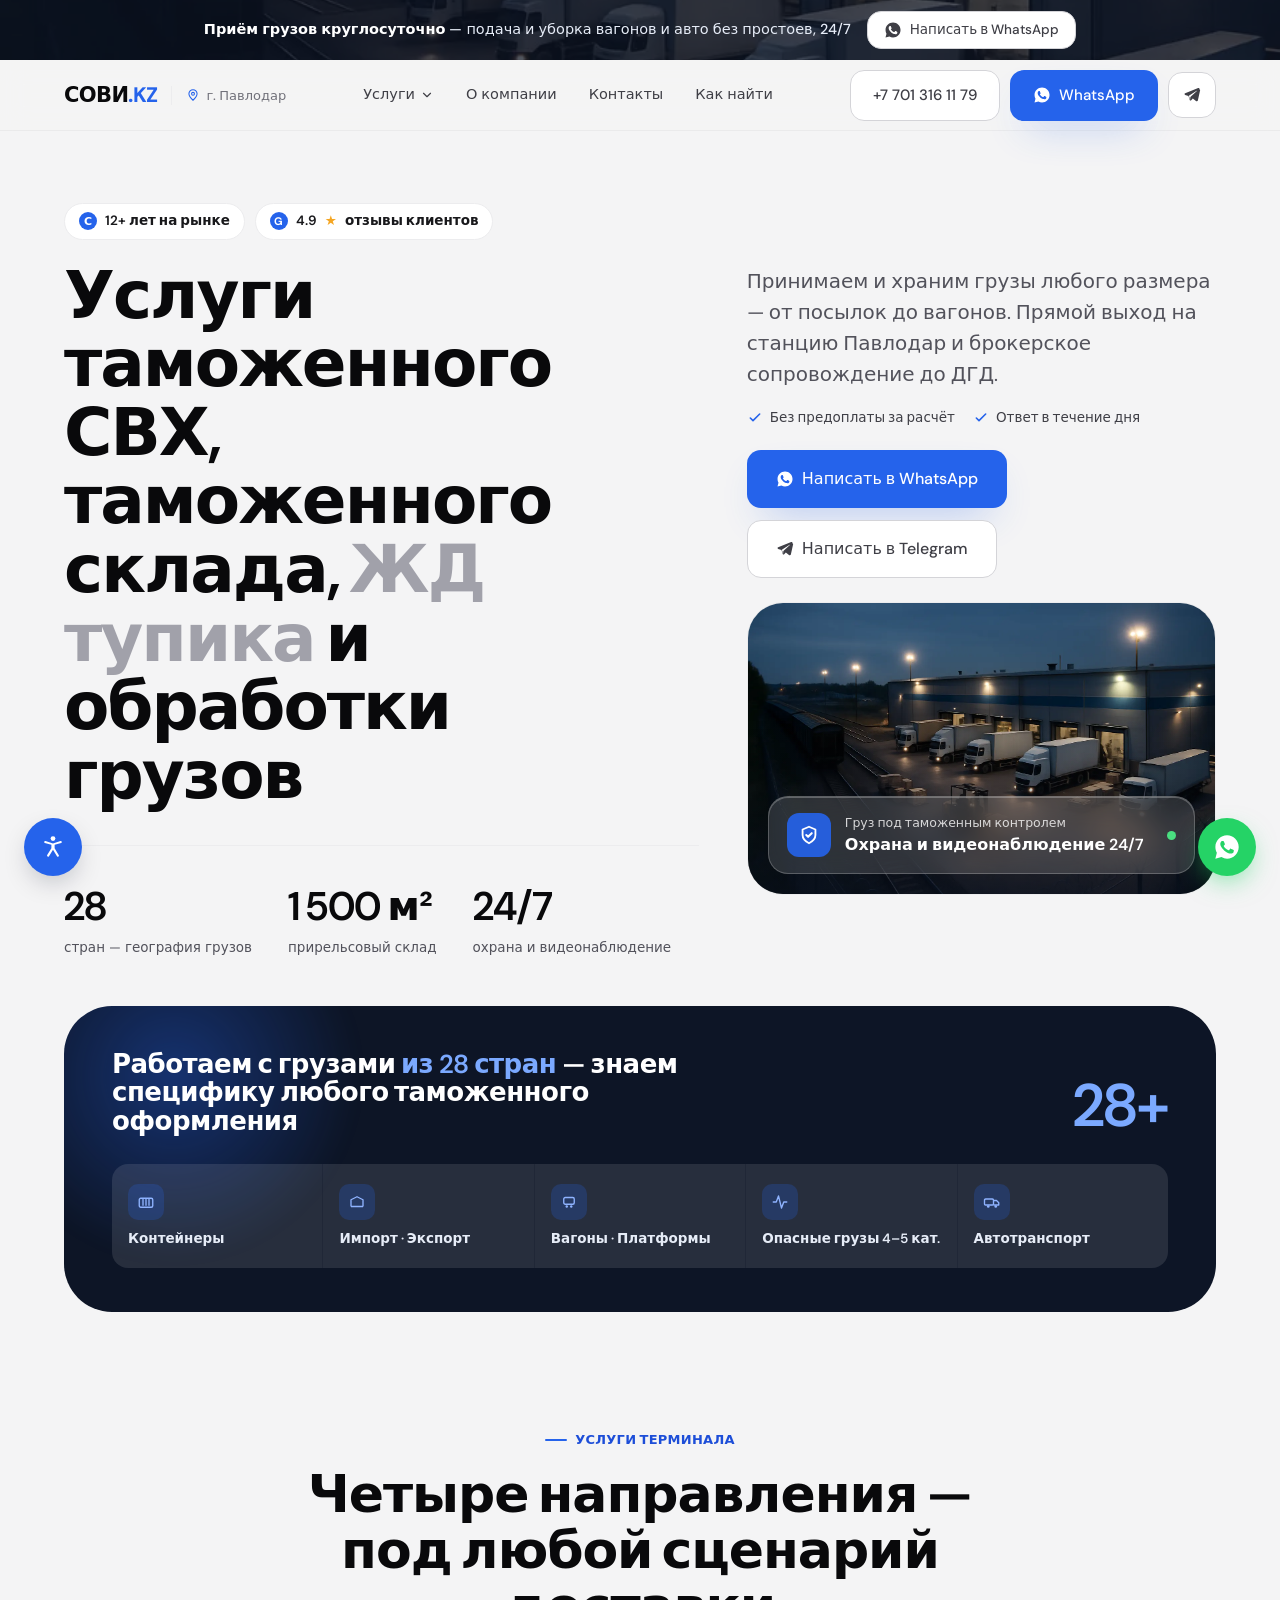
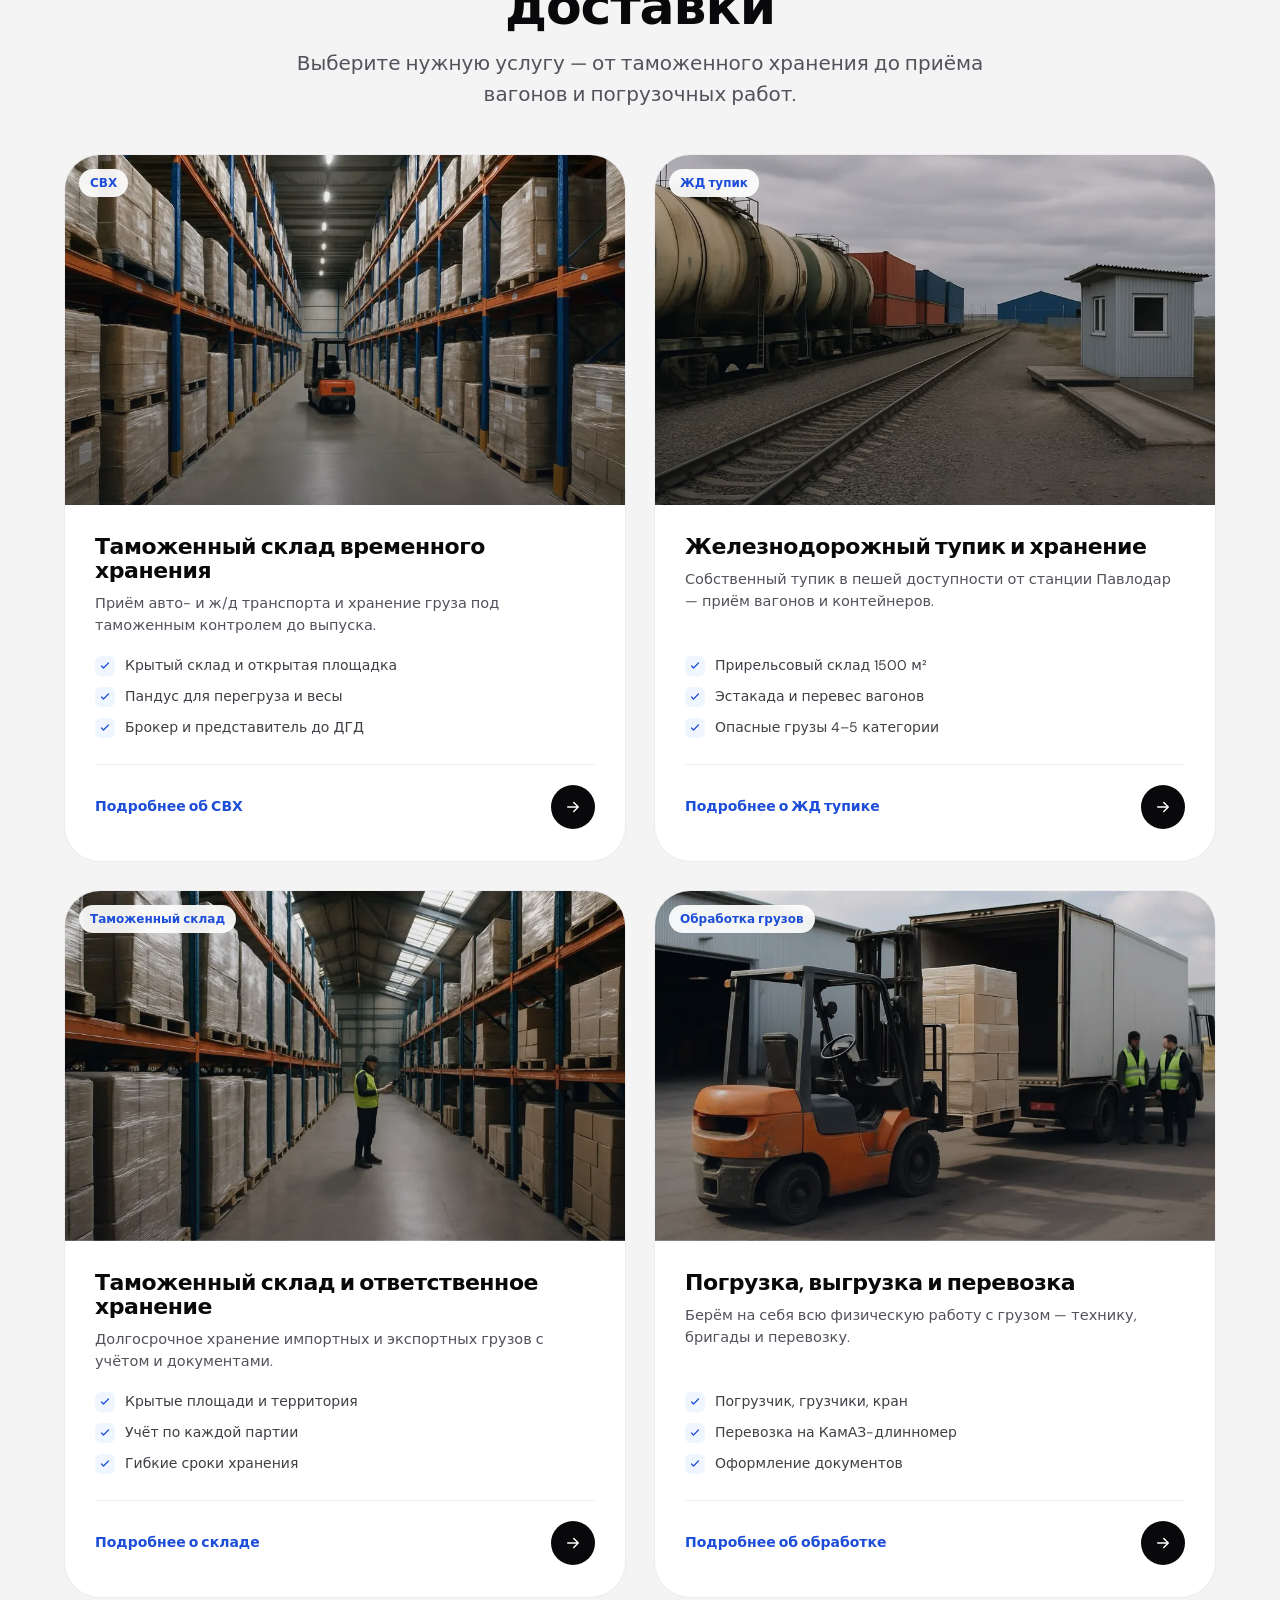
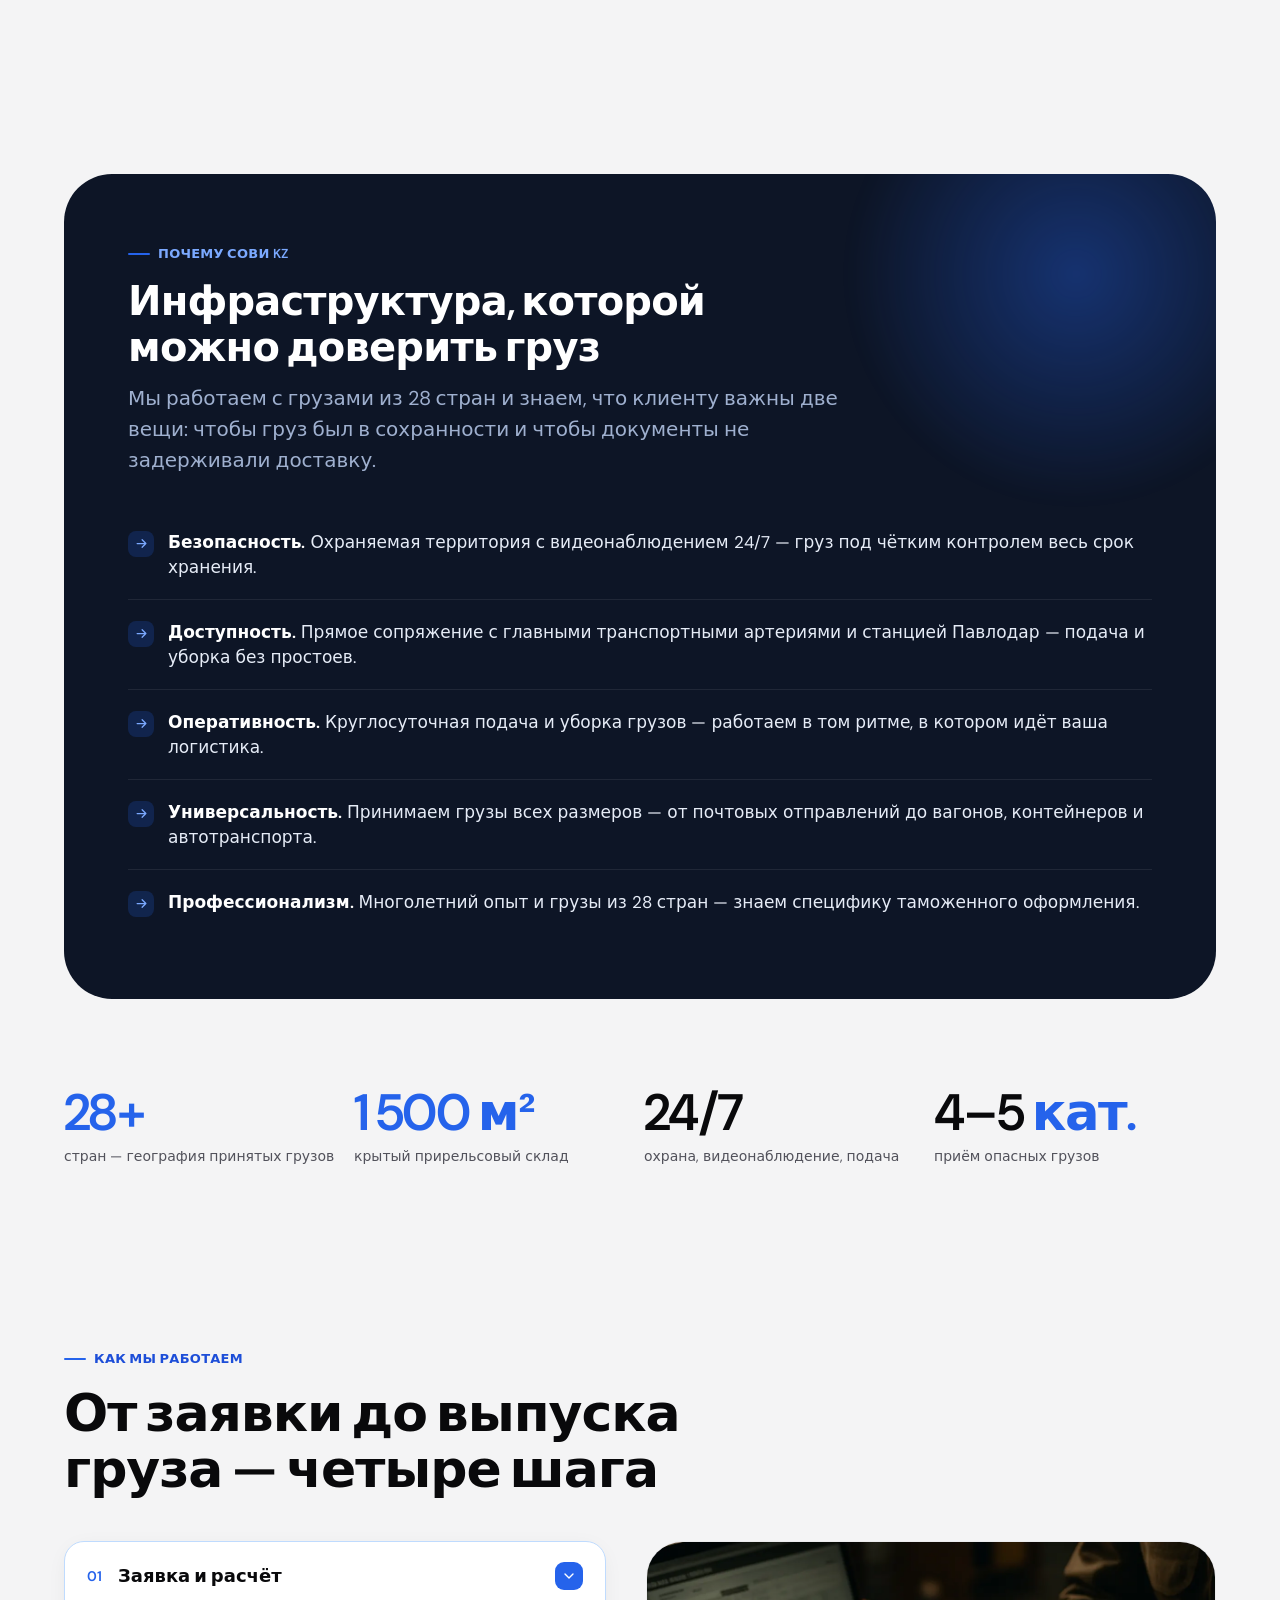
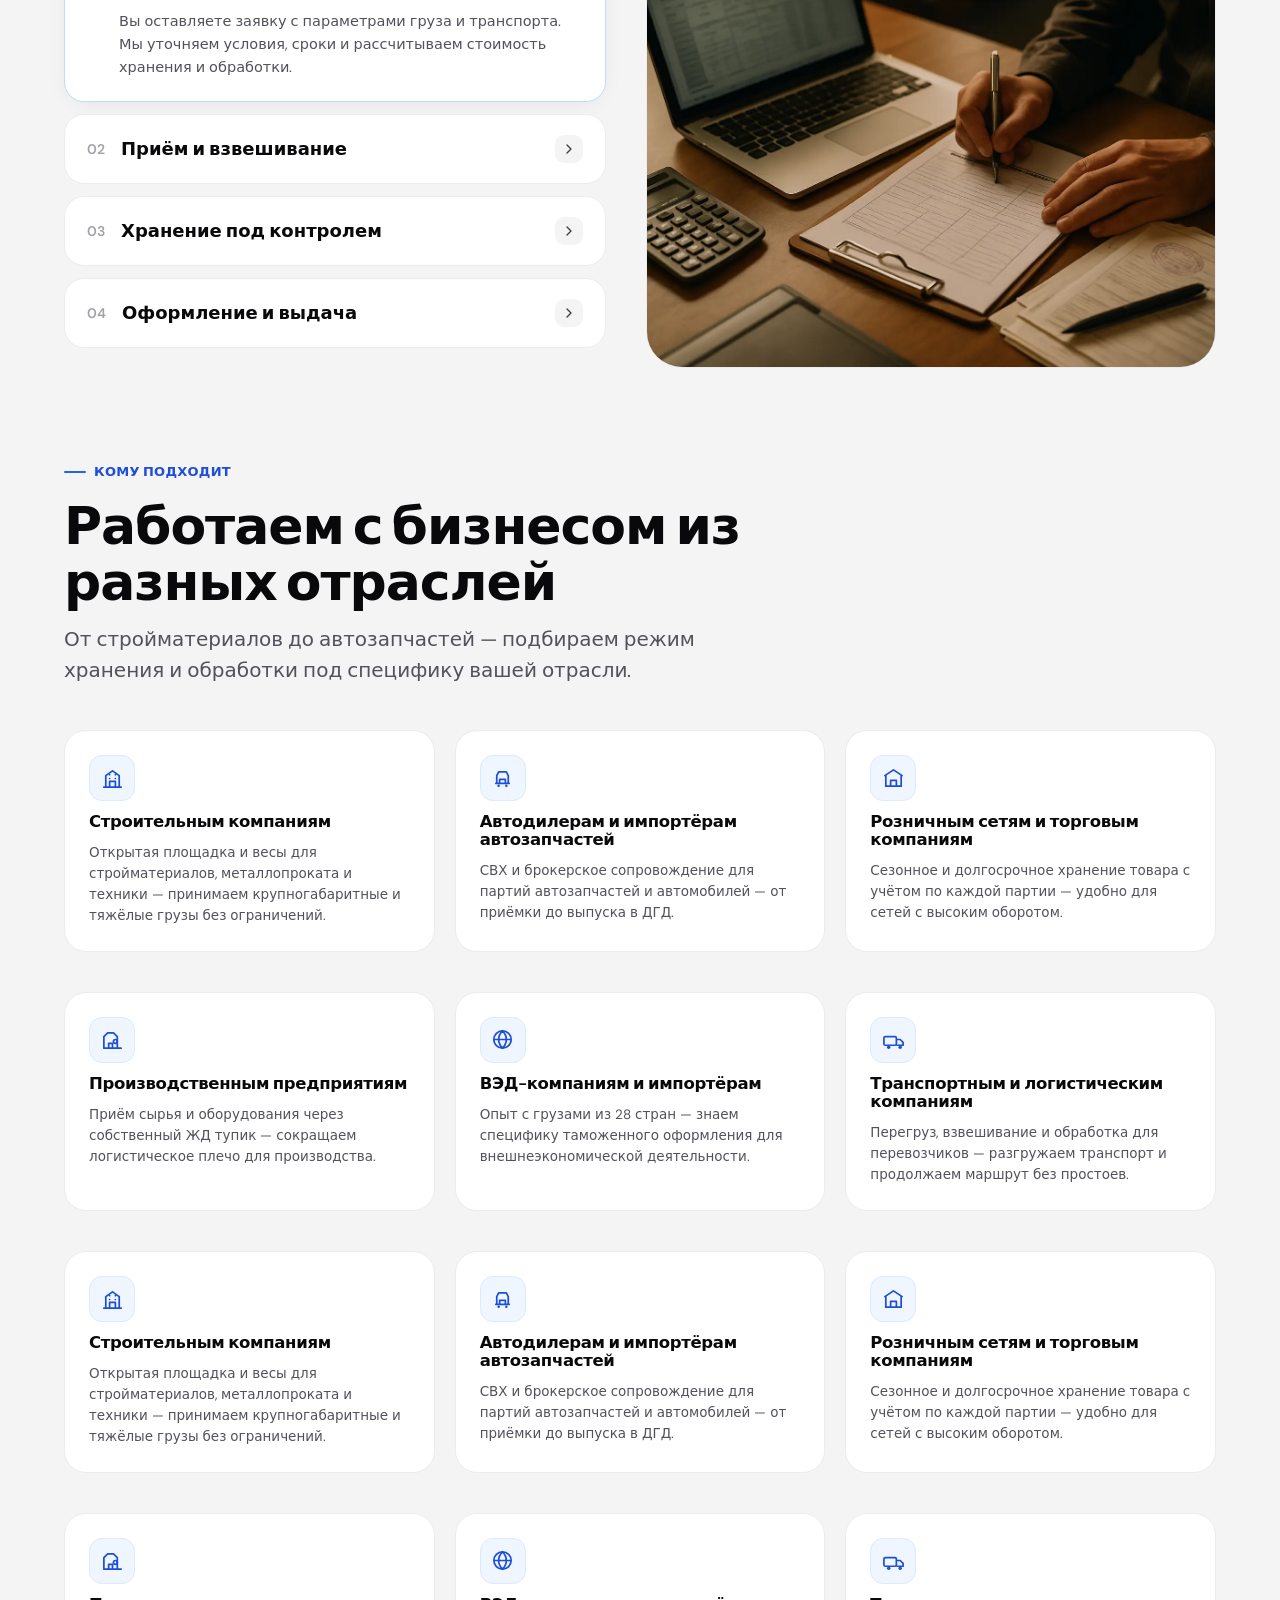
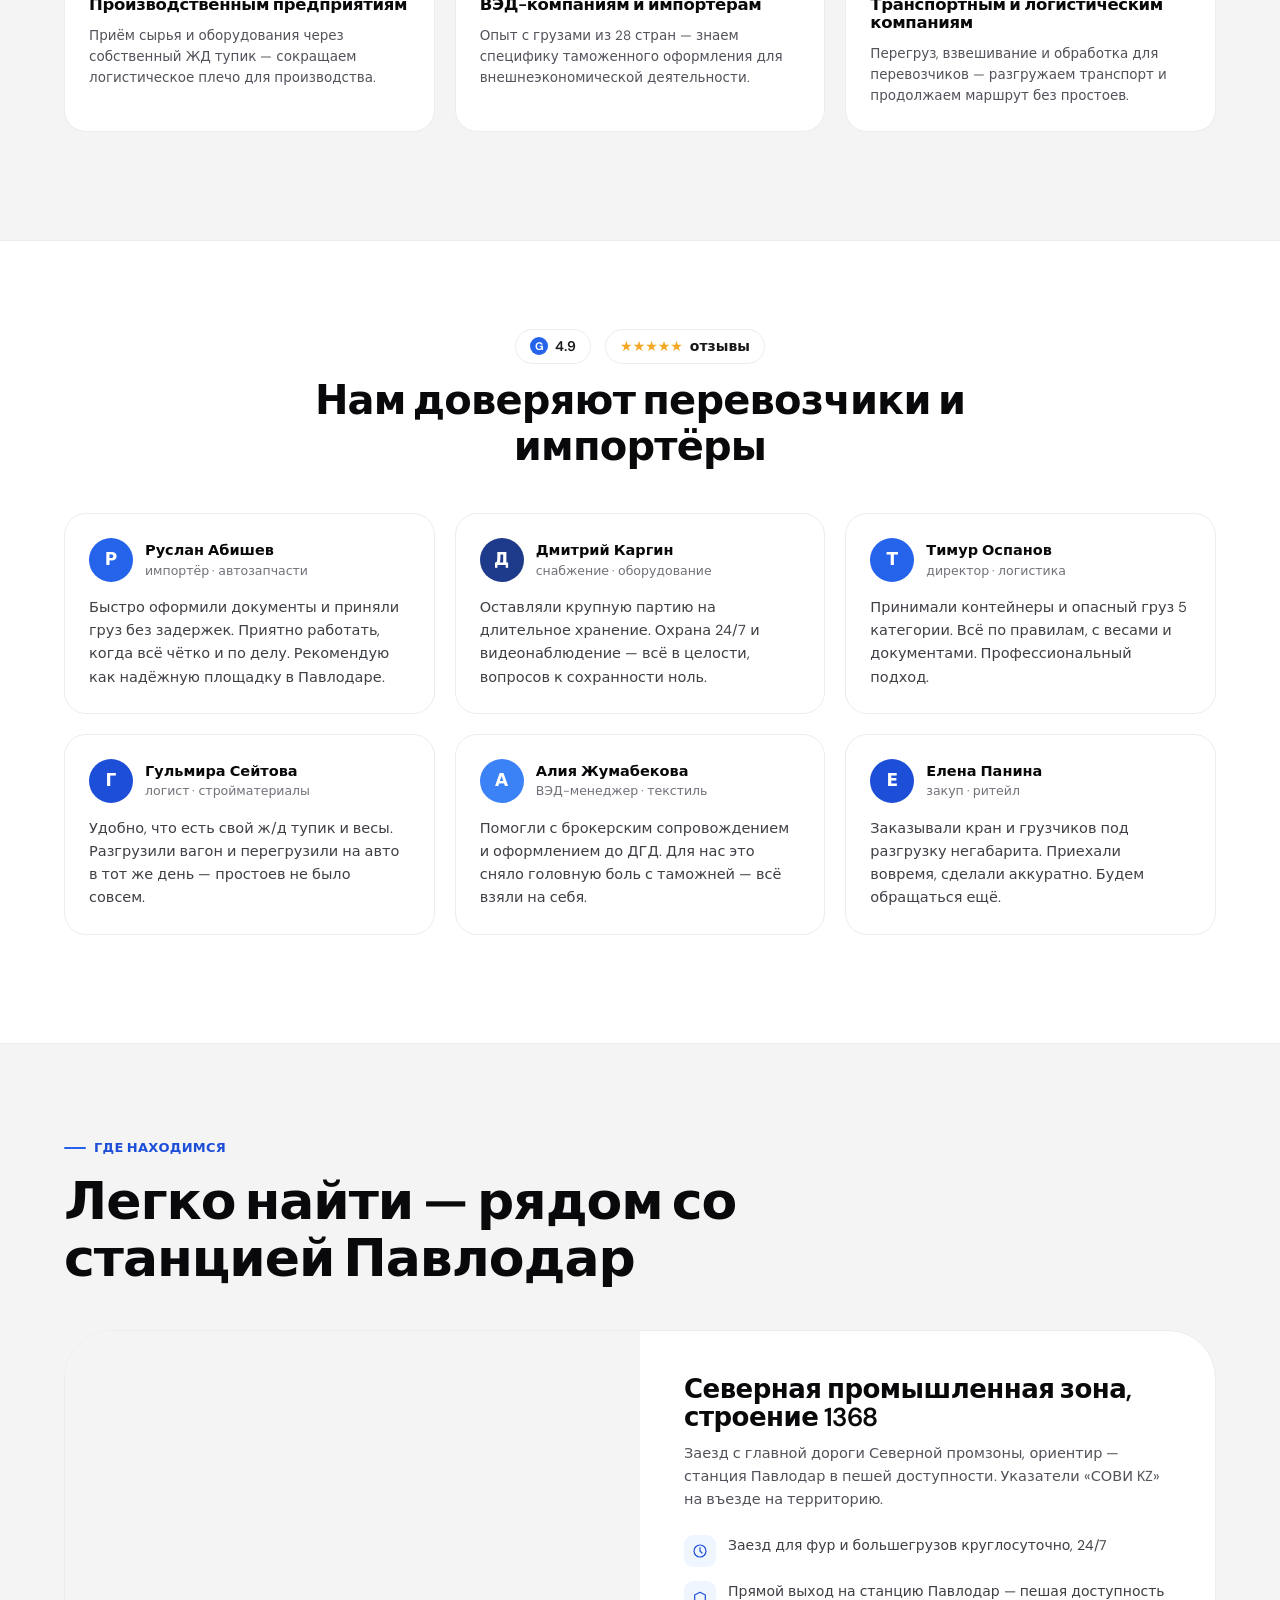
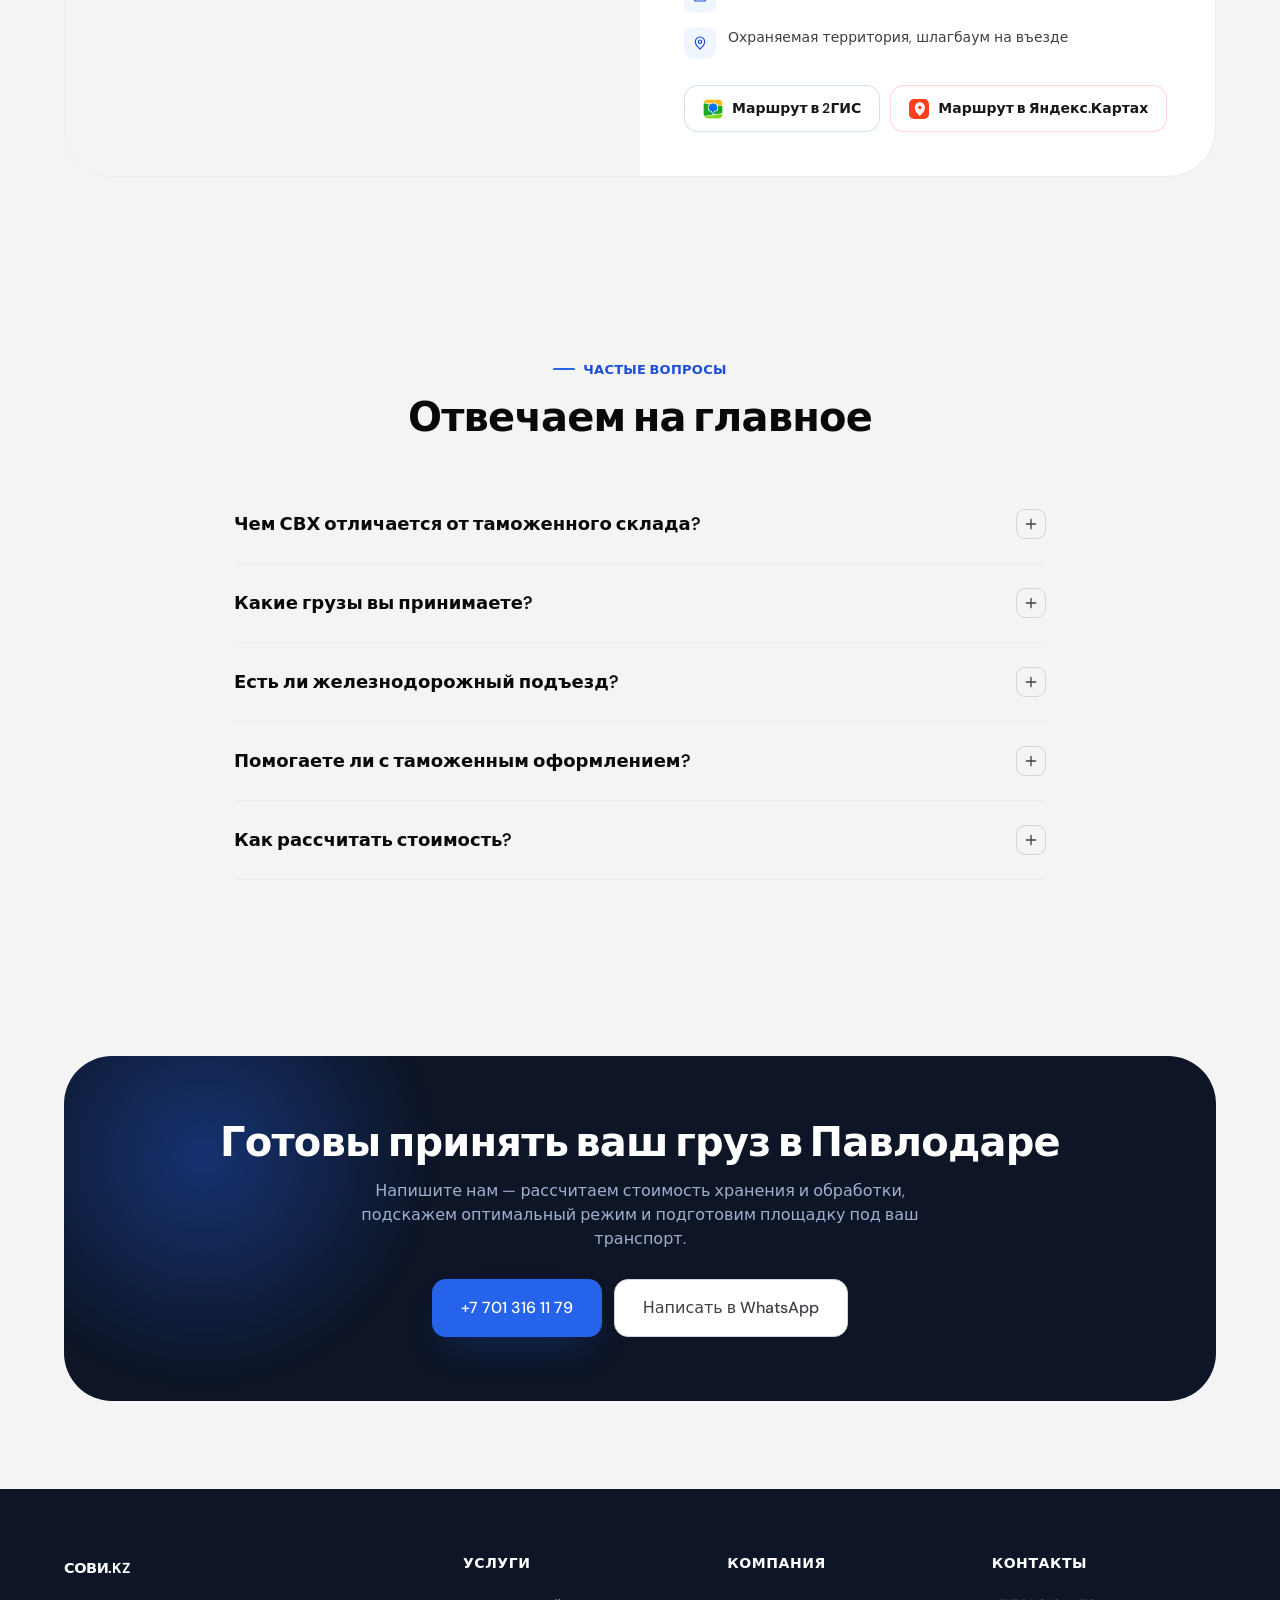
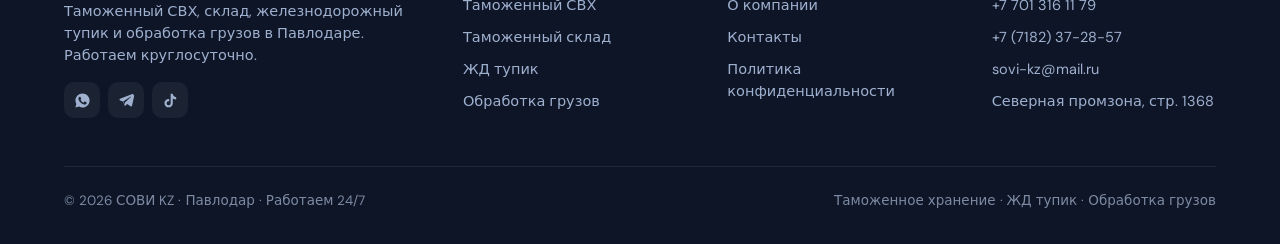
<file: index.html>
<!doctype html>
<html lang="ru">
<head>
<meta charset="utf-8">
<meta name="viewport" content="width=device-width,initial-scale=1">
<title>СОВИ KZ — таможенный СВХ, склад, ЖД тупик и обработка грузов в Павлодаре</title>
<meta name="description" content="СОВИ KZ — таможенный склад временного хранения (СВХ), таможенный склад, железнодорожный тупик и обработка грузов в Павлодаре. Охраняемая территория 24/7, прямой выход на станцию Павлодар, весы, перегруз, брокерское сопровождение.">
<link rel="canonical" href="https://xn--b1amql.kz/">
<meta property="og:title" content="СОВИ KZ — СВХ, таможенный склад, ЖД тупик, обработка грузов">
<meta property="og:description" content="Таможенный СВХ, склад, железнодорожный тупик и обработка грузов в Павлодаре. Работаем 24/7.">
<meta property="og:type" content="website">
<meta property="og:locale" content="ru_KZ">
<meta property="og:url" content="https://xn--b1amql.kz/">
<meta property="og:image" content="https://xn--b1amql.kz/assets/img/og-share.jpg">
<meta property="og:image:width" content="1200">
<meta property="og:image:height" content="630">
<meta name="twitter:card" content="summary_large_image">
<link rel="preconnect" href="https://fonts.googleapis.com">
<link rel="preconnect" href="https://fonts.gstatic.com" crossorigin><link href="https://fonts.googleapis.com/css2?family=DM+Sans:opsz,wght@9..40,400;9..40,500;9..40,600;9..40,700&display=swap" rel="stylesheet">
<link rel="stylesheet" href="assets/styles.css">
<link rel="icon" href="data:image/svg+xml,%3Csvg xmlns='http://www.w3.org/2000/svg' viewBox='0 0 32 32'%3E%3Crect width='32' height='32' rx='8' fill='%2309090b'/%3E%3Ctext x='11' y='23' font-family='Arial,Helvetica,sans-serif' font-size='19' font-weight='800' fill='%23ffffff'%3EC%3C/text%3E%3Crect x='19' y='18' width='10' height='10' rx='3' fill='%232563eb'/%3E%3C/svg%3E">
<script type="application/ld+json">
{"@context":"https://schema.org","@type":"LocalBusiness","name":"СОВИ KZ","description":"Таможенный склад временного хранения (СВХ), таможенный склад, железнодорожный тупик и обработка грузов в Павлодаре.","telephone":"+77013161179","email":"sovi-kz@mail.ru","url":"https://xn--b1amql.kz/","address":{"@type":"PostalAddress","streetAddress":"Северная промышленная зона, строение 1368","addressLocality":"Павлодар","addressCountry":"KZ"},"openingHours":"Mo-Su 00:00-24:00","areaServed":"Павлодар"}
</script>
<!-- Yandex.Metrika counter -->
<script type="text/javascript">
    (function(m,e,t,r,i,k,a){
        m[i]=m[i]||function(){(m[i].a=m[i].a||[]).push(arguments)};
        m[i].l=1*new Date();
        for (var j = 0; j < document.scripts.length; j++) {if (document.scripts[j].src === r) { return; }}
        k=e.createElement(t),a=e.getElementsByTagName(t)[0],k.async=1,k.src=r,a.parentNode.insertBefore(k,a)
    })(window, document,'script','https://mc.yandex.ru/metrika/tag.js?id=111553682', 'ym');

    ym(111553682, 'init', {ssr:true, webvisor:true, clickmap:true, ecommerce:"dataLayer", referrer: document.referrer, url: location.href, accurateTrackBounce:true, trackLinks:true});
</script>
<noscript><div><img src="https://mc.yandex.ru/watch/111553682" style="position:absolute; left:-9999px;" alt="" /></div></noscript>
<!-- /Yandex.Metrika counter -->
</head>
<body>

<!-- PROMO BAR -->
<div class="promo">
  <img class="promo-img" src="assets/img/hero-targeted-sm.webp" alt="" aria-hidden="true">
  <div class="wrap promo-in">
    <span><b>Приём грузов круглосуточно</b> <span class="promo-hide">— подача и уборка вагонов и авто без простоев, 24/7</span></span>
    <a href="https://wa.me/77013161179" class="btn btn-ghost" target="_blank" rel="noopener"><svg viewBox="0 0 24 24" fill="currentColor" width="18" height="18"><path d="M12.04 2c-5.52 0-10 4.48-10 10 0 1.77.46 3.45 1.27 4.9L2 22l5.25-1.38A9.96 9.96 0 0012.04 22c5.52 0 10-4.48 10-10s-4.48-10-10-10zm5.72 14.2c-.24.68-1.4 1.32-1.94 1.4-.5.08-1.12.11-1.8-.11-.42-.13-.96-.31-1.65-.6-2.9-1.25-4.8-4.16-4.94-4.36-.14-.2-1.18-1.57-1.18-3 0-1.42.75-2.12 1.02-2.41.27-.29.58-.36.78-.36h.55c.18 0 .42-.03.65.5.24.55.8 1.9.87 2.04.07.14.12.3.02.49-.1.19-.15.3-.29.46-.14.16-.3.36-.43.48-.14.14-.29.29-.13.57.17.28.75 1.24 1.62 2.01 1.11.99 2.05 1.3 2.33 1.44.28.14.44.12.6-.07.17-.19.71-.83.9-1.12.19-.28.38-.24.63-.14.26.1 1.63.77 1.91.91.28.14.47.21.53.33.07.12.07.68-.17 1.36z"/></svg>Написать в WhatsApp</a>
  </div>
</div>

<header class="nav">
  <div class="wrap nav-in">
    <div class="logo-group"><a href="index.html" class="logo">
      <span class="logo-mark"><svg viewBox="0 0 24 24" fill="none"><text x="12" y="16.7" text-anchor="middle" font-family="DM Sans, sans-serif" font-size="11.5" font-weight="800" letter-spacing="-0.6">SK</text></svg></span>
      СОВИ<span style="color:var(--blue-600)">.KZ</span>
    </a><span class="nav-city"><svg viewBox="0 0 24 24" fill="none"><path d="M12 21s7-6.3 7-11a7 7 0 10-14 0c0 4.7 7 11 7 11z" stroke="currentColor" stroke-width="1.8" stroke-linejoin="round"/><circle cx="12" cy="10" r="2.5" stroke="currentColor" stroke-width="1.8"/></svg><span>г. Павлодар</span></span></div>
    <nav class="nav-links" id="nav">
      <div class="has-drop">
        <button class="drop-trigger" type="button" style="background:none;border:0;font:inherit;color:var(--iron);cursor:pointer;padding:9px 14px;border-radius:10px;font-size:14.5px;font-weight:500" aria-haspopup="true">
          Услуги <svg class="dchev" viewBox="0 0 24 24" fill="none"><path d="M6 9l6 6 6-6" stroke="currentColor" stroke-width="2" stroke-linecap="round" stroke-linejoin="round"/></svg>
        </button>
        <div class="drop-panel">
          <div class="drop-grid">
            <a href="svh.html" class="drop-item"><span class="di"><svg viewBox="0 0 24 24" fill="none"><path d="M12 3l7 3v6c0 4-3 7-7 9-4-2-7-5-7-9V6z" stroke="currentColor" stroke-width="1.8" stroke-linejoin="round"/><path d="M9 12l2 2 4-4" stroke="currentColor" stroke-width="1.8" stroke-linecap="round" stroke-linejoin="round"/></svg></span><span><span class="dt">Таможенный СВХ</span><span class="dd">Приём и хранение под контролем</span></span></a>
            <a href="tamozhennyy-sklad.html" class="drop-item"><span class="di"><svg viewBox="0 0 24 24" fill="none"><rect x="4" y="3" width="16" height="18" rx="2" stroke="currentColor" stroke-width="1.8"/><path d="M8 8h8M8 12h8M8 16h5" stroke="currentColor" stroke-width="1.8" stroke-linecap="round"/></svg></span><span><span class="dt">Таможенный склад</span><span class="dd">Долгосрочное ответственное хранение</span></span></a>
            <a href="zhd-tupik.html" class="drop-item"><span class="di"><svg viewBox="0 0 24 24" fill="none"><rect x="5" y="6" width="14" height="9" rx="2" stroke="currentColor" stroke-width="1.8"/><circle cx="9" cy="18" r="1.6" fill="currentColor"/><circle cx="15" cy="18" r="1.6" fill="currentColor"/></svg></span><span><span class="dt">ЖД тупик</span><span class="dd">Прирельсовый склад, приём вагонов</span></span></a>
            <a href="obrabotka-gruzov.html" class="drop-item"><span class="di"><svg viewBox="0 0 24 24" fill="none"><rect x="2" y="8" width="12" height="8" rx="1.5" stroke="currentColor" stroke-width="1.8"/><path d="M14 10h4l3 3v3h-7" stroke="currentColor" stroke-width="1.8" stroke-linejoin="round"/><circle cx="7" cy="18" r="1.8" fill="currentColor"/><circle cx="17" cy="18" r="1.8" fill="currentColor"/></svg></span><span><span class="dt">Обработка грузов</span><span class="dd">Погрузчик, кран, перевозка</span></span></a>
          </div>
        </div>
      </div>
      <a href="o-kompanii.html">О компании</a>
      <a href="kontakty.html">Контакты</a>
      <a href="index.html#karta">Как найти</a>
    <div class="nav-mobile-extra"><span class="nme-city"><svg viewBox="0 0 24 24" fill="none"><path d="M12 21s7-6.3 7-11a7 7 0 10-14 0c0 4.7 7 11 7 11z" stroke="currentColor" stroke-width="1.8" stroke-linejoin="round"/><circle cx="12" cy="10" r="2.5" stroke="currentColor" stroke-width="1.8"/></svg><span>г. Павлодар</span></span><a href="tel:+77013161179" class="nme-phone"><svg viewBox="0 0 24 24" fill="none"><path d="M5 4h4l2 5-3 2a12 12 0 005 5l2-3 5 2v4a2 2 0 01-2 2A16 16 0 013 6a2 2 0 012-2z" stroke="currentColor" stroke-width="1.8" stroke-linejoin="round"/></svg><span>+7 701 316 11 79</span></a><a href="https://wa.me/77013161179" class="btn btn-primary" target="_blank" rel="noopener"><svg viewBox="0 0 24 24" fill="currentColor" width="18" height="18"><path d="M12.04 2c-5.52 0-10 4.48-10 10 0 1.77.46 3.45 1.27 4.9L2 22l5.25-1.38A9.96 9.96 0 0012.04 22c5.52 0 10-4.48 10-10s-4.48-10-10-10zm5.72 14.2c-.24.68-1.4 1.32-1.94 1.4-.5.08-1.12.11-1.8-.11-.42-.13-.96-.31-1.65-.6-2.9-1.25-4.8-4.16-4.94-4.36-.14-.2-1.18-1.57-1.18-3 0-1.42.75-2.12 1.02-2.41.27-.29.58-.36.78-.36h.55c.18 0 .42-.03.65.5.24.55.8 1.9.87 2.04.07.14.12.3.02.49-.1.19-.15.3-.29.46-.14.16-.3.36-.43.48-.14.14-.29.29-.13.57.17.28.75 1.24 1.62 2.01 1.11.99 2.05 1.3 2.33 1.44.28.14.44.12.6-.07.17-.19.71-.83.9-1.12.19-.28.38-.24.63-.14.26.1 1.63.77 1.91.91.28.14.47.21.53.33.07.12.07.68-.17 1.36z"/></svg>Написать в WhatsApp</a><a href="https://t.me/sovi_kz_pvl" class="btn btn-ghost" target="_blank" rel="noopener"><svg viewBox="0 0 24 24" fill="currentColor" width="18" height="18"><path d="M21.9 4.3c.3-1.1-.7-1.9-1.7-1.5L2.9 9.7c-1.1.4-1.1 1.9 0 2.3l4.4 1.4 1.7 5.4c.2.7 1.1.9 1.6.4l2.5-2.4 4.6 3.4c.8.6 1.9.2 2.1-.8l3.1-14.1zM7.8 12.9l10.4-6.5c.3-.2.6.1.3.4l-8.7 8-.3 3.4-1.7-5.3z"/></svg>Написать в Telegram</a></div></nav>
    <div class="nav-right"><div class="nav-cta">
      <a href="tel:+77013161179" class="btn btn-ghost nav-phone">+7 701 316 11 79</a>
      <a href="https://wa.me/77013161179" class="btn btn-primary" target="_blank" rel="noopener"><svg viewBox="0 0 24 24" fill="currentColor" width="18" height="18"><path d="M12.04 2c-5.52 0-10 4.48-10 10 0 1.77.46 3.45 1.27 4.9L2 22l5.25-1.38A9.96 9.96 0 0012.04 22c5.52 0 10-4.48 10-10s-4.48-10-10-10zm5.72 14.2c-.24.68-1.4 1.32-1.94 1.4-.5.08-1.12.11-1.8-.11-.42-.13-.96-.31-1.65-.6-2.9-1.25-4.8-4.16-4.94-4.36-.14-.2-1.18-1.57-1.18-3 0-1.42.75-2.12 1.02-2.41.27-.29.58-.36.78-.36h.55c.18 0 .42-.03.65.5.24.55.8 1.9.87 2.04.07.14.12.3.02.49-.1.19-.15.3-.29.46-.14.16-.3.36-.43.48-.14.14-.29.29-.13.57.17.28.75 1.24 1.62 2.01 1.11.99 2.05 1.3 2.33 1.44.28.14.44.12.6-.07.17-.19.71-.83.9-1.12.19-.28.38-.24.63-.14.26.1 1.63.77 1.91.91.28.14.47.21.53.33.07.12.07.68-.17 1.36z"/></svg>WhatsApp</a>
      <a href="https://t.me/sovi_kz_pvl" class="btn btn-ghost nav-tg" aria-label="Написать в Telegram" title="Telegram" target="_blank" rel="noopener"><svg viewBox="0 0 24 24" fill="currentColor" width="18" height="18"><path d="M21.9 4.3c.3-1.1-.7-1.9-1.7-1.5L2.9 9.7c-1.1.4-1.1 1.9 0 2.3l4.4 1.4 1.7 5.4c.2.7 1.1.9 1.6.4l2.5-2.4 4.6 3.4c.8.6 1.9.2 2.1-.8l3.1-14.1zM7.8 12.9l10.4-6.5c.3-.2.6.1.3.4l-8.7 8-.3 3.4-1.7-5.3z"/></svg></a>
    </div>
    </div><button class="burger" aria-label="Меню" type="button"><span></span><span></span><span></span></button>
  </div>
</header>

<main>
<!-- HERO -->
<section class="hero">
  <div class="wrap hero-grid">
    <div class="reveal in">
      <div class="hero-badges">
        <span class="tb"><span class="g">С</span>12+ лет на рынке</span>
        <span class="tb"><span class="g">G</span>4.9 <span class="star">★</span> отзывы клиентов</span>
      </div>
      <h1 class="display">Услуги таможенного СВХ, таможенного склада, <span class="grey-word">ЖД тупика</span> и обработки грузов</h1>
      <div class="hero-stats reveal-group">
        <div class="stat"><div class="num" data-count="28" data-suffix="">28</div><div class="lbl">стран&nbsp;— география грузов</div></div>
        <div class="stat"><div class="num" data-count="1500" data-suffix=" м²">1500 м²</div><div class="lbl">прирельсовый склад</div></div>
        <div class="stat"><div class="num">24/7</div><div class="lbl">охрана и видеонаблюдение</div></div>
      </div>
    </div>
    <div class="reveal in">
      <p class="lead" style="margin-bottom:18px;max-width:46ch">Принимаем и храним грузы любого размера — от посылок до вагонов. Прямой выход на станцию Павлодар и брокерское сопровождение до ДГД.</p>
      <div style="display:flex;gap:18px;flex-wrap:wrap;margin-bottom:22px">
        <span style="display:flex;align-items:center;gap:7px;font-size:13.5px;color:var(--iron);font-weight:500"><svg viewBox="0 0 24 24" fill="none" width="16" height="16" style="color:var(--blue-600)"><path d="M5 12l4 4 10-10" stroke="currentColor" stroke-width="2.4" stroke-linecap="round" stroke-linejoin="round"/></svg>Без предоплаты за расчёт</span>
        <span style="display:flex;align-items:center;gap:7px;font-size:13.5px;color:var(--iron);font-weight:500"><svg viewBox="0 0 24 24" fill="none" width="16" height="16" style="color:var(--blue-600)"><path d="M5 12l4 4 10-10" stroke="currentColor" stroke-width="2.4" stroke-linecap="round" stroke-linejoin="round"/></svg>Ответ в течение дня</span>
      </div>
      <div class="capture-label">Напишите нам — рассчитаем стоимость</div>
      <div class="hero-contact"><a href="https://wa.me/77013161179" class="btn btn-primary btn-lg" target="_blank" rel="noopener"><svg viewBox="0 0 24 24" fill="currentColor" width="18" height="18"><path d="M12.04 2c-5.52 0-10 4.48-10 10 0 1.77.46 3.45 1.27 4.9L2 22l5.25-1.38A9.96 9.96 0 0012.04 22c5.52 0 10-4.48 10-10s-4.48-10-10-10zm5.72 14.2c-.24.68-1.4 1.32-1.94 1.4-.5.08-1.12.11-1.8-.11-.42-.13-.96-.31-1.65-.6-2.9-1.25-4.8-4.16-4.94-4.36-.14-.2-1.18-1.57-1.18-3 0-1.42.75-2.12 1.02-2.41.27-.29.58-.36.78-.36h.55c.18 0 .42-.03.65.5.24.55.8 1.9.87 2.04.07.14.12.3.02.49-.1.19-.15.3-.29.46-.14.16-.3.36-.43.48-.14.14-.29.29-.13.57.17.28.75 1.24 1.62 2.01 1.11.99 2.05 1.3 2.33 1.44.28.14.44.12.6-.07.17-.19.71-.83.9-1.12.19-.28.38-.24.63-.14.26.1 1.63.77 1.91.91.28.14.47.21.53.33.07.12.07.68-.17 1.36z"/></svg>Написать в WhatsApp</a><a href="https://t.me/sovi_kz_pvl" class="btn btn-ghost btn-lg" target="_blank" rel="noopener"><svg viewBox="0 0 24 24" fill="currentColor" width="18" height="18"><path d="M21.9 4.3c.3-1.1-.7-1.9-1.7-1.5L2.9 9.7c-1.1.4-1.1 1.9 0 2.3l4.4 1.4 1.7 5.4c.2.7 1.1.9 1.6.4l2.5-2.4 4.6 3.4c.8.6 1.9.2 2.1-.8l3.1-14.1zM7.8 12.9l10.4-6.5c.3-.2.6.1.3.4l-8.7 8-.3 3.4-1.7-5.3z"/></svg>Написать в Telegram</a></div>
      <div class="hero-photo img-reveal" style="margin-top:24px;aspect-ratio:16/10">
        <img src="assets/img/hero-targeted.webp" alt="Терминал СОВИ KZ с высоты: приём фур, погрузка и железнодорожный состав" loading="eager">
        <div class="glass-card">
          <div class="gi"><svg viewBox="0 0 24 24" fill="none"><path d="M9 12l2 2 4-4" stroke="currentColor" stroke-width="2.2" stroke-linecap="round" stroke-linejoin="round"/><path d="M12 3l7 3v6c0 4-3 7-7 9-4-2-7-5-7-9V6z" stroke="currentColor" stroke-width="2" stroke-linejoin="round"/></svg></div>
          <div style="flex:1"><div class="gk">Груз под таможенным контролем</div><div class="gv">Охрана и видеонаблюдение 24/7</div></div>
          <span class="pulse-dot" title="онлайн"></span>
        </div>
      </div>
    </div>
  </div>
</section>

<!-- TRUST BLOCK: 28 countries as a competitive-advantage feature -->
<section style="padding:8px 0 24px">
  <div class="wrap">
    <div class="trust-block reveal">
      <div class="dark-glow"></div>
      <div class="trust-head">
        <h3>Работаем с грузами <span style="color:#7ba9ff">из 28 стран</span> — знаем специфику любого таможенного оформления</h3>
        <div class="th-num"><span data-count="28" data-suffix="">28</span><span>+</span></div>
      </div>
      <div class="trust-grid">
        <div class="trust-cell"><span class="tc-i"><svg viewBox="0 0 24 24" fill="none"><rect x="3" y="7" width="18" height="12" rx="2" stroke="currentColor" stroke-width="1.8"/><path d="M8 7v10M12 7v10M16 7v10" stroke="currentColor" stroke-width="1.8"/></svg></span><span class="tc-t">Контейнеры</span></div>
        <div class="trust-cell"><span class="tc-i"><svg viewBox="0 0 24 24" fill="none"><path d="M4 18V9l8-4 8 4v9M4 18h16" stroke="currentColor" stroke-width="1.8" stroke-linejoin="round"/></svg></span><span class="tc-t">Импорт · Экспорт</span></div>
        <div class="trust-cell"><span class="tc-i"><svg viewBox="0 0 24 24" fill="none"><rect x="5" y="6" width="14" height="9" rx="2" stroke="currentColor" stroke-width="1.8"/><circle cx="9" cy="18" r="1.6" fill="currentColor"/><circle cx="15" cy="18" r="1.6" fill="currentColor"/></svg></span><span class="tc-t">Вагоны · Платформы</span></div>
        <div class="trust-cell"><span class="tc-i"><svg viewBox="0 0 24 24" fill="none"><path d="M3 12h4l3-8 4 16 3-8h4" stroke="currentColor" stroke-width="1.8" stroke-linecap="round" stroke-linejoin="round"/></svg></span><span class="tc-t">Опасные грузы 4–5 кат.</span></div>
        <div class="trust-cell"><span class="tc-i"><svg viewBox="0 0 24 24" fill="none"><rect x="2" y="8" width="12" height="8" rx="1.5" stroke="currentColor" stroke-width="1.8"/><path d="M14 10h4l3 3v3h-7" stroke="currentColor" stroke-width="1.8" stroke-linejoin="round"/><circle cx="7" cy="18" r="1.8" fill="currentColor"/><circle cx="17" cy="18" r="1.8" fill="currentColor"/></svg></span><span class="tc-t">Автотранспорт</span></div>
      </div>
    </div>
  </div>
</section>

<!-- SERVICES (image-top cards) -->
<section id="uslugi">
  <div class="wrap">
    <div class="sec-head reveal" style="text-align:center;margin-left:auto;margin-right:auto">
      <span class="eyebrow" style="justify-content:center">Услуги терминала</span>
      <h2 class="h-lg">Четыре направления —<br>под любой сценарий доставки</h2>
      <p class="lead" style="margin-left:auto;margin-right:auto">Выберите нужную услугу — от таможенного хранения до приёма вагонов и погрузочных работ.</p>
    </div>
    <div class="grid g-2 reveal-group" style="gap:28px">
      <a href="svh.html" class="svc">
        <div class="svc-media photo img-reveal in"><span class="m-badge">СВХ</span><img src="assets/img/svh-cover-sm.webp" alt="Крытый склад временного хранения со стеллажами и грузами" loading="lazy"></div>
        <div class="svc-body">
          <h3>Таможенный склад временного хранения</h3>
          <p>Приём авто- и ж/д транспорта и хранение груза под таможенным контролем до выпуска.</p>
          <ul class="svc-feats">
            <li><span class="fk"><svg viewBox="0 0 24 24" fill="none"><path d="M5 12l4 4 10-10" stroke="currentColor" stroke-width="2.4" stroke-linecap="round" stroke-linejoin="round"/></svg></span>Крытый склад и открытая площадка</li>
            <li><span class="fk"><svg viewBox="0 0 24 24" fill="none"><path d="M5 12l4 4 10-10" stroke="currentColor" stroke-width="2.4" stroke-linecap="round" stroke-linejoin="round"/></svg></span>Пандус для перегруза и весы</li>
            <li><span class="fk"><svg viewBox="0 0 24 24" fill="none"><path d="M5 12l4 4 10-10" stroke="currentColor" stroke-width="2.4" stroke-linecap="round" stroke-linejoin="round"/></svg></span>Брокер и представитель до ДГД</li>
          </ul>
          <div class="svc-foot"><span class="card-link">Подробнее об СВХ</span><span class="svc-go"><svg viewBox="0 0 24 24" fill="none"><path d="M5 12h14M13 6l6 6-6 6" stroke="currentColor" stroke-width="2" stroke-linecap="round" stroke-linejoin="round"/></svg></span></div>
        </div>
      </a>
      <a href="zhd-tupik.html" class="svc">
        <div class="svc-media photo img-reveal in"><span class="m-badge">ЖД тупик</span><img src="assets/img/zhd-cover-sm.webp" alt="Грузовой железнодорожный состав на подъездном пути" loading="lazy"></div>
        <div class="svc-body">
          <h3>Железнодорожный тупик и хранение</h3>
          <p>Собственный тупик в пешей доступности от станции Павлодар — приём вагонов и контейнеров.</p>
          <ul class="svc-feats">
            <li><span class="fk"><svg viewBox="0 0 24 24" fill="none"><path d="M5 12l4 4 10-10" stroke="currentColor" stroke-width="2.4" stroke-linecap="round" stroke-linejoin="round"/></svg></span>Прирельсовый склад 1500 м²</li>
            <li><span class="fk"><svg viewBox="0 0 24 24" fill="none"><path d="M5 12l4 4 10-10" stroke="currentColor" stroke-width="2.4" stroke-linecap="round" stroke-linejoin="round"/></svg></span>Эстакада и перевес вагонов</li>
            <li><span class="fk"><svg viewBox="0 0 24 24" fill="none"><path d="M5 12l4 4 10-10" stroke="currentColor" stroke-width="2.4" stroke-linecap="round" stroke-linejoin="round"/></svg></span>Опасные грузы 4–5 категории</li>
          </ul>
          <div class="svc-foot"><span class="card-link">Подробнее о ЖД тупике</span><span class="svc-go"><svg viewBox="0 0 24 24" fill="none"><path d="M5 12h14M13 6l6 6-6 6" stroke="currentColor" stroke-width="2" stroke-linecap="round" stroke-linejoin="round"/></svg></span></div>
        </div>
      </a>
      <a href="tamozhennyy-sklad.html" class="svc">
        <div class="svc-media photo img-reveal in"><span class="m-badge">Таможенный склад</span><img src="assets/img/sklad-cover-sm.webp" alt="Складские стеллажи с товарами в длинном проходе" loading="lazy"></div>
        <div class="svc-body">
          <h3>Таможенный склад и ответственное хранение</h3>
          <p>Долгосрочное хранение импортных и экспортных грузов с учётом и документами.</p>
          <ul class="svc-feats">
            <li><span class="fk"><svg viewBox="0 0 24 24" fill="none"><path d="M5 12l4 4 10-10" stroke="currentColor" stroke-width="2.4" stroke-linecap="round" stroke-linejoin="round"/></svg></span>Крытые площади и территория</li>
            <li><span class="fk"><svg viewBox="0 0 24 24" fill="none"><path d="M5 12l4 4 10-10" stroke="currentColor" stroke-width="2.4" stroke-linecap="round" stroke-linejoin="round"/></svg></span>Учёт по каждой партии</li>
            <li><span class="fk"><svg viewBox="0 0 24 24" fill="none"><path d="M5 12l4 4 10-10" stroke="currentColor" stroke-width="2.4" stroke-linecap="round" stroke-linejoin="round"/></svg></span>Гибкие сроки хранения</li>
          </ul>
          <div class="svc-foot"><span class="card-link">Подробнее о складе</span><span class="svc-go"><svg viewBox="0 0 24 24" fill="none"><path d="M5 12h14M13 6l6 6-6 6" stroke="currentColor" stroke-width="2" stroke-linecap="round" stroke-linejoin="round"/></svg></span></div>
        </div>
      </a>
      <a href="obrabotka-gruzov.html" class="svc">
        <div class="svc-media photo img-reveal in"><span class="m-badge">Обработка грузов</span><img src="assets/img/obr-cover-sm.webp" alt="Магистральный тягач с полуприцепом на трассе" loading="lazy"></div>
        <div class="svc-body">
          <h3>Погрузка, выгрузка и перевозка</h3>
          <p>Берём на себя всю физическую работу с грузом — технику, бригады и перевозку.</p>
          <ul class="svc-feats">
            <li><span class="fk"><svg viewBox="0 0 24 24" fill="none"><path d="M5 12l4 4 10-10" stroke="currentColor" stroke-width="2.4" stroke-linecap="round" stroke-linejoin="round"/></svg></span>Погрузчик, грузчики, кран</li>
            <li><span class="fk"><svg viewBox="0 0 24 24" fill="none"><path d="M5 12l4 4 10-10" stroke="currentColor" stroke-width="2.4" stroke-linecap="round" stroke-linejoin="round"/></svg></span>Перевозка на КамАЗ-длинномер</li>
            <li><span class="fk"><svg viewBox="0 0 24 24" fill="none"><path d="M5 12l4 4 10-10" stroke="currentColor" stroke-width="2.4" stroke-linecap="round" stroke-linejoin="round"/></svg></span>Оформление документов</li>
          </ul>
          <div class="svc-foot"><span class="card-link">Подробнее об обработке</span><span class="svc-go"><svg viewBox="0 0 24 24" fill="none"><path d="M5 12h14M13 6l6 6-6 6" stroke="currentColor" stroke-width="2" stroke-linecap="round" stroke-linejoin="round"/></svg></span></div>
        </div>
      </a>
    </div>
  </div>
</section>

<!-- ADVANTAGES (dark) -->
<section>
  <div class="wrap">
    <div class="dark reveal">
      <div class="dark-glow"></div>
      <div style="position:relative;max-width:720px">
        <span class="eyebrow" style="color:#7ba9ff">Почему СОВИ KZ</span>
        <h2 class="h-md" style="margin:16px 0 12px">Инфраструктура, которой можно доверить груз</h2>
        <p class="lead">Мы работаем с грузами из 28 стран и знаем, что клиенту важны две вещи: чтобы груз был в сохранности и чтобы документы не задерживали доставку.</p>
      </div>
      <ul class="arrow-list" style="position:relative;margin-top:36px">
        <li><span class="ai"><svg viewBox="0 0 24 24" fill="none"><path d="M5 12h14M13 6l6 6-6 6" stroke="currentColor" stroke-width="2" stroke-linecap="round" stroke-linejoin="round"/></svg></span><span><strong>Безопасность.</strong> Охраняемая территория с видеонаблюдением 24/7 — груз под чётким контролем весь срок хранения.</span></li>
        <li><span class="ai"><svg viewBox="0 0 24 24" fill="none"><path d="M5 12h14M13 6l6 6-6 6" stroke="currentColor" stroke-width="2" stroke-linecap="round" stroke-linejoin="round"/></svg></span><span><strong>Доступность.</strong> Прямое сопряжение с главными транспортными артериями и станцией Павлодар — подача и уборка без простоев.</span></li>
        <li><span class="ai"><svg viewBox="0 0 24 24" fill="none"><path d="M5 12h14M13 6l6 6-6 6" stroke="currentColor" stroke-width="2" stroke-linecap="round" stroke-linejoin="round"/></svg></span><span><strong>Оперативность.</strong> Круглосуточная подача и уборка грузов — работаем в том ритме, в котором идёт ваша логистика.</span></li>
        <li><span class="ai"><svg viewBox="0 0 24 24" fill="none"><path d="M5 12h14M13 6l6 6-6 6" stroke="currentColor" stroke-width="2" stroke-linecap="round" stroke-linejoin="round"/></svg></span><span><strong>Универсальность.</strong> Принимаем грузы всех размеров — от почтовых отправлений до вагонов, контейнеров и автотранспорта.</span></li>
        <li><span class="ai"><svg viewBox="0 0 24 24" fill="none"><path d="M5 12h14M13 6l6 6-6 6" stroke="currentColor" stroke-width="2" stroke-linecap="round" stroke-linejoin="round"/></svg></span><span><strong>Профессионализм.</strong> Многолетний опыт и грузы из 28 стран — знаем специфику таможенного оформления.</span></li>
      </ul>
    </div>
  </div>
</section>

<!-- STATS -->
<section style="padding-top:0">
  <div class="wrap">
    <div class="stats-band reveal-group">
      <div class="s"><div class="n"><span data-count="28" data-suffix="+">28+</span></div><div class="t">стран — география принятых грузов</div></div>
      <div class="s"><div class="n"><span data-count="1500" data-suffix=" м²">1500 м²</span></div><div class="t">крытый прирельсовый склад</div></div>
      <div class="s"><div class="n">24/7</div><div class="t">охрана, видеонаблюдение, подача</div></div>
      <div class="s"><div class="n">4–5 <span>кат.</span></div><div class="t">приём опасных грузов</div></div>
    </div>
  </div>
</section>

<!-- PROCESS with visual -->
<section>
  <div class="wrap">
    <div class="sec-head reveal">
      <span class="eyebrow">Как мы работаем</span>
      <h2 class="h-lg">От заявки до выпуска груза — четыре шага</h2>
    </div>
    <div class="proc-grid">
      <div class="acc reveal">
        <div class="acc-item" data-image="assets/img/step1-application.webp" data-image-alt="Оформление заявки на хранение груза: расчёт стоимости"><button class="acc-head"><span class="acc-n">01</span><span class="acc-t">Заявка и расчёт</span><span class="acc-chev"><svg viewBox="0 0 24 24" fill="none" width="16" height="16"><path d="M9 6l6 6-6 6" stroke="currentColor" stroke-width="2" stroke-linecap="round" stroke-linejoin="round"/></svg></span></button><div class="acc-card-img"><img src="assets/img/step1-application-sm.webp" alt="Оформление заявки на хранение груза: расчёт стоимости" loading="lazy"></div><div class="acc-body"><p>Вы оставляете заявку с параметрами груза и транспорта. Мы уточняем условия, сроки и рассчитываем стоимость хранения и обработки.</p></div></div>
        <div class="acc-item" data-image="assets/img/step2-weighing.webp" data-image-alt="Взвешивание фуры на весовой платформе терминала"><button class="acc-head"><span class="acc-n">02</span><span class="acc-t">Приём и взвешивание</span><span class="acc-chev"><svg viewBox="0 0 24 24" fill="none" width="16" height="16"><path d="M9 6l6 6-6 6" stroke="currentColor" stroke-width="2" stroke-linecap="round" stroke-linejoin="round"/></svg></span></button><div class="acc-card-img"><img src="assets/img/step2-weighing-sm.webp" alt="Взвешивание фуры на весовой платформе терминала" loading="lazy"></div><div class="acc-body"><p>Принимаем авто- или ж/д транспорт, взвешиваем на весах для вагонов и автомобилей, размещаем на крытом складе или открытой площадке.</p></div></div>
        <div class="acc-item" data-image="assets/img/sklad-cover.webp" data-image-alt="Хранение груза на складе под охраной"><button class="acc-head"><span class="acc-n">03</span><span class="acc-t">Хранение под контролем</span><span class="acc-chev"><svg viewBox="0 0 24 24" fill="none" width="16" height="16"><path d="M9 6l6 6-6 6" stroke="currentColor" stroke-width="2" stroke-linecap="round" stroke-linejoin="round"/></svg></span></button><div class="acc-card-img"><img src="assets/img/sklad-cover-sm.webp" alt="Хранение груза на складе под охраной" loading="lazy"></div><div class="acc-body"><p>Груз хранится на охраняемой территории с видеонаблюдением 24/7. При необходимости — перегруз, перевес, погрузочно-разгрузочные работы.</p></div></div>
        <div class="acc-item" data-image="assets/img/step4-handover.webp" data-image-alt="Передача и подписание документов при выдаче груза"><button class="acc-head"><span class="acc-n">04</span><span class="acc-t">Оформление и выдача</span><span class="acc-chev"><svg viewBox="0 0 24 24" fill="none" width="16" height="16"><path d="M9 6l6 6-6 6" stroke="currentColor" stroke-width="2" stroke-linecap="round" stroke-linejoin="round"/></svg></span></button><div class="acc-card-img"><img src="assets/img/step4-handover-sm.webp" alt="Передача и подписание документов при выдаче груза" loading="lazy"></div><div class="acc-body"><p>Представитель и брокер сопровождают оформление документов до завершения доставки в ДГД. Отгружаем груз выбранным транспортом.</p></div></div>
      </div>
      <div class="proc-visual reveal">
        <img src="assets/img/step1-application.webp" alt="Оформление заявки на хранение груза: расчёт стоимости" loading="lazy">
      </div>
    </div>
  </div>
</section>

<!-- INDUSTRIES SERVED -->
<section style="padding-top:0">
  <div class="wrap">
    <div class="sec-head reveal">
      <span class="eyebrow">Кому подходит</span>
      <h2 class="h-lg">Работаем с бизнесом из разных отраслей</h2>
      <p class="lead">От стройматериалов до автозапчастей — подбираем режим хранения и обработки под специфику вашей отрасли.</p>
    </div>
    <div class="mini-tgrid reveal-group" style="grid-template-columns:repeat(3,1fr)">
      <a href="tamozhennyy-sklad.html" class="tcard acard">
        <span class="ac-i"><svg viewBox="0 0 24 24" fill="none"><path d="M3 21h18M5 21V9l7-5 7 5v12M9 21v-6h6v6M9 12h.01M15 12h.01M9 8h.01M15 8h.01" stroke="currentColor" stroke-width="1.8" stroke-linecap="round" stroke-linejoin="round"/></svg></span>
        <h3>Строительным компаниям</h3>
        <p>Открытая площадка и весы для стройматериалов, металлопроката и техники — принимаем крупногабаритные и тяжёлые грузы без ограничений.</p>
      </a>
      <a href="svh.html" class="tcard acard">
        <span class="ac-i"><svg viewBox="0 0 24 24" fill="none"><path d="M5 17h14M6 17V9l2-4h8l2 4v8M9 17v-4h6v4" stroke="currentColor" stroke-width="1.8" stroke-linecap="round" stroke-linejoin="round"/><circle cx="8" cy="19.5" r="1.3" fill="currentColor"/><circle cx="16" cy="19.5" r="1.3" fill="currentColor"/></svg></span>
        <h3>Автодилерам и импортёрам автозапчастей</h3>
        <p>СВХ и брокерское сопровождение для партий автозапчастей и автомобилей — от приёмки до выпуска в ДГД.</p>
      </a>
      <a href="tamozhennyy-sklad.html" class="tcard acard">
        <span class="ac-i"><svg viewBox="0 0 24 24" fill="none"><path d="M3 9l9-6 9 6M4 9v11h16V9M9 20v-6h6v6" stroke="currentColor" stroke-width="1.8" stroke-linecap="round" stroke-linejoin="round"/></svg></span>
        <h3>Розничным сетям и торговым компаниям</h3>
        <p>Сезонное и долгосрочное хранение товара с учётом по каждой партии — удобно для сетей с высоким оборотом.</p>
      </a>
      <a href="zhd-tupik.html" class="tcard acard">
        <span class="ac-i"><svg viewBox="0 0 24 24" fill="none"><path d="M3 21V9l4-4h6l4 4v12M3 21h18M8 21v-5h4v5" stroke="currentColor" stroke-width="1.8" stroke-linecap="round" stroke-linejoin="round"/><circle cx="15" cy="14" r="2" stroke="currentColor" stroke-width="1.8"/></svg></span>
        <h3>Производственным предприятиям</h3>
        <p>Приём сырья и оборудования через собственный ЖД тупик — сокращаем логистическое плечо для производства.</p>
      </a>
      <a href="svh.html" class="tcard acard">
        <span class="ac-i"><svg viewBox="0 0 24 24" fill="none"><circle cx="12" cy="12" r="9" stroke="currentColor" stroke-width="1.8"/><path d="M3 12h18M12 3c2.5 2.5 4 5.7 4 9s-1.5 6.5-4 9c-2.5-2.5-4-5.7-4-9s1.5-6.5 4-9z" stroke="currentColor" stroke-width="1.8"/></svg></span>
        <h3>ВЭД-компаниям и импортёрам</h3>
        <p>Опыт с грузами из 28 стран — знаем специфику таможенного оформления для внешнеэкономической деятельности.</p>
      </a>
      <a href="obrabotka-gruzov.html" class="tcard acard">
        <span class="ac-i"><svg viewBox="0 0 24 24" fill="none"><rect x="2" y="9" width="13" height="9" rx="1.5" stroke="currentColor" stroke-width="1.8"/><path d="M15 12h4l3 3v3h-7" stroke="currentColor" stroke-width="1.8" stroke-linejoin="round"/><circle cx="7" cy="20" r="1.8" fill="currentColor"/><circle cx="19" cy="20" r="1.8" fill="currentColor"/></svg></span>
        <h3>Транспортным и логистическим компаниям</h3>
        <p>Перегруз, взвешивание и обработка для перевозчиков — разгружаем транспорт и продолжаем маршрут без простоев.</p>
      </a>
    </div>
  </div>
</section>

<!-- TESTIMONIALS -->
<section style="background:var(--snow);border-top:1px solid var(--cloud);border-bottom:1px solid var(--cloud)">
  <div class="wrap">
    <div class="sec-head center reveal">
      <div class="rating-head"><span class="rp"><span class="g" style="width:18px;height:18px;border-radius:50%;background:var(--blue-600);color:#fff;display:grid;place-items:center;font-size:11px;font-weight:700">G</span>4.9</span><span class="rp"><span class="stars">★★★★★</span> отзывы</span></div>
      <h2 class="h-md">Нам доверяют перевозчики и импортёры</h2>
    </div>
    <div class="tgrid reveal-group">
      <div class="tcard"><div class="tcard-h"><span class="tavatar" style="background:var(--blue-600)">Р</span><div><div class="nm">Руслан Абишев</div><div class="rl">импортёр · автозапчасти</div></div></div><p>Быстро оформили документы и приняли груз без задержек. Приятно работать, когда всё чётко и по делу. Рекомендую как надёжную площадку в Павлодаре.</p></div>
      <div class="tcard"><div class="tcard-h"><span class="tavatar" style="background:var(--blue-700)">Г</span><div><div class="nm">Гульмира Сейтова</div><div class="rl">логист · стройматериалы</div></div></div><p>Удобно, что есть свой ж/д тупик и весы. Разгрузили вагон и перегрузили на авто в тот же день — простоев не было совсем.</p></div>
      <div class="tcard"><div class="tcard-h"><span class="tavatar" style="background:var(--blue-900)">Д</span><div><div class="nm">Дмитрий Каргин</div><div class="rl">снабжение · оборудование</div></div></div><p>Оставляли крупную партию на длительное хранение. Охрана 24/7 и видеонаблюдение — всё в целости, вопросов к сохранности ноль.</p></div>
      <div class="tcard"><div class="tcard-h"><span class="tavatar" style="background:var(--blue-500)">А</span><div><div class="nm">Алия Жумабекова</div><div class="rl">ВЭД-менеджер · текстиль</div></div></div><p>Помогли с брокерским сопровождением и оформлением до ДГД. Для нас это сняло головную боль с таможней — всё взяли на себя.</p></div>
      <div class="tcard"><div class="tcard-h"><span class="tavatar" style="background:var(--blue-600)">Т</span><div><div class="nm">Тимур Оспанов</div><div class="rl">директор · логистика</div></div></div><p>Принимали контейнеры и опасный груз 5 категории. Всё по правилам, с весами и документами. Профессиональный подход.</p></div>
      <div class="tcard"><div class="tcard-h"><span class="tavatar" style="background:var(--blue-700)">Е</span><div><div class="nm">Елена Панина</div><div class="rl">закуп · ритейл</div></div></div><p>Заказывали кран и грузчиков под разгрузку негабарита. Приехали вовремя, сделали аккуратно. Будем обращаться ещё.</p></div>
    </div>
  </div>
</section>

<!-- WHERE WE ARE -->
<section id="karta">
  <div class="wrap">
    <div class="sec-head reveal">
      <span class="eyebrow">Где находимся</span>
      <h2 class="h-lg">Легко найти — рядом со станцией Павлодар</h2>
    </div>
    <div class="locate-grid reveal">
      <div class="locate-map">
        <iframe src="https://yandex.ru/map-widget/v1/?ll=77.003394%2C52.308442&z=16&pt=77.003394,52.308442,pm2rdm" title="СОВИ KZ на карте — Северная промзона, стр. 1368, Павлодар" loading="lazy" allowfullscreen></iframe>
      </div>
      <div class="locate-info">
        <h3>Северная промышленная зона, строение 1368</h3>
        <p>Заезд с главной дороги Северной промзоны, ориентир — станция Павлодар в пешей доступности. Указатели «СОВИ KZ» на въезде на территорию.</p>
        <div class="locate-facts">
          <div class="lf"><span class="li"><svg viewBox="0 0 24 24" fill="none"><circle cx="12" cy="12" r="9" stroke="currentColor" stroke-width="1.8"/><path d="M12 7v5l3 3" stroke="currentColor" stroke-width="1.8" stroke-linecap="round"/></svg></span>Заезд для фур и большегрузов круглосуточно, 24/7</div>
          <div class="lf"><span class="li"><svg viewBox="0 0 24 24" fill="none"><path d="M4 18V9l8-4 8 4v9M4 18h16" stroke="currentColor" stroke-width="1.8" stroke-linejoin="round"/></svg></span>Прямой выход на станцию Павлодар — пешая доступность</div>
          <div class="lf"><span class="li"><svg viewBox="0 0 24 24" fill="none"><path d="M12 21s7-6.3 7-11a7 7 0 10-14 0c0 4.7 7 11 7 11z" stroke="currentColor" stroke-width="1.8" stroke-linejoin="round"/><circle cx="12" cy="10" r="2.5" stroke="currentColor" stroke-width="1.8"/></svg></span>Охраняемая территория, шлагбаум на въезде</div>
        </div>
        <div class="route-btns">
          <a href="https://2gis.kz/pavlodar/firm/70000001025297836" target="_blank" rel="noopener" class="route-btn rb-2gis"><img src="assets/img/2gis-icon.webp" alt="" width="20" height="20" style="border-radius:5px">Маршрут в 2ГИС</a>
          <a href="https://yandex.ru/maps/?rtext=~52.308442,77.003394&rtt=auto" target="_blank" rel="noopener" class="route-btn rb-yandex"><span style="width:20px;height:20px;border-radius:5px;background:#fc3f1d;display:grid;place-items:center;flex:none"><svg viewBox="0 0 24 24" width="13" height="13" fill="none"><path d="M13 4c-3.3 0-6 2.6-6 6.4 0 3 1.8 5.3 3.9 7.6L13 20.5l2.1-2.5c2.1-2.3 3.9-4.6 3.9-7.6C19 6.6 16.3 4 13 4z" fill="#fff"/><circle cx="13" cy="10.3" r="2.1" fill="#fc3f1d"/></svg></span>Маршрут в Яндекс.Картах</a>
        </div>
      </div>
    </div>
  </div>
</section>

<!-- FAQ -->
<section>
  <div class="wrap" style="max-width:860px">
    <div class="sec-head center reveal">
      <span class="eyebrow" style="justify-content:center">Частые вопросы</span>
      <h2 class="h-md">Отвечаем на главное</h2>
    </div>
    <div class="reveal faq-list">
      <div class="faq-item"><button class="faq-q">Чем СВХ отличается от таможенного склада?<span class="pm"><svg viewBox="0 0 24 24" fill="none" width="16" height="16"><path d="M12 5v14M5 12h14" stroke="currentColor" stroke-width="2" stroke-linecap="round"/></svg></span></button><div class="faq-a"><p>СВХ (склад временного хранения) — это площадка для краткосрочного хранения груза до момента таможенного оформления. Таможенный склад позволяет хранить товары дольше, в том числе без немедленного выпуска. Мы предоставляем обе услуги и поможем выбрать подходящий режим.</p></div></div>
      <div class="faq-item"><button class="faq-q">Какие грузы вы принимаете?<span class="pm"><svg viewBox="0 0 24 24" fill="none" width="16" height="16"><path d="M12 5v14M5 12h14" stroke="currentColor" stroke-width="2" stroke-linecap="round"/></svg></span></button><div class="faq-a"><p>Принимаем грузы всех размеров: почтовые отправления, паллеты, контейнеры, вагоны, грузовые и легковые автомобили. Работаем в том числе с опасными грузами 4 и 5 категории.</p></div></div>
      <div class="faq-item"><button class="faq-q">Есть ли железнодорожный подъезд?<span class="pm"><svg viewBox="0 0 24 24" fill="none" width="16" height="16"><path d="M12 5v14M5 12h14" stroke="currentColor" stroke-width="2" stroke-linecap="round"/></svg></span></button><div class="faq-a"><p>Да. У нас собственный железнодорожный тупик и прирельсовый склад 1500 м² в пешей доступности от станции Павлодар, эстакада с пандусом и весы для перевеса вагонов и платформ.</p></div></div>
      <div class="faq-item"><button class="faq-q">Помогаете ли с таможенным оформлением?<span class="pm"><svg viewBox="0 0 24 24" fill="none" width="16" height="16"><path d="M12 5v14M5 12h14" stroke="currentColor" stroke-width="2" stroke-linecap="round"/></svg></span></button><div class="faq-a"><p>Да. Услуги брокера и представителя по оформлению документов входят в наши сопутствующие услуги — сопровождаем груз до завершения доставки в ДГД.</p></div></div>
      <div class="faq-item"><button class="faq-q">Как рассчитать стоимость?<span class="pm"><svg viewBox="0 0 24 24" fill="none" width="16" height="16"><path d="M12 5v14M5 12h14" stroke="currentColor" stroke-width="2" stroke-linecap="round"/></svg></span></button><div class="faq-a"><p>Стоимость зависит от типа груза, объёма, срока хранения и нужных работ (перегруз, перевес, погрузка). Оставьте заявку или позвоните — рассчитаем и пришлём условия.</p></div></div>
    </div>
  </div>
</section>

<!-- CTA -->
<section>
  <div class="wrap">
    <div class="cta-band reveal">
      <div class="dark-glow" style="left:-120px;top:-160px;right:auto"></div>
      <div style="position:relative">
        <h2 class="h-md">Готовы принять ваш груз в Павлодаре</h2>
        <p>Напишите нам — рассчитаем стоимость хранения и обработки, подскажем оптимальный режим и подготовим площадку под ваш транспорт.</p>
        <div class="cta-actions">
          <a href="tel:+77013161179" class="btn btn-primary btn-lg">+7 701 316 11 79</a>
          <a href="https://wa.me/77013161179" target="_blank" rel="noopener" class="btn btn-ghost btn-lg">Написать в WhatsApp</a>
        </div>
      </div>
    </div>
  </div>
</section>
</main>

<footer class="footer">
  <div class="wrap">
    <div class="footer-grid">
      <div>
        <a href="index.html" class="logo" style="margin-bottom:16px"><span class="logo-mark"><svg viewBox="0 0 24 24" fill="none"><text x="12" y="16.7" text-anchor="middle" font-family="DM Sans, sans-serif" font-size="11.5" font-weight="800" letter-spacing="-0.6">SK</text></svg></span>СОВИ.KZ</a>
        <p style="color:#9fb0cf;font-size:14.5px;max-width:34ch">Таможенный СВХ, склад, железнодорожный тупик и обработка грузов в Павлодаре. Работаем круглосуточно.</p>
        <div style="display:flex;gap:8px;margin-top:16px">
          <a href="https://wa.me/77013161179" target="_blank" rel="noopener" aria-label="WhatsApp" style="width:36px;height:36px;border-radius:10px;background:rgba(255,255,255,.06);display:grid;place-items:center;color:#9fb0cf"><svg viewBox="0 0 24 24" fill="currentColor" width="17" height="17"><path d="M12.04 2c-5.52 0-10 4.48-10 10 0 1.77.46 3.45 1.27 4.9L2 22l5.25-1.38A9.96 9.96 0 0012.04 22c5.52 0 10-4.48 10-10s-4.48-10-10-10zm5.72 14.2c-.24.68-1.4 1.32-1.94 1.4-.5.08-1.12.11-1.8-.11-.42-.13-.96-.31-1.65-.6-2.9-1.25-4.8-4.16-4.94-4.36-.14-.2-1.18-1.57-1.18-3 0-1.42.75-2.12 1.02-2.41.27-.29.58-.36.78-.36h.55c.18 0 .42-.03.65.5.24.55.8 1.9.87 2.04.07.14.12.3.02.49-.1.19-.15.3-.29.46-.14.16-.3.36-.43.48-.14.14-.29.29-.13.57.17.28.75 1.24 1.62 2.01 1.11.99 2.05 1.3 2.33 1.44.28.14.44.12.6-.07.17-.19.71-.83.9-1.12.19-.28.38-.24.63-.14.26.1 1.63.77 1.91.91.28.14.47.21.53.33.07.12.07.68-.17 1.36z"/></svg></a>
          <a href="https://t.me/sovi_kz_pvl" target="_blank" rel="noopener" aria-label="Telegram" style="width:36px;height:36px;border-radius:10px;background:rgba(255,255,255,.06);display:grid;place-items:center;color:#9fb0cf"><svg viewBox="0 0 24 24" fill="currentColor" width="17" height="17"><path d="M21.9 4.3c.3-1.1-.7-1.9-1.7-1.5L2.9 9.7c-1.1.4-1.1 1.9 0 2.3l4.4 1.4 1.7 5.4c.2.7 1.1.9 1.6.4l2.5-2.4 4.6 3.4c.8.6 1.9.2 2.1-.8l3.1-14.1zM7.8 12.9l10.4-6.5c.3-.2.6.1.3.4l-8.7 8-.3 3.4-1.7-5.3z"/></svg></a>
          <a href="https://www.tiktok.com/@sovi_kz_pvl" target="_blank" rel="noopener" aria-label="TikTok" style="width:36px;height:36px;border-radius:10px;background:rgba(255,255,255,.06);display:grid;place-items:center;color:#9fb0cf"><svg viewBox="0 0 24 24" fill="currentColor" width="17" height="17"><path d="M16.6 5.82c-.86-.85-1.34-2-1.34-3.2h-3.02v13.35c0 1.6-1.3 2.9-2.9 2.9a2.9 2.9 0 01-2.9-2.9 2.9 2.9 0 012.9-2.9c.3 0 .58.05.85.13V9.9a6.02 6.02 0 00-.85-.06 5.92 5.92 0 100 11.84 5.92 5.92 0 005.92-5.92V9.01a8.2 8.2 0 004.75 1.52V7.51a4.85 4.85 0 01-3.41-1.69z"/></svg></a>
        </div>
      </div>
      <div><h4>Услуги</h4><a href="svh.html">Таможенный СВХ</a><a href="tamozhennyy-sklad.html">Таможенный склад</a><a href="zhd-tupik.html">ЖД тупик</a><a href="obrabotka-gruzov.html">Обработка грузов</a></div>
      <div><h4>Компания</h4><a href="o-kompanii.html">О компании</a><a href="kontakty.html">Контакты</a><a href="politika-konfidentsialnosti.html">Политика конфиденциальности</a></div>
      <div><h4>Контакты</h4><a href="tel:+77013161179">+7 701 316 11 79</a><a href="tel:+77182372857">+7 (7182) 37-28-57</a><a href="mailto:sovi-kz@mail.ru">sovi-kz@mail.ru</a><a href="kontakty.html">Северная промзона, стр. 1368</a></div>
    </div>
    <div class="footer-bottom">
      <span>© 2026 СОВИ KZ · Павлодар · Работаем 24/7</span>
      <span>Таможенное хранение · ЖД тупик · Обработка грузов</span>
    </div>
  </div>
</footer>

<!-- FLOATING ACTIONS -->
<a href="https://wa.me/77013161179" target="_blank" rel="noopener" class="fab fab-wa" aria-label="Написать в WhatsApp">
  <span class="fab-ico"><svg viewBox="0 0 24 24" fill="currentColor"><path d="M12.04 2c-5.52 0-10 4.48-10 10 0 1.77.46 3.45 1.27 4.9L2 22l5.25-1.38A9.96 9.96 0 0012.04 22c5.52 0 10-4.48 10-10s-4.48-10-10-10zm5.72 14.2c-.24.68-1.4 1.32-1.94 1.4-.5.08-1.12.11-1.8-.11-.42-.13-.96-.31-1.65-.6-2.9-1.25-4.8-4.16-4.94-4.36-.14-.2-1.18-1.57-1.18-3 0-1.42.75-2.12 1.02-2.41.27-.29.58-.36.78-.36h.55c.18 0 .42-.03.65.5.24.55.8 1.9.87 2.04.07.14.12.3.02.49-.1.19-.15.3-.29.46-.14.16-.3.36-.43.48-.14.14-.29.29-.13.57.17.28.75 1.24 1.62 2.01 1.11.99 2.05 1.3 2.33 1.44.28.14.44.12.6-.07.17-.19.71-.83.9-1.12.19-.28.38-.24.63-.14.26.1 1.63.77 1.91.91.28.14.47.21.53.33.07.12.07.68-.17 1.36z"/></svg></span>
  <span class="fab-label">WhatsApp</span>
</a>

<button type="button" class="fab fab-a11y" id="a11yToggle" aria-label="Специальные возможности" aria-expanded="false">
  <svg viewBox="0 0 24 24" fill="currentColor"><circle cx="12" cy="4.2" r="2.2"/><path d="M4.5 8.3c-.5-.16-.78-.7-.62-1.2.16-.5.7-.78 1.2-.62L12 8.7l6.92-2.22c.5-.16 1.04.12 1.2.62.16.5-.12 1.04-.62 1.2L13.5 10v3.1l3.86 6.4c.28.46.13 1.06-.33 1.34-.46.28-1.06.13-1.34-.33L12 14.6l-3.69 5.9c-.28.46-.88.61-1.34.33-.46-.28-.6-.88-.33-1.34l3.86-6.4V10L4.5 8.3z"/></svg>
</button>

<div class="a11y-panel" id="a11yPanel" hidden>
  <div class="a11y-head">
    <h3>Специальные возможности</h3>
    <button type="button" class="a11y-close" id="a11yClose" aria-label="Закрыть">&times;</button>
  </div>
  <p class="a11y-desc">Настройте отображение сайта под себя. Выбор сохраняется на этом устройстве.</p>

  <div class="a11y-group">
    <div class="a11y-label">Размер текста</div>
    <div class="a11y-row" data-group="size">
      <button type="button" data-size="0" style="font-size:14px">A</button>
      <button type="button" data-size="1" style="font-size:16px">A</button>
      <button type="button" data-size="2" style="font-size:18px">A</button>
      <button type="button" data-size="3" style="font-size:20px">A</button>
    </div>
  </div>

  <div class="a11y-group">
    <div class="a11y-label">Контраст</div>
    <div class="a11y-row" data-group="contrast">
      <button type="button" data-contrast="default">Обычный</button>
      <button type="button" data-contrast="high">Высокий</button>
      <button type="button" data-contrast="bw">Ч/Б</button>
    </div>
  </div>

  <div class="a11y-group">
    <div class="a11y-label">Помощь при чтении</div>
    <button type="button" class="a11y-switch" data-toggle="font">Читаемый шрифт<span class="a11y-state">Выкл</span></button>
    <button type="button" class="a11y-switch" data-toggle="links">Выделить ссылки<span class="a11y-state">Выкл</span></button>
    <button type="button" class="a11y-switch" data-toggle="cursor">Крупный курсор<span class="a11y-state">Выкл</span></button>
    <button type="button" class="a11y-switch" data-toggle="motion">Без анимации<span class="a11y-state">Выкл</span></button>
  </div>

  <button type="button" class="a11y-reset" id="a11yReset">Сбросить всё</button>
</div>

<script src="assets/app.js"></script>
</body>
</html>
</file>
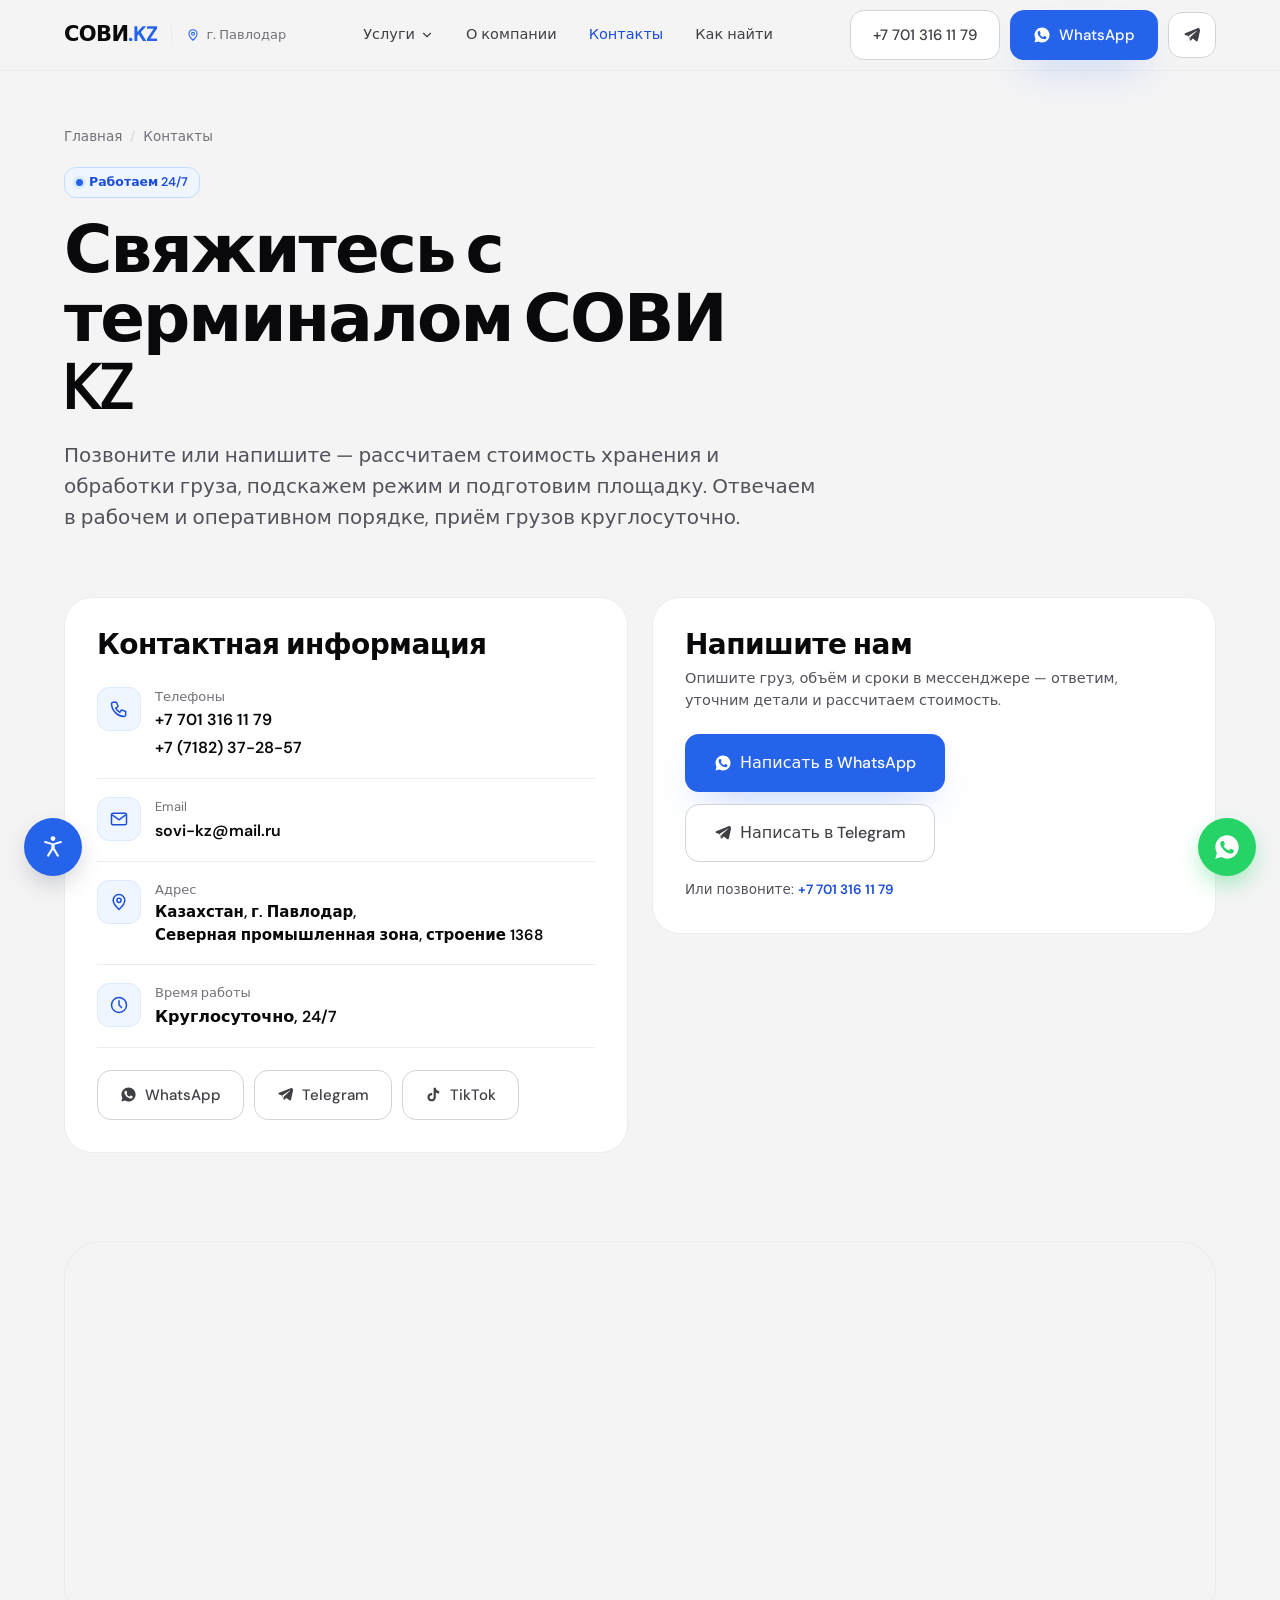
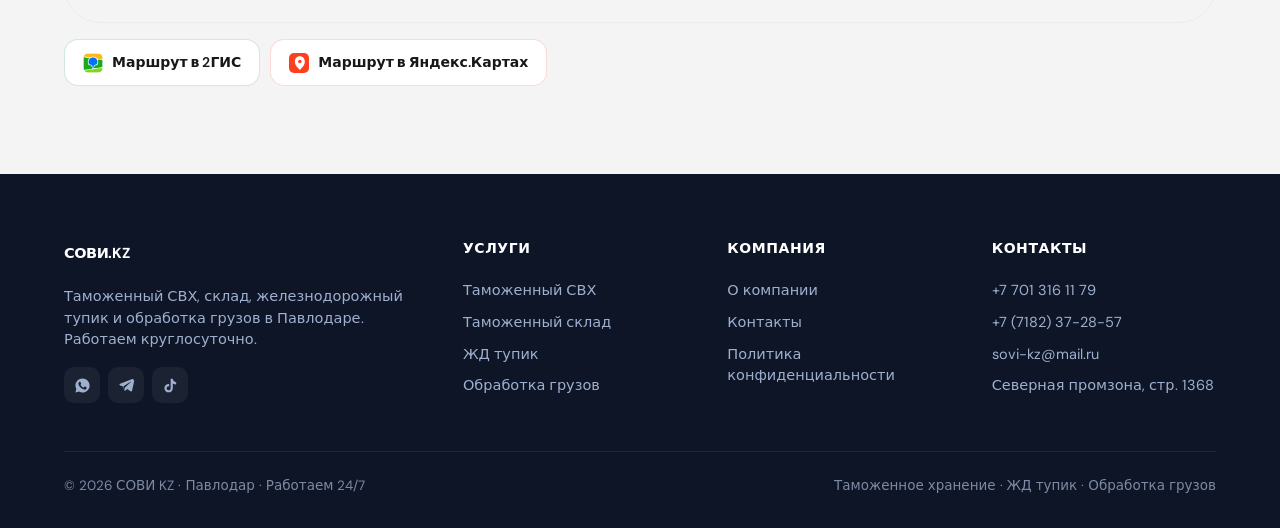
<file: kontakty.html>
<!doctype html>
<html lang="ru">
<head>
<meta charset="utf-8">
<meta name="viewport" content="width=device-width,initial-scale=1">
<title>Контакты СОВИ KZ — таможенный терминал в Павлодаре</title>
<meta name="description" content="Контакты СОВИ KZ: +7 701 316 11 79, +7 (7182) 37-28-57, sovi-kz@mail.ru. Адрес: Павлодар, Северная промышленная зона, строение 1368. Работаем 24/7. Напишите нам в WhatsApp или Telegram — рассчитаем стоимость СВХ, хранения или обработки груза.">
<link rel="canonical" href="https://xn--b1amql.kz/kontakty">
<meta property="og:title" content="Контакты СОВИ KZ — таможенный терминал в Павлодаре">
<meta property="og:description" content="Контакты СОВИ KZ: +7 701 316 11 79, +7 (7182) 37-28-57, sovi-kz@mail.ru. Адрес: Павлодар, Северная промышленная зона, строение 1368. Работаем 24/7. Напишите нам в WhatsApp или Telegram — рассчитаем стоимость СВХ, хранения или обработки груза.">
<meta property="og:type" content="website">
<meta property="og:locale" content="ru_KZ">
<meta property="og:url" content="https://xn--b1amql.kz/kontakty">
<meta property="og:image" content="https://xn--b1amql.kz/assets/img/og-share.jpg">
<meta property="og:image:width" content="1200">
<meta property="og:image:height" content="630">
<meta name="twitter:card" content="summary_large_image">
<link rel="preconnect" href="https://fonts.googleapis.com"><link rel="preconnect" href="https://fonts.gstatic.com" crossorigin>
<link href="https://fonts.googleapis.com/css2?family=DM+Sans:opsz,wght@9..40,400;9..40,500;9..40,600;9..40,700&display=swap" rel="stylesheet">
<link rel="stylesheet" href="assets/styles.css">
<link rel="icon" href="data:image/svg+xml,%3Csvg xmlns='http://www.w3.org/2000/svg' viewBox='0 0 32 32'%3E%3Crect width='32' height='32' rx='8' fill='%2309090b'/%3E%3Ctext x='11' y='23' font-family='Arial,Helvetica,sans-serif' font-size='19' font-weight='800' fill='%23ffffff'%3EC%3C/text%3E%3Crect x='19' y='18' width='10' height='10' rx='3' fill='%232563eb'/%3E%3C/svg%3E">
<!-- Yandex.Metrika counter -->
<script type="text/javascript">
    (function(m,e,t,r,i,k,a){
        m[i]=m[i]||function(){(m[i].a=m[i].a||[]).push(arguments)};
        m[i].l=1*new Date();
        for (var j = 0; j < document.scripts.length; j++) {if (document.scripts[j].src === r) { return; }}
        k=e.createElement(t),a=e.getElementsByTagName(t)[0],k.async=1,k.src=r,a.parentNode.insertBefore(k,a)
    })(window, document,'script','https://mc.yandex.ru/metrika/tag.js?id=111553682', 'ym');

    ym(111553682, 'init', {ssr:true, webvisor:true, clickmap:true, ecommerce:"dataLayer", referrer: document.referrer, url: location.href, accurateTrackBounce:true, trackLinks:true});
</script>
<noscript><div><img src="https://mc.yandex.ru/watch/111553682" style="position:absolute; left:-9999px;" alt="" /></div></noscript>
<!-- /Yandex.Metrika counter -->
<script type="application/ld+json">{"@context": "https://schema.org", "@type": "BreadcrumbList", "itemListElement": [{"@type": "ListItem", "position": 1, "name": "Главная", "item": "https://xn--b1amql.kz/"}, {"@type": "ListItem", "position": 2, "name": "Контакты", "item": "https://xn--b1amql.kz/kontakty"}]}</script>
</head>
<body>
<header class="nav">
  <div class="wrap nav-in">
    <div class="logo-group"><a href="index.html" class="logo">
      <span class="logo-mark"><svg viewBox="0 0 24 24" fill="none"><text x="12" y="16.7" text-anchor="middle" font-family="DM Sans, sans-serif" font-size="11.5" font-weight="800" letter-spacing="-0.6">SK</text></svg></span>
      СОВИ<span style="color:var(--blue-600)">.KZ</span>
    </a><span class="nav-city"><svg viewBox="0 0 24 24" fill="none"><path d="M12 21s7-6.3 7-11a7 7 0 10-14 0c0 4.7 7 11 7 11z" stroke="currentColor" stroke-width="1.8" stroke-linejoin="round"/><circle cx="12" cy="10" r="2.5" stroke="currentColor" stroke-width="1.8"/></svg><span>г. Павлодар</span></span></div>
    <nav class="nav-links" id="nav">
      <div class="has-drop">
        <button class="drop-trigger" type="button" style="background:none;border:0;font:inherit;color:var(--iron);cursor:pointer;padding:9px 14px;border-radius:10px;font-size:14.5px;font-weight:500" aria-haspopup="true">
          Услуги <svg class="dchev" viewBox="0 0 24 24" fill="none"><path d="M6 9l6 6 6-6" stroke="currentColor" stroke-width="2" stroke-linecap="round" stroke-linejoin="round"/></svg>
        </button>
        <div class="drop-panel">
          <div class="drop-grid">
            <a href="svh.html" class="drop-item"><span class="di"><svg viewBox="0 0 24 24" fill="none"><path d="M12 3l7 3v6c0 4-3 7-7 9-4-2-7-5-7-9V6z" stroke="currentColor" stroke-width="1.8" stroke-linejoin="round"/><path d="M9 12l2 2 4-4" stroke="currentColor" stroke-width="1.8" stroke-linecap="round" stroke-linejoin="round"/></svg></span><span><span class="dt">Таможенный СВХ</span><span class="dd">Приём и хранение под контролем</span></span></a>
            <a href="tamozhennyy-sklad.html" class="drop-item"><span class="di"><svg viewBox="0 0 24 24" fill="none"><rect x="4" y="3" width="16" height="18" rx="2" stroke="currentColor" stroke-width="1.8"/><path d="M8 8h8M8 12h8M8 16h5" stroke="currentColor" stroke-width="1.8" stroke-linecap="round"/></svg></span><span><span class="dt">Таможенный склад</span><span class="dd">Долгосрочное ответственное хранение</span></span></a>
            <a href="zhd-tupik.html" class="drop-item"><span class="di"><svg viewBox="0 0 24 24" fill="none"><rect x="5" y="6" width="14" height="9" rx="2" stroke="currentColor" stroke-width="1.8"/><circle cx="9" cy="18" r="1.6" fill="currentColor"/><circle cx="15" cy="18" r="1.6" fill="currentColor"/></svg></span><span><span class="dt">ЖД тупик</span><span class="dd">Прирельсовый склад, приём вагонов</span></span></a>
            <a href="obrabotka-gruzov.html" class="drop-item"><span class="di"><svg viewBox="0 0 24 24" fill="none"><rect x="2" y="8" width="12" height="8" rx="1.5" stroke="currentColor" stroke-width="1.8"/><path d="M14 10h4l3 3v3h-7" stroke="currentColor" stroke-width="1.8" stroke-linejoin="round"/><circle cx="7" cy="18" r="1.8" fill="currentColor"/><circle cx="17" cy="18" r="1.8" fill="currentColor"/></svg></span><span><span class="dt">Обработка грузов</span><span class="dd">Погрузчик, кран, перевозка</span></span></a>
          </div>
        </div>
      </div>
      <a href="o-kompanii.html">О компании</a>
      <a href="kontakty.html" class="active">Контакты</a>
      <a href="index.html#karta">Как найти</a>
    <div class="nav-mobile-extra"><span class="nme-city"><svg viewBox="0 0 24 24" fill="none"><path d="M12 21s7-6.3 7-11a7 7 0 10-14 0c0 4.7 7 11 7 11z" stroke="currentColor" stroke-width="1.8" stroke-linejoin="round"/><circle cx="12" cy="10" r="2.5" stroke="currentColor" stroke-width="1.8"/></svg><span>г. Павлодар</span></span><a href="tel:+77013161179" class="nme-phone"><svg viewBox="0 0 24 24" fill="none"><path d="M5 4h4l2 5-3 2a12 12 0 005 5l2-3 5 2v4a2 2 0 01-2 2A16 16 0 013 6a2 2 0 012-2z" stroke="currentColor" stroke-width="1.8" stroke-linejoin="round"/></svg><span>+7 701 316 11 79</span></a><a href="https://wa.me/77013161179" class="btn btn-primary" target="_blank" rel="noopener"><svg viewBox="0 0 24 24" fill="currentColor" width="18" height="18"><path d="M12.04 2c-5.52 0-10 4.48-10 10 0 1.77.46 3.45 1.27 4.9L2 22l5.25-1.38A9.96 9.96 0 0012.04 22c5.52 0 10-4.48 10-10s-4.48-10-10-10zm5.72 14.2c-.24.68-1.4 1.32-1.94 1.4-.5.08-1.12.11-1.8-.11-.42-.13-.96-.31-1.65-.6-2.9-1.25-4.8-4.16-4.94-4.36-.14-.2-1.18-1.57-1.18-3 0-1.42.75-2.12 1.02-2.41.27-.29.58-.36.78-.36h.55c.18 0 .42-.03.65.5.24.55.8 1.9.87 2.04.07.14.12.3.02.49-.1.19-.15.3-.29.46-.14.16-.3.36-.43.48-.14.14-.29.29-.13.57.17.28.75 1.24 1.62 2.01 1.11.99 2.05 1.3 2.33 1.44.28.14.44.12.6-.07.17-.19.71-.83.9-1.12.19-.28.38-.24.63-.14.26.1 1.63.77 1.91.91.28.14.47.21.53.33.07.12.07.68-.17 1.36z"/></svg>Написать в WhatsApp</a><a href="https://t.me/sovi_kz_pvl" class="btn btn-ghost" target="_blank" rel="noopener"><svg viewBox="0 0 24 24" fill="currentColor" width="18" height="18"><path d="M21.9 4.3c.3-1.1-.7-1.9-1.7-1.5L2.9 9.7c-1.1.4-1.1 1.9 0 2.3l4.4 1.4 1.7 5.4c.2.7 1.1.9 1.6.4l2.5-2.4 4.6 3.4c.8.6 1.9.2 2.1-.8l3.1-14.1zM7.8 12.9l10.4-6.5c.3-.2.6.1.3.4l-8.7 8-.3 3.4-1.7-5.3z"/></svg>Написать в Telegram</a></div></nav>
    <div class="nav-right"><div class="nav-cta">
      <a href="tel:+77013161179" class="btn btn-ghost nav-phone">+7 701 316 11 79</a>
      <a href="https://wa.me/77013161179" class="btn btn-primary" target="_blank" rel="noopener"><svg viewBox="0 0 24 24" fill="currentColor" width="18" height="18"><path d="M12.04 2c-5.52 0-10 4.48-10 10 0 1.77.46 3.45 1.27 4.9L2 22l5.25-1.38A9.96 9.96 0 0012.04 22c5.52 0 10-4.48 10-10s-4.48-10-10-10zm5.72 14.2c-.24.68-1.4 1.32-1.94 1.4-.5.08-1.12.11-1.8-.11-.42-.13-.96-.31-1.65-.6-2.9-1.25-4.8-4.16-4.94-4.36-.14-.2-1.18-1.57-1.18-3 0-1.42.75-2.12 1.02-2.41.27-.29.58-.36.78-.36h.55c.18 0 .42-.03.65.5.24.55.8 1.9.87 2.04.07.14.12.3.02.49-.1.19-.15.3-.29.46-.14.16-.3.36-.43.48-.14.14-.29.29-.13.57.17.28.75 1.24 1.62 2.01 1.11.99 2.05 1.3 2.33 1.44.28.14.44.12.6-.07.17-.19.71-.83.9-1.12.19-.28.38-.24.63-.14.26.1 1.63.77 1.91.91.28.14.47.21.53.33.07.12.07.68-.17 1.36z"/></svg>WhatsApp</a>
      <a href="https://t.me/sovi_kz_pvl" class="btn btn-ghost nav-tg" aria-label="Написать в Telegram" title="Telegram" target="_blank" rel="noopener"><svg viewBox="0 0 24 24" fill="currentColor" width="18" height="18"><path d="M21.9 4.3c.3-1.1-.7-1.9-1.7-1.5L2.9 9.7c-1.1.4-1.1 1.9 0 2.3l4.4 1.4 1.7 5.4c.2.7 1.1.9 1.6.4l2.5-2.4 4.6 3.4c.8.6 1.9.2 2.1-.8l3.1-14.1zM7.8 12.9l10.4-6.5c.3-.2.6.1.3.4l-8.7 8-.3 3.4-1.7-5.3z"/></svg></a>
    </div>
    </div><button class="burger" aria-label="Меню" type="button"><span></span><span></span><span></span></button>
  </div>
</header>

<main>
<section class="pg-hero">
  <div class="wrap">
    <div class="crumb reveal in"><a href="index.html">Главная</a><span>/</span>Контакты</div>
    <div style="max-width:760px" class="reveal in">
      <span class="badge badge-blue badge-dot" style="margin-bottom:18px">Работаем 24/7</span>
      <h1 class="display">Свяжитесь с терминалом СОВИ KZ</h1>
      <p class="lead" style="margin-top:18px">Позвоните или напишите — рассчитаем стоимость хранения и обработки груза, подскажем режим и подготовим площадку. Отвечаем в рабочем и оперативном порядке, приём грузов круглосуточно.</p>
    </div>
  </div>
</section>

<section style="padding-top:24px">
  <div class="wrap">
    <div class="contact-grid">
      <div class="reveal">
        <div class="card" style="padding:32px">
          <h2 class="h-sm" style="margin-bottom:8px">Контактная информация</h2>
          <div class="contact-item"><span class="ci"><svg viewBox="0 0 24 24" fill="none"><path d="M5 4h4l2 5-3 2a12 12 0 005 5l2-3 5 2v4a2 2 0 01-2 2A16 16 0 013 6a2 2 0 012-2z" stroke="currentColor" stroke-width="1.8" stroke-linejoin="round"/></svg></span><div><div class="k">Телефоны</div><div class="v"><a href="tel:+77013161179">+7 701 316 11 79</a></div><div class="v" style="margin-top:4px"><a href="tel:+77182372857">+7 (7182) 37-28-57</a></div></div></div>
          <div class="contact-item"><span class="ci"><svg viewBox="0 0 24 24" fill="none"><rect x="3" y="5" width="18" height="14" rx="2" stroke="currentColor" stroke-width="1.8"/><path d="M4 7l8 6 8-6" stroke="currentColor" stroke-width="1.8"/></svg></span><div><div class="k">Email</div><div class="v"><a href="mailto:sovi-kz@mail.ru">sovi-kz@mail.ru</a></div></div></div>
          <div class="contact-item"><span class="ci"><svg viewBox="0 0 24 24" fill="none"><path d="M12 21s7-6.3 7-11a7 7 0 10-14 0c0 4.7 7 11 7 11z" stroke="currentColor" stroke-width="1.8" stroke-linejoin="round"/><circle cx="12" cy="10" r="2.5" stroke="currentColor" stroke-width="1.8"/></svg></span><div><div class="k">Адрес</div><div class="v" style="font-size:15px">Казахстан, г. Павлодар,<br>Северная промышленная зона, строение 1368</div></div></div>
          <div class="contact-item"><span class="ci"><svg viewBox="0 0 24 24" fill="none"><circle cx="12" cy="12" r="9" stroke="currentColor" stroke-width="1.8"/><path d="M12 7v5l3 3" stroke="currentColor" stroke-width="1.8" stroke-linecap="round"/></svg></span><div><div class="k">Время работы</div><div class="v">Круглосуточно, 24/7</div></div></div>
          <div style="display:flex;gap:10px;margin-top:22px;flex-wrap:wrap">
            <a href="https://wa.me/77013161179" class="btn btn-ghost" target="_blank" rel="noopener"><svg viewBox="0 0 24 24" fill="currentColor" width="17" height="17"><path d="M12.04 2c-5.52 0-10 4.48-10 10 0 1.77.46 3.45 1.27 4.9L2 22l5.25-1.38A9.96 9.96 0 0012.04 22c5.52 0 10-4.48 10-10s-4.48-10-10-10zm5.72 14.2c-.24.68-1.4 1.32-1.94 1.4-.5.08-1.12.11-1.8-.11-.42-.13-.96-.31-1.65-.6-2.9-1.25-4.8-4.16-4.94-4.36-.14-.2-1.18-1.57-1.18-3 0-1.42.75-2.12 1.02-2.41.27-.29.58-.36.78-.36h.55c.18 0 .42-.03.65.5.24.55.8 1.9.87 2.04.07.14.12.3.02.49-.1.19-.15.3-.29.46-.14.16-.3.36-.43.48-.14.14-.29.29-.13.57.17.28.75 1.24 1.62 2.01 1.11.99 2.05 1.3 2.33 1.44.28.14.44.12.6-.07.17-.19.71-.83.9-1.12.19-.28.38-.24.63-.14.26.1 1.63.77 1.91.91.28.14.47.21.53.33.07.12.07.68-.17 1.36z"/></svg>WhatsApp</a>
            <a href="https://t.me/sovi_kz_pvl" class="btn btn-ghost" target="_blank" rel="noopener"><svg viewBox="0 0 24 24" fill="currentColor" width="17" height="17"><path d="M21.9 4.3c.3-1.1-.7-1.9-1.7-1.5L2.9 9.7c-1.1.4-1.1 1.9 0 2.3l4.4 1.4 1.7 5.4c.2.7 1.1.9 1.6.4l2.5-2.4 4.6 3.4c.8.6 1.9.2 2.1-.8l3.1-14.1zM7.8 12.9l10.4-6.5c.3-.2.6.1.3.4l-8.7 8-.3 3.4-1.7-5.3z"/></svg>Telegram</a>
            <a href="https://www.tiktok.com/@sovi_kz_pvl" class="btn btn-ghost" target="_blank" rel="noopener"><svg viewBox="0 0 24 24" fill="currentColor" width="17" height="17"><path d="M16.6 5.82c-.86-.85-1.34-2-1.34-3.2h-3.02v13.35c0 1.6-1.3 2.9-2.9 2.9a2.9 2.9 0 01-2.9-2.9 2.9 2.9 0 012.9-2.9c.3 0 .58.05.85.13V9.9a6.02 6.02 0 00-.85-.06 5.92 5.92 0 100 11.84 5.92 5.92 0 005.92-5.92V9.01a8.2 8.2 0 004.75 1.52V7.51a4.85 4.85 0 01-3.41-1.69z"/></svg>TikTok</a>
          </div>
        </div>
      </div>

      <div class="reveal" id="form">
        <div class="card" style="padding:32px">
          <h2 class="h-sm" style="margin-bottom:6px">Напишите нам</h2>
          <p class="muted" style="font-size:14.5px;margin-bottom:22px">Опишите груз, объём и сроки в мессенджере — ответим, уточним детали и рассчитаем стоимость.</p>
          <div class="btn-row" style="display:flex;gap:12px;flex-wrap:wrap"><a href="https://wa.me/77013161179" class="btn btn-primary btn-lg" target="_blank" rel="noopener"><svg viewBox="0 0 24 24" fill="currentColor" width="18" height="18"><path d="M12.04 2c-5.52 0-10 4.48-10 10 0 1.77.46 3.45 1.27 4.9L2 22l5.25-1.38A9.96 9.96 0 0012.04 22c5.52 0 10-4.48 10-10s-4.48-10-10-10zm5.72 14.2c-.24.68-1.4 1.32-1.94 1.4-.5.08-1.12.11-1.8-.11-.42-.13-.96-.31-1.65-.6-2.9-1.25-4.8-4.16-4.94-4.36-.14-.2-1.18-1.57-1.18-3 0-1.42.75-2.12 1.02-2.41.27-.29.58-.36.78-.36h.55c.18 0 .42-.03.65.5.24.55.8 1.9.87 2.04.07.14.12.3.02.49-.1.19-.15.3-.29.46-.14.16-.3.36-.43.48-.14.14-.29.29-.13.57.17.28.75 1.24 1.62 2.01 1.11.99 2.05 1.3 2.33 1.44.28.14.44.12.6-.07.17-.19.71-.83.9-1.12.19-.28.38-.24.63-.14.26.1 1.63.77 1.91.91.28.14.47.21.53.33.07.12.07.68-.17 1.36z"/></svg>Написать в WhatsApp</a><a href="https://t.me/sovi_kz_pvl" class="btn btn-ghost btn-lg" target="_blank" rel="noopener"><svg viewBox="0 0 24 24" fill="currentColor" width="18" height="18"><path d="M21.9 4.3c.3-1.1-.7-1.9-1.7-1.5L2.9 9.7c-1.1.4-1.1 1.9 0 2.3l4.4 1.4 1.7 5.4c.2.7 1.1.9 1.6.4l2.5-2.4 4.6 3.4c.8.6 1.9.2 2.1-.8l3.1-14.1zM7.8 12.9l10.4-6.5c.3-.2.6.1.3.4l-8.7 8-.3 3.4-1.7-5.3z"/></svg>Написать в Telegram</a></div>
          <p class="muted" style="font-size:13.5px;margin-top:18px">Или позвоните: <a href="tel:+77013161179" style="color:var(--blue-700);font-weight:600">+7 701 316 11 79</a></p>
        </div>
      </div>
    </div>
  </div>
</section>

<section style="padding-top:0">
  <div class="wrap"><div class="reveal">
    <div style="border-radius:var(--r-lg);overflow:hidden;border:var(--border)">
      <iframe title="СОВИ KZ на карте — Северная промзона, стр. 1368, Павлодар" src="https://yandex.ru/map-widget/v1/?ll=77.003394%2C52.308442&z=16&pt=77.003394,52.308442,pm2rdm" width="100%" height="380" style="border:0;display:block" loading="lazy"></iframe>
    </div>
    <div class="route-btns" style="margin-top:16px">
      <a href="https://2gis.kz/pavlodar/firm/70000001025297836" target="_blank" rel="noopener" class="route-btn rb-2gis"><img src="assets/img/2gis-icon.webp" alt="" width="20" height="20" style="border-radius:5px">Маршрут в 2ГИС</a>
      <a href="https://yandex.ru/maps/?rtext=~52.308442,77.003394&rtt=auto" target="_blank" rel="noopener" class="route-btn rb-yandex"><span style="width:20px;height:20px;border-radius:5px;background:#fc3f1d;display:grid;place-items:center;flex:none"><svg viewBox="0 0 24 24" width="13" height="13" fill="none"><path d="M13 4c-3.3 0-6 2.6-6 6.4 0 3 1.8 5.3 3.9 7.6L13 20.5l2.1-2.5c2.1-2.3 3.9-4.6 3.9-7.6C19 6.6 16.3 4 13 4z" fill="#fff"/><circle cx="13" cy="10.3" r="2.1" fill="#fc3f1d"/></svg></span>Маршрут в Яндекс.Картах</a>
    </div>
  </div></div>
</section>
</main>

<footer class="footer">
  <div class="wrap">
    <div class="footer-grid">
      <div>
        <a href="index.html" class="logo" style="margin-bottom:16px"><span class="logo-mark"><svg viewBox="0 0 24 24" fill="none"><text x="12" y="16.7" text-anchor="middle" font-family="DM Sans, sans-serif" font-size="11.5" font-weight="800" letter-spacing="-0.6">SK</text></svg></span>СОВИ.KZ</a>
        <p style="color:#9fb0cf;font-size:14.5px;max-width:34ch">Таможенный СВХ, склад, железнодорожный тупик и обработка грузов в Павлодаре. Работаем круглосуточно.</p>
        <div style="display:flex;gap:8px;margin-top:16px">
          <a href="https://wa.me/77013161179" target="_blank" rel="noopener" aria-label="WhatsApp" style="width:36px;height:36px;border-radius:10px;background:rgba(255,255,255,.06);display:grid;place-items:center;color:#9fb0cf"><svg viewBox="0 0 24 24" fill="currentColor" width="17" height="17"><path d="M12.04 2c-5.52 0-10 4.48-10 10 0 1.77.46 3.45 1.27 4.9L2 22l5.25-1.38A9.96 9.96 0 0012.04 22c5.52 0 10-4.48 10-10s-4.48-10-10-10zm5.72 14.2c-.24.68-1.4 1.32-1.94 1.4-.5.08-1.12.11-1.8-.11-.42-.13-.96-.31-1.65-.6-2.9-1.25-4.8-4.16-4.94-4.36-.14-.2-1.18-1.57-1.18-3 0-1.42.75-2.12 1.02-2.41.27-.29.58-.36.78-.36h.55c.18 0 .42-.03.65.5.24.55.8 1.9.87 2.04.07.14.12.3.02.49-.1.19-.15.3-.29.46-.14.16-.3.36-.43.48-.14.14-.29.29-.13.57.17.28.75 1.24 1.62 2.01 1.11.99 2.05 1.3 2.33 1.44.28.14.44.12.6-.07.17-.19.71-.83.9-1.12.19-.28.38-.24.63-.14.26.1 1.63.77 1.91.91.28.14.47.21.53.33.07.12.07.68-.17 1.36z"/></svg></a>
          <a href="https://t.me/sovi_kz_pvl" target="_blank" rel="noopener" aria-label="Telegram" style="width:36px;height:36px;border-radius:10px;background:rgba(255,255,255,.06);display:grid;place-items:center;color:#9fb0cf"><svg viewBox="0 0 24 24" fill="currentColor" width="17" height="17"><path d="M21.9 4.3c.3-1.1-.7-1.9-1.7-1.5L2.9 9.7c-1.1.4-1.1 1.9 0 2.3l4.4 1.4 1.7 5.4c.2.7 1.1.9 1.6.4l2.5-2.4 4.6 3.4c.8.6 1.9.2 2.1-.8l3.1-14.1zM7.8 12.9l10.4-6.5c.3-.2.6.1.3.4l-8.7 8-.3 3.4-1.7-5.3z"/></svg></a>
          <a href="https://www.tiktok.com/@sovi_kz_pvl" target="_blank" rel="noopener" aria-label="TikTok" style="width:36px;height:36px;border-radius:10px;background:rgba(255,255,255,.06);display:grid;place-items:center;color:#9fb0cf"><svg viewBox="0 0 24 24" fill="currentColor" width="17" height="17"><path d="M16.6 5.82c-.86-.85-1.34-2-1.34-3.2h-3.02v13.35c0 1.6-1.3 2.9-2.9 2.9a2.9 2.9 0 01-2.9-2.9 2.9 2.9 0 012.9-2.9c.3 0 .58.05.85.13V9.9a6.02 6.02 0 00-.85-.06 5.92 5.92 0 100 11.84 5.92 5.92 0 005.92-5.92V9.01a8.2 8.2 0 004.75 1.52V7.51a4.85 4.85 0 01-3.41-1.69z"/></svg></a>
        </div>
      </div>
      <div><h4>Услуги</h4><a href="svh.html">Таможенный СВХ</a><a href="tamozhennyy-sklad.html">Таможенный склад</a><a href="zhd-tupik.html">ЖД тупик</a><a href="obrabotka-gruzov.html">Обработка грузов</a></div>
      <div><h4>Компания</h4><a href="o-kompanii.html">О компании</a><a href="kontakty.html">Контакты</a><a href="politika-konfidentsialnosti.html">Политика конфиденциальности</a></div>
      <div><h4>Контакты</h4><a href="tel:+77013161179">+7 701 316 11 79</a><a href="tel:+77182372857">+7 (7182) 37-28-57</a><a href="mailto:sovi-kz@mail.ru">sovi-kz@mail.ru</a><a href="kontakty.html">Северная промзона, стр. 1368</a></div>
    </div>
    <div class="footer-bottom">
      <span>© 2026 СОВИ KZ · Павлодар · Работаем 24/7</span>
      <span>Таможенное хранение · ЖД тупик · Обработка грузов</span>
    </div>
  </div>
</footer>
<!-- FLOATING ACTIONS -->
<a href="https://wa.me/77013161179" target="_blank" rel="noopener" class="fab fab-wa" aria-label="Написать в WhatsApp">
  <span class="fab-ico"><svg viewBox="0 0 24 24" fill="currentColor"><path d="M12.04 2c-5.52 0-10 4.48-10 10 0 1.77.46 3.45 1.27 4.9L2 22l5.25-1.38A9.96 9.96 0 0012.04 22c5.52 0 10-4.48 10-10s-4.48-10-10-10zm5.72 14.2c-.24.68-1.4 1.32-1.94 1.4-.5.08-1.12.11-1.8-.11-.42-.13-.96-.31-1.65-.6-2.9-1.25-4.8-4.16-4.94-4.36-.14-.2-1.18-1.57-1.18-3 0-1.42.75-2.12 1.02-2.41.27-.29.58-.36.78-.36h.55c.18 0 .42-.03.65.5.24.55.8 1.9.87 2.04.07.14.12.3.02.49-.1.19-.15.3-.29.46-.14.16-.3.36-.43.48-.14.14-.29.29-.13.57.17.28.75 1.24 1.62 2.01 1.11.99 2.05 1.3 2.33 1.44.28.14.44.12.6-.07.17-.19.71-.83.9-1.12.19-.28.38-.24.63-.14.26.1 1.63.77 1.91.91.28.14.47.21.53.33.07.12.07.68-.17 1.36z"/></svg></span>
  <span class="fab-label">WhatsApp</span>
</a>

<button type="button" class="fab fab-a11y" id="a11yToggle" aria-label="Специальные возможности" aria-expanded="false">
  <svg viewBox="0 0 24 24" fill="currentColor"><circle cx="12" cy="4.2" r="2.2"/><path d="M4.5 8.3c-.5-.16-.78-.7-.62-1.2.16-.5.7-.78 1.2-.62L12 8.7l6.92-2.22c.5-.16 1.04.12 1.2.62.16.5-.12 1.04-.62 1.2L13.5 10v3.1l3.86 6.4c.28.46.13 1.06-.33 1.34-.46.28-1.06.13-1.34-.33L12 14.6l-3.69 5.9c-.28.46-.88.61-1.34.33-.46-.28-.6-.88-.33-1.34l3.86-6.4V10L4.5 8.3z"/></svg>
</button>

<div class="a11y-panel" id="a11yPanel" hidden>
  <div class="a11y-head">
    <h3>Специальные возможности</h3>
    <button type="button" class="a11y-close" id="a11yClose" aria-label="Закрыть">&times;</button>
  </div>
  <p class="a11y-desc">Настройте отображение сайта под себя. Выбор сохраняется на этом устройстве.</p>

  <div class="a11y-group">
    <div class="a11y-label">Размер текста</div>
    <div class="a11y-row" data-group="size">
      <button type="button" data-size="0" style="font-size:14px">A</button>
      <button type="button" data-size="1" style="font-size:16px">A</button>
      <button type="button" data-size="2" style="font-size:18px">A</button>
      <button type="button" data-size="3" style="font-size:20px">A</button>
    </div>
  </div>

  <div class="a11y-group">
    <div class="a11y-label">Контраст</div>
    <div class="a11y-row" data-group="contrast">
      <button type="button" data-contrast="default">Обычный</button>
      <button type="button" data-contrast="high">Высокий</button>
      <button type="button" data-contrast="bw">Ч/Б</button>
    </div>
  </div>

  <div class="a11y-group">
    <div class="a11y-label">Помощь при чтении</div>
    <button type="button" class="a11y-switch" data-toggle="font">Читаемый шрифт<span class="a11y-state">Выкл</span></button>
    <button type="button" class="a11y-switch" data-toggle="links">Выделить ссылки<span class="a11y-state">Выкл</span></button>
    <button type="button" class="a11y-switch" data-toggle="cursor">Крупный курсор<span class="a11y-state">Выкл</span></button>
    <button type="button" class="a11y-switch" data-toggle="motion">Без анимации<span class="a11y-state">Выкл</span></button>
  </div>

  <button type="button" class="a11y-reset" id="a11yReset">Сбросить всё</button>
</div>

<script src="assets/app.js"></script>
</body>
</html>
</file>
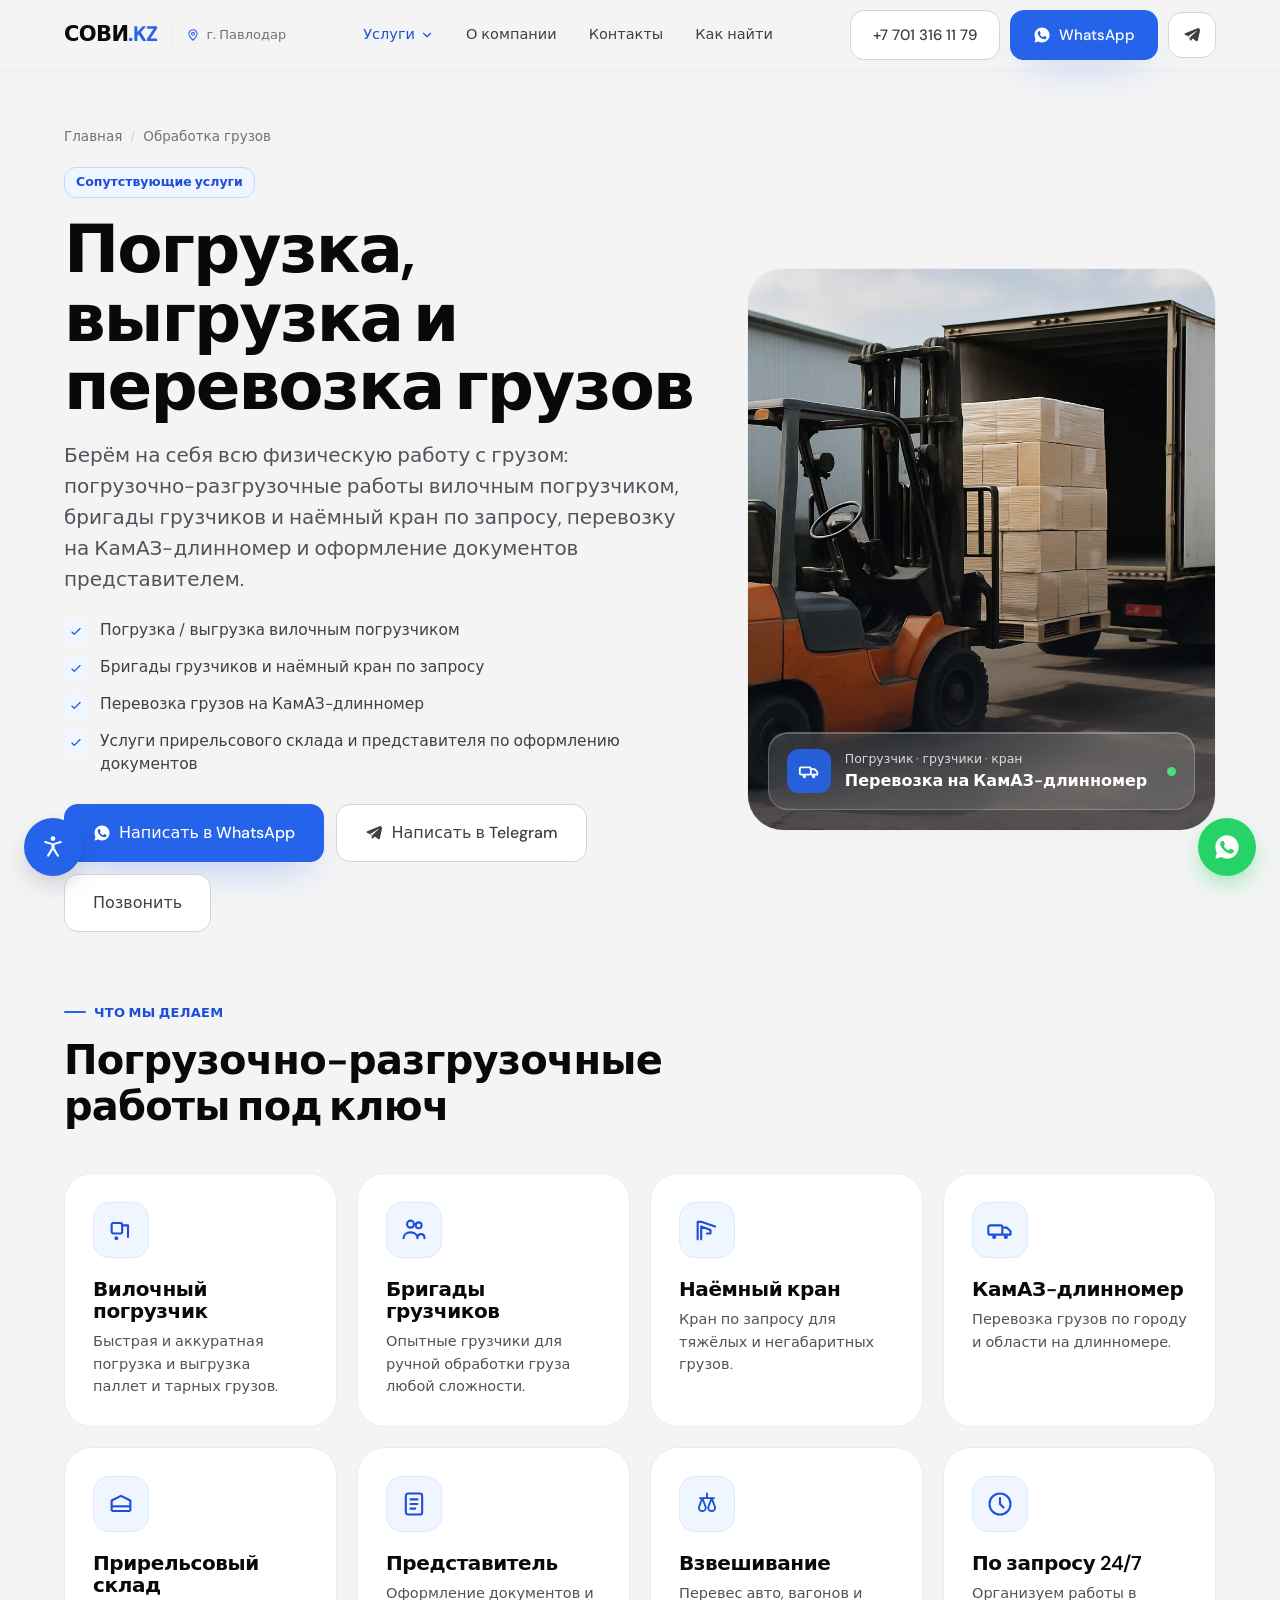
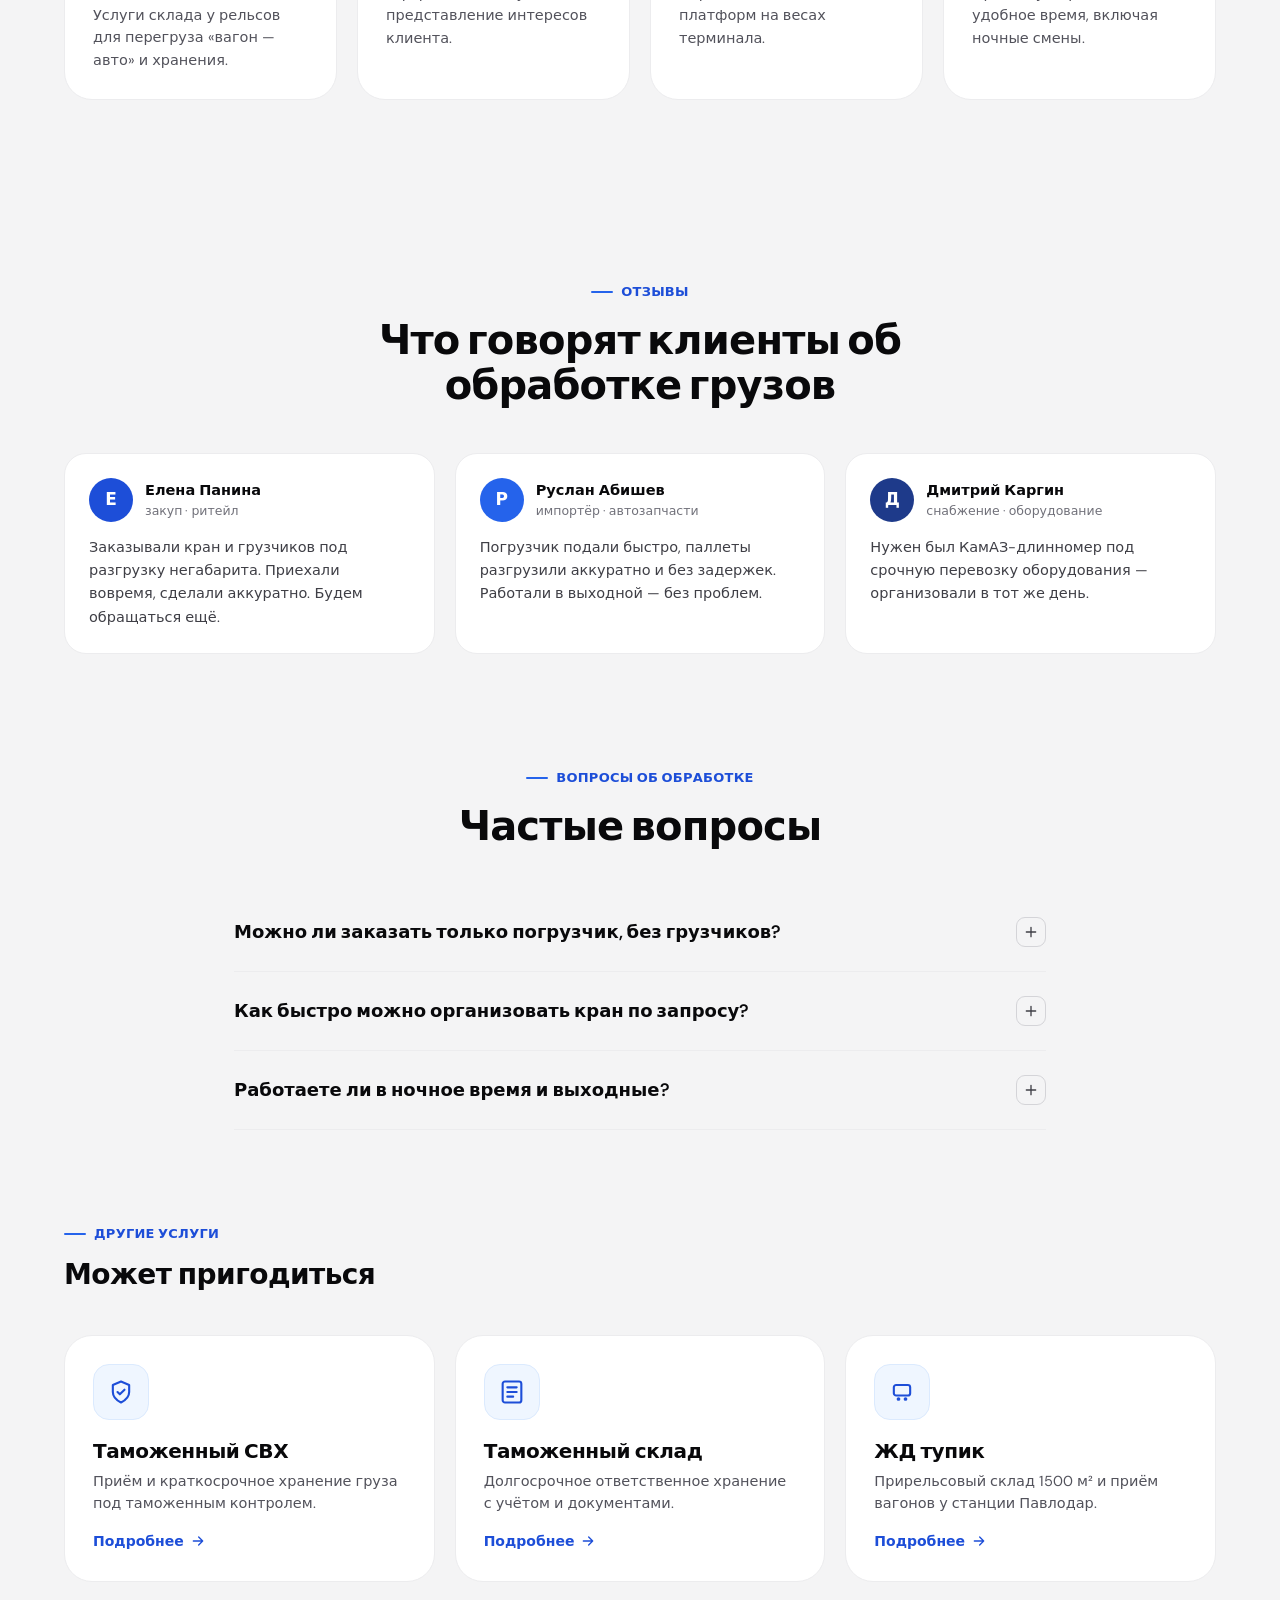
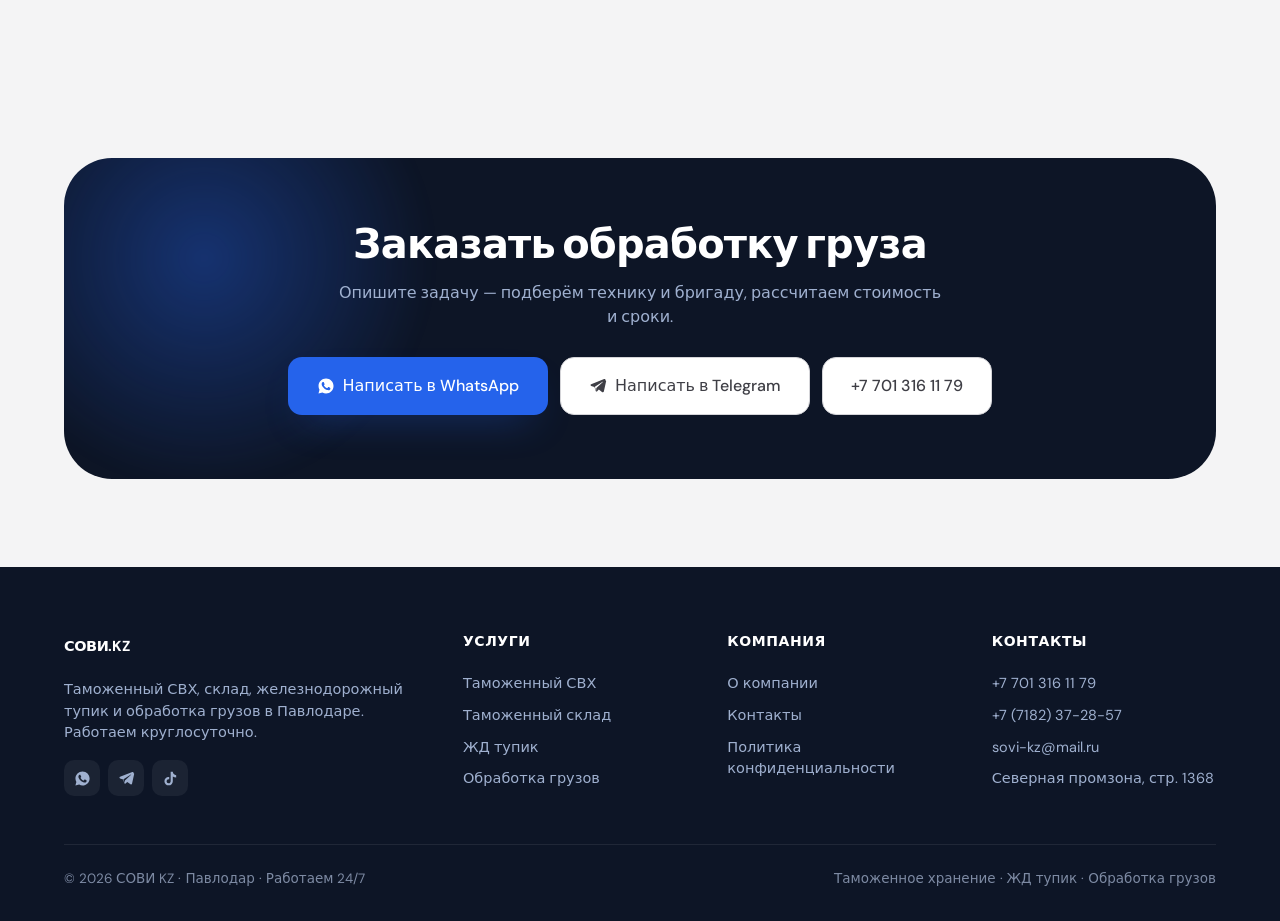
<file: obrabotka-gruzov.html>
<!doctype html>
<html lang="ru">
<head>
<meta charset="utf-8">
<meta name="viewport" content="width=device-width,initial-scale=1">
<title>Обработка грузов: погрузка, выгрузка, перевозка в Павлодаре — СОВИ KZ</title>
<meta name="description" content="Обработка грузов в Павлодаре: погрузочно-разгрузочные работы вилочным погрузчиком, бригады грузчиков и наёмный кран по запросу, перевозка на КамАЗ-длинномер, услуги прирельсового склада и оформление документов представителем.">
<link rel="canonical" href="https://xn--b1amql.kz/obrabotka-gruzov">
<meta property="og:title" content="Обработка грузов: погрузка, выгрузка, перевозка в Павлодаре — СОВИ KZ">
<meta property="og:description" content="Обработка грузов в Павлодаре: погрузочно-разгрузочные работы вилочным погрузчиком, бригады грузчиков и наёмный кран по запросу, перевозка на КамАЗ-длинномер, услуги прирельсового склада и оформление документов представителем.">
<meta property="og:type" content="website">
<meta property="og:locale" content="ru_KZ">
<meta property="og:url" content="https://xn--b1amql.kz/obrabotka-gruzov">
<meta property="og:image" content="https://xn--b1amql.kz/assets/img/og-share.jpg">
<meta property="og:image:width" content="1200">
<meta property="og:image:height" content="630">
<meta name="twitter:card" content="summary_large_image">
<link rel="preconnect" href="https://fonts.googleapis.com"><link rel="preconnect" href="https://fonts.gstatic.com" crossorigin>
<link href="https://fonts.googleapis.com/css2?family=DM+Sans:opsz,wght@9..40,400;9..40,500;9..40,600;9..40,700&display=swap" rel="stylesheet">
<link rel="stylesheet" href="assets/styles.css">
<link rel="icon" href="data:image/svg+xml,%3Csvg xmlns='http://www.w3.org/2000/svg' viewBox='0 0 32 32'%3E%3Crect width='32' height='32' rx='8' fill='%2309090b'/%3E%3Ctext x='11' y='23' font-family='Arial,Helvetica,sans-serif' font-size='19' font-weight='800' fill='%23ffffff'%3EC%3C/text%3E%3Crect x='19' y='18' width='10' height='10' rx='3' fill='%232563eb'/%3E%3C/svg%3E">
<!-- Yandex.Metrika counter -->
<script type="text/javascript">
    (function(m,e,t,r,i,k,a){
        m[i]=m[i]||function(){(m[i].a=m[i].a||[]).push(arguments)};
        m[i].l=1*new Date();
        for (var j = 0; j < document.scripts.length; j++) {if (document.scripts[j].src === r) { return; }}
        k=e.createElement(t),a=e.getElementsByTagName(t)[0],k.async=1,k.src=r,a.parentNode.insertBefore(k,a)
    })(window, document,'script','https://mc.yandex.ru/metrika/tag.js?id=111553682', 'ym');

    ym(111553682, 'init', {ssr:true, webvisor:true, clickmap:true, ecommerce:"dataLayer", referrer: document.referrer, url: location.href, accurateTrackBounce:true, trackLinks:true});
</script>
<noscript><div><img src="https://mc.yandex.ru/watch/111553682" style="position:absolute; left:-9999px;" alt="" /></div></noscript>
<!-- /Yandex.Metrika counter -->
<script type="application/ld+json">{"@context": "https://schema.org", "@type": "BreadcrumbList", "itemListElement": [{"@type": "ListItem", "position": 1, "name": "Главная", "item": "https://xn--b1amql.kz/"}, {"@type": "ListItem", "position": 2, "name": "Обработка грузов", "item": "https://xn--b1amql.kz/obrabotka-gruzov"}]}</script>
<script type="application/ld+json">{"@context": "https://schema.org", "@type": "Service", "serviceType": "Погрузка, выгрузка и перевозка грузов", "provider": {"@type": "LocalBusiness", "name": "СОВИ KZ", "telephone": "+77013161179", "email": "sovi-kz@mail.ru", "address": {"@type": "PostalAddress", "streetAddress": "Северная промышленная зона, строение 1368", "addressLocality": "Павлодар", "addressCountry": "KZ"}}, "areaServed": "Павлодар", "url": "https://xn--b1amql.kz/obrabotka-gruzov"}</script>
</head>
<body>
<header class="nav">
  <div class="wrap nav-in">
    <div class="logo-group"><a href="index.html" class="logo">
      <span class="logo-mark"><svg viewBox="0 0 24 24" fill="none"><text x="12" y="16.7" text-anchor="middle" font-family="DM Sans, sans-serif" font-size="11.5" font-weight="800" letter-spacing="-0.6">SK</text></svg></span>
      СОВИ<span style="color:var(--blue-600)">.KZ</span>
    </a><span class="nav-city"><svg viewBox="0 0 24 24" fill="none"><path d="M12 21s7-6.3 7-11a7 7 0 10-14 0c0 4.7 7 11 7 11z" stroke="currentColor" stroke-width="1.8" stroke-linejoin="round"/><circle cx="12" cy="10" r="2.5" stroke="currentColor" stroke-width="1.8"/></svg><span>г. Павлодар</span></span></div>
    <nav class="nav-links" id="nav">
      <div class="has-drop">
        <button class="drop-trigger" type="button" style="background:none;border:0;font:inherit;color:var(--blue-700);cursor:pointer;padding:9px 14px;border-radius:10px;font-size:14.5px;font-weight:500" aria-haspopup="true">
          Услуги <svg class="dchev" viewBox="0 0 24 24" fill="none"><path d="M6 9l6 6 6-6" stroke="currentColor" stroke-width="2" stroke-linecap="round" stroke-linejoin="round"/></svg>
        </button>
        <div class="drop-panel">
          <div class="drop-grid">
            <a href="svh.html" class="drop-item"><span class="di"><svg viewBox="0 0 24 24" fill="none"><path d="M12 3l7 3v6c0 4-3 7-7 9-4-2-7-5-7-9V6z" stroke="currentColor" stroke-width="1.8" stroke-linejoin="round"/><path d="M9 12l2 2 4-4" stroke="currentColor" stroke-width="1.8" stroke-linecap="round" stroke-linejoin="round"/></svg></span><span><span class="dt">Таможенный СВХ</span><span class="dd">Приём и хранение под контролем</span></span></a>
            <a href="tamozhennyy-sklad.html" class="drop-item"><span class="di"><svg viewBox="0 0 24 24" fill="none"><rect x="4" y="3" width="16" height="18" rx="2" stroke="currentColor" stroke-width="1.8"/><path d="M8 8h8M8 12h8M8 16h5" stroke="currentColor" stroke-width="1.8" stroke-linecap="round"/></svg></span><span><span class="dt">Таможенный склад</span><span class="dd">Долгосрочное ответственное хранение</span></span></a>
            <a href="zhd-tupik.html" class="drop-item"><span class="di"><svg viewBox="0 0 24 24" fill="none"><rect x="5" y="6" width="14" height="9" rx="2" stroke="currentColor" stroke-width="1.8"/><circle cx="9" cy="18" r="1.6" fill="currentColor"/><circle cx="15" cy="18" r="1.6" fill="currentColor"/></svg></span><span><span class="dt">ЖД тупик</span><span class="dd">Прирельсовый склад, приём вагонов</span></span></a>
            <a href="obrabotka-gruzov.html" class="drop-item"><span class="di"><svg viewBox="0 0 24 24" fill="none"><rect x="2" y="8" width="12" height="8" rx="1.5" stroke="currentColor" stroke-width="1.8"/><path d="M14 10h4l3 3v3h-7" stroke="currentColor" stroke-width="1.8" stroke-linejoin="round"/><circle cx="7" cy="18" r="1.8" fill="currentColor"/><circle cx="17" cy="18" r="1.8" fill="currentColor"/></svg></span><span><span class="dt">Обработка грузов</span><span class="dd">Погрузчик, кран, перевозка</span></span></a>
          </div>
        </div>
      </div>
      <a href="o-kompanii.html">О компании</a>
      <a href="kontakty.html">Контакты</a>
      <a href="index.html#karta">Как найти</a>
    <div class="nav-mobile-extra"><span class="nme-city"><svg viewBox="0 0 24 24" fill="none"><path d="M12 21s7-6.3 7-11a7 7 0 10-14 0c0 4.7 7 11 7 11z" stroke="currentColor" stroke-width="1.8" stroke-linejoin="round"/><circle cx="12" cy="10" r="2.5" stroke="currentColor" stroke-width="1.8"/></svg><span>г. Павлодар</span></span><a href="tel:+77013161179" class="nme-phone"><svg viewBox="0 0 24 24" fill="none"><path d="M5 4h4l2 5-3 2a12 12 0 005 5l2-3 5 2v4a2 2 0 01-2 2A16 16 0 013 6a2 2 0 012-2z" stroke="currentColor" stroke-width="1.8" stroke-linejoin="round"/></svg><span>+7 701 316 11 79</span></a><a href="https://wa.me/77013161179" class="btn btn-primary" target="_blank" rel="noopener"><svg viewBox="0 0 24 24" fill="currentColor" width="18" height="18"><path d="M12.04 2c-5.52 0-10 4.48-10 10 0 1.77.46 3.45 1.27 4.9L2 22l5.25-1.38A9.96 9.96 0 0012.04 22c5.52 0 10-4.48 10-10s-4.48-10-10-10zm5.72 14.2c-.24.68-1.4 1.32-1.94 1.4-.5.08-1.12.11-1.8-.11-.42-.13-.96-.31-1.65-.6-2.9-1.25-4.8-4.16-4.94-4.36-.14-.2-1.18-1.57-1.18-3 0-1.42.75-2.12 1.02-2.41.27-.29.58-.36.78-.36h.55c.18 0 .42-.03.65.5.24.55.8 1.9.87 2.04.07.14.12.3.02.49-.1.19-.15.3-.29.46-.14.16-.3.36-.43.48-.14.14-.29.29-.13.57.17.28.75 1.24 1.62 2.01 1.11.99 2.05 1.3 2.33 1.44.28.14.44.12.6-.07.17-.19.71-.83.9-1.12.19-.28.38-.24.63-.14.26.1 1.63.77 1.91.91.28.14.47.21.53.33.07.12.07.68-.17 1.36z"/></svg>Написать в WhatsApp</a><a href="https://t.me/sovi_kz_pvl" class="btn btn-ghost" target="_blank" rel="noopener"><svg viewBox="0 0 24 24" fill="currentColor" width="18" height="18"><path d="M21.9 4.3c.3-1.1-.7-1.9-1.7-1.5L2.9 9.7c-1.1.4-1.1 1.9 0 2.3l4.4 1.4 1.7 5.4c.2.7 1.1.9 1.6.4l2.5-2.4 4.6 3.4c.8.6 1.9.2 2.1-.8l3.1-14.1zM7.8 12.9l10.4-6.5c.3-.2.6.1.3.4l-8.7 8-.3 3.4-1.7-5.3z"/></svg>Написать в Telegram</a></div></nav>
    <div class="nav-right"><div class="nav-cta">
      <a href="tel:+77013161179" class="btn btn-ghost nav-phone">+7 701 316 11 79</a>
      <a href="https://wa.me/77013161179" class="btn btn-primary" target="_blank" rel="noopener"><svg viewBox="0 0 24 24" fill="currentColor" width="18" height="18"><path d="M12.04 2c-5.52 0-10 4.48-10 10 0 1.77.46 3.45 1.27 4.9L2 22l5.25-1.38A9.96 9.96 0 0012.04 22c5.52 0 10-4.48 10-10s-4.48-10-10-10zm5.72 14.2c-.24.68-1.4 1.32-1.94 1.4-.5.08-1.12.11-1.8-.11-.42-.13-.96-.31-1.65-.6-2.9-1.25-4.8-4.16-4.94-4.36-.14-.2-1.18-1.57-1.18-3 0-1.42.75-2.12 1.02-2.41.27-.29.58-.36.78-.36h.55c.18 0 .42-.03.65.5.24.55.8 1.9.87 2.04.07.14.12.3.02.49-.1.19-.15.3-.29.46-.14.16-.3.36-.43.48-.14.14-.29.29-.13.57.17.28.75 1.24 1.62 2.01 1.11.99 2.05 1.3 2.33 1.44.28.14.44.12.6-.07.17-.19.71-.83.9-1.12.19-.28.38-.24.63-.14.26.1 1.63.77 1.91.91.28.14.47.21.53.33.07.12.07.68-.17 1.36z"/></svg>WhatsApp</a>
      <a href="https://t.me/sovi_kz_pvl" class="btn btn-ghost nav-tg" aria-label="Написать в Telegram" title="Telegram" target="_blank" rel="noopener"><svg viewBox="0 0 24 24" fill="currentColor" width="18" height="18"><path d="M21.9 4.3c.3-1.1-.7-1.9-1.7-1.5L2.9 9.7c-1.1.4-1.1 1.9 0 2.3l4.4 1.4 1.7 5.4c.2.7 1.1.9 1.6.4l2.5-2.4 4.6 3.4c.8.6 1.9.2 2.1-.8l3.1-14.1zM7.8 12.9l10.4-6.5c.3-.2.6.1.3.4l-8.7 8-.3 3.4-1.7-5.3z"/></svg></a>
    </div>
    </div><button class="burger" aria-label="Меню" type="button"><span></span><span></span><span></span></button>
  </div>
</header>

<main>
<section class="pg-hero">
  <div class="wrap">
    <div class="crumb reveal in"><a href="index.html">Главная</a><span>/</span>Обработка грузов</div>
    <div class="hero-grid">
      <div class="reveal in">
        <span class="badge badge-blue" style="margin-bottom:18px">Сопутствующие услуги</span>
        <h1 class="display">Погрузка, выгрузка и перевозка грузов</h1>
        <p class="lead" style="margin-top:18px">Берём на себя всю физическую работу с грузом: погрузочно-разгрузочные работы вилочным погрузчиком, бригады грузчиков и наёмный кран по запросу, перевозку на КамАЗ-длинномер и оформление документов представителем.</p>
        <ul class="checklist">
          <li><span class="ck"><svg viewBox="0 0 24 24" fill="none"><path d="M5 12l4 4 10-10" stroke="currentColor" stroke-width="2" stroke-linecap="round" stroke-linejoin="round"/></svg></span>Погрузка / выгрузка вилочным погрузчиком</li>
          <li><span class="ck"><svg viewBox="0 0 24 24" fill="none"><path d="M5 12l4 4 10-10" stroke="currentColor" stroke-width="2" stroke-linecap="round" stroke-linejoin="round"/></svg></span>Бригады грузчиков и наёмный кран по запросу</li>
          <li><span class="ck"><svg viewBox="0 0 24 24" fill="none"><path d="M5 12l4 4 10-10" stroke="currentColor" stroke-width="2" stroke-linecap="round" stroke-linejoin="round"/></svg></span>Перевозка грузов на КамАЗ-длинномер</li>
          <li><span class="ck"><svg viewBox="0 0 24 24" fill="none"><path d="M5 12l4 4 10-10" stroke="currentColor" stroke-width="2" stroke-linecap="round" stroke-linejoin="round"/></svg></span>Услуги прирельсового склада и представителя по оформлению документов</li>
        </ul>
        <div class="btn-row" style="display:flex;gap:12px;flex-wrap:wrap;margin-top:28px">
          <a href="https://wa.me/77013161179?text=%D0%97%D0%B4%D1%80%D0%B0%D0%B2%D1%81%D1%82%D0%B2%D1%83%D0%B9%D1%82%D0%B5%21%20%D0%A5%D0%BE%D1%87%D1%83%20%D0%B7%D0%B0%D0%BA%D0%B0%D0%B7%D0%B0%D1%82%D1%8C%20%D0%BF%D0%BE%D0%B3%D1%80%D1%83%D0%B7%D0%BA%D1%83%20/%20%D0%BE%D0%B1%D1%80%D0%B0%D0%B1%D0%BE%D1%82%D0%BA%D1%83%20%D0%B3%D1%80%D1%83%D0%B7%D0%B0." class="btn btn-primary btn-lg" target="_blank" rel="noopener"><svg viewBox="0 0 24 24" fill="currentColor" width="18" height="18"><path d="M12.04 2c-5.52 0-10 4.48-10 10 0 1.77.46 3.45 1.27 4.9L2 22l5.25-1.38A9.96 9.96 0 0012.04 22c5.52 0 10-4.48 10-10s-4.48-10-10-10zm5.72 14.2c-.24.68-1.4 1.32-1.94 1.4-.5.08-1.12.11-1.8-.11-.42-.13-.96-.31-1.65-.6-2.9-1.25-4.8-4.16-4.94-4.36-.14-.2-1.18-1.57-1.18-3 0-1.42.75-2.12 1.02-2.41.27-.29.58-.36.78-.36h.55c.18 0 .42-.03.65.5.24.55.8 1.9.87 2.04.07.14.12.3.02.49-.1.19-.15.3-.29.46-.14.16-.3.36-.43.48-.14.14-.29.29-.13.57.17.28.75 1.24 1.62 2.01 1.11.99 2.05 1.3 2.33 1.44.28.14.44.12.6-.07.17-.19.71-.83.9-1.12.19-.28.38-.24.63-.14.26.1 1.63.77 1.91.91.28.14.47.21.53.33.07.12.07.68-.17 1.36z"/></svg>Написать в WhatsApp</a><a href="https://t.me/sovi_kz_pvl" class="btn btn-ghost btn-lg" target="_blank" rel="noopener"><svg viewBox="0 0 24 24" fill="currentColor" width="18" height="18"><path d="M21.9 4.3c.3-1.1-.7-1.9-1.7-1.5L2.9 9.7c-1.1.4-1.1 1.9 0 2.3l4.4 1.4 1.7 5.4c.2.7 1.1.9 1.6.4l2.5-2.4 4.6 3.4c.8.6 1.9.2 2.1-.8l3.1-14.1zM7.8 12.9l10.4-6.5c.3-.2.6.1.3.4l-8.7 8-.3 3.4-1.7-5.3z"/></svg>Написать в Telegram</a>
          <a href="tel:+77013161179" class="btn btn-ghost btn-lg">Позвонить</a>
        </div>
      </div>
      <div class="reveal in">
        <div class="hero-photo">
          <img src="assets/img/obr-cover.webp" alt="Магистральный тягач с полуприцепом для перевозки груза" loading="eager">
          <div class="glass-card">
            <div class="gi"><svg viewBox="0 0 24 24" fill="none"><rect x="2" y="8" width="12" height="8" rx="1.5" stroke="currentColor" stroke-width="2"/><path d="M14 10h4l3 3v3h-7" stroke="currentColor" stroke-width="2" stroke-linejoin="round"/><circle cx="7" cy="18" r="1.8" fill="currentColor"/><circle cx="17" cy="18" r="1.8" fill="currentColor"/></svg></div>
            <div style="flex:1"><div class="gk">Погрузчик · грузчики · кран</div><div class="gv">Перевозка на КамАЗ-длинномер</div></div>
            <span class="pulse-dot"></span>
          </div>
        </div>
      </div>
    </div>
  </div>
</section>

<section style="padding-top:24px">
  <div class="wrap">
    <div class="sec-head reveal"><span class="eyebrow">Что мы делаем</span><h2 class="h-md">Погрузочно-разгрузочные работы под ключ</h2></div>
    <div class="grid g-4">
      <div class="card reveal"><div class="card-ico"><svg viewBox="0 0 24 24" fill="none"><rect x="4" y="6" width="9" height="9" rx="1.5" stroke="currentColor" stroke-width="1.8"/><path d="M18 8v10M18 8h-5" stroke="currentColor" stroke-width="1.8" stroke-linecap="round"/><circle cx="8" cy="19" r="1.6" fill="currentColor"/></svg></div><h3>Вилочный погрузчик</h3><p>Быстрая и аккуратная погрузка и выгрузка паллет и тарных грузов.</p></div>
      <div class="card reveal"><div class="card-ico"><svg viewBox="0 0 24 24" fill="none"><circle cx="9" cy="7" r="3" stroke="currentColor" stroke-width="1.8"/><circle cx="16" cy="8" r="2.5" stroke="currentColor" stroke-width="1.8"/><path d="M3 19c0-3 2.5-5 6-5s6 2 6 5M15 19c0-2 1-3.5 3-3.5S21 17 21 19" stroke="currentColor" stroke-width="1.8" stroke-linecap="round"/></svg></div><h3>Бригады грузчиков</h3><p>Опытные грузчики для ручной обработки груза любой сложности.</p></div>
      <div class="card reveal"><div class="card-ico"><svg viewBox="0 0 24 24" fill="none"><path d="M4 20V5h3l12 4M7 9v11M7 9l8 3M15 12v3M15 15h-3" stroke="currentColor" stroke-width="1.8" stroke-linecap="round" stroke-linejoin="round"/></svg></div><h3>Наёмный кран</h3><p>Кран по запросу для тяжёлых и негабаритных грузов.</p></div>
      <div class="card reveal"><div class="card-ico"><svg viewBox="0 0 24 24" fill="none"><rect x="2" y="8" width="12" height="8" rx="1.5" stroke="currentColor" stroke-width="1.8"/><path d="M14 10h4l3 3v3h-7" stroke="currentColor" stroke-width="1.8" stroke-linejoin="round"/><circle cx="7" cy="18" r="1.8" fill="currentColor"/><circle cx="17" cy="18" r="1.8" fill="currentColor"/></svg></div><h3>КамАЗ-длинномер</h3><p>Перевозка грузов по городу и области на длинномере.</p></div>
      <div class="card reveal"><div class="card-ico"><svg viewBox="0 0 24 24" fill="none"><path d="M4 18V9l8-4 8 4v9M4 18h16" stroke="currentColor" stroke-width="1.8" stroke-linejoin="round"/><line x1="4" y1="14" x2="20" y2="14" stroke="currentColor" stroke-width="1.8"/></svg></div><h3>Прирельсовый склад</h3><p>Услуги склада у рельсов для перегруза «вагон — авто» и хранения.</p></div>
      <div class="card reveal"><div class="card-ico"><svg viewBox="0 0 24 24" fill="none"><rect x="5" y="3" width="14" height="18" rx="2" stroke="currentColor" stroke-width="1.8"/><path d="M9 8h6M9 12h6M9 16h4" stroke="currentColor" stroke-width="1.8" stroke-linecap="round"/></svg></div><h3>Представитель</h3><p>Оформление документов и представление интересов клиента.</p></div>
      <div class="card reveal"><div class="card-ico"><svg viewBox="0 0 24 24" fill="none"><path d="M12 3v4M6 7h12M8 7l-3 8a3 3 0 006 0zM16 7l3 8a3 3 0 01-6 0z" stroke="currentColor" stroke-width="1.6" stroke-linecap="round" stroke-linejoin="round"/></svg></div><h3>Взвешивание</h3><p>Перевес авто, вагонов и платформ на весах терминала.</p></div>
      <div class="card reveal"><div class="card-ico"><svg viewBox="0 0 24 24" fill="none"><circle cx="12" cy="12" r="9" stroke="currentColor" stroke-width="1.8"/><path d="M12 7v5l3 3" stroke="currentColor" stroke-width="1.8" stroke-linecap="round"/></svg></div><h3>По запросу 24/7</h3><p>Организуем работы в удобное время, включая ночные смены.</p></div>
    </div>
  </div>
</section>

<!-- TESTIMONIALS -->
<section>
  <div class="wrap">
    <div class="sec-head center reveal"><span class="eyebrow" style="justify-content:center">Отзывы</span><h2 class="h-md">Что говорят клиенты об обработке грузов</h2></div>
    <div class="mini-tgrid reveal-group">
      <div class="tcard"><div class="tcard-h"><span class="tavatar" style="background:var(--blue-700)">Е</span><div><div class="nm">Елена Панина</div><div class="rl">закуп · ритейл</div></div></div><p>Заказывали кран и грузчиков под разгрузку негабарита. Приехали вовремя, сделали аккуратно. Будем обращаться ещё.</p></div>
      <div class="tcard"><div class="tcard-h"><span class="tavatar" style="background:var(--blue-600)">Р</span><div><div class="nm">Руслан Абишев</div><div class="rl">импортёр · автозапчасти</div></div></div><p>Погрузчик подали быстро, паллеты разгрузили аккуратно и без задержек. Работали в выходной — без проблем.</p></div>
      <div class="tcard"><div class="tcard-h"><span class="tavatar" style="background:var(--blue-900)">Д</span><div><div class="nm">Дмитрий Каргин</div><div class="rl">снабжение · оборудование</div></div></div><p>Нужен был КамАЗ-длинномер под срочную перевозку оборудования — организовали в тот же день.</p></div>
    </div>
  </div>
</section>

<!-- FAQ -->
<section style="padding-top:0">
  <div class="wrap" style="max-width:860px">
    <div class="sec-head center reveal"><span class="eyebrow" style="justify-content:center">Вопросы об обработке</span><h2 class="h-md">Частые вопросы</h2></div>
    <div class="reveal faq-list">
      <div class="faq-item"><button class="faq-q">Можно ли заказать только погрузчик, без грузчиков?<span class="pm"><svg viewBox="0 0 24 24" fill="none" width="16" height="16"><path d="M12 5v14M5 12h14" stroke="currentColor" stroke-width="2" stroke-linecap="round"/></svg></span></button><div class="faq-a"><p>Да, услуги предоставляются отдельно — можно заказать только технику, только бригаду или всё вместе, в зависимости от задачи.</p></div></div>
      <div class="faq-item"><button class="faq-q">Как быстро можно организовать кран по запросу?<span class="pm"><svg viewBox="0 0 24 24" fill="none" width="16" height="16"><path d="M12 5v14M5 12h14" stroke="currentColor" stroke-width="2" stroke-linecap="round"/></svg></span></button><div class="faq-a"><p>Обычно в течение дня — зависит от загрузки и параметров груза. Оставьте заявку с деталями, и мы уточним сроки.</p></div></div>
      <div class="faq-item"><button class="faq-q">Работаете ли в ночное время и выходные?<span class="pm"><svg viewBox="0 0 24 24" fill="none" width="16" height="16"><path d="M12 5v14M5 12h14" stroke="currentColor" stroke-width="2" stroke-linecap="round"/></svg></span></button><div class="faq-a"><p>Да, работаем по запросу 24/7, включая ночные смены и выходные — организуем работы в удобное для вас время.</p></div></div>
    </div>
  </div>
</section>

<!-- RELATED SERVICES -->
<section style="padding-top:0">
  <div class="wrap">
    <div class="sec-head reveal"><span class="eyebrow">Другие услуги</span><h2 class="h-sm">Может пригодиться</h2></div>
    <div class="grid g-3 reveal-group">
      <a href="svh.html" class="card"><div class="card-ico"><svg viewBox="0 0 24 24" fill="none"><path d="M12 3l7 3v6c0 4-3 7-7 9-4-2-7-5-7-9V6z" stroke="currentColor" stroke-width="1.8" stroke-linejoin="round"/><path d="M9 12l2 2 4-4" stroke="currentColor" stroke-width="1.8" stroke-linecap="round" stroke-linejoin="round"/></svg></div><h3>Таможенный СВХ</h3><p>Приём и краткосрочное хранение груза под таможенным контролем.</p><span class="card-link">Подробнее<svg viewBox="0 0 24 24" fill="none"><path d="M5 12h14M13 6l6 6-6 6" stroke="currentColor" stroke-width="2" stroke-linecap="round" stroke-linejoin="round"/></svg></span></a>
      <a href="tamozhennyy-sklad.html" class="card"><div class="card-ico"><svg viewBox="0 0 24 24" fill="none"><rect x="4" y="3" width="16" height="18" rx="2" stroke="currentColor" stroke-width="1.8"/><path d="M8 8h8M8 12h8M8 16h5" stroke="currentColor" stroke-width="1.8" stroke-linecap="round"/></svg></div><h3>Таможенный склад</h3><p>Долгосрочное ответственное хранение с учётом и документами.</p><span class="card-link">Подробнее<svg viewBox="0 0 24 24" fill="none"><path d="M5 12h14M13 6l6 6-6 6" stroke="currentColor" stroke-width="2" stroke-linecap="round" stroke-linejoin="round"/></svg></span></a>
      <a href="zhd-tupik.html" class="card"><div class="card-ico"><svg viewBox="0 0 24 24" fill="none"><rect x="5" y="6" width="14" height="9" rx="2" stroke="currentColor" stroke-width="1.8"/><circle cx="9" cy="18" r="1.6" fill="currentColor"/><circle cx="15" cy="18" r="1.6" fill="currentColor"/></svg></div><h3>ЖД тупик</h3><p>Прирельсовый склад 1500 м² и приём вагонов у станции Павлодар.</p><span class="card-link">Подробнее<svg viewBox="0 0 24 24" fill="none"><path d="M5 12h14M13 6l6 6-6 6" stroke="currentColor" stroke-width="2" stroke-linecap="round" stroke-linejoin="round"/></svg></span></a>
    </div>
  </div>
</section>

<section>
  <div class="wrap"><div class="cta-band reveal"><div class="dark-glow" style="left:-120px;top:-160px;right:auto"></div>
    <div style="position:relative"><h2 class="h-md">Заказать обработку груза</h2><p>Опишите задачу — подберём технику и бригаду, рассчитаем стоимость и сроки.</p>
    <div class="cta-actions"><a href="https://wa.me/77013161179?text=%D0%97%D0%B4%D1%80%D0%B0%D0%B2%D1%81%D1%82%D0%B2%D1%83%D0%B9%D1%82%D0%B5%21%20%D0%A5%D0%BE%D1%87%D1%83%20%D1%83%D0%B7%D0%BD%D0%B0%D1%82%D1%8C%20%D1%83%D1%81%D0%BB%D0%BE%D0%B2%D0%B8%D1%8F%20%D0%B8%20%D1%81%D1%82%D0%BE%D0%B8%D0%BC%D0%BE%D1%81%D1%82%D1%8C." class="btn btn-primary btn-lg" target="_blank" rel="noopener"><svg viewBox="0 0 24 24" fill="currentColor" width="18" height="18"><path d="M12.04 2c-5.52 0-10 4.48-10 10 0 1.77.46 3.45 1.27 4.9L2 22l5.25-1.38A9.96 9.96 0 0012.04 22c5.52 0 10-4.48 10-10s-4.48-10-10-10zm5.72 14.2c-.24.68-1.4 1.32-1.94 1.4-.5.08-1.12.11-1.8-.11-.42-.13-.96-.31-1.65-.6-2.9-1.25-4.8-4.16-4.94-4.36-.14-.2-1.18-1.57-1.18-3 0-1.42.75-2.12 1.02-2.41.27-.29.58-.36.78-.36h.55c.18 0 .42-.03.65.5.24.55.8 1.9.87 2.04.07.14.12.3.02.49-.1.19-.15.3-.29.46-.14.16-.3.36-.43.48-.14.14-.29.29-.13.57.17.28.75 1.24 1.62 2.01 1.11.99 2.05 1.3 2.33 1.44.28.14.44.12.6-.07.17-.19.71-.83.9-1.12.19-.28.38-.24.63-.14.26.1 1.63.77 1.91.91.28.14.47.21.53.33.07.12.07.68-.17 1.36z"/></svg>Написать в WhatsApp</a><a href="https://t.me/sovi_kz_pvl" class="btn btn-ghost btn-lg" target="_blank" rel="noopener"><svg viewBox="0 0 24 24" fill="currentColor" width="18" height="18"><path d="M21.9 4.3c.3-1.1-.7-1.9-1.7-1.5L2.9 9.7c-1.1.4-1.1 1.9 0 2.3l4.4 1.4 1.7 5.4c.2.7 1.1.9 1.6.4l2.5-2.4 4.6 3.4c.8.6 1.9.2 2.1-.8l3.1-14.1zM7.8 12.9l10.4-6.5c.3-.2.6.1.3.4l-8.7 8-.3 3.4-1.7-5.3z"/></svg>Написать в Telegram</a><a href="tel:+77013161179" class="btn btn-ghost btn-lg">+7 701 316 11 79</a></div></div>
  </div></div>
</section>
</main>

<footer class="footer">
  <div class="wrap">
    <div class="footer-grid">
      <div>
        <a href="index.html" class="logo" style="margin-bottom:16px"><span class="logo-mark"><svg viewBox="0 0 24 24" fill="none"><text x="12" y="16.7" text-anchor="middle" font-family="DM Sans, sans-serif" font-size="11.5" font-weight="800" letter-spacing="-0.6">SK</text></svg></span>СОВИ.KZ</a>
        <p style="color:#9fb0cf;font-size:14.5px;max-width:34ch">Таможенный СВХ, склад, железнодорожный тупик и обработка грузов в Павлодаре. Работаем круглосуточно.</p>
        <div style="display:flex;gap:8px;margin-top:16px">
          <a href="https://wa.me/77013161179" target="_blank" rel="noopener" aria-label="WhatsApp" style="width:36px;height:36px;border-radius:10px;background:rgba(255,255,255,.06);display:grid;place-items:center;color:#9fb0cf"><svg viewBox="0 0 24 24" fill="currentColor" width="17" height="17"><path d="M12.04 2c-5.52 0-10 4.48-10 10 0 1.77.46 3.45 1.27 4.9L2 22l5.25-1.38A9.96 9.96 0 0012.04 22c5.52 0 10-4.48 10-10s-4.48-10-10-10zm5.72 14.2c-.24.68-1.4 1.32-1.94 1.4-.5.08-1.12.11-1.8-.11-.42-.13-.96-.31-1.65-.6-2.9-1.25-4.8-4.16-4.94-4.36-.14-.2-1.18-1.57-1.18-3 0-1.42.75-2.12 1.02-2.41.27-.29.58-.36.78-.36h.55c.18 0 .42-.03.65.5.24.55.8 1.9.87 2.04.07.14.12.3.02.49-.1.19-.15.3-.29.46-.14.16-.3.36-.43.48-.14.14-.29.29-.13.57.17.28.75 1.24 1.62 2.01 1.11.99 2.05 1.3 2.33 1.44.28.14.44.12.6-.07.17-.19.71-.83.9-1.12.19-.28.38-.24.63-.14.26.1 1.63.77 1.91.91.28.14.47.21.53.33.07.12.07.68-.17 1.36z"/></svg></a>
          <a href="https://t.me/sovi_kz_pvl" target="_blank" rel="noopener" aria-label="Telegram" style="width:36px;height:36px;border-radius:10px;background:rgba(255,255,255,.06);display:grid;place-items:center;color:#9fb0cf"><svg viewBox="0 0 24 24" fill="currentColor" width="17" height="17"><path d="M21.9 4.3c.3-1.1-.7-1.9-1.7-1.5L2.9 9.7c-1.1.4-1.1 1.9 0 2.3l4.4 1.4 1.7 5.4c.2.7 1.1.9 1.6.4l2.5-2.4 4.6 3.4c.8.6 1.9.2 2.1-.8l3.1-14.1zM7.8 12.9l10.4-6.5c.3-.2.6.1.3.4l-8.7 8-.3 3.4-1.7-5.3z"/></svg></a>
          <a href="https://www.tiktok.com/@sovi_kz_pvl" target="_blank" rel="noopener" aria-label="TikTok" style="width:36px;height:36px;border-radius:10px;background:rgba(255,255,255,.06);display:grid;place-items:center;color:#9fb0cf"><svg viewBox="0 0 24 24" fill="currentColor" width="17" height="17"><path d="M16.6 5.82c-.86-.85-1.34-2-1.34-3.2h-3.02v13.35c0 1.6-1.3 2.9-2.9 2.9a2.9 2.9 0 01-2.9-2.9 2.9 2.9 0 012.9-2.9c.3 0 .58.05.85.13V9.9a6.02 6.02 0 00-.85-.06 5.92 5.92 0 100 11.84 5.92 5.92 0 005.92-5.92V9.01a8.2 8.2 0 004.75 1.52V7.51a4.85 4.85 0 01-3.41-1.69z"/></svg></a>
        </div>
      </div>
      <div><h4>Услуги</h4><a href="svh.html">Таможенный СВХ</a><a href="tamozhennyy-sklad.html">Таможенный склад</a><a href="zhd-tupik.html">ЖД тупик</a><a href="obrabotka-gruzov.html">Обработка грузов</a></div>
      <div><h4>Компания</h4><a href="o-kompanii.html">О компании</a><a href="kontakty.html">Контакты</a><a href="politika-konfidentsialnosti.html">Политика конфиденциальности</a></div>
      <div><h4>Контакты</h4><a href="tel:+77013161179">+7 701 316 11 79</a><a href="tel:+77182372857">+7 (7182) 37-28-57</a><a href="mailto:sovi-kz@mail.ru">sovi-kz@mail.ru</a><a href="kontakty.html">Северная промзона, стр. 1368</a></div>
    </div>
    <div class="footer-bottom">
      <span>© 2026 СОВИ KZ · Павлодар · Работаем 24/7</span>
      <span>Таможенное хранение · ЖД тупик · Обработка грузов</span>
    </div>
  </div>
</footer>
<!-- FLOATING ACTIONS -->
<a href="https://wa.me/77013161179" target="_blank" rel="noopener" class="fab fab-wa" aria-label="Написать в WhatsApp">
  <span class="fab-ico"><svg viewBox="0 0 24 24" fill="currentColor"><path d="M12.04 2c-5.52 0-10 4.48-10 10 0 1.77.46 3.45 1.27 4.9L2 22l5.25-1.38A9.96 9.96 0 0012.04 22c5.52 0 10-4.48 10-10s-4.48-10-10-10zm5.72 14.2c-.24.68-1.4 1.32-1.94 1.4-.5.08-1.12.11-1.8-.11-.42-.13-.96-.31-1.65-.6-2.9-1.25-4.8-4.16-4.94-4.36-.14-.2-1.18-1.57-1.18-3 0-1.42.75-2.12 1.02-2.41.27-.29.58-.36.78-.36h.55c.18 0 .42-.03.65.5.24.55.8 1.9.87 2.04.07.14.12.3.02.49-.1.19-.15.3-.29.46-.14.16-.3.36-.43.48-.14.14-.29.29-.13.57.17.28.75 1.24 1.62 2.01 1.11.99 2.05 1.3 2.33 1.44.28.14.44.12.6-.07.17-.19.71-.83.9-1.12.19-.28.38-.24.63-.14.26.1 1.63.77 1.91.91.28.14.47.21.53.33.07.12.07.68-.17 1.36z"/></svg></span>
  <span class="fab-label">WhatsApp</span>
</a>

<button type="button" class="fab fab-a11y" id="a11yToggle" aria-label="Специальные возможности" aria-expanded="false">
  <svg viewBox="0 0 24 24" fill="currentColor"><circle cx="12" cy="4.2" r="2.2"/><path d="M4.5 8.3c-.5-.16-.78-.7-.62-1.2.16-.5.7-.78 1.2-.62L12 8.7l6.92-2.22c.5-.16 1.04.12 1.2.62.16.5-.12 1.04-.62 1.2L13.5 10v3.1l3.86 6.4c.28.46.13 1.06-.33 1.34-.46.28-1.06.13-1.34-.33L12 14.6l-3.69 5.9c-.28.46-.88.61-1.34.33-.46-.28-.6-.88-.33-1.34l3.86-6.4V10L4.5 8.3z"/></svg>
</button>

<div class="a11y-panel" id="a11yPanel" hidden>
  <div class="a11y-head">
    <h3>Специальные возможности</h3>
    <button type="button" class="a11y-close" id="a11yClose" aria-label="Закрыть">&times;</button>
  </div>
  <p class="a11y-desc">Настройте отображение сайта под себя. Выбор сохраняется на этом устройстве.</p>

  <div class="a11y-group">
    <div class="a11y-label">Размер текста</div>
    <div class="a11y-row" data-group="size">
      <button type="button" data-size="0" style="font-size:14px">A</button>
      <button type="button" data-size="1" style="font-size:16px">A</button>
      <button type="button" data-size="2" style="font-size:18px">A</button>
      <button type="button" data-size="3" style="font-size:20px">A</button>
    </div>
  </div>

  <div class="a11y-group">
    <div class="a11y-label">Контраст</div>
    <div class="a11y-row" data-group="contrast">
      <button type="button" data-contrast="default">Обычный</button>
      <button type="button" data-contrast="high">Высокий</button>
      <button type="button" data-contrast="bw">Ч/Б</button>
    </div>
  </div>

  <div class="a11y-group">
    <div class="a11y-label">Помощь при чтении</div>
    <button type="button" class="a11y-switch" data-toggle="font">Читаемый шрифт<span class="a11y-state">Выкл</span></button>
    <button type="button" class="a11y-switch" data-toggle="links">Выделить ссылки<span class="a11y-state">Выкл</span></button>
    <button type="button" class="a11y-switch" data-toggle="cursor">Крупный курсор<span class="a11y-state">Выкл</span></button>
    <button type="button" class="a11y-switch" data-toggle="motion">Без анимации<span class="a11y-state">Выкл</span></button>
  </div>

  <button type="button" class="a11y-reset" id="a11yReset">Сбросить всё</button>
</div>

<script src="assets/app.js"></script>
</body>
</html>
</file>
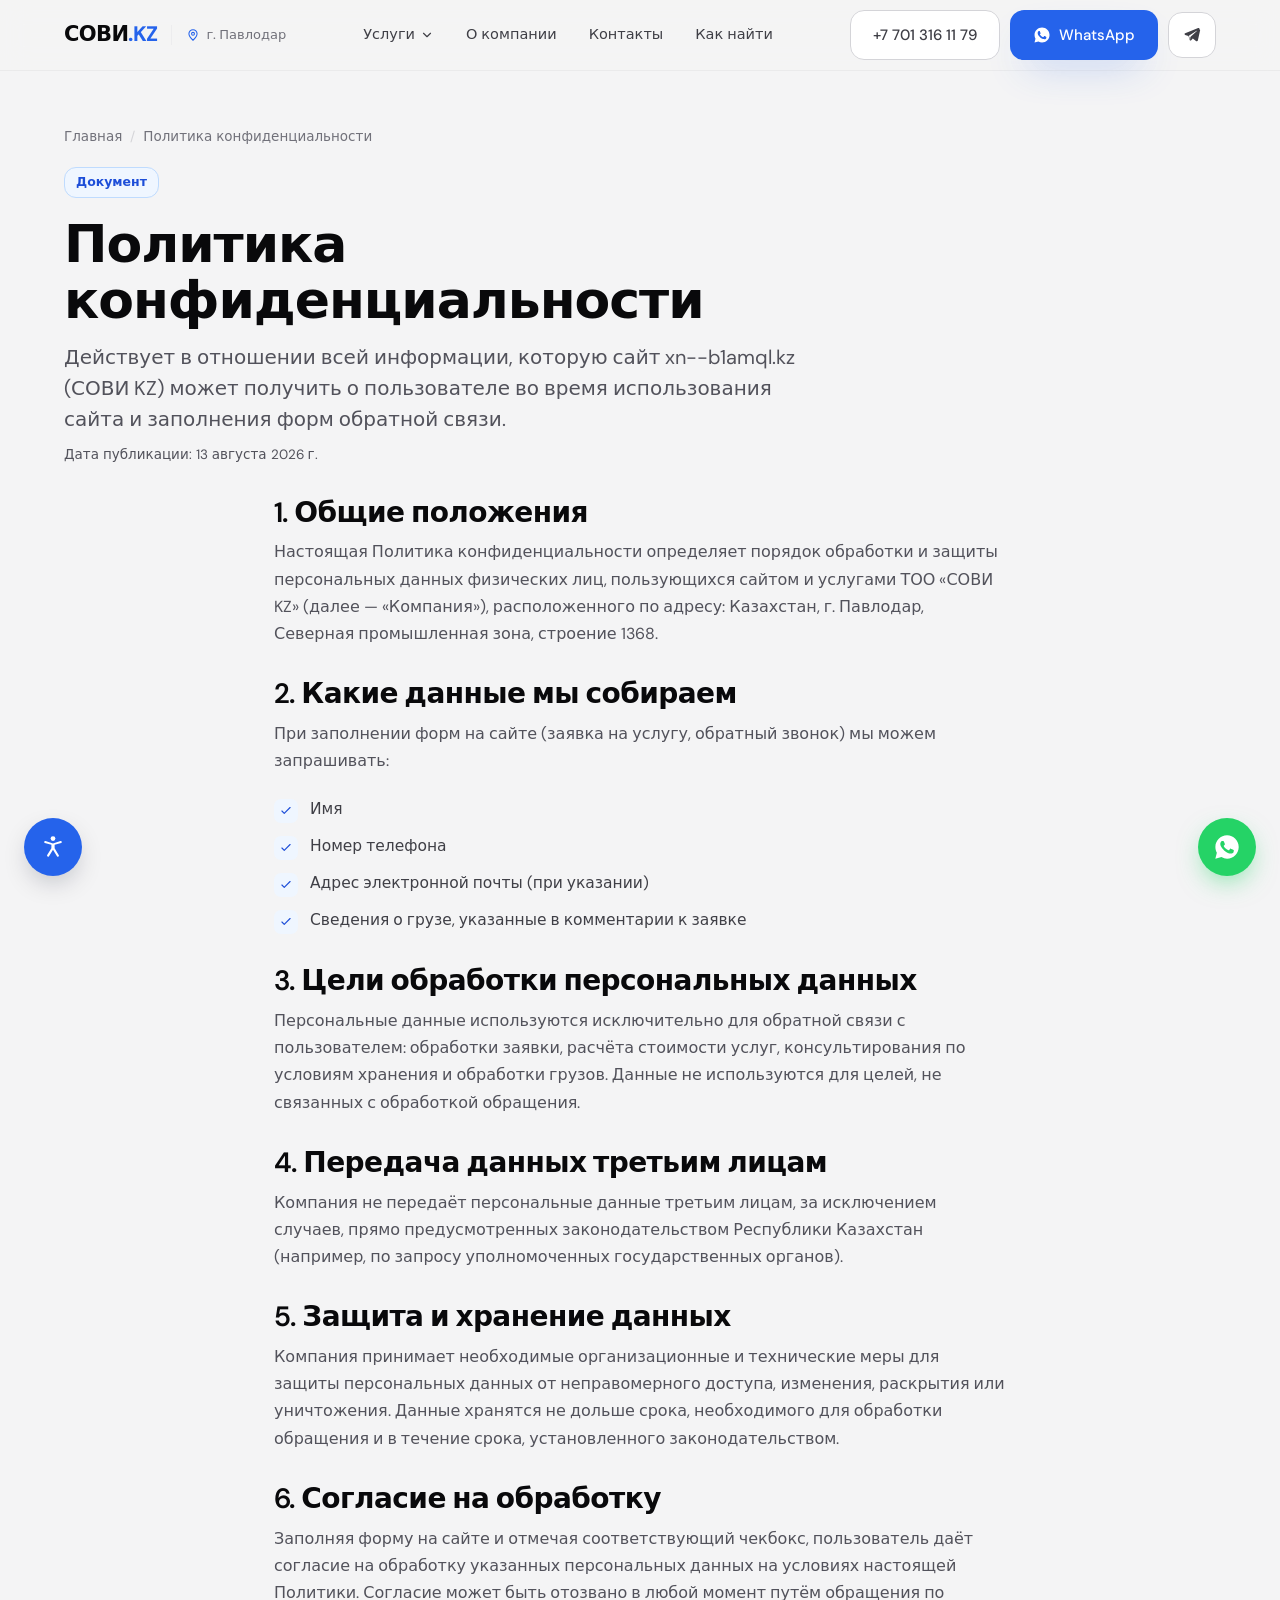
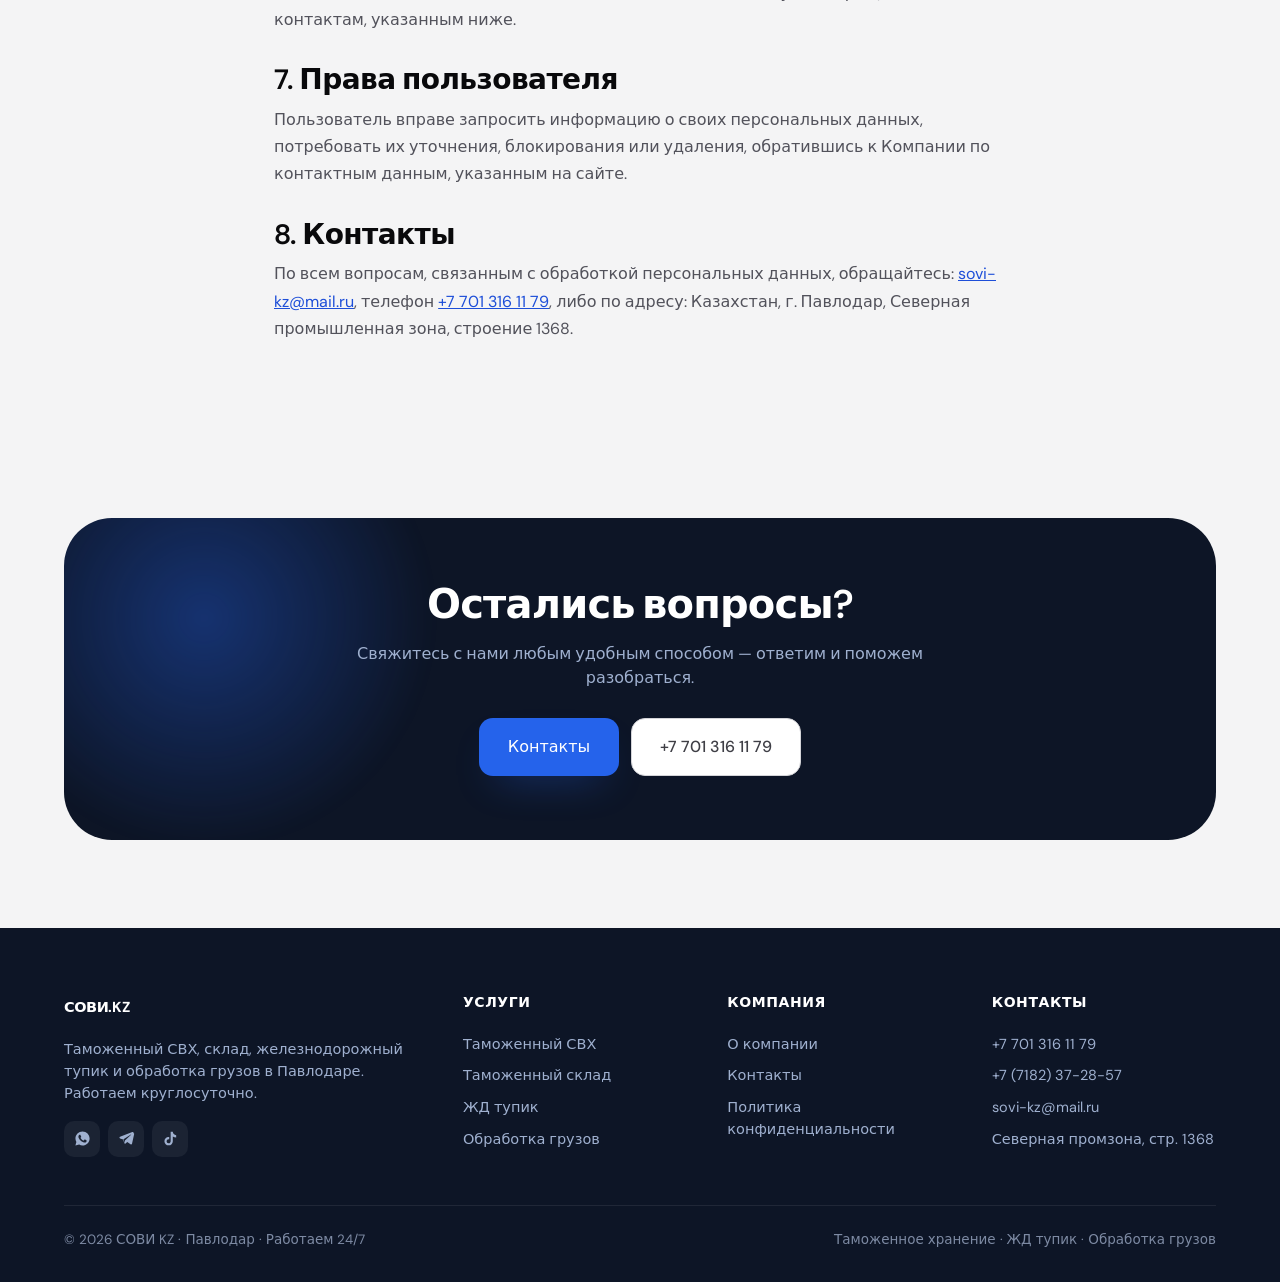
<file: politika-konfidentsialnosti.html>
<!doctype html>
<html lang="ru">
<head>
<meta charset="utf-8">
<meta name="viewport" content="width=device-width,initial-scale=1">
<title>Политика конфиденциальности — СОВИ KZ</title>
<meta name="description" content="Политика конфиденциальности СОВИ KZ: как мы собираем, используем и защищаем персональные данные посетителей сайта и клиентов таможенного терминала в Павлодаре.">
<link rel="canonical" href="https://xn--b1amql.kz/politika-konfidentsialnosti">
<meta name="robots" content="noindex,follow">
<link rel="preconnect" href="https://fonts.googleapis.com"><link rel="preconnect" href="https://fonts.gstatic.com" crossorigin>
<link href="https://fonts.googleapis.com/css2?family=DM+Sans:opsz,wght@9..40,400;9..40,500;9..40,600;9..40,700&display=swap" rel="stylesheet">
<link rel="stylesheet" href="assets/styles.css">
<link rel="icon" href="data:image/svg+xml,%3Csvg xmlns='http://www.w3.org/2000/svg' viewBox='0 0 32 32'%3E%3Crect width='32' height='32' rx='8' fill='%2309090b'/%3E%3Ctext x='11' y='23' font-family='Arial,Helvetica,sans-serif' font-size='19' font-weight='800' fill='%23ffffff'%3EC%3C/text%3E%3Crect x='19' y='18' width='10' height='10' rx='3' fill='%232563eb'/%3E%3C/svg%3E">
<!-- Yandex.Metrika counter -->
<script type="text/javascript">
    (function(m,e,t,r,i,k,a){
        m[i]=m[i]||function(){(m[i].a=m[i].a||[]).push(arguments)};
        m[i].l=1*new Date();
        for (var j = 0; j < document.scripts.length; j++) {if (document.scripts[j].src === r) { return; }}
        k=e.createElement(t),a=e.getElementsByTagName(t)[0],k.async=1,k.src=r,a.parentNode.insertBefore(k,a)
    })(window, document,'script','https://mc.yandex.ru/metrika/tag.js?id=111553682', 'ym');

    ym(111553682, 'init', {ssr:true, webvisor:true, clickmap:true, ecommerce:"dataLayer", referrer: document.referrer, url: location.href, accurateTrackBounce:true, trackLinks:true});
</script>
<noscript><div><img src="https://mc.yandex.ru/watch/111553682" style="position:absolute; left:-9999px;" alt="" /></div></noscript>
<!-- /Yandex.Metrika counter -->
</head>
<body>
<header class="nav">
  <div class="wrap nav-in">
    <div class="logo-group"><a href="index.html" class="logo">
      <span class="logo-mark"><svg viewBox="0 0 24 24" fill="none"><text x="12" y="16.7" text-anchor="middle" font-family="DM Sans, sans-serif" font-size="11.5" font-weight="800" letter-spacing="-0.6">SK</text></svg></span>
      СОВИ<span style="color:var(--blue-600)">.KZ</span>
    </a><span class="nav-city"><svg viewBox="0 0 24 24" fill="none"><path d="M12 21s7-6.3 7-11a7 7 0 10-14 0c0 4.7 7 11 7 11z" stroke="currentColor" stroke-width="1.8" stroke-linejoin="round"/><circle cx="12" cy="10" r="2.5" stroke="currentColor" stroke-width="1.8"/></svg><span>г. Павлодар</span></span></div>
    <nav class="nav-links" id="nav">
      <div class="has-drop">
        <button class="drop-trigger" type="button" style="background:none;border:0;font:inherit;color:var(--iron);cursor:pointer;padding:9px 14px;border-radius:10px;font-size:14.5px;font-weight:500" aria-haspopup="true">
          Услуги <svg class="dchev" viewBox="0 0 24 24" fill="none"><path d="M6 9l6 6 6-6" stroke="currentColor" stroke-width="2" stroke-linecap="round" stroke-linejoin="round"/></svg>
        </button>
        <div class="drop-panel">
          <div class="drop-grid">
            <a href="svh.html" class="drop-item"><span class="di"><svg viewBox="0 0 24 24" fill="none"><path d="M12 3l7 3v6c0 4-3 7-7 9-4-2-7-5-7-9V6z" stroke="currentColor" stroke-width="1.8" stroke-linejoin="round"/><path d="M9 12l2 2 4-4" stroke="currentColor" stroke-width="1.8" stroke-linecap="round" stroke-linejoin="round"/></svg></span><span><span class="dt">Таможенный СВХ</span><span class="dd">Приём и хранение под контролем</span></span></a>
            <a href="tamozhennyy-sklad.html" class="drop-item"><span class="di"><svg viewBox="0 0 24 24" fill="none"><rect x="4" y="3" width="16" height="18" rx="2" stroke="currentColor" stroke-width="1.8"/><path d="M8 8h8M8 12h8M8 16h5" stroke="currentColor" stroke-width="1.8" stroke-linecap="round"/></svg></span><span><span class="dt">Таможенный склад</span><span class="dd">Долгосрочное ответственное хранение</span></span></a>
            <a href="zhd-tupik.html" class="drop-item"><span class="di"><svg viewBox="0 0 24 24" fill="none"><rect x="5" y="6" width="14" height="9" rx="2" stroke="currentColor" stroke-width="1.8"/><circle cx="9" cy="18" r="1.6" fill="currentColor"/><circle cx="15" cy="18" r="1.6" fill="currentColor"/></svg></span><span><span class="dt">ЖД тупик</span><span class="dd">Прирельсовый склад, приём вагонов</span></span></a>
            <a href="obrabotka-gruzov.html" class="drop-item"><span class="di"><svg viewBox="0 0 24 24" fill="none"><rect x="2" y="8" width="12" height="8" rx="1.5" stroke="currentColor" stroke-width="1.8"/><path d="M14 10h4l3 3v3h-7" stroke="currentColor" stroke-width="1.8" stroke-linejoin="round"/><circle cx="7" cy="18" r="1.8" fill="currentColor"/><circle cx="17" cy="18" r="1.8" fill="currentColor"/></svg></span><span><span class="dt">Обработка грузов</span><span class="dd">Погрузчик, кран, перевозка</span></span></a>
          </div>
        </div>
      </div>
      <a href="o-kompanii.html">О компании</a>
      <a href="kontakty.html">Контакты</a>
      <a href="index.html#karta">Как найти</a>
    <div class="nav-mobile-extra"><span class="nme-city"><svg viewBox="0 0 24 24" fill="none"><path d="M12 21s7-6.3 7-11a7 7 0 10-14 0c0 4.7 7 11 7 11z" stroke="currentColor" stroke-width="1.8" stroke-linejoin="round"/><circle cx="12" cy="10" r="2.5" stroke="currentColor" stroke-width="1.8"/></svg><span>г. Павлодар</span></span><a href="tel:+77013161179" class="nme-phone"><svg viewBox="0 0 24 24" fill="none"><path d="M5 4h4l2 5-3 2a12 12 0 005 5l2-3 5 2v4a2 2 0 01-2 2A16 16 0 013 6a2 2 0 012-2z" stroke="currentColor" stroke-width="1.8" stroke-linejoin="round"/></svg><span>+7 701 316 11 79</span></a><a href="https://wa.me/77013161179" class="btn btn-primary" target="_blank" rel="noopener"><svg viewBox="0 0 24 24" fill="currentColor" width="18" height="18"><path d="M12.04 2c-5.52 0-10 4.48-10 10 0 1.77.46 3.45 1.27 4.9L2 22l5.25-1.38A9.96 9.96 0 0012.04 22c5.52 0 10-4.48 10-10s-4.48-10-10-10zm5.72 14.2c-.24.68-1.4 1.32-1.94 1.4-.5.08-1.12.11-1.8-.11-.42-.13-.96-.31-1.65-.6-2.9-1.25-4.8-4.16-4.94-4.36-.14-.2-1.18-1.57-1.18-3 0-1.42.75-2.12 1.02-2.41.27-.29.58-.36.78-.36h.55c.18 0 .42-.03.65.5.24.55.8 1.9.87 2.04.07.14.12.3.02.49-.1.19-.15.3-.29.46-.14.16-.3.36-.43.48-.14.14-.29.29-.13.57.17.28.75 1.24 1.62 2.01 1.11.99 2.05 1.3 2.33 1.44.28.14.44.12.6-.07.17-.19.71-.83.9-1.12.19-.28.38-.24.63-.14.26.1 1.63.77 1.91.91.28.14.47.21.53.33.07.12.07.68-.17 1.36z"/></svg>Написать в WhatsApp</a><a href="https://t.me/sovi_kz_pvl" class="btn btn-ghost" target="_blank" rel="noopener"><svg viewBox="0 0 24 24" fill="currentColor" width="18" height="18"><path d="M21.9 4.3c.3-1.1-.7-1.9-1.7-1.5L2.9 9.7c-1.1.4-1.1 1.9 0 2.3l4.4 1.4 1.7 5.4c.2.7 1.1.9 1.6.4l2.5-2.4 4.6 3.4c.8.6 1.9.2 2.1-.8l3.1-14.1zM7.8 12.9l10.4-6.5c.3-.2.6.1.3.4l-8.7 8-.3 3.4-1.7-5.3z"/></svg>Написать в Telegram</a></div></nav>
    <div class="nav-right"><div class="nav-cta">
      <a href="tel:+77013161179" class="btn btn-ghost nav-phone">+7 701 316 11 79</a>
      <a href="https://wa.me/77013161179" class="btn btn-primary" target="_blank" rel="noopener"><svg viewBox="0 0 24 24" fill="currentColor" width="18" height="18"><path d="M12.04 2c-5.52 0-10 4.48-10 10 0 1.77.46 3.45 1.27 4.9L2 22l5.25-1.38A9.96 9.96 0 0012.04 22c5.52 0 10-4.48 10-10s-4.48-10-10-10zm5.72 14.2c-.24.68-1.4 1.32-1.94 1.4-.5.08-1.12.11-1.8-.11-.42-.13-.96-.31-1.65-.6-2.9-1.25-4.8-4.16-4.94-4.36-.14-.2-1.18-1.57-1.18-3 0-1.42.75-2.12 1.02-2.41.27-.29.58-.36.78-.36h.55c.18 0 .42-.03.65.5.24.55.8 1.9.87 2.04.07.14.12.3.02.49-.1.19-.15.3-.29.46-.14.16-.3.36-.43.48-.14.14-.29.29-.13.57.17.28.75 1.24 1.62 2.01 1.11.99 2.05 1.3 2.33 1.44.28.14.44.12.6-.07.17-.19.71-.83.9-1.12.19-.28.38-.24.63-.14.26.1 1.63.77 1.91.91.28.14.47.21.53.33.07.12.07.68-.17 1.36z"/></svg>WhatsApp</a>
      <a href="https://t.me/sovi_kz_pvl" class="btn btn-ghost nav-tg" aria-label="Написать в Telegram" title="Telegram" target="_blank" rel="noopener"><svg viewBox="0 0 24 24" fill="currentColor" width="18" height="18"><path d="M21.9 4.3c.3-1.1-.7-1.9-1.7-1.5L2.9 9.7c-1.1.4-1.1 1.9 0 2.3l4.4 1.4 1.7 5.4c.2.7 1.1.9 1.6.4l2.5-2.4 4.6 3.4c.8.6 1.9.2 2.1-.8l3.1-14.1zM7.8 12.9l10.4-6.5c.3-.2.6.1.3.4l-8.7 8-.3 3.4-1.7-5.3z"/></svg></a>
    </div>
    </div><button class="burger" aria-label="Меню" type="button"><span></span><span></span><span></span></button>
  </div>
</header>

<main>
<section class="pg-hero" style="padding-bottom:0">
  <div class="wrap">
    <div class="crumb reveal in"><a href="index.html">Главная</a><span>/</span>Политика конфиденциальности</div>
    <div style="max-width:760px" class="reveal in">
      <span class="badge badge-blue" style="margin-bottom:18px">Документ</span>
      <h1 class="h-lg">Политика конфиденциальности</h1>
      <p class="lead" style="margin-top:14px">Действует в отношении всей информации, которую сайт xn--b1amql.kz (СОВИ KZ) может получить о пользователе во время использования сайта и заполнения форм обратной связи.</p>
      <p class="muted" style="font-size:13.5px;margin-top:10px">Дата публикации: 13 августа 2026 г.</p>
    </div>
  </div>
</section>

<section style="padding-top:32px">
  <div class="wrap" style="max-width:780px">
    <div class="reveal" style="display:grid;gap:32px">

      <div>
        <h2 class="h-sm" style="margin-bottom:10px">1. Общие положения</h2>
        <p class="muted" style="line-height:1.7">Настоящая Политика конфиденциальности определяет порядок обработки и защиты персональных данных физических лиц, пользующихся сайтом и услугами ТОО «СОВИ KZ» (далее — «Компания»), расположенного по адресу: Казахстан, г. Павлодар, Северная промышленная зона, строение 1368.</p>
      </div>

      <div>
        <h2 class="h-sm" style="margin-bottom:10px">2. Какие данные мы собираем</h2>
        <p class="muted" style="line-height:1.7;margin-bottom:10px">При заполнении форм на сайте (заявка на услугу, обратный звонок) мы можем запрашивать:</p>
        <ul class="checklist">
          <li><span class="ck"><svg viewBox="0 0 24 24" fill="none"><path d="M5 12l4 4 10-10" stroke="currentColor" stroke-width="2" stroke-linecap="round" stroke-linejoin="round"/></svg></span>Имя</li>
          <li><span class="ck"><svg viewBox="0 0 24 24" fill="none"><path d="M5 12l4 4 10-10" stroke="currentColor" stroke-width="2" stroke-linecap="round" stroke-linejoin="round"/></svg></span>Номер телефона</li>
          <li><span class="ck"><svg viewBox="0 0 24 24" fill="none"><path d="M5 12l4 4 10-10" stroke="currentColor" stroke-width="2" stroke-linecap="round" stroke-linejoin="round"/></svg></span>Адрес электронной почты (при указании)</li>
          <li><span class="ck"><svg viewBox="0 0 24 24" fill="none"><path d="M5 12l4 4 10-10" stroke="currentColor" stroke-width="2" stroke-linecap="round" stroke-linejoin="round"/></svg></span>Сведения о грузе, указанные в комментарии к заявке</li>
        </ul>
      </div>

      <div>
        <h2 class="h-sm" style="margin-bottom:10px">3. Цели обработки персональных данных</h2>
        <p class="muted" style="line-height:1.7">Персональные данные используются исключительно для обратной связи с пользователем: обработки заявки, расчёта стоимости услуг, консультирования по условиям хранения и обработки грузов. Данные не используются для целей, не связанных с обработкой обращения.</p>
      </div>

      <div>
        <h2 class="h-sm" style="margin-bottom:10px">4. Передача данных третьим лицам</h2>
        <p class="muted" style="line-height:1.7">Компания не передаёт персональные данные третьим лицам, за исключением случаев, прямо предусмотренных законодательством Республики Казахстан (например, по запросу уполномоченных государственных органов).</p>
      </div>

      <div>
        <h2 class="h-sm" style="margin-bottom:10px">5. Защита и хранение данных</h2>
        <p class="muted" style="line-height:1.7">Компания принимает необходимые организационные и технические меры для защиты персональных данных от неправомерного доступа, изменения, раскрытия или уничтожения. Данные хранятся не дольше срока, необходимого для обработки обращения и в течение срока, установленного законодательством.</p>
      </div>

      <div>
        <h2 class="h-sm" style="margin-bottom:10px">6. Согласие на обработку</h2>
        <p class="muted" style="line-height:1.7">Заполняя форму на сайте и отмечая соответствующий чекбокс, пользователь даёт согласие на обработку указанных персональных данных на условиях настоящей Политики. Согласие может быть отозвано в любой момент путём обращения по контактам, указанным ниже.</p>
      </div>

      <div>
        <h2 class="h-sm" style="margin-bottom:10px">7. Права пользователя</h2>
        <p class="muted" style="line-height:1.7">Пользователь вправе запросить информацию о своих персональных данных, потребовать их уточнения, блокирования или удаления, обратившись к Компании по контактным данным, указанным на сайте.</p>
      </div>

      <div>
        <h2 class="h-sm" style="margin-bottom:10px">8. Контакты</h2>
        <p class="muted" style="line-height:1.7">По всем вопросам, связанным с обработкой персональных данных, обращайтесь: <a href="mailto:sovi-kz@mail.ru" style="color:var(--blue-700);text-decoration:underline">sovi-kz@mail.ru</a>, телефон <a href="tel:+77013161179" style="color:var(--blue-700);text-decoration:underline">+7 701 316 11 79</a>, либо по адресу: Казахстан, г. Павлодар, Северная промышленная зона, строение 1368.</p>
      </div>

    </div>
  </div>
</section>

<section>
  <div class="wrap"><div class="cta-band reveal"><div class="dark-glow" style="left:-120px;top:-160px;right:auto"></div>
    <div style="position:relative"><h2 class="h-md">Остались вопросы?</h2><p>Свяжитесь с нами любым удобным способом — ответим и поможем разобраться.</p>
    <div class="cta-actions"><a href="kontakty.html" class="btn btn-primary btn-lg">Контакты</a><a href="tel:+77013161179" class="btn btn-ghost btn-lg">+7 701 316 11 79</a></div></div>
  </div></div>
</section>
</main>

<footer class="footer">
  <div class="wrap">
    <div class="footer-grid">
      <div>
        <a href="index.html" class="logo" style="margin-bottom:16px"><span class="logo-mark"><svg viewBox="0 0 24 24" fill="none"><text x="12" y="16.7" text-anchor="middle" font-family="DM Sans, sans-serif" font-size="11.5" font-weight="800" letter-spacing="-0.6">SK</text></svg></span>СОВИ.KZ</a>
        <p style="color:#9fb0cf;font-size:14.5px;max-width:34ch">Таможенный СВХ, склад, железнодорожный тупик и обработка грузов в Павлодаре. Работаем круглосуточно.</p>
        <div style="display:flex;gap:8px;margin-top:16px">
          <a href="https://wa.me/77013161179" target="_blank" rel="noopener" aria-label="WhatsApp" style="width:36px;height:36px;border-radius:10px;background:rgba(255,255,255,.06);display:grid;place-items:center;color:#9fb0cf"><svg viewBox="0 0 24 24" fill="currentColor" width="17" height="17"><path d="M12.04 2c-5.52 0-10 4.48-10 10 0 1.77.46 3.45 1.27 4.9L2 22l5.25-1.38A9.96 9.96 0 0012.04 22c5.52 0 10-4.48 10-10s-4.48-10-10-10zm5.72 14.2c-.24.68-1.4 1.32-1.94 1.4-.5.08-1.12.11-1.8-.11-.42-.13-.96-.31-1.65-.6-2.9-1.25-4.8-4.16-4.94-4.36-.14-.2-1.18-1.57-1.18-3 0-1.42.75-2.12 1.02-2.41.27-.29.58-.36.78-.36h.55c.18 0 .42-.03.65.5.24.55.8 1.9.87 2.04.07.14.12.3.02.49-.1.19-.15.3-.29.46-.14.16-.3.36-.43.48-.14.14-.29.29-.13.57.17.28.75 1.24 1.62 2.01 1.11.99 2.05 1.3 2.33 1.44.28.14.44.12.6-.07.17-.19.71-.83.9-1.12.19-.28.38-.24.63-.14.26.1 1.63.77 1.91.91.28.14.47.21.53.33.07.12.07.68-.17 1.36z"/></svg></a>
          <a href="https://t.me/sovi_kz_pvl" target="_blank" rel="noopener" aria-label="Telegram" style="width:36px;height:36px;border-radius:10px;background:rgba(255,255,255,.06);display:grid;place-items:center;color:#9fb0cf"><svg viewBox="0 0 24 24" fill="currentColor" width="17" height="17"><path d="M21.9 4.3c.3-1.1-.7-1.9-1.7-1.5L2.9 9.7c-1.1.4-1.1 1.9 0 2.3l4.4 1.4 1.7 5.4c.2.7 1.1.9 1.6.4l2.5-2.4 4.6 3.4c.8.6 1.9.2 2.1-.8l3.1-14.1zM7.8 12.9l10.4-6.5c.3-.2.6.1.3.4l-8.7 8-.3 3.4-1.7-5.3z"/></svg></a>
          <a href="https://www.tiktok.com/@sovi_kz_pvl" target="_blank" rel="noopener" aria-label="TikTok" style="width:36px;height:36px;border-radius:10px;background:rgba(255,255,255,.06);display:grid;place-items:center;color:#9fb0cf"><svg viewBox="0 0 24 24" fill="currentColor" width="17" height="17"><path d="M16.6 5.82c-.86-.85-1.34-2-1.34-3.2h-3.02v13.35c0 1.6-1.3 2.9-2.9 2.9a2.9 2.9 0 01-2.9-2.9 2.9 2.9 0 012.9-2.9c.3 0 .58.05.85.13V9.9a6.02 6.02 0 00-.85-.06 5.92 5.92 0 100 11.84 5.92 5.92 0 005.92-5.92V9.01a8.2 8.2 0 004.75 1.52V7.51a4.85 4.85 0 01-3.41-1.69z"/></svg></a>
        </div>
      </div>
      <div><h4>Услуги</h4><a href="svh.html">Таможенный СВХ</a><a href="tamozhennyy-sklad.html">Таможенный склад</a><a href="zhd-tupik.html">ЖД тупик</a><a href="obrabotka-gruzov.html">Обработка грузов</a></div>
      <div><h4>Компания</h4><a href="o-kompanii.html">О компании</a><a href="kontakty.html">Контакты</a><a href="politika-konfidentsialnosti.html">Политика конфиденциальности</a></div>
      <div><h4>Контакты</h4><a href="tel:+77013161179">+7 701 316 11 79</a><a href="tel:+77182372857">+7 (7182) 37-28-57</a><a href="mailto:sovi-kz@mail.ru">sovi-kz@mail.ru</a><a href="kontakty.html">Северная промзона, стр. 1368</a></div>
    </div>
    <div class="footer-bottom">
      <span>© 2026 СОВИ KZ · Павлодар · Работаем 24/7</span>
      <span>Таможенное хранение · ЖД тупик · Обработка грузов</span>
    </div>
  </div>
</footer>
<!-- FLOATING ACTIONS -->
<a href="https://wa.me/77013161179" target="_blank" rel="noopener" class="fab fab-wa" aria-label="Написать в WhatsApp">
  <span class="fab-ico"><svg viewBox="0 0 24 24" fill="currentColor"><path d="M12.04 2c-5.52 0-10 4.48-10 10 0 1.77.46 3.45 1.27 4.9L2 22l5.25-1.38A9.96 9.96 0 0012.04 22c5.52 0 10-4.48 10-10s-4.48-10-10-10zm5.72 14.2c-.24.68-1.4 1.32-1.94 1.4-.5.08-1.12.11-1.8-.11-.42-.13-.96-.31-1.65-.6-2.9-1.25-4.8-4.16-4.94-4.36-.14-.2-1.18-1.57-1.18-3 0-1.42.75-2.12 1.02-2.41.27-.29.58-.36.78-.36h.55c.18 0 .42-.03.65.5.24.55.8 1.9.87 2.04.07.14.12.3.02.49-.1.19-.15.3-.29.46-.14.16-.3.36-.43.48-.14.14-.29.29-.13.57.17.28.75 1.24 1.62 2.01 1.11.99 2.05 1.3 2.33 1.44.28.14.44.12.6-.07.17-.19.71-.83.9-1.12.19-.28.38-.24.63-.14.26.1 1.63.77 1.91.91.28.14.47.21.53.33.07.12.07.68-.17 1.36z"/></svg></span>
  <span class="fab-label">WhatsApp</span>
</a>

<button type="button" class="fab fab-a11y" id="a11yToggle" aria-label="Специальные возможности" aria-expanded="false">
  <svg viewBox="0 0 24 24" fill="currentColor"><circle cx="12" cy="4.2" r="2.2"/><path d="M4.5 8.3c-.5-.16-.78-.7-.62-1.2.16-.5.7-.78 1.2-.62L12 8.7l6.92-2.22c.5-.16 1.04.12 1.2.62.16.5-.12 1.04-.62 1.2L13.5 10v3.1l3.86 6.4c.28.46.13 1.06-.33 1.34-.46.28-1.06.13-1.34-.33L12 14.6l-3.69 5.9c-.28.46-.88.61-1.34.33-.46-.28-.6-.88-.33-1.34l3.86-6.4V10L4.5 8.3z"/></svg>
</button>

<div class="a11y-panel" id="a11yPanel" hidden>
  <div class="a11y-head">
    <h3>Специальные возможности</h3>
    <button type="button" class="a11y-close" id="a11yClose" aria-label="Закрыть">&times;</button>
  </div>
  <p class="a11y-desc">Настройте отображение сайта под себя. Выбор сохраняется на этом устройстве.</p>

  <div class="a11y-group">
    <div class="a11y-label">Размер текста</div>
    <div class="a11y-row" data-group="size">
      <button type="button" data-size="0" style="font-size:14px">A</button>
      <button type="button" data-size="1" style="font-size:16px">A</button>
      <button type="button" data-size="2" style="font-size:18px">A</button>
      <button type="button" data-size="3" style="font-size:20px">A</button>
    </div>
  </div>

  <div class="a11y-group">
    <div class="a11y-label">Контраст</div>
    <div class="a11y-row" data-group="contrast">
      <button type="button" data-contrast="default">Обычный</button>
      <button type="button" data-contrast="high">Высокий</button>
      <button type="button" data-contrast="bw">Ч/Б</button>
    </div>
  </div>

  <div class="a11y-group">
    <div class="a11y-label">Помощь при чтении</div>
    <button type="button" class="a11y-switch" data-toggle="font">Читаемый шрифт<span class="a11y-state">Выкл</span></button>
    <button type="button" class="a11y-switch" data-toggle="links">Выделить ссылки<span class="a11y-state">Выкл</span></button>
    <button type="button" class="a11y-switch" data-toggle="cursor">Крупный курсор<span class="a11y-state">Выкл</span></button>
    <button type="button" class="a11y-switch" data-toggle="motion">Без анимации<span class="a11y-state">Выкл</span></button>
  </div>

  <button type="button" class="a11y-reset" id="a11yReset">Сбросить всё</button>
</div>

<script src="assets/app.js"></script>
</body>
</html>
</file>
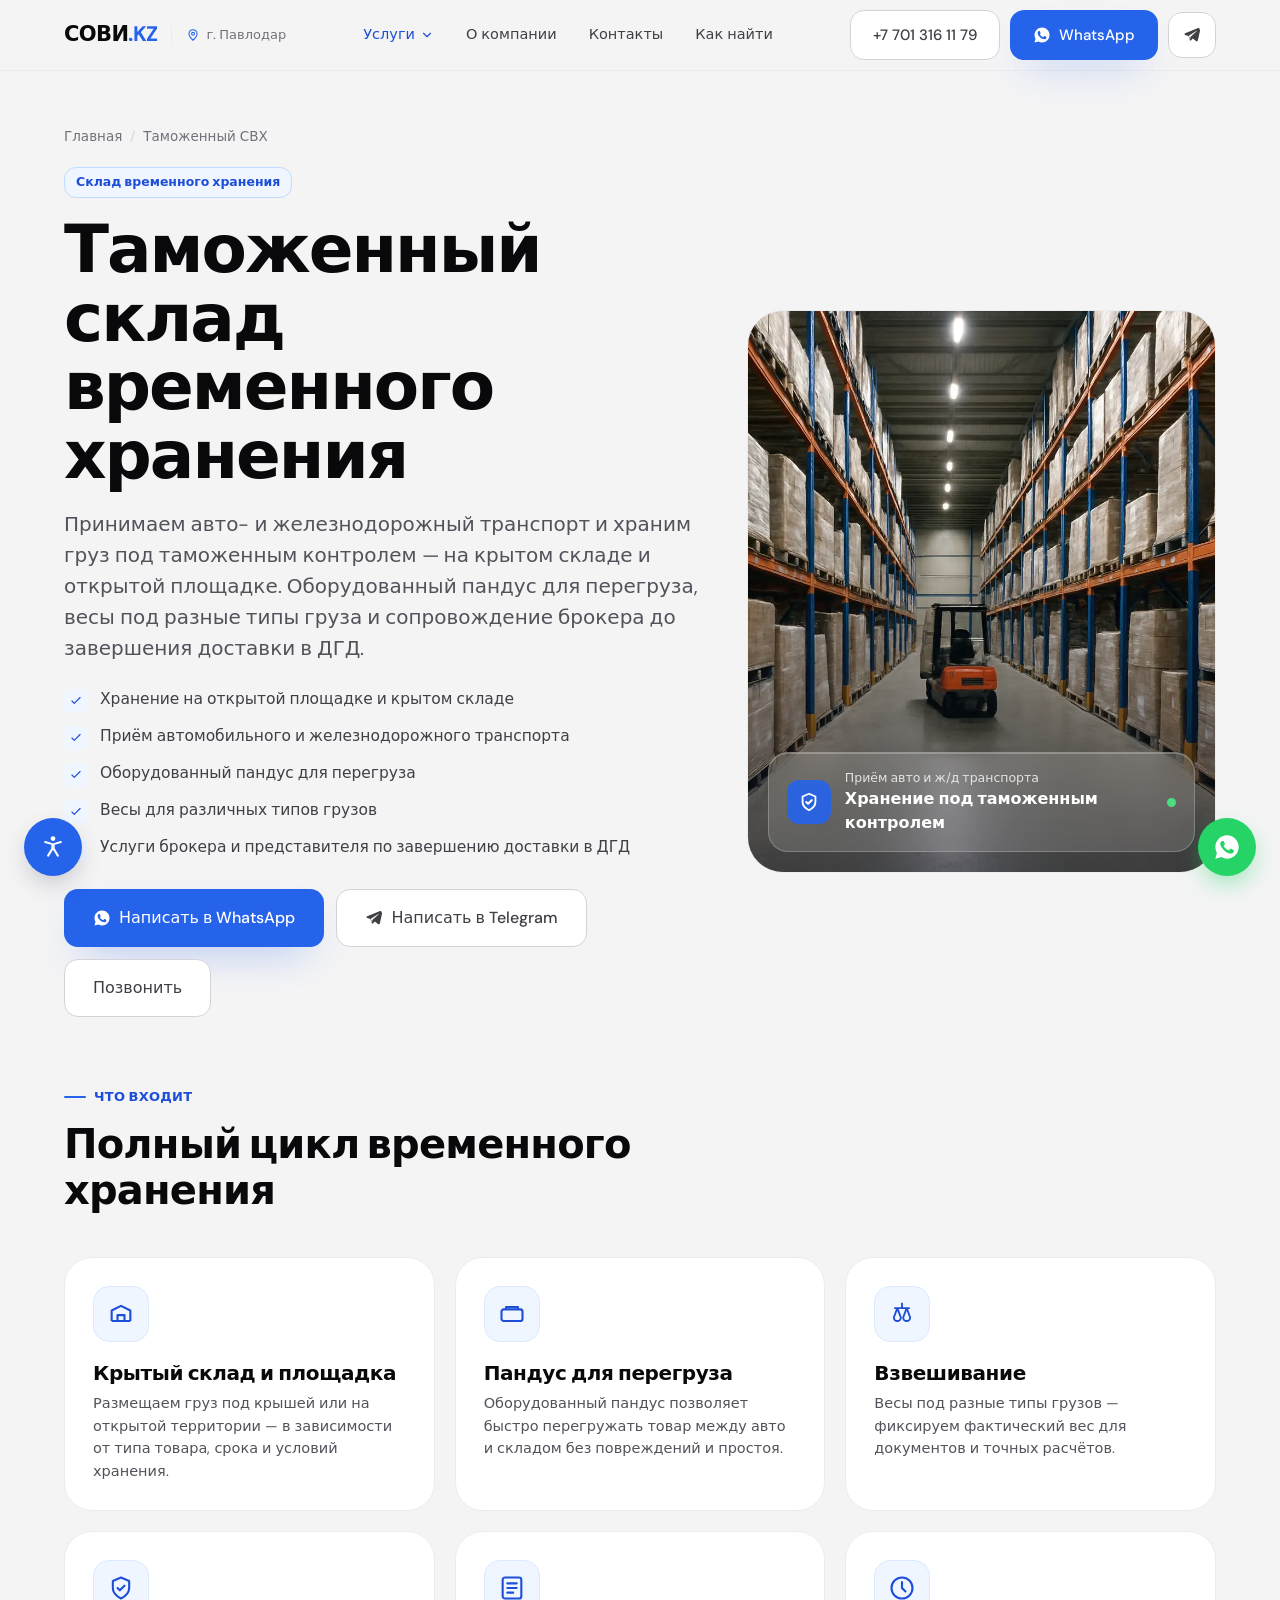
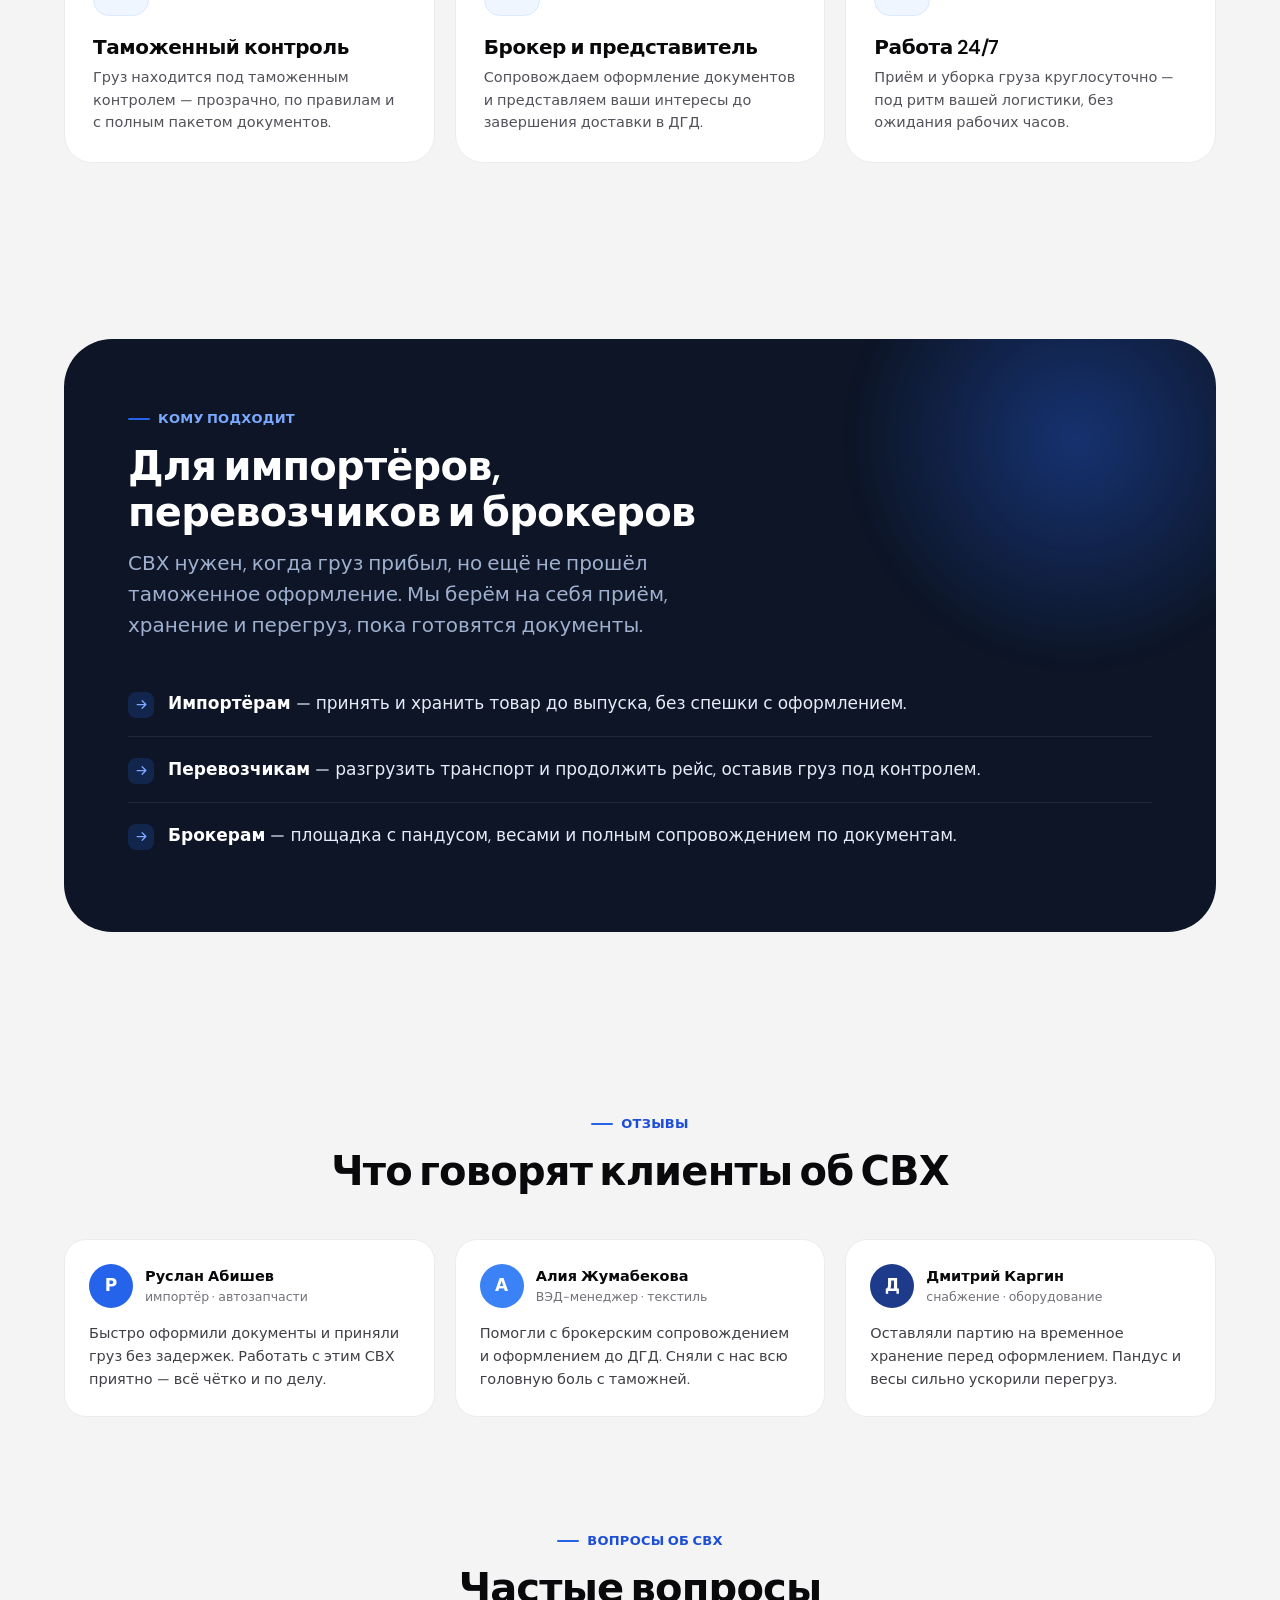
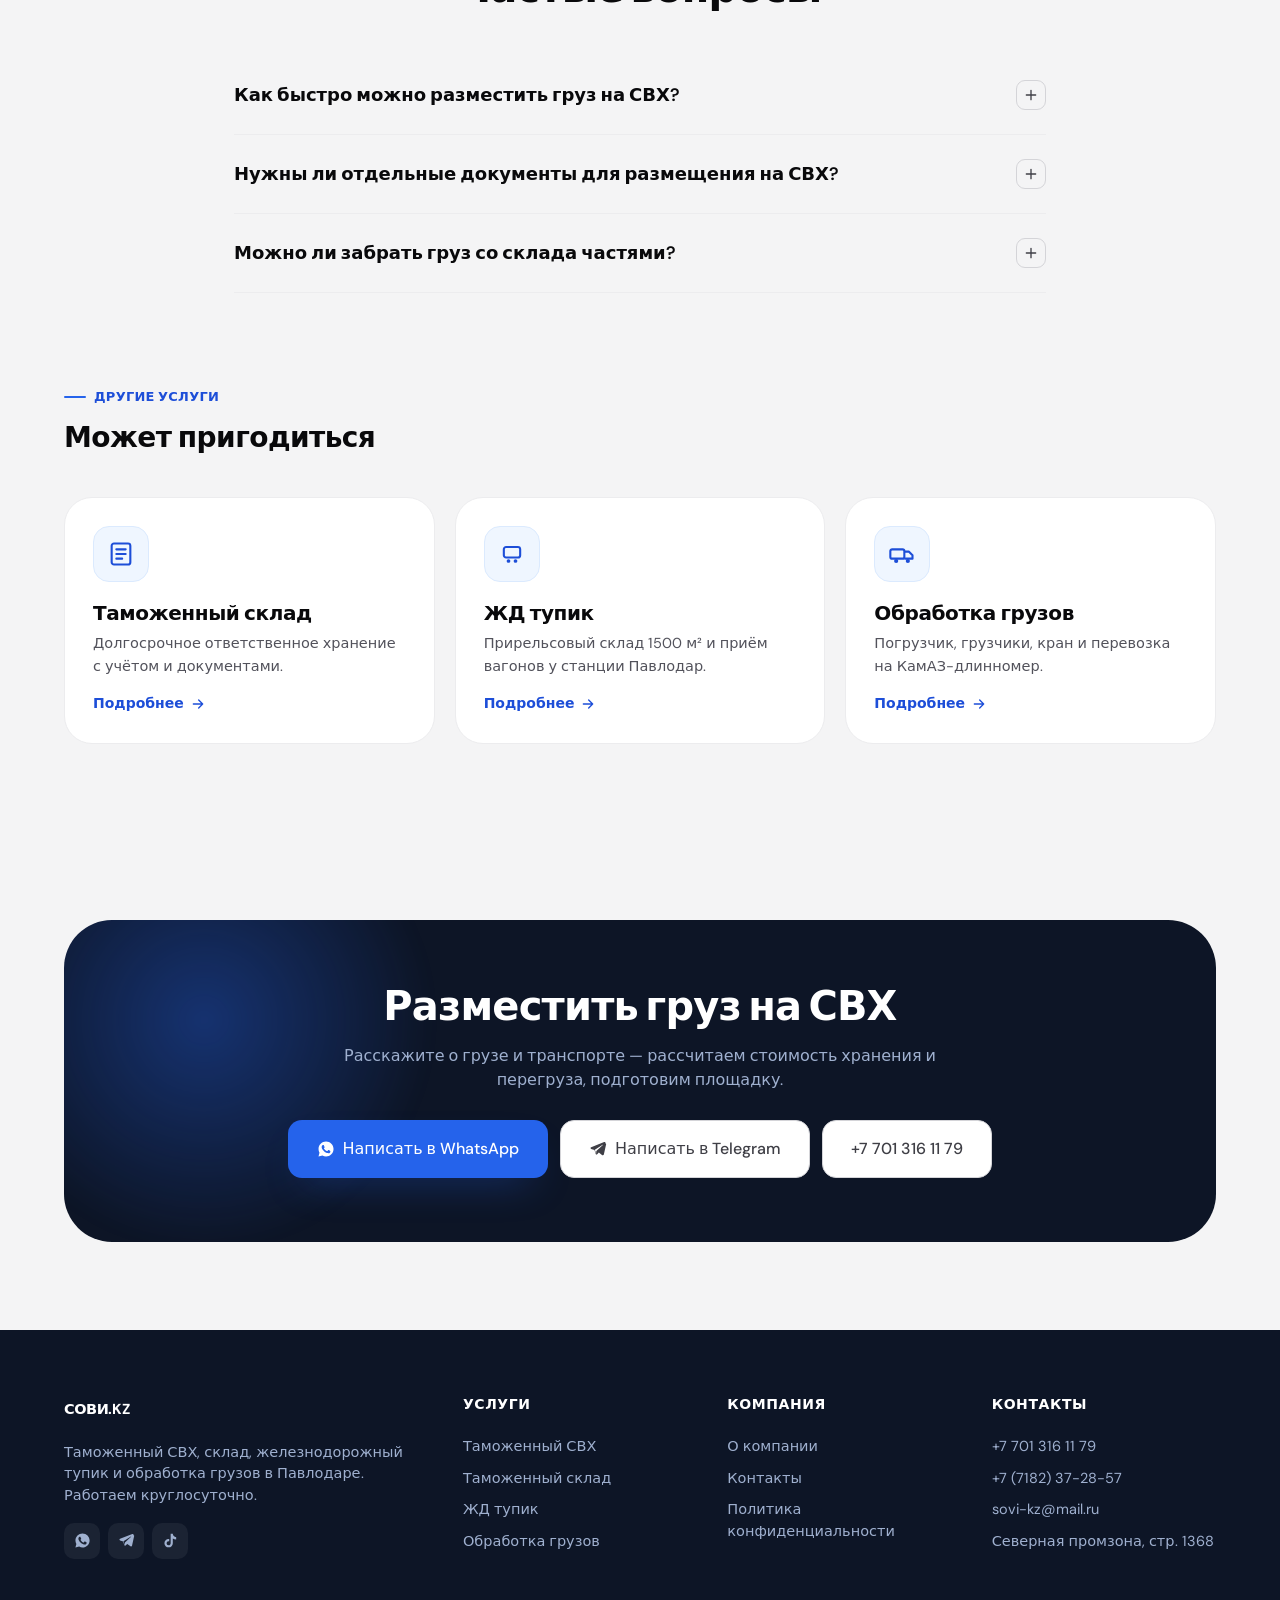
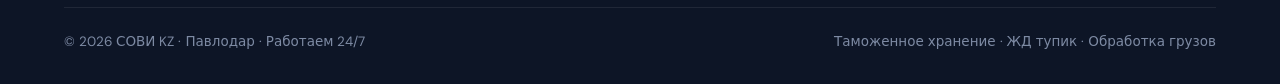
<file: svh.html>
<!doctype html>
<html lang="ru">
<head>
<meta charset="utf-8">
<meta name="viewport" content="width=device-width,initial-scale=1">
<title>Таможенный склад временного хранения (СВХ) в Павлодаре — СОВИ KZ</title>
<meta name="description" content="СВХ в Павлодаре: приём авто- и ж/д транспорта, хранение под таможенным контролем на крытом складе и открытой площадке, оборудованный пандус, весы, брокер и представитель до завершения доставки в ДГД.">
<link rel="canonical" href="https://xn--b1amql.kz/svh">
<meta property="og:title" content="Таможенный склад временного хранения (СВХ) в Павлодаре — СОВИ KZ">
<meta property="og:description" content="СВХ в Павлодаре: приём авто- и ж/д транспорта, хранение под таможенным контролем на крытом складе и открытой площадке, оборудованный пандус, весы, брокер и представитель до завершения доставки в ДГД.">
<meta property="og:type" content="website">
<meta property="og:locale" content="ru_KZ">
<meta property="og:url" content="https://xn--b1amql.kz/svh">
<meta property="og:image" content="https://xn--b1amql.kz/assets/img/og-share.jpg">
<meta property="og:image:width" content="1200">
<meta property="og:image:height" content="630">
<meta name="twitter:card" content="summary_large_image">
<link rel="preconnect" href="https://fonts.googleapis.com"><link rel="preconnect" href="https://fonts.gstatic.com" crossorigin>
<link href="https://fonts.googleapis.com/css2?family=DM+Sans:opsz,wght@9..40,400;9..40,500;9..40,600;9..40,700&display=swap" rel="stylesheet">
<link rel="stylesheet" href="assets/styles.css">
<link rel="icon" href="data:image/svg+xml,%3Csvg xmlns='http://www.w3.org/2000/svg' viewBox='0 0 32 32'%3E%3Crect width='32' height='32' rx='8' fill='%2309090b'/%3E%3Ctext x='11' y='23' font-family='Arial,Helvetica,sans-serif' font-size='19' font-weight='800' fill='%23ffffff'%3EC%3C/text%3E%3Crect x='19' y='18' width='10' height='10' rx='3' fill='%232563eb'/%3E%3C/svg%3E">
<!-- Yandex.Metrika counter -->
<script type="text/javascript">
    (function(m,e,t,r,i,k,a){
        m[i]=m[i]||function(){(m[i].a=m[i].a||[]).push(arguments)};
        m[i].l=1*new Date();
        for (var j = 0; j < document.scripts.length; j++) {if (document.scripts[j].src === r) { return; }}
        k=e.createElement(t),a=e.getElementsByTagName(t)[0],k.async=1,k.src=r,a.parentNode.insertBefore(k,a)
    })(window, document,'script','https://mc.yandex.ru/metrika/tag.js?id=111553682', 'ym');

    ym(111553682, 'init', {ssr:true, webvisor:true, clickmap:true, ecommerce:"dataLayer", referrer: document.referrer, url: location.href, accurateTrackBounce:true, trackLinks:true});
</script>
<noscript><div><img src="https://mc.yandex.ru/watch/111553682" style="position:absolute; left:-9999px;" alt="" /></div></noscript>
<!-- /Yandex.Metrika counter -->
<script type="application/ld+json">{"@context": "https://schema.org", "@type": "BreadcrumbList", "itemListElement": [{"@type": "ListItem", "position": 1, "name": "Главная", "item": "https://xn--b1amql.kz/"}, {"@type": "ListItem", "position": 2, "name": "Таможенный СВХ", "item": "https://xn--b1amql.kz/svh"}]}</script>
<script type="application/ld+json">{"@context": "https://schema.org", "@type": "Service", "serviceType": "Таможенный склад временного хранения (СВХ)", "provider": {"@type": "LocalBusiness", "name": "СОВИ KZ", "telephone": "+77013161179", "email": "sovi-kz@mail.ru", "address": {"@type": "PostalAddress", "streetAddress": "Северная промышленная зона, строение 1368", "addressLocality": "Павлодар", "addressCountry": "KZ"}}, "areaServed": "Павлодар", "url": "https://xn--b1amql.kz/svh"}</script>
</head>
<body>
<header class="nav">
  <div class="wrap nav-in">
    <div class="logo-group"><a href="index.html" class="logo">
      <span class="logo-mark"><svg viewBox="0 0 24 24" fill="none"><text x="12" y="16.7" text-anchor="middle" font-family="DM Sans, sans-serif" font-size="11.5" font-weight="800" letter-spacing="-0.6">SK</text></svg></span>
      СОВИ<span style="color:var(--blue-600)">.KZ</span>
    </a><span class="nav-city"><svg viewBox="0 0 24 24" fill="none"><path d="M12 21s7-6.3 7-11a7 7 0 10-14 0c0 4.7 7 11 7 11z" stroke="currentColor" stroke-width="1.8" stroke-linejoin="round"/><circle cx="12" cy="10" r="2.5" stroke="currentColor" stroke-width="1.8"/></svg><span>г. Павлодар</span></span></div>
    <nav class="nav-links" id="nav">
      <div class="has-drop">
        <button class="drop-trigger" type="button" style="background:none;border:0;font:inherit;color:var(--blue-700);cursor:pointer;padding:9px 14px;border-radius:10px;font-size:14.5px;font-weight:500" aria-haspopup="true">
          Услуги <svg class="dchev" viewBox="0 0 24 24" fill="none"><path d="M6 9l6 6 6-6" stroke="currentColor" stroke-width="2" stroke-linecap="round" stroke-linejoin="round"/></svg>
        </button>
        <div class="drop-panel">
          <div class="drop-grid">
            <a href="svh.html" class="drop-item"><span class="di"><svg viewBox="0 0 24 24" fill="none"><path d="M12 3l7 3v6c0 4-3 7-7 9-4-2-7-5-7-9V6z" stroke="currentColor" stroke-width="1.8" stroke-linejoin="round"/><path d="M9 12l2 2 4-4" stroke="currentColor" stroke-width="1.8" stroke-linecap="round" stroke-linejoin="round"/></svg></span><span><span class="dt">Таможенный СВХ</span><span class="dd">Приём и хранение под контролем</span></span></a>
            <a href="tamozhennyy-sklad.html" class="drop-item"><span class="di"><svg viewBox="0 0 24 24" fill="none"><rect x="4" y="3" width="16" height="18" rx="2" stroke="currentColor" stroke-width="1.8"/><path d="M8 8h8M8 12h8M8 16h5" stroke="currentColor" stroke-width="1.8" stroke-linecap="round"/></svg></span><span><span class="dt">Таможенный склад</span><span class="dd">Долгосрочное ответственное хранение</span></span></a>
            <a href="zhd-tupik.html" class="drop-item"><span class="di"><svg viewBox="0 0 24 24" fill="none"><rect x="5" y="6" width="14" height="9" rx="2" stroke="currentColor" stroke-width="1.8"/><circle cx="9" cy="18" r="1.6" fill="currentColor"/><circle cx="15" cy="18" r="1.6" fill="currentColor"/></svg></span><span><span class="dt">ЖД тупик</span><span class="dd">Прирельсовый склад, приём вагонов</span></span></a>
            <a href="obrabotka-gruzov.html" class="drop-item"><span class="di"><svg viewBox="0 0 24 24" fill="none"><rect x="2" y="8" width="12" height="8" rx="1.5" stroke="currentColor" stroke-width="1.8"/><path d="M14 10h4l3 3v3h-7" stroke="currentColor" stroke-width="1.8" stroke-linejoin="round"/><circle cx="7" cy="18" r="1.8" fill="currentColor"/><circle cx="17" cy="18" r="1.8" fill="currentColor"/></svg></span><span><span class="dt">Обработка грузов</span><span class="dd">Погрузчик, кран, перевозка</span></span></a>
          </div>
        </div>
      </div>
      <a href="o-kompanii.html">О компании</a>
      <a href="kontakty.html">Контакты</a>
      <a href="index.html#karta">Как найти</a>
    <div class="nav-mobile-extra"><span class="nme-city"><svg viewBox="0 0 24 24" fill="none"><path d="M12 21s7-6.3 7-11a7 7 0 10-14 0c0 4.7 7 11 7 11z" stroke="currentColor" stroke-width="1.8" stroke-linejoin="round"/><circle cx="12" cy="10" r="2.5" stroke="currentColor" stroke-width="1.8"/></svg><span>г. Павлодар</span></span><a href="tel:+77013161179" class="nme-phone"><svg viewBox="0 0 24 24" fill="none"><path d="M5 4h4l2 5-3 2a12 12 0 005 5l2-3 5 2v4a2 2 0 01-2 2A16 16 0 013 6a2 2 0 012-2z" stroke="currentColor" stroke-width="1.8" stroke-linejoin="round"/></svg><span>+7 701 316 11 79</span></a><a href="https://wa.me/77013161179" class="btn btn-primary" target="_blank" rel="noopener"><svg viewBox="0 0 24 24" fill="currentColor" width="18" height="18"><path d="M12.04 2c-5.52 0-10 4.48-10 10 0 1.77.46 3.45 1.27 4.9L2 22l5.25-1.38A9.96 9.96 0 0012.04 22c5.52 0 10-4.48 10-10s-4.48-10-10-10zm5.72 14.2c-.24.68-1.4 1.32-1.94 1.4-.5.08-1.12.11-1.8-.11-.42-.13-.96-.31-1.65-.6-2.9-1.25-4.8-4.16-4.94-4.36-.14-.2-1.18-1.57-1.18-3 0-1.42.75-2.12 1.02-2.41.27-.29.58-.36.78-.36h.55c.18 0 .42-.03.65.5.24.55.8 1.9.87 2.04.07.14.12.3.02.49-.1.19-.15.3-.29.46-.14.16-.3.36-.43.48-.14.14-.29.29-.13.57.17.28.75 1.24 1.62 2.01 1.11.99 2.05 1.3 2.33 1.44.28.14.44.12.6-.07.17-.19.71-.83.9-1.12.19-.28.38-.24.63-.14.26.1 1.63.77 1.91.91.28.14.47.21.53.33.07.12.07.68-.17 1.36z"/></svg>Написать в WhatsApp</a><a href="https://t.me/sovi_kz_pvl" class="btn btn-ghost" target="_blank" rel="noopener"><svg viewBox="0 0 24 24" fill="currentColor" width="18" height="18"><path d="M21.9 4.3c.3-1.1-.7-1.9-1.7-1.5L2.9 9.7c-1.1.4-1.1 1.9 0 2.3l4.4 1.4 1.7 5.4c.2.7 1.1.9 1.6.4l2.5-2.4 4.6 3.4c.8.6 1.9.2 2.1-.8l3.1-14.1zM7.8 12.9l10.4-6.5c.3-.2.6.1.3.4l-8.7 8-.3 3.4-1.7-5.3z"/></svg>Написать в Telegram</a></div></nav>
    <div class="nav-right"><div class="nav-cta">
      <a href="tel:+77013161179" class="btn btn-ghost nav-phone">+7 701 316 11 79</a>
      <a href="https://wa.me/77013161179" class="btn btn-primary" target="_blank" rel="noopener"><svg viewBox="0 0 24 24" fill="currentColor" width="18" height="18"><path d="M12.04 2c-5.52 0-10 4.48-10 10 0 1.77.46 3.45 1.27 4.9L2 22l5.25-1.38A9.96 9.96 0 0012.04 22c5.52 0 10-4.48 10-10s-4.48-10-10-10zm5.72 14.2c-.24.68-1.4 1.32-1.94 1.4-.5.08-1.12.11-1.8-.11-.42-.13-.96-.31-1.65-.6-2.9-1.25-4.8-4.16-4.94-4.36-.14-.2-1.18-1.57-1.18-3 0-1.42.75-2.12 1.02-2.41.27-.29.58-.36.78-.36h.55c.18 0 .42-.03.65.5.24.55.8 1.9.87 2.04.07.14.12.3.02.49-.1.19-.15.3-.29.46-.14.16-.3.36-.43.48-.14.14-.29.29-.13.57.17.28.75 1.24 1.62 2.01 1.11.99 2.05 1.3 2.33 1.44.28.14.44.12.6-.07.17-.19.71-.83.9-1.12.19-.28.38-.24.63-.14.26.1 1.63.77 1.91.91.28.14.47.21.53.33.07.12.07.68-.17 1.36z"/></svg>WhatsApp</a>
      <a href="https://t.me/sovi_kz_pvl" class="btn btn-ghost nav-tg" aria-label="Написать в Telegram" title="Telegram" target="_blank" rel="noopener"><svg viewBox="0 0 24 24" fill="currentColor" width="18" height="18"><path d="M21.9 4.3c.3-1.1-.7-1.9-1.7-1.5L2.9 9.7c-1.1.4-1.1 1.9 0 2.3l4.4 1.4 1.7 5.4c.2.7 1.1.9 1.6.4l2.5-2.4 4.6 3.4c.8.6 1.9.2 2.1-.8l3.1-14.1zM7.8 12.9l10.4-6.5c.3-.2.6.1.3.4l-8.7 8-.3 3.4-1.7-5.3z"/></svg></a>
    </div>
    </div><button class="burger" aria-label="Меню" type="button"><span></span><span></span><span></span></button>
  </div>
</header>

<main>
<section class="pg-hero">
  <div class="wrap">
    <div class="crumb reveal in"><a href="index.html">Главная</a><span>/</span>Таможенный СВХ</div>
    <div class="hero-grid">
      <div class="reveal in">
        <span class="badge badge-blue" style="margin-bottom:18px">Склад временного хранения</span>
        <h1 class="display">Таможенный склад временного хранения</h1>
        <p class="lead" style="margin-top:18px">Принимаем авто- и железнодорожный транспорт и храним груз под таможенным контролем — на крытом складе и открытой площадке. Оборудованный пандус для перегруза, весы под разные типы груза и сопровождение брокера до завершения доставки в ДГД.</p>
        <ul class="checklist">
          <li><span class="ck"><svg viewBox="0 0 24 24" fill="none"><path d="M5 12l4 4 10-10" stroke="currentColor" stroke-width="2" stroke-linecap="round" stroke-linejoin="round"/></svg></span>Хранение на открытой площадке и крытом складе</li>
          <li><span class="ck"><svg viewBox="0 0 24 24" fill="none"><path d="M5 12l4 4 10-10" stroke="currentColor" stroke-width="2" stroke-linecap="round" stroke-linejoin="round"/></svg></span>Приём автомобильного и железнодорожного транспорта</li>
          <li><span class="ck"><svg viewBox="0 0 24 24" fill="none"><path d="M5 12l4 4 10-10" stroke="currentColor" stroke-width="2" stroke-linecap="round" stroke-linejoin="round"/></svg></span>Оборудованный пандус для перегруза</li>
          <li><span class="ck"><svg viewBox="0 0 24 24" fill="none"><path d="M5 12l4 4 10-10" stroke="currentColor" stroke-width="2" stroke-linecap="round" stroke-linejoin="round"/></svg></span>Весы для различных типов грузов</li>
          <li><span class="ck"><svg viewBox="0 0 24 24" fill="none"><path d="M5 12l4 4 10-10" stroke="currentColor" stroke-width="2" stroke-linecap="round" stroke-linejoin="round"/></svg></span>Услуги брокера и представителя по завершению доставки в ДГД</li>
        </ul>
        <div class="btn-row" style="display:flex;gap:12px;flex-wrap:wrap;margin-top:28px">
          <a href="https://wa.me/77013161179?text=%D0%97%D0%B4%D1%80%D0%B0%D0%B2%D1%81%D1%82%D0%B2%D1%83%D0%B9%D1%82%D0%B5%21%20%D0%A5%D0%BE%D1%87%D1%83%20%D1%80%D0%B0%D0%B7%D0%BC%D0%B5%D1%81%D1%82%D0%B8%D1%82%D1%8C%20%D0%B3%D1%80%D1%83%D0%B7%20%D0%BD%D0%B0%20%D0%A1%D0%92%D0%A5." class="btn btn-primary btn-lg" target="_blank" rel="noopener"><svg viewBox="0 0 24 24" fill="currentColor" width="18" height="18"><path d="M12.04 2c-5.52 0-10 4.48-10 10 0 1.77.46 3.45 1.27 4.9L2 22l5.25-1.38A9.96 9.96 0 0012.04 22c5.52 0 10-4.48 10-10s-4.48-10-10-10zm5.72 14.2c-.24.68-1.4 1.32-1.94 1.4-.5.08-1.12.11-1.8-.11-.42-.13-.96-.31-1.65-.6-2.9-1.25-4.8-4.16-4.94-4.36-.14-.2-1.18-1.57-1.18-3 0-1.42.75-2.12 1.02-2.41.27-.29.58-.36.78-.36h.55c.18 0 .42-.03.65.5.24.55.8 1.9.87 2.04.07.14.12.3.02.49-.1.19-.15.3-.29.46-.14.16-.3.36-.43.48-.14.14-.29.29-.13.57.17.28.75 1.24 1.62 2.01 1.11.99 2.05 1.3 2.33 1.44.28.14.44.12.6-.07.17-.19.71-.83.9-1.12.19-.28.38-.24.63-.14.26.1 1.63.77 1.91.91.28.14.47.21.53.33.07.12.07.68-.17 1.36z"/></svg>Написать в WhatsApp</a><a href="https://t.me/sovi_kz_pvl" class="btn btn-ghost btn-lg" target="_blank" rel="noopener"><svg viewBox="0 0 24 24" fill="currentColor" width="18" height="18"><path d="M21.9 4.3c.3-1.1-.7-1.9-1.7-1.5L2.9 9.7c-1.1.4-1.1 1.9 0 2.3l4.4 1.4 1.7 5.4c.2.7 1.1.9 1.6.4l2.5-2.4 4.6 3.4c.8.6 1.9.2 2.1-.8l3.1-14.1zM7.8 12.9l10.4-6.5c.3-.2.6.1.3.4l-8.7 8-.3 3.4-1.7-5.3z"/></svg>Написать в Telegram</a>
          <a href="tel:+77013161179" class="btn btn-ghost btn-lg">Позвонить</a>
        </div>
      </div>
      <div class="reveal in">
        <div class="hero-photo">
          <img src="assets/img/svh-cover.webp" alt="Крытый склад временного хранения со стеллажами и грузами" loading="eager">
          <div class="glass-card">
            <div class="gi"><svg viewBox="0 0 24 24" fill="none"><path d="M9 12l2 2 4-4" stroke="currentColor" stroke-width="2.2" stroke-linecap="round" stroke-linejoin="round"/><path d="M12 3l7 3v6c0 4-3 7-7 9-4-2-7-5-7-9V6z" stroke="currentColor" stroke-width="2" stroke-linejoin="round"/></svg></div>
            <div style="flex:1"><div class="gk">Приём авто и ж/д транспорта</div><div class="gv">Хранение под таможенным контролем</div></div>
            <span class="pulse-dot"></span>
          </div>
        </div>
      </div>
    </div>
  </div>
</section>

<section style="padding-top:24px">
  <div class="wrap">
    <div class="sec-head reveal"><span class="eyebrow">Что входит</span><h2 class="h-md">Полный цикл временного хранения</h2></div>
    <div class="grid g-3">
      <div class="card reveal"><div class="card-ico"><svg viewBox="0 0 24 24" fill="none"><path d="M4 18V9l8-4 8 4v9M4 18h16M9 18v-5h6v5" stroke="currentColor" stroke-width="1.8" stroke-linejoin="round"/></svg></div><h3>Крытый склад и площадка</h3><p>Размещаем груз под крышей или на открытой территории — в зависимости от типа товара, срока и условий хранения.</p></div>
      <div class="card reveal"><div class="card-ico"><svg viewBox="0 0 24 24" fill="none"><rect x="3" y="8" width="18" height="10" rx="2" stroke="currentColor" stroke-width="1.8"/><path d="M7 8V6h10v2" stroke="currentColor" stroke-width="1.8"/></svg></div><h3>Пандус для перегруза</h3><p>Оборудованный пандус позволяет быстро перегружать товар между авто и складом без повреждений и простоя.</p></div>
      <div class="card reveal"><div class="card-ico"><svg viewBox="0 0 24 24" fill="none"><path d="M12 3v4M6 7l12 0M8 7l-3 8a3 3 0 006 0zM16 7l3 8a3 3 0 01-6 0z" stroke="currentColor" stroke-width="1.6" stroke-linecap="round" stroke-linejoin="round"/></svg></div><h3>Взвешивание</h3><p>Весы под разные типы грузов — фиксируем фактический вес для документов и точных расчётов.</p></div>
      <div class="card reveal"><div class="card-ico"><svg viewBox="0 0 24 24" fill="none"><path d="M9 12l2 2 4-4" stroke="currentColor" stroke-width="1.8" stroke-linecap="round" stroke-linejoin="round"/><path d="M12 3l7 3v6c0 4-3 7-7 9-4-2-7-5-7-9V6z" stroke="currentColor" stroke-width="1.8" stroke-linejoin="round"/></svg></div><h3>Таможенный контроль</h3><p>Груз находится под таможенным контролем — прозрачно, по правилам и с полным пакетом документов.</p></div>
      <div class="card reveal"><div class="card-ico"><svg viewBox="0 0 24 24" fill="none"><rect x="4" y="3" width="16" height="18" rx="2" stroke="currentColor" stroke-width="1.8"/><path d="M8 8h8M8 12h8M8 16h5" stroke="currentColor" stroke-width="1.8" stroke-linecap="round"/></svg></div><h3>Брокер и представитель</h3><p>Сопровождаем оформление документов и представляем ваши интересы до завершения доставки в ДГД.</p></div>
      <div class="card reveal"><div class="card-ico"><svg viewBox="0 0 24 24" fill="none"><circle cx="12" cy="12" r="9" stroke="currentColor" stroke-width="1.8"/><path d="M12 7v5l3 3" stroke="currentColor" stroke-width="1.8" stroke-linecap="round"/></svg></div><h3>Работа 24/7</h3><p>Приём и уборка груза круглосуточно — под ритм вашей логистики, без ожидания рабочих часов.</p></div>
    </div>
  </div>
</section>

<section>
  <div class="wrap"><div class="dark reveal"><div class="dark-glow"></div>
    <div style="position:relative;max-width:640px"><span class="eyebrow" style="color:#7ba9ff">Кому подходит</span><h2 class="h-md" style="margin:16px 0 12px">Для импортёров, перевозчиков и брокеров</h2><p class="lead">СВХ нужен, когда груз прибыл, но ещё не прошёл таможенное оформление. Мы берём на себя приём, хранение и перегруз, пока готовятся документы.</p></div>
    <ul class="arrow-list" style="position:relative;margin-top:32px">
      <li><span class="ai"><svg viewBox="0 0 24 24" fill="none"><path d="M5 12h14M13 6l6 6-6 6" stroke="currentColor" stroke-width="2" stroke-linecap="round" stroke-linejoin="round"/></svg></span><span><strong>Импортёрам</strong> — принять и хранить товар до выпуска, без спешки с оформлением.</span></li>
      <li><span class="ai"><svg viewBox="0 0 24 24" fill="none"><path d="M5 12h14M13 6l6 6-6 6" stroke="currentColor" stroke-width="2" stroke-linecap="round" stroke-linejoin="round"/></svg></span><span><strong>Перевозчикам</strong> — разгрузить транспорт и продолжить рейс, оставив груз под контролем.</span></li>
      <li><span class="ai"><svg viewBox="0 0 24 24" fill="none"><path d="M5 12h14M13 6l6 6-6 6" stroke="currentColor" stroke-width="2" stroke-linecap="round" stroke-linejoin="round"/></svg></span><span><strong>Брокерам</strong> — площадка с пандусом, весами и полным сопровождением по документам.</span></li>
    </ul>
  </div></div>
</section>

<!-- TESTIMONIALS -->
<section>
  <div class="wrap">
    <div class="sec-head center reveal"><span class="eyebrow" style="justify-content:center">Отзывы</span><h2 class="h-md">Что говорят клиенты об СВХ</h2></div>
    <div class="mini-tgrid reveal-group">
      <div class="tcard"><div class="tcard-h"><span class="tavatar" style="background:var(--blue-600)">Р</span><div><div class="nm">Руслан Абишев</div><div class="rl">импортёр · автозапчасти</div></div></div><p>Быстро оформили документы и приняли груз без задержек. Работать с этим СВХ приятно — всё чётко и по делу.</p></div>
      <div class="tcard"><div class="tcard-h"><span class="tavatar" style="background:var(--blue-500)">А</span><div><div class="nm">Алия Жумабекова</div><div class="rl">ВЭД-менеджер · текстиль</div></div></div><p>Помогли с брокерским сопровождением и оформлением до ДГД. Сняли с нас всю головную боль с таможней.</p></div>
      <div class="tcard"><div class="tcard-h"><span class="tavatar" style="background:var(--blue-900)">Д</span><div><div class="nm">Дмитрий Каргин</div><div class="rl">снабжение · оборудование</div></div></div><p>Оставляли партию на временное хранение перед оформлением. Пандус и весы сильно ускорили перегруз.</p></div>
    </div>
  </div>
</section>

<!-- FAQ -->
<section style="padding-top:0">
  <div class="wrap" style="max-width:860px">
    <div class="sec-head center reveal"><span class="eyebrow" style="justify-content:center">Вопросы об СВХ</span><h2 class="h-md">Частые вопросы</h2></div>
    <div class="reveal faq-list">
      <div class="faq-item"><button class="faq-q">Как быстро можно разместить груз на СВХ?<span class="pm"><svg viewBox="0 0 24 24" fill="none" width="16" height="16"><path d="M12 5v14M5 12h14" stroke="currentColor" stroke-width="2" stroke-linecap="round"/></svg></span></button><div class="faq-a"><p>Обычно приём происходит в день обращения — после согласования параметров груза и транспорта. Работаем 24/7, поэтому можем принять груз и в нерабочее время.</p></div></div>
      <div class="faq-item"><button class="faq-q">Нужны ли отдельные документы для размещения на СВХ?<span class="pm"><svg viewBox="0 0 24 24" fill="none" width="16" height="16"><path d="M12 5v14M5 12h14" stroke="currentColor" stroke-width="2" stroke-linecap="round"/></svg></span></button><div class="faq-a"><p>Понадобятся товаросопроводительные документы на груз. Если документов не хватает или нужна помощь с оформлением — наш брокер и представитель подскажут и сопроводят процесс.</p></div></div>
      <div class="faq-item"><button class="faq-q">Можно ли забрать груз со склада частями?<span class="pm"><svg viewBox="0 0 24 24" fill="none" width="16" height="16"><path d="M12 5v14M5 12h14" stroke="currentColor" stroke-width="2" stroke-linecap="round"/></svg></span></button><div class="faq-a"><p>Да, частичная выдача возможна — согласуйте график с менеджером при размещении, чтобы мы подготовили удобный доступ к нужной части партии.</p></div></div>
    </div>
  </div>
</section>

<!-- RELATED SERVICES -->
<section style="padding-top:0">
  <div class="wrap">
    <div class="sec-head reveal"><span class="eyebrow">Другие услуги</span><h2 class="h-sm">Может пригодиться</h2></div>
    <div class="grid g-3 reveal-group">
      <a href="tamozhennyy-sklad.html" class="card"><div class="card-ico"><svg viewBox="0 0 24 24" fill="none"><rect x="4" y="3" width="16" height="18" rx="2" stroke="currentColor" stroke-width="1.8"/><path d="M8 8h8M8 12h8M8 16h5" stroke="currentColor" stroke-width="1.8" stroke-linecap="round"/></svg></div><h3>Таможенный склад</h3><p>Долгосрочное ответственное хранение с учётом и документами.</p><span class="card-link">Подробнее<svg viewBox="0 0 24 24" fill="none"><path d="M5 12h14M13 6l6 6-6 6" stroke="currentColor" stroke-width="2" stroke-linecap="round" stroke-linejoin="round"/></svg></span></a>
      <a href="zhd-tupik.html" class="card"><div class="card-ico"><svg viewBox="0 0 24 24" fill="none"><rect x="5" y="6" width="14" height="9" rx="2" stroke="currentColor" stroke-width="1.8"/><circle cx="9" cy="18" r="1.6" fill="currentColor"/><circle cx="15" cy="18" r="1.6" fill="currentColor"/></svg></div><h3>ЖД тупик</h3><p>Прирельсовый склад 1500 м² и приём вагонов у станции Павлодар.</p><span class="card-link">Подробнее<svg viewBox="0 0 24 24" fill="none"><path d="M5 12h14M13 6l6 6-6 6" stroke="currentColor" stroke-width="2" stroke-linecap="round" stroke-linejoin="round"/></svg></span></a>
      <a href="obrabotka-gruzov.html" class="card"><div class="card-ico"><svg viewBox="0 0 24 24" fill="none"><rect x="2" y="8" width="12" height="8" rx="1.5" stroke="currentColor" stroke-width="1.8"/><path d="M14 10h4l3 3v3h-7" stroke="currentColor" stroke-width="1.8" stroke-linejoin="round"/><circle cx="7" cy="18" r="1.8" fill="currentColor"/><circle cx="17" cy="18" r="1.8" fill="currentColor"/></svg></div><h3>Обработка грузов</h3><p>Погрузчик, грузчики, кран и перевозка на КамАЗ-длинномер.</p><span class="card-link">Подробнее<svg viewBox="0 0 24 24" fill="none"><path d="M5 12h14M13 6l6 6-6 6" stroke="currentColor" stroke-width="2" stroke-linecap="round" stroke-linejoin="round"/></svg></span></a>
    </div>
  </div>
</section>

<section>
  <div class="wrap"><div class="cta-band reveal"><div class="dark-glow" style="left:-120px;top:-160px;right:auto"></div>
    <div style="position:relative"><h2 class="h-md">Разместить груз на СВХ</h2><p>Расскажите о грузе и транспорте — рассчитаем стоимость хранения и перегруза, подготовим площадку.</p>
    <div class="cta-actions"><a href="https://wa.me/77013161179?text=%D0%97%D0%B4%D1%80%D0%B0%D0%B2%D1%81%D1%82%D0%B2%D1%83%D0%B9%D1%82%D0%B5%21%20%D0%A5%D0%BE%D1%87%D1%83%20%D1%83%D0%B7%D0%BD%D0%B0%D1%82%D1%8C%20%D1%83%D1%81%D0%BB%D0%BE%D0%B2%D0%B8%D1%8F%20%D0%B8%20%D1%81%D1%82%D0%BE%D0%B8%D0%BC%D0%BE%D1%81%D1%82%D1%8C." class="btn btn-primary btn-lg" target="_blank" rel="noopener"><svg viewBox="0 0 24 24" fill="currentColor" width="18" height="18"><path d="M12.04 2c-5.52 0-10 4.48-10 10 0 1.77.46 3.45 1.27 4.9L2 22l5.25-1.38A9.96 9.96 0 0012.04 22c5.52 0 10-4.48 10-10s-4.48-10-10-10zm5.72 14.2c-.24.68-1.4 1.32-1.94 1.4-.5.08-1.12.11-1.8-.11-.42-.13-.96-.31-1.65-.6-2.9-1.25-4.8-4.16-4.94-4.36-.14-.2-1.18-1.57-1.18-3 0-1.42.75-2.12 1.02-2.41.27-.29.58-.36.78-.36h.55c.18 0 .42-.03.65.5.24.55.8 1.9.87 2.04.07.14.12.3.02.49-.1.19-.15.3-.29.46-.14.16-.3.36-.43.48-.14.14-.29.29-.13.57.17.28.75 1.24 1.62 2.01 1.11.99 2.05 1.3 2.33 1.44.28.14.44.12.6-.07.17-.19.71-.83.9-1.12.19-.28.38-.24.63-.14.26.1 1.63.77 1.91.91.28.14.47.21.53.33.07.12.07.68-.17 1.36z"/></svg>Написать в WhatsApp</a><a href="https://t.me/sovi_kz_pvl" class="btn btn-ghost btn-lg" target="_blank" rel="noopener"><svg viewBox="0 0 24 24" fill="currentColor" width="18" height="18"><path d="M21.9 4.3c.3-1.1-.7-1.9-1.7-1.5L2.9 9.7c-1.1.4-1.1 1.9 0 2.3l4.4 1.4 1.7 5.4c.2.7 1.1.9 1.6.4l2.5-2.4 4.6 3.4c.8.6 1.9.2 2.1-.8l3.1-14.1zM7.8 12.9l10.4-6.5c.3-.2.6.1.3.4l-8.7 8-.3 3.4-1.7-5.3z"/></svg>Написать в Telegram</a><a href="tel:+77013161179" class="btn btn-ghost btn-lg">+7 701 316 11 79</a></div></div>
  </div></div>
</section>
</main>

<footer class="footer">
  <div class="wrap">
    <div class="footer-grid">
      <div>
        <a href="index.html" class="logo" style="margin-bottom:16px"><span class="logo-mark"><svg viewBox="0 0 24 24" fill="none"><text x="12" y="16.7" text-anchor="middle" font-family="DM Sans, sans-serif" font-size="11.5" font-weight="800" letter-spacing="-0.6">SK</text></svg></span>СОВИ.KZ</a>
        <p style="color:#9fb0cf;font-size:14.5px;max-width:34ch">Таможенный СВХ, склад, железнодорожный тупик и обработка грузов в Павлодаре. Работаем круглосуточно.</p>
        <div style="display:flex;gap:8px;margin-top:16px">
          <a href="https://wa.me/77013161179" target="_blank" rel="noopener" aria-label="WhatsApp" style="width:36px;height:36px;border-radius:10px;background:rgba(255,255,255,.06);display:grid;place-items:center;color:#9fb0cf"><svg viewBox="0 0 24 24" fill="currentColor" width="17" height="17"><path d="M12.04 2c-5.52 0-10 4.48-10 10 0 1.77.46 3.45 1.27 4.9L2 22l5.25-1.38A9.96 9.96 0 0012.04 22c5.52 0 10-4.48 10-10s-4.48-10-10-10zm5.72 14.2c-.24.68-1.4 1.32-1.94 1.4-.5.08-1.12.11-1.8-.11-.42-.13-.96-.31-1.65-.6-2.9-1.25-4.8-4.16-4.94-4.36-.14-.2-1.18-1.57-1.18-3 0-1.42.75-2.12 1.02-2.41.27-.29.58-.36.78-.36h.55c.18 0 .42-.03.65.5.24.55.8 1.9.87 2.04.07.14.12.3.02.49-.1.19-.15.3-.29.46-.14.16-.3.36-.43.48-.14.14-.29.29-.13.57.17.28.75 1.24 1.62 2.01 1.11.99 2.05 1.3 2.33 1.44.28.14.44.12.6-.07.17-.19.71-.83.9-1.12.19-.28.38-.24.63-.14.26.1 1.63.77 1.91.91.28.14.47.21.53.33.07.12.07.68-.17 1.36z"/></svg></a>
          <a href="https://t.me/sovi_kz_pvl" target="_blank" rel="noopener" aria-label="Telegram" style="width:36px;height:36px;border-radius:10px;background:rgba(255,255,255,.06);display:grid;place-items:center;color:#9fb0cf"><svg viewBox="0 0 24 24" fill="currentColor" width="17" height="17"><path d="M21.9 4.3c.3-1.1-.7-1.9-1.7-1.5L2.9 9.7c-1.1.4-1.1 1.9 0 2.3l4.4 1.4 1.7 5.4c.2.7 1.1.9 1.6.4l2.5-2.4 4.6 3.4c.8.6 1.9.2 2.1-.8l3.1-14.1zM7.8 12.9l10.4-6.5c.3-.2.6.1.3.4l-8.7 8-.3 3.4-1.7-5.3z"/></svg></a>
          <a href="https://www.tiktok.com/@sovi_kz_pvl" target="_blank" rel="noopener" aria-label="TikTok" style="width:36px;height:36px;border-radius:10px;background:rgba(255,255,255,.06);display:grid;place-items:center;color:#9fb0cf"><svg viewBox="0 0 24 24" fill="currentColor" width="17" height="17"><path d="M16.6 5.82c-.86-.85-1.34-2-1.34-3.2h-3.02v13.35c0 1.6-1.3 2.9-2.9 2.9a2.9 2.9 0 01-2.9-2.9 2.9 2.9 0 012.9-2.9c.3 0 .58.05.85.13V9.9a6.02 6.02 0 00-.85-.06 5.92 5.92 0 100 11.84 5.92 5.92 0 005.92-5.92V9.01a8.2 8.2 0 004.75 1.52V7.51a4.85 4.85 0 01-3.41-1.69z"/></svg></a>
        </div>
      </div>
      <div><h4>Услуги</h4><a href="svh.html">Таможенный СВХ</a><a href="tamozhennyy-sklad.html">Таможенный склад</a><a href="zhd-tupik.html">ЖД тупик</a><a href="obrabotka-gruzov.html">Обработка грузов</a></div>
      <div><h4>Компания</h4><a href="o-kompanii.html">О компании</a><a href="kontakty.html">Контакты</a><a href="politika-konfidentsialnosti.html">Политика конфиденциальности</a></div>
      <div><h4>Контакты</h4><a href="tel:+77013161179">+7 701 316 11 79</a><a href="tel:+77182372857">+7 (7182) 37-28-57</a><a href="mailto:sovi-kz@mail.ru">sovi-kz@mail.ru</a><a href="kontakty.html">Северная промзона, стр. 1368</a></div>
    </div>
    <div class="footer-bottom">
      <span>© 2026 СОВИ KZ · Павлодар · Работаем 24/7</span>
      <span>Таможенное хранение · ЖД тупик · Обработка грузов</span>
    </div>
  </div>
</footer>
<!-- FLOATING ACTIONS -->
<a href="https://wa.me/77013161179" target="_blank" rel="noopener" class="fab fab-wa" aria-label="Написать в WhatsApp">
  <span class="fab-ico"><svg viewBox="0 0 24 24" fill="currentColor"><path d="M12.04 2c-5.52 0-10 4.48-10 10 0 1.77.46 3.45 1.27 4.9L2 22l5.25-1.38A9.96 9.96 0 0012.04 22c5.52 0 10-4.48 10-10s-4.48-10-10-10zm5.72 14.2c-.24.68-1.4 1.32-1.94 1.4-.5.08-1.12.11-1.8-.11-.42-.13-.96-.31-1.65-.6-2.9-1.25-4.8-4.16-4.94-4.36-.14-.2-1.18-1.57-1.18-3 0-1.42.75-2.12 1.02-2.41.27-.29.58-.36.78-.36h.55c.18 0 .42-.03.65.5.24.55.8 1.9.87 2.04.07.14.12.3.02.49-.1.19-.15.3-.29.46-.14.16-.3.36-.43.48-.14.14-.29.29-.13.57.17.28.75 1.24 1.62 2.01 1.11.99 2.05 1.3 2.33 1.44.28.14.44.12.6-.07.17-.19.71-.83.9-1.12.19-.28.38-.24.63-.14.26.1 1.63.77 1.91.91.28.14.47.21.53.33.07.12.07.68-.17 1.36z"/></svg></span>
  <span class="fab-label">WhatsApp</span>
</a>

<button type="button" class="fab fab-a11y" id="a11yToggle" aria-label="Специальные возможности" aria-expanded="false">
  <svg viewBox="0 0 24 24" fill="currentColor"><circle cx="12" cy="4.2" r="2.2"/><path d="M4.5 8.3c-.5-.16-.78-.7-.62-1.2.16-.5.7-.78 1.2-.62L12 8.7l6.92-2.22c.5-.16 1.04.12 1.2.62.16.5-.12 1.04-.62 1.2L13.5 10v3.1l3.86 6.4c.28.46.13 1.06-.33 1.34-.46.28-1.06.13-1.34-.33L12 14.6l-3.69 5.9c-.28.46-.88.61-1.34.33-.46-.28-.6-.88-.33-1.34l3.86-6.4V10L4.5 8.3z"/></svg>
</button>

<div class="a11y-panel" id="a11yPanel" hidden>
  <div class="a11y-head">
    <h3>Специальные возможности</h3>
    <button type="button" class="a11y-close" id="a11yClose" aria-label="Закрыть">&times;</button>
  </div>
  <p class="a11y-desc">Настройте отображение сайта под себя. Выбор сохраняется на этом устройстве.</p>

  <div class="a11y-group">
    <div class="a11y-label">Размер текста</div>
    <div class="a11y-row" data-group="size">
      <button type="button" data-size="0" style="font-size:14px">A</button>
      <button type="button" data-size="1" style="font-size:16px">A</button>
      <button type="button" data-size="2" style="font-size:18px">A</button>
      <button type="button" data-size="3" style="font-size:20px">A</button>
    </div>
  </div>

  <div class="a11y-group">
    <div class="a11y-label">Контраст</div>
    <div class="a11y-row" data-group="contrast">
      <button type="button" data-contrast="default">Обычный</button>
      <button type="button" data-contrast="high">Высокий</button>
      <button type="button" data-contrast="bw">Ч/Б</button>
    </div>
  </div>

  <div class="a11y-group">
    <div class="a11y-label">Помощь при чтении</div>
    <button type="button" class="a11y-switch" data-toggle="font">Читаемый шрифт<span class="a11y-state">Выкл</span></button>
    <button type="button" class="a11y-switch" data-toggle="links">Выделить ссылки<span class="a11y-state">Выкл</span></button>
    <button type="button" class="a11y-switch" data-toggle="cursor">Крупный курсор<span class="a11y-state">Выкл</span></button>
    <button type="button" class="a11y-switch" data-toggle="motion">Без анимации<span class="a11y-state">Выкл</span></button>
  </div>

  <button type="button" class="a11y-reset" id="a11yReset">Сбросить всё</button>
</div>

<script src="assets/app.js"></script>
</body>
</html>
</file>
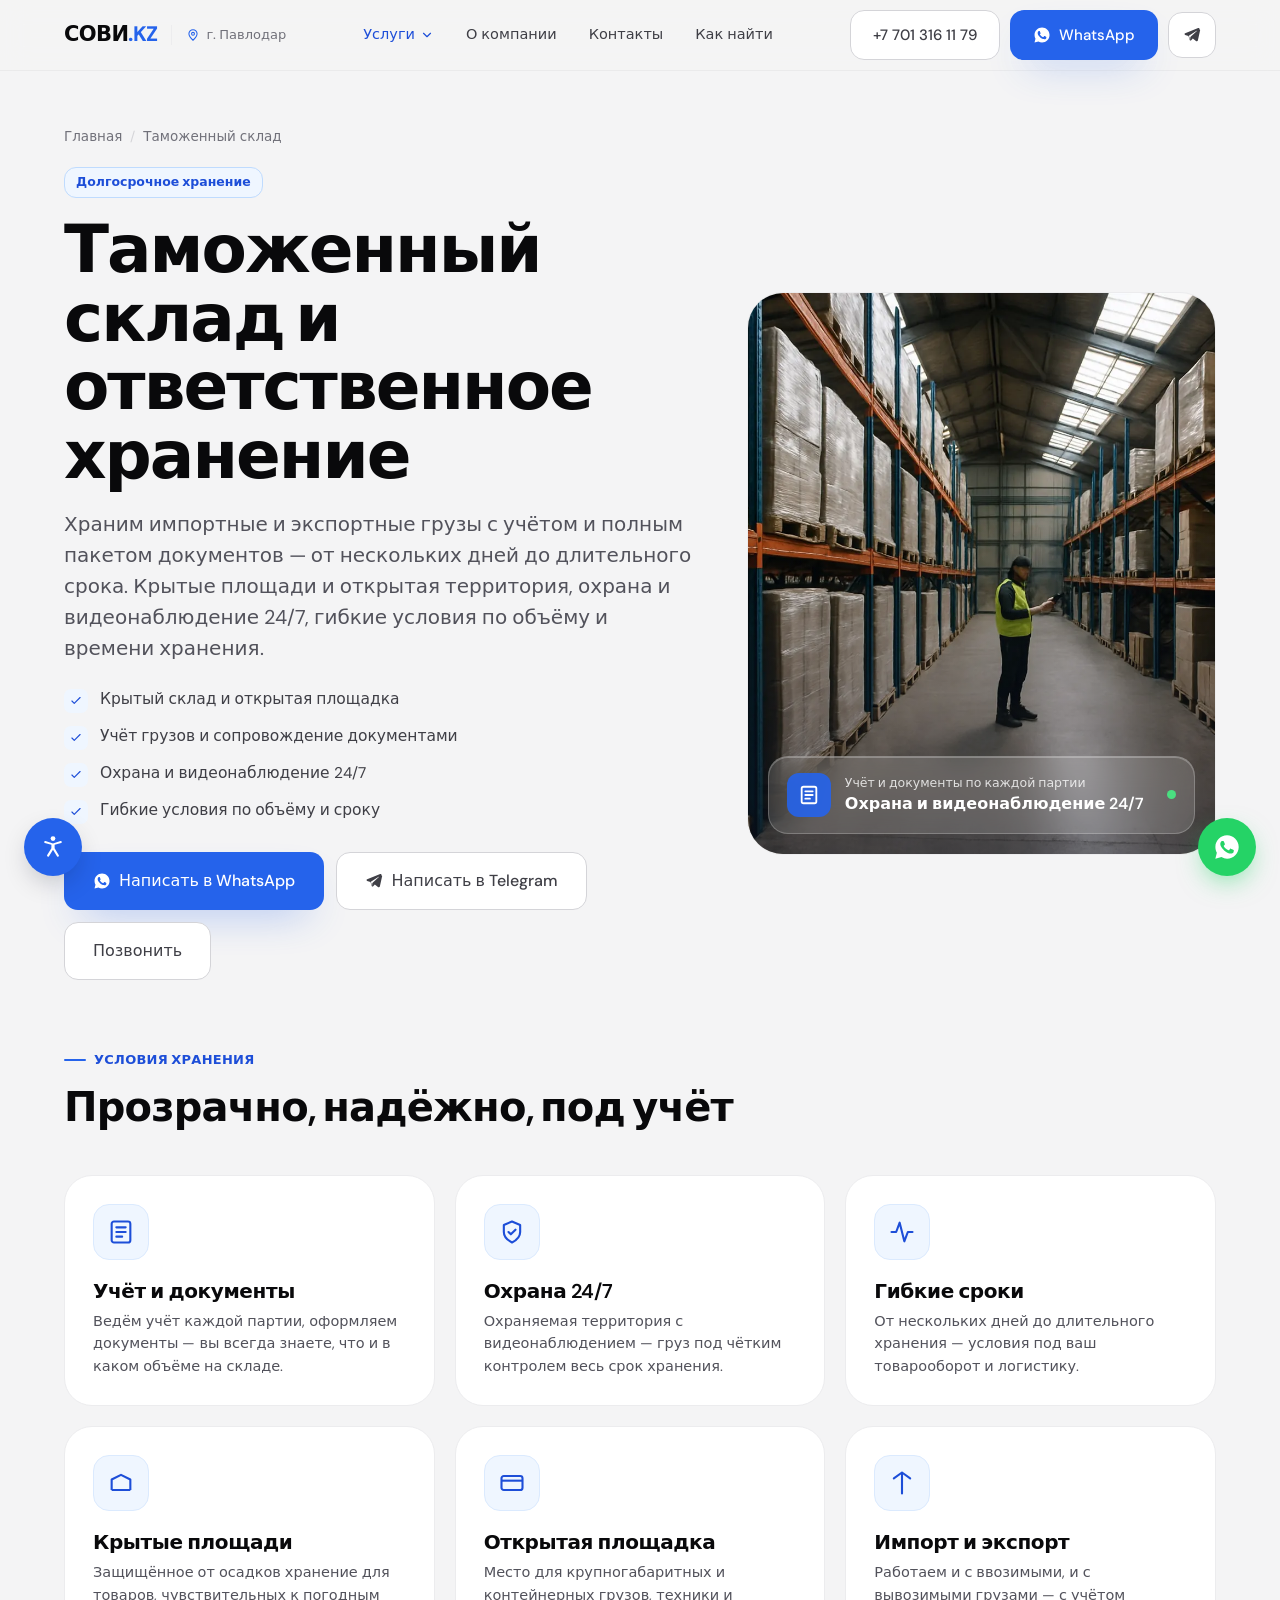
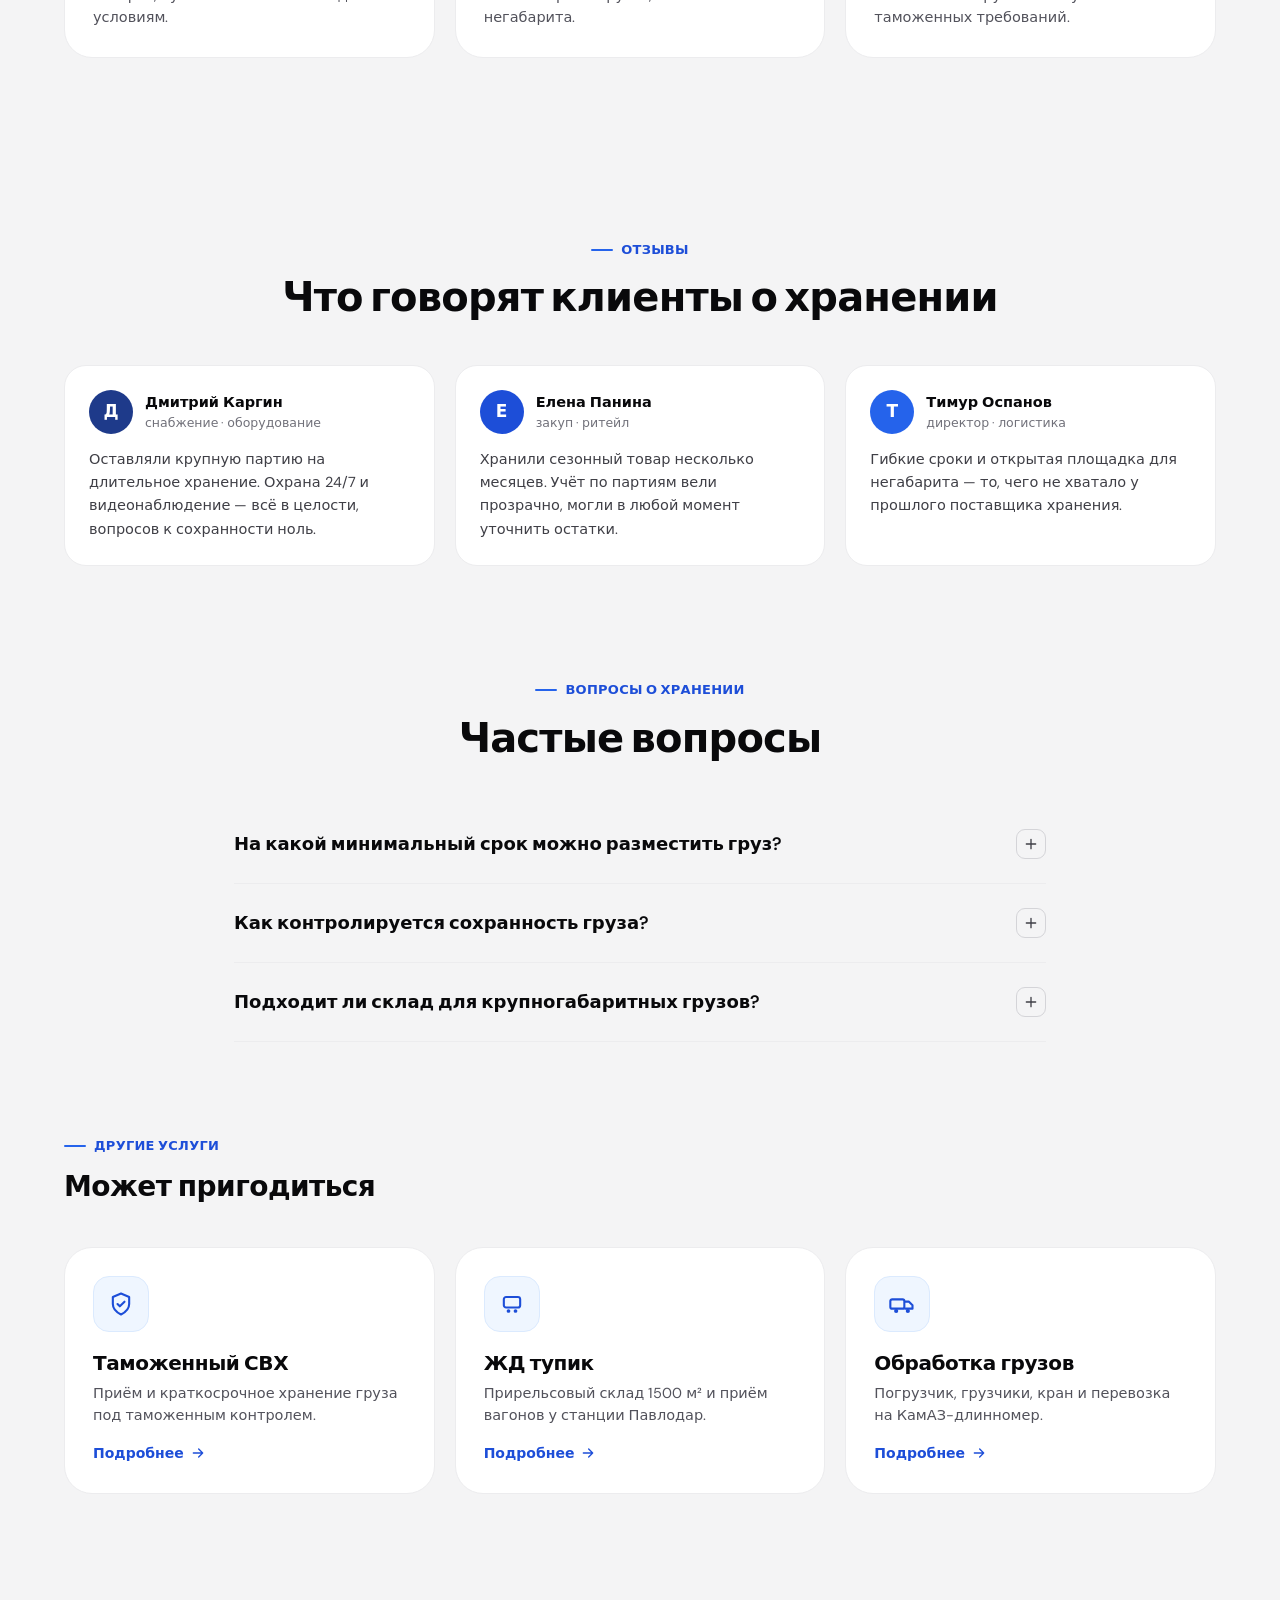
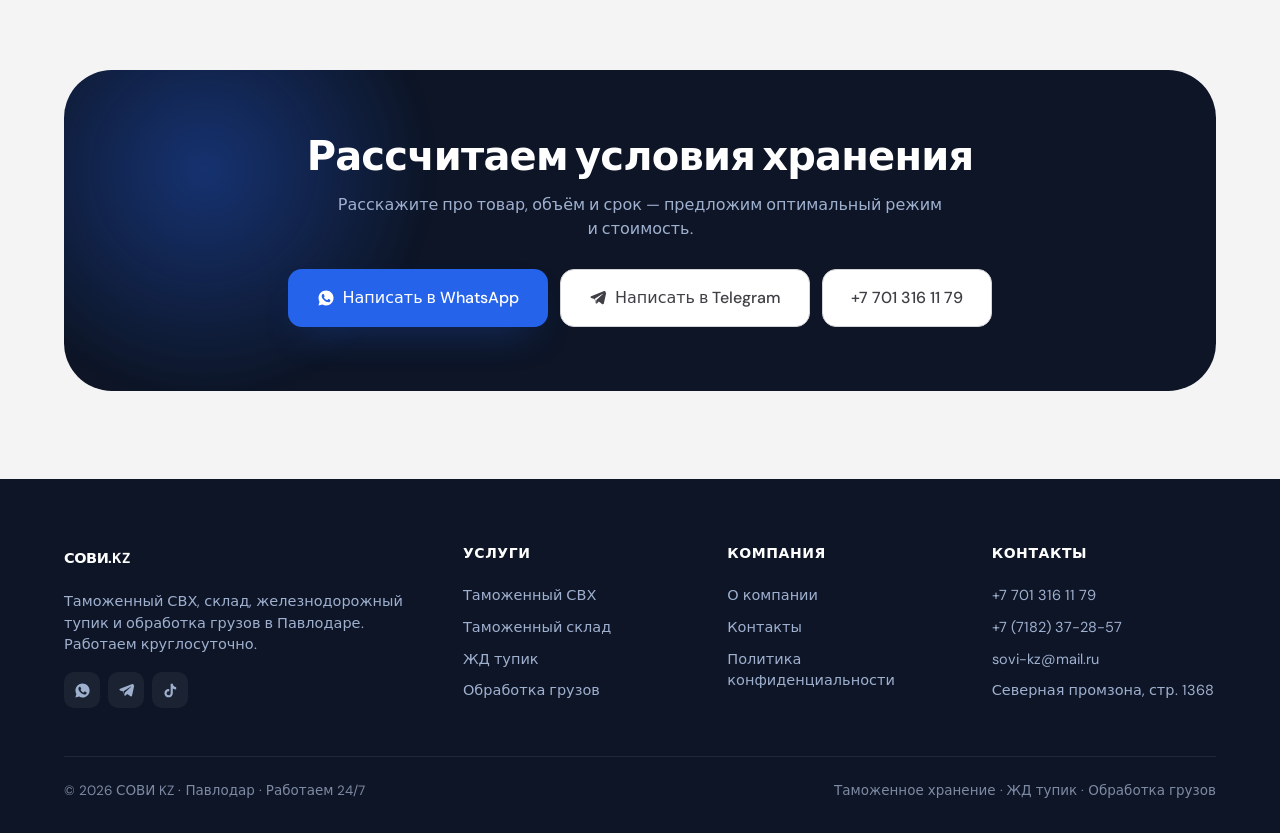
<file: tamozhennyy-sklad.html>
<!doctype html>
<html lang="ru">
<head>
<meta charset="utf-8">
<meta name="viewport" content="width=device-width,initial-scale=1">
<title>Таможенный склад и ответственное хранение в Павлодаре — СОВИ KZ</title>
<meta name="description" content="Таможенный склад в Павлодаре: долгосрочное хранение импортных и экспортных грузов с учётом и документами, крытые площади и открытая территория, охрана и видеонаблюдение 24/7, гибкие условия по объёму и срокам.">
<link rel="canonical" href="https://xn--b1amql.kz/tamozhennyy-sklad">
<meta property="og:title" content="Таможенный склад и ответственное хранение в Павлодаре — СОВИ KZ">
<meta property="og:description" content="Таможенный склад в Павлодаре: долгосрочное хранение импортных и экспортных грузов с учётом и документами, крытые площади и открытая территория, охрана и видеонаблюдение 24/7, гибкие условия по объёму и срокам.">
<meta property="og:type" content="website">
<meta property="og:locale" content="ru_KZ">
<meta property="og:url" content="https://xn--b1amql.kz/tamozhennyy-sklad">
<meta property="og:image" content="https://xn--b1amql.kz/assets/img/og-share.jpg">
<meta property="og:image:width" content="1200">
<meta property="og:image:height" content="630">
<meta name="twitter:card" content="summary_large_image">
<link rel="preconnect" href="https://fonts.googleapis.com"><link rel="preconnect" href="https://fonts.gstatic.com" crossorigin>
<link href="https://fonts.googleapis.com/css2?family=DM+Sans:opsz,wght@9..40,400;9..40,500;9..40,600;9..40,700&display=swap" rel="stylesheet">
<link rel="stylesheet" href="assets/styles.css">
<link rel="icon" href="data:image/svg+xml,%3Csvg xmlns='http://www.w3.org/2000/svg' viewBox='0 0 32 32'%3E%3Crect width='32' height='32' rx='8' fill='%2309090b'/%3E%3Ctext x='11' y='23' font-family='Arial,Helvetica,sans-serif' font-size='19' font-weight='800' fill='%23ffffff'%3EC%3C/text%3E%3Crect x='19' y='18' width='10' height='10' rx='3' fill='%232563eb'/%3E%3C/svg%3E">
<!-- Yandex.Metrika counter -->
<script type="text/javascript">
    (function(m,e,t,r,i,k,a){
        m[i]=m[i]||function(){(m[i].a=m[i].a||[]).push(arguments)};
        m[i].l=1*new Date();
        for (var j = 0; j < document.scripts.length; j++) {if (document.scripts[j].src === r) { return; }}
        k=e.createElement(t),a=e.getElementsByTagName(t)[0],k.async=1,k.src=r,a.parentNode.insertBefore(k,a)
    })(window, document,'script','https://mc.yandex.ru/metrika/tag.js?id=111553682', 'ym');

    ym(111553682, 'init', {ssr:true, webvisor:true, clickmap:true, ecommerce:"dataLayer", referrer: document.referrer, url: location.href, accurateTrackBounce:true, trackLinks:true});
</script>
<noscript><div><img src="https://mc.yandex.ru/watch/111553682" style="position:absolute; left:-9999px;" alt="" /></div></noscript>
<!-- /Yandex.Metrika counter -->
<script type="application/ld+json">{"@context": "https://schema.org", "@type": "BreadcrumbList", "itemListElement": [{"@type": "ListItem", "position": 1, "name": "Главная", "item": "https://xn--b1amql.kz/"}, {"@type": "ListItem", "position": 2, "name": "Таможенный склад", "item": "https://xn--b1amql.kz/tamozhennyy-sklad"}]}</script>
<script type="application/ld+json">{"@context": "https://schema.org", "@type": "Service", "serviceType": "Таможенный склад и ответственное хранение", "provider": {"@type": "LocalBusiness", "name": "СОВИ KZ", "telephone": "+77013161179", "email": "sovi-kz@mail.ru", "address": {"@type": "PostalAddress", "streetAddress": "Северная промышленная зона, строение 1368", "addressLocality": "Павлодар", "addressCountry": "KZ"}}, "areaServed": "Павлодар", "url": "https://xn--b1amql.kz/tamozhennyy-sklad"}</script>
</head>
<body>
<header class="nav">
  <div class="wrap nav-in">
    <div class="logo-group"><a href="index.html" class="logo">
      <span class="logo-mark"><svg viewBox="0 0 24 24" fill="none"><text x="12" y="16.7" text-anchor="middle" font-family="DM Sans, sans-serif" font-size="11.5" font-weight="800" letter-spacing="-0.6">SK</text></svg></span>
      СОВИ<span style="color:var(--blue-600)">.KZ</span>
    </a><span class="nav-city"><svg viewBox="0 0 24 24" fill="none"><path d="M12 21s7-6.3 7-11a7 7 0 10-14 0c0 4.7 7 11 7 11z" stroke="currentColor" stroke-width="1.8" stroke-linejoin="round"/><circle cx="12" cy="10" r="2.5" stroke="currentColor" stroke-width="1.8"/></svg><span>г. Павлодар</span></span></div>
    <nav class="nav-links" id="nav">
      <div class="has-drop">
        <button class="drop-trigger" type="button" style="background:none;border:0;font:inherit;color:var(--blue-700);cursor:pointer;padding:9px 14px;border-radius:10px;font-size:14.5px;font-weight:500" aria-haspopup="true">
          Услуги <svg class="dchev" viewBox="0 0 24 24" fill="none"><path d="M6 9l6 6 6-6" stroke="currentColor" stroke-width="2" stroke-linecap="round" stroke-linejoin="round"/></svg>
        </button>
        <div class="drop-panel">
          <div class="drop-grid">
            <a href="svh.html" class="drop-item"><span class="di"><svg viewBox="0 0 24 24" fill="none"><path d="M12 3l7 3v6c0 4-3 7-7 9-4-2-7-5-7-9V6z" stroke="currentColor" stroke-width="1.8" stroke-linejoin="round"/><path d="M9 12l2 2 4-4" stroke="currentColor" stroke-width="1.8" stroke-linecap="round" stroke-linejoin="round"/></svg></span><span><span class="dt">Таможенный СВХ</span><span class="dd">Приём и хранение под контролем</span></span></a>
            <a href="tamozhennyy-sklad.html" class="drop-item"><span class="di"><svg viewBox="0 0 24 24" fill="none"><rect x="4" y="3" width="16" height="18" rx="2" stroke="currentColor" stroke-width="1.8"/><path d="M8 8h8M8 12h8M8 16h5" stroke="currentColor" stroke-width="1.8" stroke-linecap="round"/></svg></span><span><span class="dt">Таможенный склад</span><span class="dd">Долгосрочное ответственное хранение</span></span></a>
            <a href="zhd-tupik.html" class="drop-item"><span class="di"><svg viewBox="0 0 24 24" fill="none"><rect x="5" y="6" width="14" height="9" rx="2" stroke="currentColor" stroke-width="1.8"/><circle cx="9" cy="18" r="1.6" fill="currentColor"/><circle cx="15" cy="18" r="1.6" fill="currentColor"/></svg></span><span><span class="dt">ЖД тупик</span><span class="dd">Прирельсовый склад, приём вагонов</span></span></a>
            <a href="obrabotka-gruzov.html" class="drop-item"><span class="di"><svg viewBox="0 0 24 24" fill="none"><rect x="2" y="8" width="12" height="8" rx="1.5" stroke="currentColor" stroke-width="1.8"/><path d="M14 10h4l3 3v3h-7" stroke="currentColor" stroke-width="1.8" stroke-linejoin="round"/><circle cx="7" cy="18" r="1.8" fill="currentColor"/><circle cx="17" cy="18" r="1.8" fill="currentColor"/></svg></span><span><span class="dt">Обработка грузов</span><span class="dd">Погрузчик, кран, перевозка</span></span></a>
          </div>
        </div>
      </div>
      <a href="o-kompanii.html">О компании</a>
      <a href="kontakty.html">Контакты</a>
      <a href="index.html#karta">Как найти</a>
    <div class="nav-mobile-extra"><span class="nme-city"><svg viewBox="0 0 24 24" fill="none"><path d="M12 21s7-6.3 7-11a7 7 0 10-14 0c0 4.7 7 11 7 11z" stroke="currentColor" stroke-width="1.8" stroke-linejoin="round"/><circle cx="12" cy="10" r="2.5" stroke="currentColor" stroke-width="1.8"/></svg><span>г. Павлодар</span></span><a href="tel:+77013161179" class="nme-phone"><svg viewBox="0 0 24 24" fill="none"><path d="M5 4h4l2 5-3 2a12 12 0 005 5l2-3 5 2v4a2 2 0 01-2 2A16 16 0 013 6a2 2 0 012-2z" stroke="currentColor" stroke-width="1.8" stroke-linejoin="round"/></svg><span>+7 701 316 11 79</span></a><a href="https://wa.me/77013161179" class="btn btn-primary" target="_blank" rel="noopener"><svg viewBox="0 0 24 24" fill="currentColor" width="18" height="18"><path d="M12.04 2c-5.52 0-10 4.48-10 10 0 1.77.46 3.45 1.27 4.9L2 22l5.25-1.38A9.96 9.96 0 0012.04 22c5.52 0 10-4.48 10-10s-4.48-10-10-10zm5.72 14.2c-.24.68-1.4 1.32-1.94 1.4-.5.08-1.12.11-1.8-.11-.42-.13-.96-.31-1.65-.6-2.9-1.25-4.8-4.16-4.94-4.36-.14-.2-1.18-1.57-1.18-3 0-1.42.75-2.12 1.02-2.41.27-.29.58-.36.78-.36h.55c.18 0 .42-.03.65.5.24.55.8 1.9.87 2.04.07.14.12.3.02.49-.1.19-.15.3-.29.46-.14.16-.3.36-.43.48-.14.14-.29.29-.13.57.17.28.75 1.24 1.62 2.01 1.11.99 2.05 1.3 2.33 1.44.28.14.44.12.6-.07.17-.19.71-.83.9-1.12.19-.28.38-.24.63-.14.26.1 1.63.77 1.91.91.28.14.47.21.53.33.07.12.07.68-.17 1.36z"/></svg>Написать в WhatsApp</a><a href="https://t.me/sovi_kz_pvl" class="btn btn-ghost" target="_blank" rel="noopener"><svg viewBox="0 0 24 24" fill="currentColor" width="18" height="18"><path d="M21.9 4.3c.3-1.1-.7-1.9-1.7-1.5L2.9 9.7c-1.1.4-1.1 1.9 0 2.3l4.4 1.4 1.7 5.4c.2.7 1.1.9 1.6.4l2.5-2.4 4.6 3.4c.8.6 1.9.2 2.1-.8l3.1-14.1zM7.8 12.9l10.4-6.5c.3-.2.6.1.3.4l-8.7 8-.3 3.4-1.7-5.3z"/></svg>Написать в Telegram</a></div></nav>
    <div class="nav-right"><div class="nav-cta">
      <a href="tel:+77013161179" class="btn btn-ghost nav-phone">+7 701 316 11 79</a>
      <a href="https://wa.me/77013161179" class="btn btn-primary" target="_blank" rel="noopener"><svg viewBox="0 0 24 24" fill="currentColor" width="18" height="18"><path d="M12.04 2c-5.52 0-10 4.48-10 10 0 1.77.46 3.45 1.27 4.9L2 22l5.25-1.38A9.96 9.96 0 0012.04 22c5.52 0 10-4.48 10-10s-4.48-10-10-10zm5.72 14.2c-.24.68-1.4 1.32-1.94 1.4-.5.08-1.12.11-1.8-.11-.42-.13-.96-.31-1.65-.6-2.9-1.25-4.8-4.16-4.94-4.36-.14-.2-1.18-1.57-1.18-3 0-1.42.75-2.12 1.02-2.41.27-.29.58-.36.78-.36h.55c.18 0 .42-.03.65.5.24.55.8 1.9.87 2.04.07.14.12.3.02.49-.1.19-.15.3-.29.46-.14.16-.3.36-.43.48-.14.14-.29.29-.13.57.17.28.75 1.24 1.62 2.01 1.11.99 2.05 1.3 2.33 1.44.28.14.44.12.6-.07.17-.19.71-.83.9-1.12.19-.28.38-.24.63-.14.26.1 1.63.77 1.91.91.28.14.47.21.53.33.07.12.07.68-.17 1.36z"/></svg>WhatsApp</a>
      <a href="https://t.me/sovi_kz_pvl" class="btn btn-ghost nav-tg" aria-label="Написать в Telegram" title="Telegram" target="_blank" rel="noopener"><svg viewBox="0 0 24 24" fill="currentColor" width="18" height="18"><path d="M21.9 4.3c.3-1.1-.7-1.9-1.7-1.5L2.9 9.7c-1.1.4-1.1 1.9 0 2.3l4.4 1.4 1.7 5.4c.2.7 1.1.9 1.6.4l2.5-2.4 4.6 3.4c.8.6 1.9.2 2.1-.8l3.1-14.1zM7.8 12.9l10.4-6.5c.3-.2.6.1.3.4l-8.7 8-.3 3.4-1.7-5.3z"/></svg></a>
    </div>
    </div><button class="burger" aria-label="Меню" type="button"><span></span><span></span><span></span></button>
  </div>
</header>

<main>
<section class="pg-hero">
  <div class="wrap">
    <div class="crumb reveal in"><a href="index.html">Главная</a><span>/</span>Таможенный склад</div>
    <div class="hero-grid">
      <div class="reveal in">
        <span class="badge badge-blue" style="margin-bottom:18px">Долгосрочное хранение</span>
        <h1 class="display">Таможенный склад и ответственное хранение</h1>
        <p class="lead" style="margin-top:18px">Храним импортные и экспортные грузы с учётом и полным пакетом документов — от нескольких дней до длительного срока. Крытые площади и открытая территория, охрана и видеонаблюдение 24/7, гибкие условия по объёму и времени хранения.</p>
        <ul class="checklist">
          <li><span class="ck"><svg viewBox="0 0 24 24" fill="none"><path d="M5 12l4 4 10-10" stroke="currentColor" stroke-width="2" stroke-linecap="round" stroke-linejoin="round"/></svg></span>Крытый склад и открытая площадка</li>
          <li><span class="ck"><svg viewBox="0 0 24 24" fill="none"><path d="M5 12l4 4 10-10" stroke="currentColor" stroke-width="2" stroke-linecap="round" stroke-linejoin="round"/></svg></span>Учёт грузов и сопровождение документами</li>
          <li><span class="ck"><svg viewBox="0 0 24 24" fill="none"><path d="M5 12l4 4 10-10" stroke="currentColor" stroke-width="2" stroke-linecap="round" stroke-linejoin="round"/></svg></span>Охрана и видеонаблюдение 24/7</li>
          <li><span class="ck"><svg viewBox="0 0 24 24" fill="none"><path d="M5 12l4 4 10-10" stroke="currentColor" stroke-width="2" stroke-linecap="round" stroke-linejoin="round"/></svg></span>Гибкие условия по объёму и сроку</li>
        </ul>
        <div class="btn-row" style="display:flex;gap:12px;flex-wrap:wrap;margin-top:28px">
          <a href="https://wa.me/77013161179?text=%D0%97%D0%B4%D1%80%D0%B0%D0%B2%D1%81%D1%82%D0%B2%D1%83%D0%B9%D1%82%D0%B5%21%20%D0%A5%D0%BE%D1%87%D1%83%20%D1%83%D0%B7%D0%BD%D0%B0%D1%82%D1%8C%20%D1%83%D1%81%D0%BB%D0%BE%D0%B2%D0%B8%D1%8F%20%D1%80%D0%B0%D0%B1%D0%BE%D1%82%D1%8B." class="btn btn-primary btn-lg" target="_blank" rel="noopener"><svg viewBox="0 0 24 24" fill="currentColor" width="18" height="18"><path d="M12.04 2c-5.52 0-10 4.48-10 10 0 1.77.46 3.45 1.27 4.9L2 22l5.25-1.38A9.96 9.96 0 0012.04 22c5.52 0 10-4.48 10-10s-4.48-10-10-10zm5.72 14.2c-.24.68-1.4 1.32-1.94 1.4-.5.08-1.12.11-1.8-.11-.42-.13-.96-.31-1.65-.6-2.9-1.25-4.8-4.16-4.94-4.36-.14-.2-1.18-1.57-1.18-3 0-1.42.75-2.12 1.02-2.41.27-.29.58-.36.78-.36h.55c.18 0 .42-.03.65.5.24.55.8 1.9.87 2.04.07.14.12.3.02.49-.1.19-.15.3-.29.46-.14.16-.3.36-.43.48-.14.14-.29.29-.13.57.17.28.75 1.24 1.62 2.01 1.11.99 2.05 1.3 2.33 1.44.28.14.44.12.6-.07.17-.19.71-.83.9-1.12.19-.28.38-.24.63-.14.26.1 1.63.77 1.91.91.28.14.47.21.53.33.07.12.07.68-.17 1.36z"/></svg>Написать в WhatsApp</a><a href="https://t.me/sovi_kz_pvl" class="btn btn-ghost btn-lg" target="_blank" rel="noopener"><svg viewBox="0 0 24 24" fill="currentColor" width="18" height="18"><path d="M21.9 4.3c.3-1.1-.7-1.9-1.7-1.5L2.9 9.7c-1.1.4-1.1 1.9 0 2.3l4.4 1.4 1.7 5.4c.2.7 1.1.9 1.6.4l2.5-2.4 4.6 3.4c.8.6 1.9.2 2.1-.8l3.1-14.1zM7.8 12.9l10.4-6.5c.3-.2.6.1.3.4l-8.7 8-.3 3.4-1.7-5.3z"/></svg>Написать в Telegram</a>
          <a href="tel:+77013161179" class="btn btn-ghost btn-lg">Позвонить</a>
        </div>
      </div>
      <div class="reveal in">
        <div class="hero-photo">
          <img src="assets/img/sklad-cover.webp" alt="Складские стеллажи с товарами в длинном проходе" loading="eager">
          <div class="glass-card">
            <div class="gi"><svg viewBox="0 0 24 24" fill="none"><rect x="4" y="3" width="16" height="18" rx="2" stroke="currentColor" stroke-width="2"/><path d="M8 8h8M8 12h8M8 16h5" stroke="currentColor" stroke-width="2" stroke-linecap="round"/></svg></div>
            <div style="flex:1"><div class="gk">Учёт и документы по каждой партии</div><div class="gv">Охрана и видеонаблюдение 24/7</div></div>
            <span class="pulse-dot"></span>
          </div>
        </div>
      </div>
    </div>
  </div>
</section>

<section style="padding-top:24px">
  <div class="wrap">
    <div class="sec-head reveal"><span class="eyebrow">Условия хранения</span><h2 class="h-md">Прозрачно, надёжно, под учёт</h2></div>
    <div class="grid g-3">
      <div class="card reveal"><div class="card-ico"><svg viewBox="0 0 24 24" fill="none"><rect x="4" y="3" width="16" height="18" rx="2" stroke="currentColor" stroke-width="1.8"/><path d="M8 8h8M8 12h8M8 16h5" stroke="currentColor" stroke-width="1.8" stroke-linecap="round"/></svg></div><h3>Учёт и документы</h3><p>Ведём учёт каждой партии, оформляем документы — вы всегда знаете, что и в каком объёме на складе.</p></div>
      <div class="card reveal"><div class="card-ico"><svg viewBox="0 0 24 24" fill="none"><path d="M12 3l7 3v6c0 4-3 7-7 9-4-2-7-5-7-9V6z" stroke="currentColor" stroke-width="1.8" stroke-linejoin="round"/><path d="M9 12l2 2 4-4" stroke="currentColor" stroke-width="1.8" stroke-linecap="round" stroke-linejoin="round"/></svg></div><h3>Охрана 24/7</h3><p>Охраняемая территория с видеонаблюдением — груз под чётким контролем весь срок хранения.</p></div>
      <div class="card reveal"><div class="card-ico"><svg viewBox="0 0 24 24" fill="none"><path d="M3 12h4l3-8 4 16 3-8h4" stroke="currentColor" stroke-width="1.8" stroke-linecap="round" stroke-linejoin="round"/></svg></div><h3>Гибкие сроки</h3><p>От нескольких дней до длительного хранения — условия под ваш товарооборот и логистику.</p></div>
      <div class="card reveal"><div class="card-ico"><svg viewBox="0 0 24 24" fill="none"><path d="M4 18V9l8-4 8 4v9M4 18h16" stroke="currentColor" stroke-width="1.8" stroke-linejoin="round"/></svg></div><h3>Крытые площади</h3><p>Защищённое от осадков хранение для товаров, чувствительных к погодным условиям.</p></div>
      <div class="card reveal"><div class="card-ico"><svg viewBox="0 0 24 24" fill="none"><rect x="3" y="6" width="18" height="12" rx="2" stroke="currentColor" stroke-width="1.8"/><path d="M3 10h18" stroke="currentColor" stroke-width="1.8"/></svg></div><h3>Открытая площадка</h3><p>Место для крупногабаритных и контейнерных грузов, техники и негабарита.</p></div>
      <div class="card reveal"><div class="card-ico"><svg viewBox="0 0 24 24" fill="none"><path d="M12 3v18M5 8l7-5 7 5" stroke="currentColor" stroke-width="1.8" stroke-linecap="round" stroke-linejoin="round"/></svg></div><h3>Импорт и экспорт</h3><p>Работаем и с ввозимыми, и с вывозимыми грузами — с учётом таможенных требований.</p></div>
    </div>
  </div>
</section>

<!-- TESTIMONIALS -->
<section>
  <div class="wrap">
    <div class="sec-head center reveal"><span class="eyebrow" style="justify-content:center">Отзывы</span><h2 class="h-md">Что говорят клиенты о хранении</h2></div>
    <div class="mini-tgrid reveal-group">
      <div class="tcard"><div class="tcard-h"><span class="tavatar" style="background:var(--blue-900)">Д</span><div><div class="nm">Дмитрий Каргин</div><div class="rl">снабжение · оборудование</div></div></div><p>Оставляли крупную партию на длительное хранение. Охрана 24/7 и видеонаблюдение — всё в целости, вопросов к сохранности ноль.</p></div>
      <div class="tcard"><div class="tcard-h"><span class="tavatar" style="background:var(--blue-700)">Е</span><div><div class="nm">Елена Панина</div><div class="rl">закуп · ритейл</div></div></div><p>Хранили сезонный товар несколько месяцев. Учёт по партиям вели прозрачно, могли в любой момент уточнить остатки.</p></div>
      <div class="tcard"><div class="tcard-h"><span class="tavatar" style="background:var(--blue-600)">Т</span><div><div class="nm">Тимур Оспанов</div><div class="rl">директор · логистика</div></div></div><p>Гибкие сроки и открытая площадка для негабарита — то, чего не хватало у прошлого поставщика хранения.</p></div>
    </div>
  </div>
</section>

<!-- FAQ -->
<section style="padding-top:0">
  <div class="wrap" style="max-width:860px">
    <div class="sec-head center reveal"><span class="eyebrow" style="justify-content:center">Вопросы о хранении</span><h2 class="h-md">Частые вопросы</h2></div>
    <div class="reveal faq-list">
      <div class="faq-item"><button class="faq-q">На какой минимальный срок можно разместить груз?<span class="pm"><svg viewBox="0 0 24 24" fill="none" width="16" height="16"><path d="M12 5v14M5 12h14" stroke="currentColor" stroke-width="2" stroke-linecap="round"/></svg></span></button><div class="faq-a"><p>Жёсткого минимума нет — работаем и с краткосрочным, и с длительным хранением. Условия обсуждаем индивидуально под ваш товарооборот.</p></div></div>
      <div class="faq-item"><button class="faq-q">Как контролируется сохранность груза?<span class="pm"><svg viewBox="0 0 24 24" fill="none" width="16" height="16"><path d="M12 5v14M5 12h14" stroke="currentColor" stroke-width="2" stroke-linecap="round"/></svg></span></button><div class="faq-a"><p>Территория охраняется круглосуточно, ведётся видеонаблюдение. По каждой партии — учёт с документами, чтобы вы всегда знали остатки.</p></div></div>
      <div class="faq-item"><button class="faq-q">Подходит ли склад для крупногабаритных грузов?<span class="pm"><svg viewBox="0 0 24 24" fill="none" width="16" height="16"><path d="M12 5v14M5 12h14" stroke="currentColor" stroke-width="2" stroke-linecap="round"/></svg></span></button><div class="faq-a"><p>Да, для крупногабарита и техники используем открытую площадку — там достаточно места и удобный подъезд для погрузки.</p></div></div>
    </div>
  </div>
</section>

<!-- RELATED SERVICES -->
<section style="padding-top:0">
  <div class="wrap">
    <div class="sec-head reveal"><span class="eyebrow">Другие услуги</span><h2 class="h-sm">Может пригодиться</h2></div>
    <div class="grid g-3 reveal-group">
      <a href="svh.html" class="card"><div class="card-ico"><svg viewBox="0 0 24 24" fill="none"><path d="M12 3l7 3v6c0 4-3 7-7 9-4-2-7-5-7-9V6z" stroke="currentColor" stroke-width="1.8" stroke-linejoin="round"/><path d="M9 12l2 2 4-4" stroke="currentColor" stroke-width="1.8" stroke-linecap="round" stroke-linejoin="round"/></svg></div><h3>Таможенный СВХ</h3><p>Приём и краткосрочное хранение груза под таможенным контролем.</p><span class="card-link">Подробнее<svg viewBox="0 0 24 24" fill="none"><path d="M5 12h14M13 6l6 6-6 6" stroke="currentColor" stroke-width="2" stroke-linecap="round" stroke-linejoin="round"/></svg></span></a>
      <a href="zhd-tupik.html" class="card"><div class="card-ico"><svg viewBox="0 0 24 24" fill="none"><rect x="5" y="6" width="14" height="9" rx="2" stroke="currentColor" stroke-width="1.8"/><circle cx="9" cy="18" r="1.6" fill="currentColor"/><circle cx="15" cy="18" r="1.6" fill="currentColor"/></svg></div><h3>ЖД тупик</h3><p>Прирельсовый склад 1500 м² и приём вагонов у станции Павлодар.</p><span class="card-link">Подробнее<svg viewBox="0 0 24 24" fill="none"><path d="M5 12h14M13 6l6 6-6 6" stroke="currentColor" stroke-width="2" stroke-linecap="round" stroke-linejoin="round"/></svg></span></a>
      <a href="obrabotka-gruzov.html" class="card"><div class="card-ico"><svg viewBox="0 0 24 24" fill="none"><rect x="2" y="8" width="12" height="8" rx="1.5" stroke="currentColor" stroke-width="1.8"/><path d="M14 10h4l3 3v3h-7" stroke="currentColor" stroke-width="1.8" stroke-linejoin="round"/><circle cx="7" cy="18" r="1.8" fill="currentColor"/><circle cx="17" cy="18" r="1.8" fill="currentColor"/></svg></div><h3>Обработка грузов</h3><p>Погрузчик, грузчики, кран и перевозка на КамАЗ-длинномер.</p><span class="card-link">Подробнее<svg viewBox="0 0 24 24" fill="none"><path d="M5 12h14M13 6l6 6-6 6" stroke="currentColor" stroke-width="2" stroke-linecap="round" stroke-linejoin="round"/></svg></span></a>
    </div>
  </div>
</section>

<section>
  <div class="wrap"><div class="cta-band reveal"><div class="dark-glow" style="left:-120px;top:-160px;right:auto"></div>
    <div style="position:relative"><h2 class="h-md">Рассчитаем условия хранения</h2><p>Расскажите про товар, объём и срок — предложим оптимальный режим и стоимость.</p>
    <div class="cta-actions"><a href="https://wa.me/77013161179?text=%D0%97%D0%B4%D1%80%D0%B0%D0%B2%D1%81%D1%82%D0%B2%D1%83%D0%B9%D1%82%D0%B5%21%20%D0%A5%D0%BE%D1%87%D1%83%20%D1%83%D0%B7%D0%BD%D0%B0%D1%82%D1%8C%20%D1%83%D1%81%D0%BB%D0%BE%D0%B2%D0%B8%D1%8F%20%D0%B8%20%D1%81%D1%82%D0%BE%D0%B8%D0%BC%D0%BE%D1%81%D1%82%D1%8C." class="btn btn-primary btn-lg" target="_blank" rel="noopener"><svg viewBox="0 0 24 24" fill="currentColor" width="18" height="18"><path d="M12.04 2c-5.52 0-10 4.48-10 10 0 1.77.46 3.45 1.27 4.9L2 22l5.25-1.38A9.96 9.96 0 0012.04 22c5.52 0 10-4.48 10-10s-4.48-10-10-10zm5.72 14.2c-.24.68-1.4 1.32-1.94 1.4-.5.08-1.12.11-1.8-.11-.42-.13-.96-.31-1.65-.6-2.9-1.25-4.8-4.16-4.94-4.36-.14-.2-1.18-1.57-1.18-3 0-1.42.75-2.12 1.02-2.41.27-.29.58-.36.78-.36h.55c.18 0 .42-.03.65.5.24.55.8 1.9.87 2.04.07.14.12.3.02.49-.1.19-.15.3-.29.46-.14.16-.3.36-.43.48-.14.14-.29.29-.13.57.17.28.75 1.24 1.62 2.01 1.11.99 2.05 1.3 2.33 1.44.28.14.44.12.6-.07.17-.19.71-.83.9-1.12.19-.28.38-.24.63-.14.26.1 1.63.77 1.91.91.28.14.47.21.53.33.07.12.07.68-.17 1.36z"/></svg>Написать в WhatsApp</a><a href="https://t.me/sovi_kz_pvl" class="btn btn-ghost btn-lg" target="_blank" rel="noopener"><svg viewBox="0 0 24 24" fill="currentColor" width="18" height="18"><path d="M21.9 4.3c.3-1.1-.7-1.9-1.7-1.5L2.9 9.7c-1.1.4-1.1 1.9 0 2.3l4.4 1.4 1.7 5.4c.2.7 1.1.9 1.6.4l2.5-2.4 4.6 3.4c.8.6 1.9.2 2.1-.8l3.1-14.1zM7.8 12.9l10.4-6.5c.3-.2.6.1.3.4l-8.7 8-.3 3.4-1.7-5.3z"/></svg>Написать в Telegram</a><a href="tel:+77013161179" class="btn btn-ghost btn-lg">+7 701 316 11 79</a></div></div>
  </div></div>
</section>
</main>

<footer class="footer">
  <div class="wrap">
    <div class="footer-grid">
      <div>
        <a href="index.html" class="logo" style="margin-bottom:16px"><span class="logo-mark"><svg viewBox="0 0 24 24" fill="none"><text x="12" y="16.7" text-anchor="middle" font-family="DM Sans, sans-serif" font-size="11.5" font-weight="800" letter-spacing="-0.6">SK</text></svg></span>СОВИ.KZ</a>
        <p style="color:#9fb0cf;font-size:14.5px;max-width:34ch">Таможенный СВХ, склад, железнодорожный тупик и обработка грузов в Павлодаре. Работаем круглосуточно.</p>
        <div style="display:flex;gap:8px;margin-top:16px">
          <a href="https://wa.me/77013161179" target="_blank" rel="noopener" aria-label="WhatsApp" style="width:36px;height:36px;border-radius:10px;background:rgba(255,255,255,.06);display:grid;place-items:center;color:#9fb0cf"><svg viewBox="0 0 24 24" fill="currentColor" width="17" height="17"><path d="M12.04 2c-5.52 0-10 4.48-10 10 0 1.77.46 3.45 1.27 4.9L2 22l5.25-1.38A9.96 9.96 0 0012.04 22c5.52 0 10-4.48 10-10s-4.48-10-10-10zm5.72 14.2c-.24.68-1.4 1.32-1.94 1.4-.5.08-1.12.11-1.8-.11-.42-.13-.96-.31-1.65-.6-2.9-1.25-4.8-4.16-4.94-4.36-.14-.2-1.18-1.57-1.18-3 0-1.42.75-2.12 1.02-2.41.27-.29.58-.36.78-.36h.55c.18 0 .42-.03.65.5.24.55.8 1.9.87 2.04.07.14.12.3.02.49-.1.19-.15.3-.29.46-.14.16-.3.36-.43.48-.14.14-.29.29-.13.57.17.28.75 1.24 1.62 2.01 1.11.99 2.05 1.3 2.33 1.44.28.14.44.12.6-.07.17-.19.71-.83.9-1.12.19-.28.38-.24.63-.14.26.1 1.63.77 1.91.91.28.14.47.21.53.33.07.12.07.68-.17 1.36z"/></svg></a>
          <a href="https://t.me/sovi_kz_pvl" target="_blank" rel="noopener" aria-label="Telegram" style="width:36px;height:36px;border-radius:10px;background:rgba(255,255,255,.06);display:grid;place-items:center;color:#9fb0cf"><svg viewBox="0 0 24 24" fill="currentColor" width="17" height="17"><path d="M21.9 4.3c.3-1.1-.7-1.9-1.7-1.5L2.9 9.7c-1.1.4-1.1 1.9 0 2.3l4.4 1.4 1.7 5.4c.2.7 1.1.9 1.6.4l2.5-2.4 4.6 3.4c.8.6 1.9.2 2.1-.8l3.1-14.1zM7.8 12.9l10.4-6.5c.3-.2.6.1.3.4l-8.7 8-.3 3.4-1.7-5.3z"/></svg></a>
          <a href="https://www.tiktok.com/@sovi_kz_pvl" target="_blank" rel="noopener" aria-label="TikTok" style="width:36px;height:36px;border-radius:10px;background:rgba(255,255,255,.06);display:grid;place-items:center;color:#9fb0cf"><svg viewBox="0 0 24 24" fill="currentColor" width="17" height="17"><path d="M16.6 5.82c-.86-.85-1.34-2-1.34-3.2h-3.02v13.35c0 1.6-1.3 2.9-2.9 2.9a2.9 2.9 0 01-2.9-2.9 2.9 2.9 0 012.9-2.9c.3 0 .58.05.85.13V9.9a6.02 6.02 0 00-.85-.06 5.92 5.92 0 100 11.84 5.92 5.92 0 005.92-5.92V9.01a8.2 8.2 0 004.75 1.52V7.51a4.85 4.85 0 01-3.41-1.69z"/></svg></a>
        </div>
      </div>
      <div><h4>Услуги</h4><a href="svh.html">Таможенный СВХ</a><a href="tamozhennyy-sklad.html">Таможенный склад</a><a href="zhd-tupik.html">ЖД тупик</a><a href="obrabotka-gruzov.html">Обработка грузов</a></div>
      <div><h4>Компания</h4><a href="o-kompanii.html">О компании</a><a href="kontakty.html">Контакты</a><a href="politika-konfidentsialnosti.html">Политика конфиденциальности</a></div>
      <div><h4>Контакты</h4><a href="tel:+77013161179">+7 701 316 11 79</a><a href="tel:+77182372857">+7 (7182) 37-28-57</a><a href="mailto:sovi-kz@mail.ru">sovi-kz@mail.ru</a><a href="kontakty.html">Северная промзона, стр. 1368</a></div>
    </div>
    <div class="footer-bottom">
      <span>© 2026 СОВИ KZ · Павлодар · Работаем 24/7</span>
      <span>Таможенное хранение · ЖД тупик · Обработка грузов</span>
    </div>
  </div>
</footer>
<!-- FLOATING ACTIONS -->
<a href="https://wa.me/77013161179" target="_blank" rel="noopener" class="fab fab-wa" aria-label="Написать в WhatsApp">
  <span class="fab-ico"><svg viewBox="0 0 24 24" fill="currentColor"><path d="M12.04 2c-5.52 0-10 4.48-10 10 0 1.77.46 3.45 1.27 4.9L2 22l5.25-1.38A9.96 9.96 0 0012.04 22c5.52 0 10-4.48 10-10s-4.48-10-10-10zm5.72 14.2c-.24.68-1.4 1.32-1.94 1.4-.5.08-1.12.11-1.8-.11-.42-.13-.96-.31-1.65-.6-2.9-1.25-4.8-4.16-4.94-4.36-.14-.2-1.18-1.57-1.18-3 0-1.42.75-2.12 1.02-2.41.27-.29.58-.36.78-.36h.55c.18 0 .42-.03.65.5.24.55.8 1.9.87 2.04.07.14.12.3.02.49-.1.19-.15.3-.29.46-.14.16-.3.36-.43.48-.14.14-.29.29-.13.57.17.28.75 1.24 1.62 2.01 1.11.99 2.05 1.3 2.33 1.44.28.14.44.12.6-.07.17-.19.71-.83.9-1.12.19-.28.38-.24.63-.14.26.1 1.63.77 1.91.91.28.14.47.21.53.33.07.12.07.68-.17 1.36z"/></svg></span>
  <span class="fab-label">WhatsApp</span>
</a>

<button type="button" class="fab fab-a11y" id="a11yToggle" aria-label="Специальные возможности" aria-expanded="false">
  <svg viewBox="0 0 24 24" fill="currentColor"><circle cx="12" cy="4.2" r="2.2"/><path d="M4.5 8.3c-.5-.16-.78-.7-.62-1.2.16-.5.7-.78 1.2-.62L12 8.7l6.92-2.22c.5-.16 1.04.12 1.2.62.16.5-.12 1.04-.62 1.2L13.5 10v3.1l3.86 6.4c.28.46.13 1.06-.33 1.34-.46.28-1.06.13-1.34-.33L12 14.6l-3.69 5.9c-.28.46-.88.61-1.34.33-.46-.28-.6-.88-.33-1.34l3.86-6.4V10L4.5 8.3z"/></svg>
</button>

<div class="a11y-panel" id="a11yPanel" hidden>
  <div class="a11y-head">
    <h3>Специальные возможности</h3>
    <button type="button" class="a11y-close" id="a11yClose" aria-label="Закрыть">&times;</button>
  </div>
  <p class="a11y-desc">Настройте отображение сайта под себя. Выбор сохраняется на этом устройстве.</p>

  <div class="a11y-group">
    <div class="a11y-label">Размер текста</div>
    <div class="a11y-row" data-group="size">
      <button type="button" data-size="0" style="font-size:14px">A</button>
      <button type="button" data-size="1" style="font-size:16px">A</button>
      <button type="button" data-size="2" style="font-size:18px">A</button>
      <button type="button" data-size="3" style="font-size:20px">A</button>
    </div>
  </div>

  <div class="a11y-group">
    <div class="a11y-label">Контраст</div>
    <div class="a11y-row" data-group="contrast">
      <button type="button" data-contrast="default">Обычный</button>
      <button type="button" data-contrast="high">Высокий</button>
      <button type="button" data-contrast="bw">Ч/Б</button>
    </div>
  </div>

  <div class="a11y-group">
    <div class="a11y-label">Помощь при чтении</div>
    <button type="button" class="a11y-switch" data-toggle="font">Читаемый шрифт<span class="a11y-state">Выкл</span></button>
    <button type="button" class="a11y-switch" data-toggle="links">Выделить ссылки<span class="a11y-state">Выкл</span></button>
    <button type="button" class="a11y-switch" data-toggle="cursor">Крупный курсор<span class="a11y-state">Выкл</span></button>
    <button type="button" class="a11y-switch" data-toggle="motion">Без анимации<span class="a11y-state">Выкл</span></button>
  </div>

  <button type="button" class="a11y-reset" id="a11yReset">Сбросить всё</button>
</div>

<script src="assets/app.js"></script>
</body>
</html>
</file>
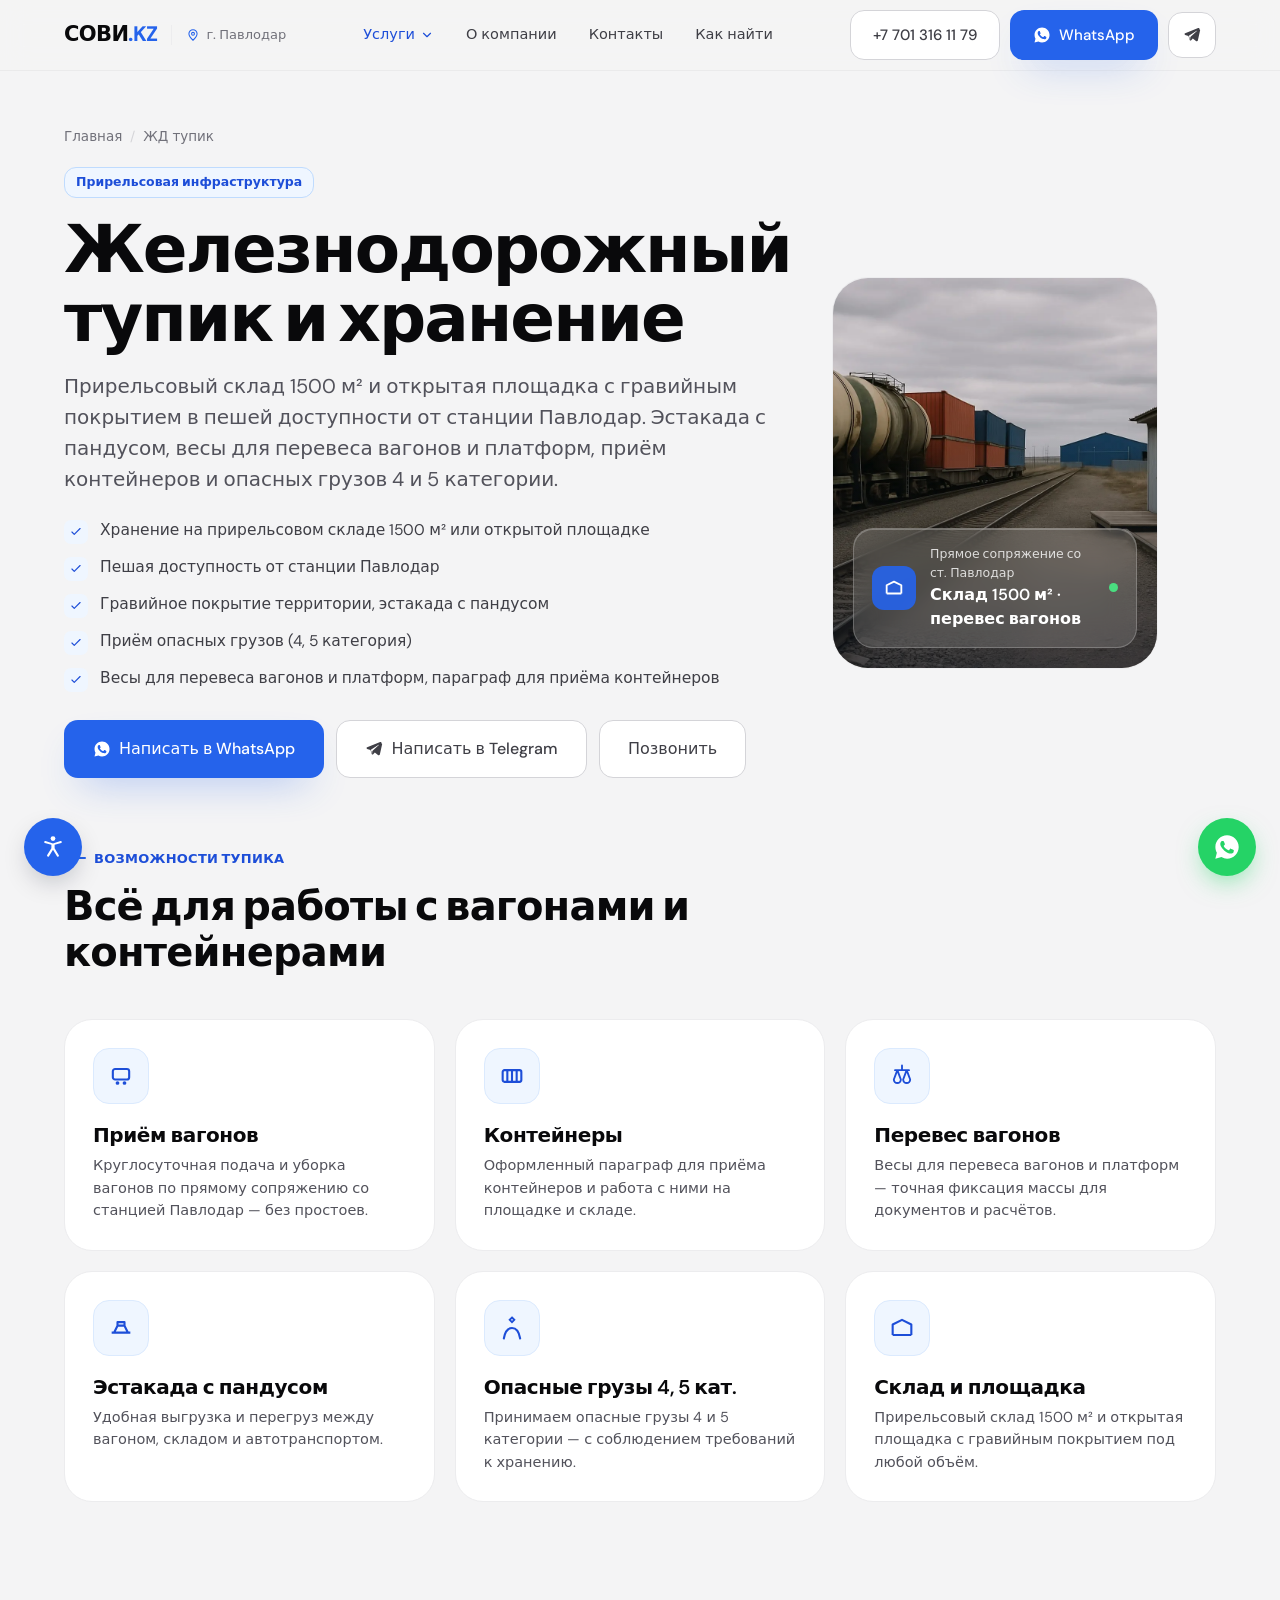
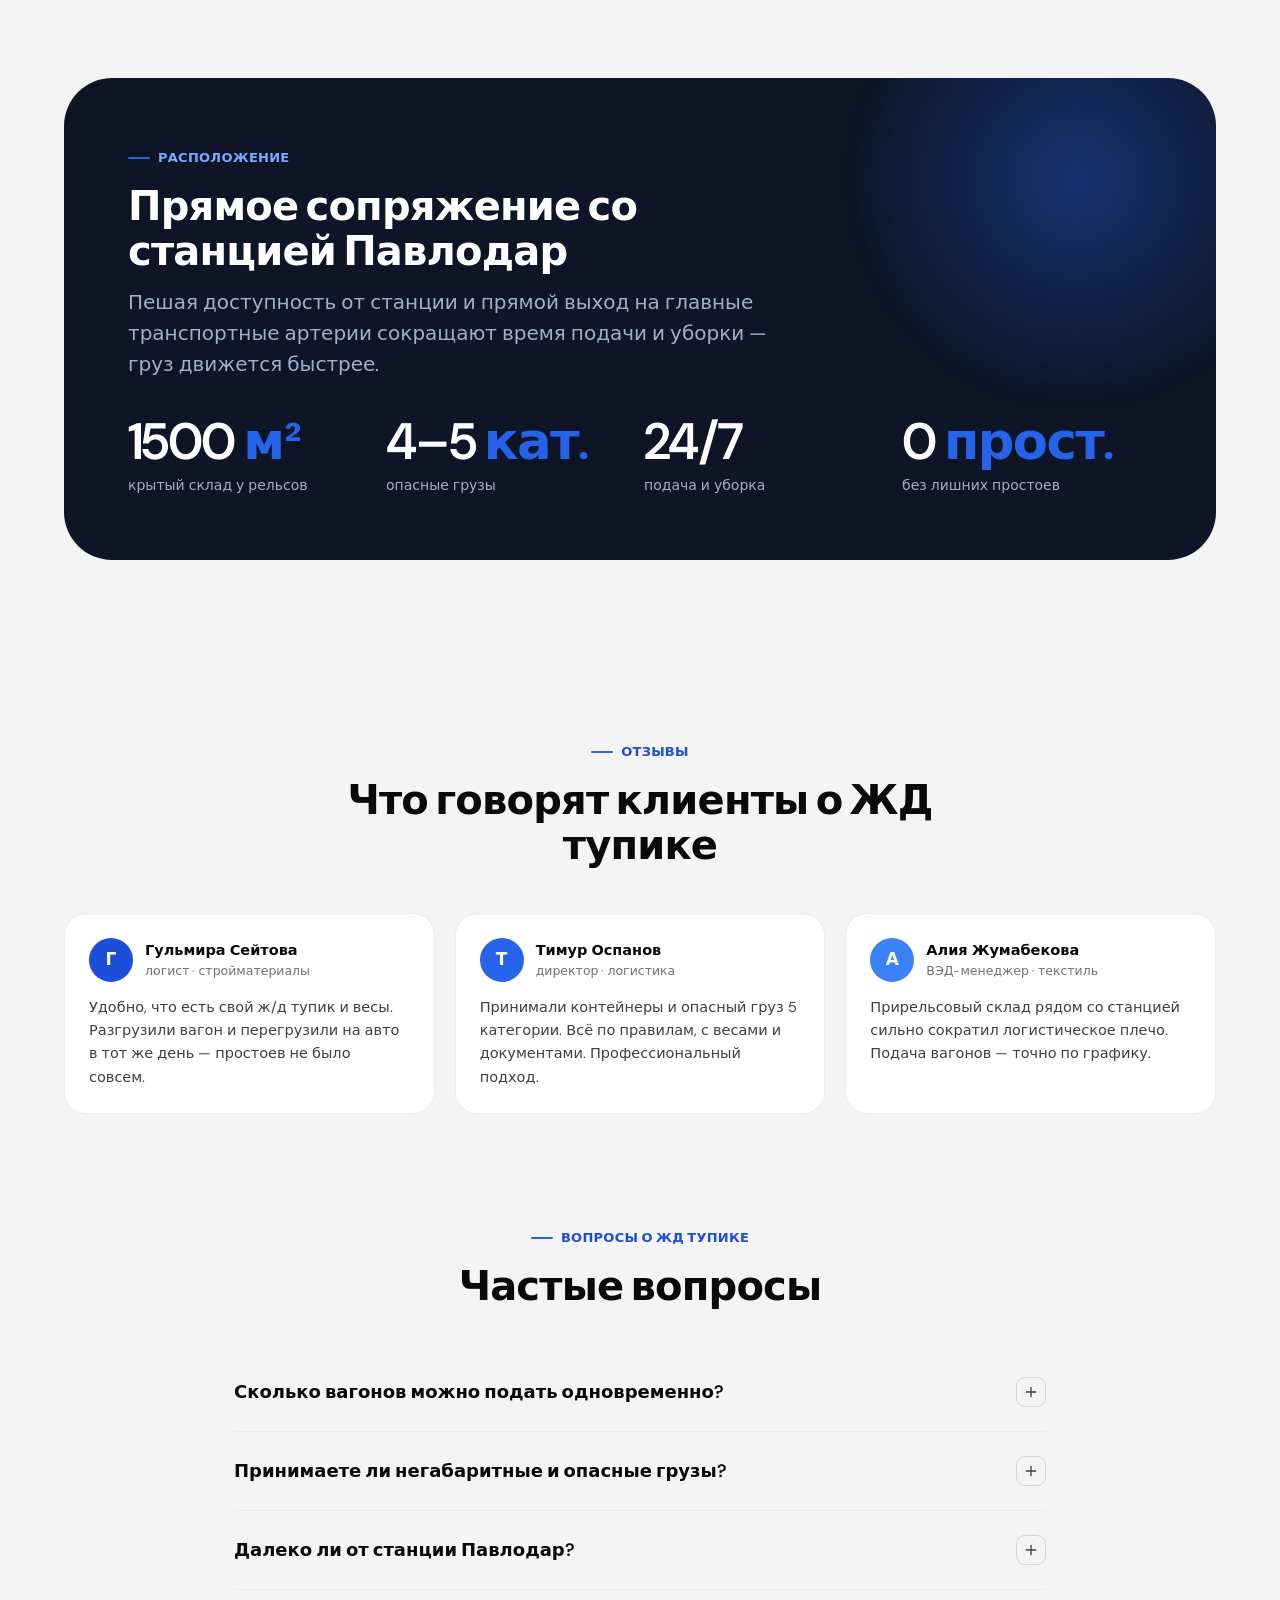
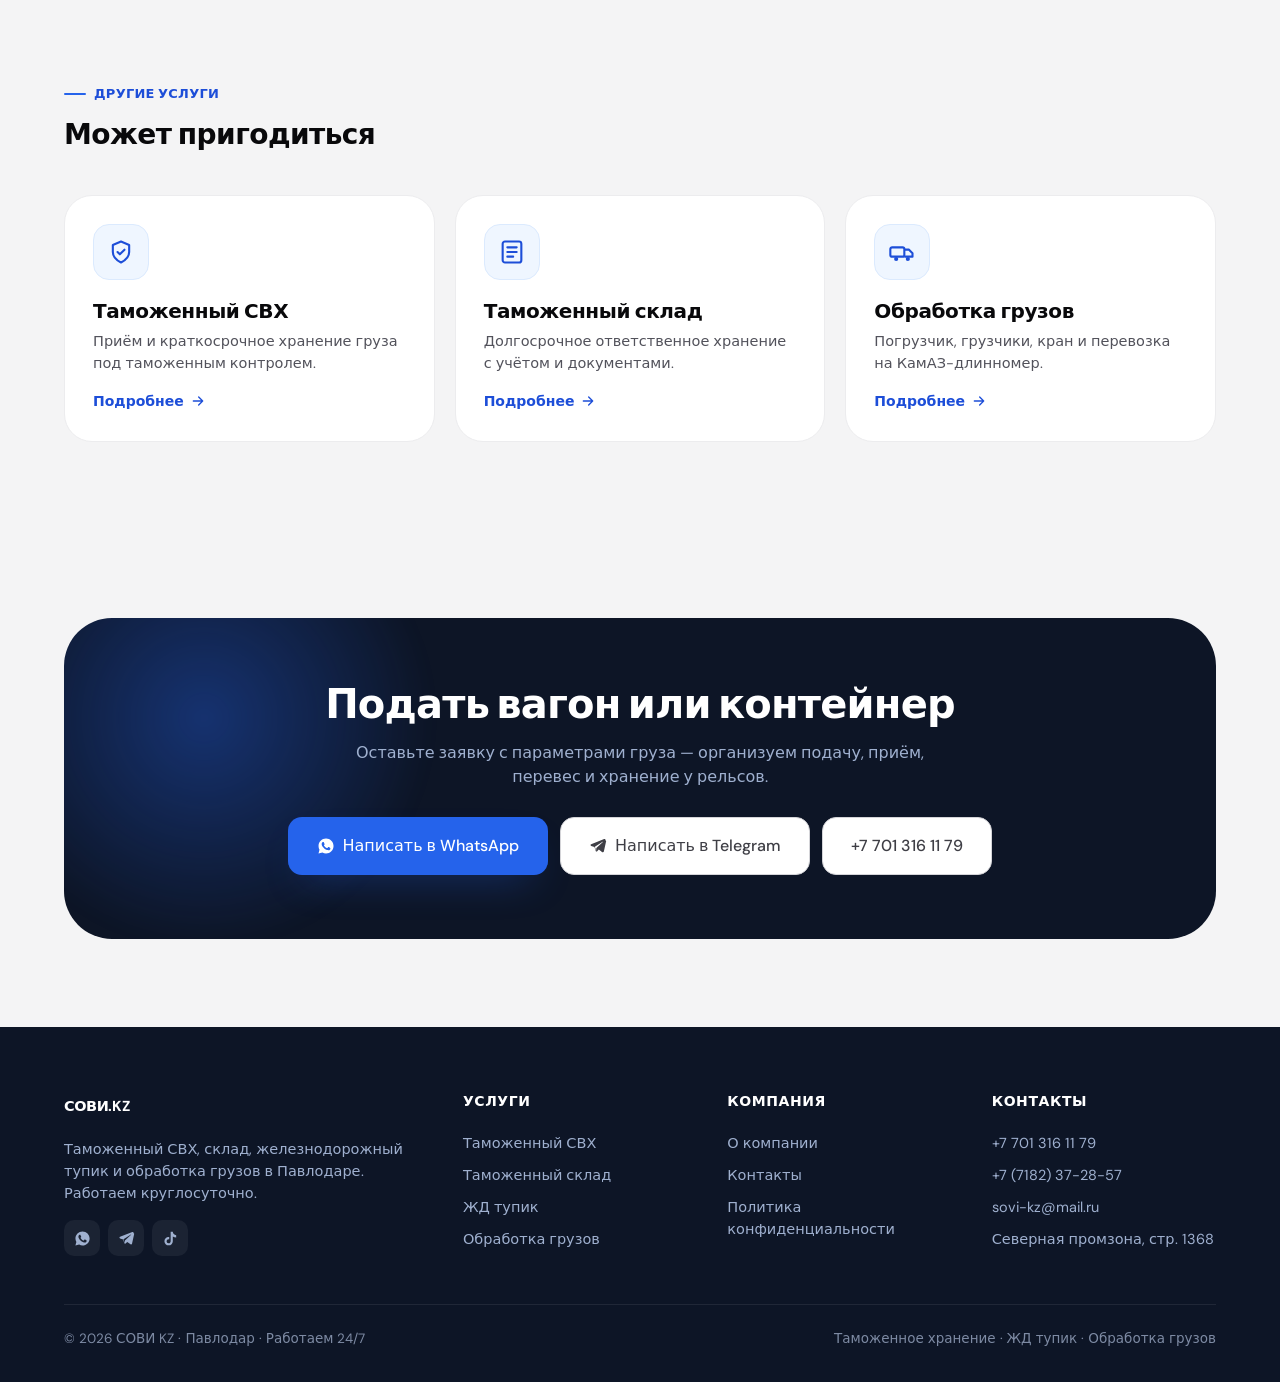
<file: zhd-tupik.html>
<!doctype html>
<html lang="ru">
<head>
<meta charset="utf-8">
<meta name="viewport" content="width=device-width,initial-scale=1">
<title>Железнодорожный тупик и прирельсовый склад в Павлодаре — СОВИ KZ</title>
<meta name="description" content="ЖД тупик в Павлодаре: прирельсовый склад 1500 м² и открытая площадка в пешей доступности от станции Павлодар, эстакада с пандусом, весы для перевеса вагонов и платформ, приём контейнеров и опасных грузов 4–5 категории.">
<link rel="canonical" href="https://xn--b1amql.kz/zhd-tupik">
<meta property="og:title" content="Железнодорожный тупик и прирельсовый склад в Павлодаре — СОВИ KZ">
<meta property="og:description" content="ЖД тупик в Павлодаре: прирельсовый склад 1500 м² и открытая площадка в пешей доступности от станции Павлодар, эстакада с пандусом, весы для перевеса вагонов и платформ, приём контейнеров и опасных грузов 4–5 категории.">
<meta property="og:type" content="website">
<meta property="og:locale" content="ru_KZ">
<meta property="og:url" content="https://xn--b1amql.kz/zhd-tupik">
<meta property="og:image" content="https://xn--b1amql.kz/assets/img/og-share.jpg">
<meta property="og:image:width" content="1200">
<meta property="og:image:height" content="630">
<meta name="twitter:card" content="summary_large_image">
<link rel="preconnect" href="https://fonts.googleapis.com"><link rel="preconnect" href="https://fonts.gstatic.com" crossorigin>
<link href="https://fonts.googleapis.com/css2?family=DM+Sans:opsz,wght@9..40,400;9..40,500;9..40,600;9..40,700&display=swap" rel="stylesheet">
<link rel="stylesheet" href="assets/styles.css">
<link rel="icon" href="data:image/svg+xml,%3Csvg xmlns='http://www.w3.org/2000/svg' viewBox='0 0 32 32'%3E%3Crect width='32' height='32' rx='8' fill='%2309090b'/%3E%3Ctext x='11' y='23' font-family='Arial,Helvetica,sans-serif' font-size='19' font-weight='800' fill='%23ffffff'%3EC%3C/text%3E%3Crect x='19' y='18' width='10' height='10' rx='3' fill='%232563eb'/%3E%3C/svg%3E">
<!-- Yandex.Metrika counter -->
<script type="text/javascript">
    (function(m,e,t,r,i,k,a){
        m[i]=m[i]||function(){(m[i].a=m[i].a||[]).push(arguments)};
        m[i].l=1*new Date();
        for (var j = 0; j < document.scripts.length; j++) {if (document.scripts[j].src === r) { return; }}
        k=e.createElement(t),a=e.getElementsByTagName(t)[0],k.async=1,k.src=r,a.parentNode.insertBefore(k,a)
    })(window, document,'script','https://mc.yandex.ru/metrika/tag.js?id=111553682', 'ym');

    ym(111553682, 'init', {ssr:true, webvisor:true, clickmap:true, ecommerce:"dataLayer", referrer: document.referrer, url: location.href, accurateTrackBounce:true, trackLinks:true});
</script>
<noscript><div><img src="https://mc.yandex.ru/watch/111553682" style="position:absolute; left:-9999px;" alt="" /></div></noscript>
<!-- /Yandex.Metrika counter -->
<script type="application/ld+json">{"@context": "https://schema.org", "@type": "BreadcrumbList", "itemListElement": [{"@type": "ListItem", "position": 1, "name": "Главная", "item": "https://xn--b1amql.kz/"}, {"@type": "ListItem", "position": 2, "name": "ЖД тупик", "item": "https://xn--b1amql.kz/zhd-tupik"}]}</script>
<script type="application/ld+json">{"@context": "https://schema.org", "@type": "Service", "serviceType": "Железнодорожный тупик и прирельсовое хранение", "provider": {"@type": "LocalBusiness", "name": "СОВИ KZ", "telephone": "+77013161179", "email": "sovi-kz@mail.ru", "address": {"@type": "PostalAddress", "streetAddress": "Северная промышленная зона, строение 1368", "addressLocality": "Павлодар", "addressCountry": "KZ"}}, "areaServed": "Павлодар", "url": "https://xn--b1amql.kz/zhd-tupik"}</script>
</head>
<body>
<header class="nav">
  <div class="wrap nav-in">
    <div class="logo-group"><a href="index.html" class="logo">
      <span class="logo-mark"><svg viewBox="0 0 24 24" fill="none"><text x="12" y="16.7" text-anchor="middle" font-family="DM Sans, sans-serif" font-size="11.5" font-weight="800" letter-spacing="-0.6">SK</text></svg></span>
      СОВИ<span style="color:var(--blue-600)">.KZ</span>
    </a><span class="nav-city"><svg viewBox="0 0 24 24" fill="none"><path d="M12 21s7-6.3 7-11a7 7 0 10-14 0c0 4.7 7 11 7 11z" stroke="currentColor" stroke-width="1.8" stroke-linejoin="round"/><circle cx="12" cy="10" r="2.5" stroke="currentColor" stroke-width="1.8"/></svg><span>г. Павлодар</span></span></div>
    <nav class="nav-links" id="nav">
      <div class="has-drop">
        <button class="drop-trigger" type="button" style="background:none;border:0;font:inherit;color:var(--blue-700);cursor:pointer;padding:9px 14px;border-radius:10px;font-size:14.5px;font-weight:500" aria-haspopup="true">
          Услуги <svg class="dchev" viewBox="0 0 24 24" fill="none"><path d="M6 9l6 6 6-6" stroke="currentColor" stroke-width="2" stroke-linecap="round" stroke-linejoin="round"/></svg>
        </button>
        <div class="drop-panel">
          <div class="drop-grid">
            <a href="svh.html" class="drop-item"><span class="di"><svg viewBox="0 0 24 24" fill="none"><path d="M12 3l7 3v6c0 4-3 7-7 9-4-2-7-5-7-9V6z" stroke="currentColor" stroke-width="1.8" stroke-linejoin="round"/><path d="M9 12l2 2 4-4" stroke="currentColor" stroke-width="1.8" stroke-linecap="round" stroke-linejoin="round"/></svg></span><span><span class="dt">Таможенный СВХ</span><span class="dd">Приём и хранение под контролем</span></span></a>
            <a href="tamozhennyy-sklad.html" class="drop-item"><span class="di"><svg viewBox="0 0 24 24" fill="none"><rect x="4" y="3" width="16" height="18" rx="2" stroke="currentColor" stroke-width="1.8"/><path d="M8 8h8M8 12h8M8 16h5" stroke="currentColor" stroke-width="1.8" stroke-linecap="round"/></svg></span><span><span class="dt">Таможенный склад</span><span class="dd">Долгосрочное ответственное хранение</span></span></a>
            <a href="zhd-tupik.html" class="drop-item"><span class="di"><svg viewBox="0 0 24 24" fill="none"><rect x="5" y="6" width="14" height="9" rx="2" stroke="currentColor" stroke-width="1.8"/><circle cx="9" cy="18" r="1.6" fill="currentColor"/><circle cx="15" cy="18" r="1.6" fill="currentColor"/></svg></span><span><span class="dt">ЖД тупик</span><span class="dd">Прирельсовый склад, приём вагонов</span></span></a>
            <a href="obrabotka-gruzov.html" class="drop-item"><span class="di"><svg viewBox="0 0 24 24" fill="none"><rect x="2" y="8" width="12" height="8" rx="1.5" stroke="currentColor" stroke-width="1.8"/><path d="M14 10h4l3 3v3h-7" stroke="currentColor" stroke-width="1.8" stroke-linejoin="round"/><circle cx="7" cy="18" r="1.8" fill="currentColor"/><circle cx="17" cy="18" r="1.8" fill="currentColor"/></svg></span><span><span class="dt">Обработка грузов</span><span class="dd">Погрузчик, кран, перевозка</span></span></a>
          </div>
        </div>
      </div>
      <a href="o-kompanii.html">О компании</a>
      <a href="kontakty.html">Контакты</a>
      <a href="index.html#karta">Как найти</a>
    <div class="nav-mobile-extra"><span class="nme-city"><svg viewBox="0 0 24 24" fill="none"><path d="M12 21s7-6.3 7-11a7 7 0 10-14 0c0 4.7 7 11 7 11z" stroke="currentColor" stroke-width="1.8" stroke-linejoin="round"/><circle cx="12" cy="10" r="2.5" stroke="currentColor" stroke-width="1.8"/></svg><span>г. Павлодар</span></span><a href="tel:+77013161179" class="nme-phone"><svg viewBox="0 0 24 24" fill="none"><path d="M5 4h4l2 5-3 2a12 12 0 005 5l2-3 5 2v4a2 2 0 01-2 2A16 16 0 013 6a2 2 0 012-2z" stroke="currentColor" stroke-width="1.8" stroke-linejoin="round"/></svg><span>+7 701 316 11 79</span></a><a href="https://wa.me/77013161179" class="btn btn-primary" target="_blank" rel="noopener"><svg viewBox="0 0 24 24" fill="currentColor" width="18" height="18"><path d="M12.04 2c-5.52 0-10 4.48-10 10 0 1.77.46 3.45 1.27 4.9L2 22l5.25-1.38A9.96 9.96 0 0012.04 22c5.52 0 10-4.48 10-10s-4.48-10-10-10zm5.72 14.2c-.24.68-1.4 1.32-1.94 1.4-.5.08-1.12.11-1.8-.11-.42-.13-.96-.31-1.65-.6-2.9-1.25-4.8-4.16-4.94-4.36-.14-.2-1.18-1.57-1.18-3 0-1.42.75-2.12 1.02-2.41.27-.29.58-.36.78-.36h.55c.18 0 .42-.03.65.5.24.55.8 1.9.87 2.04.07.14.12.3.02.49-.1.19-.15.3-.29.46-.14.16-.3.36-.43.48-.14.14-.29.29-.13.57.17.28.75 1.24 1.62 2.01 1.11.99 2.05 1.3 2.33 1.44.28.14.44.12.6-.07.17-.19.71-.83.9-1.12.19-.28.38-.24.63-.14.26.1 1.63.77 1.91.91.28.14.47.21.53.33.07.12.07.68-.17 1.36z"/></svg>Написать в WhatsApp</a><a href="https://t.me/sovi_kz_pvl" class="btn btn-ghost" target="_blank" rel="noopener"><svg viewBox="0 0 24 24" fill="currentColor" width="18" height="18"><path d="M21.9 4.3c.3-1.1-.7-1.9-1.7-1.5L2.9 9.7c-1.1.4-1.1 1.9 0 2.3l4.4 1.4 1.7 5.4c.2.7 1.1.9 1.6.4l2.5-2.4 4.6 3.4c.8.6 1.9.2 2.1-.8l3.1-14.1zM7.8 12.9l10.4-6.5c.3-.2.6.1.3.4l-8.7 8-.3 3.4-1.7-5.3z"/></svg>Написать в Telegram</a></div></nav>
    <div class="nav-right"><div class="nav-cta">
      <a href="tel:+77013161179" class="btn btn-ghost nav-phone">+7 701 316 11 79</a>
      <a href="https://wa.me/77013161179" class="btn btn-primary" target="_blank" rel="noopener"><svg viewBox="0 0 24 24" fill="currentColor" width="18" height="18"><path d="M12.04 2c-5.52 0-10 4.48-10 10 0 1.77.46 3.45 1.27 4.9L2 22l5.25-1.38A9.96 9.96 0 0012.04 22c5.52 0 10-4.48 10-10s-4.48-10-10-10zm5.72 14.2c-.24.68-1.4 1.32-1.94 1.4-.5.08-1.12.11-1.8-.11-.42-.13-.96-.31-1.65-.6-2.9-1.25-4.8-4.16-4.94-4.36-.14-.2-1.18-1.57-1.18-3 0-1.42.75-2.12 1.02-2.41.27-.29.58-.36.78-.36h.55c.18 0 .42-.03.65.5.24.55.8 1.9.87 2.04.07.14.12.3.02.49-.1.19-.15.3-.29.46-.14.16-.3.36-.43.48-.14.14-.29.29-.13.57.17.28.75 1.24 1.62 2.01 1.11.99 2.05 1.3 2.33 1.44.28.14.44.12.6-.07.17-.19.71-.83.9-1.12.19-.28.38-.24.63-.14.26.1 1.63.77 1.91.91.28.14.47.21.53.33.07.12.07.68-.17 1.36z"/></svg>WhatsApp</a>
      <a href="https://t.me/sovi_kz_pvl" class="btn btn-ghost nav-tg" aria-label="Написать в Telegram" title="Telegram" target="_blank" rel="noopener"><svg viewBox="0 0 24 24" fill="currentColor" width="18" height="18"><path d="M21.9 4.3c.3-1.1-.7-1.9-1.7-1.5L2.9 9.7c-1.1.4-1.1 1.9 0 2.3l4.4 1.4 1.7 5.4c.2.7 1.1.9 1.6.4l2.5-2.4 4.6 3.4c.8.6 1.9.2 2.1-.8l3.1-14.1zM7.8 12.9l10.4-6.5c.3-.2.6.1.3.4l-8.7 8-.3 3.4-1.7-5.3z"/></svg></a>
    </div>
    </div><button class="burger" aria-label="Меню" type="button"><span></span><span></span><span></span></button>
  </div>
</header>

<main>
<section class="pg-hero">
  <div class="wrap">
    <div class="crumb reveal in"><a href="index.html">Главная</a><span>/</span>ЖД тупик</div>
    <div class="hero-grid">
      <div class="reveal in">
        <span class="badge badge-blue" style="margin-bottom:18px">Прирельсовая инфраструктура</span>
        <h1 class="display">Железнодорожный тупик и хранение</h1>
        <p class="lead" style="margin-top:18px">Прирельсовый склад 1500 м² и открытая площадка с гравийным покрытием в пешей доступности от станции Павлодар. Эстакада с пандусом, весы для перевеса вагонов и платформ, приём контейнеров и опасных грузов 4 и 5 категории.</p>
        <ul class="checklist">
          <li><span class="ck"><svg viewBox="0 0 24 24" fill="none"><path d="M5 12l4 4 10-10" stroke="currentColor" stroke-width="2" stroke-linecap="round" stroke-linejoin="round"/></svg></span>Хранение на прирельсовом складе 1500 м² или открытой площадке</li>
          <li><span class="ck"><svg viewBox="0 0 24 24" fill="none"><path d="M5 12l4 4 10-10" stroke="currentColor" stroke-width="2" stroke-linecap="round" stroke-linejoin="round"/></svg></span>Пешая доступность от станции Павлодар</li>
          <li><span class="ck"><svg viewBox="0 0 24 24" fill="none"><path d="M5 12l4 4 10-10" stroke="currentColor" stroke-width="2" stroke-linecap="round" stroke-linejoin="round"/></svg></span>Гравийное покрытие территории, эстакада с пандусом</li>
          <li><span class="ck"><svg viewBox="0 0 24 24" fill="none"><path d="M5 12l4 4 10-10" stroke="currentColor" stroke-width="2" stroke-linecap="round" stroke-linejoin="round"/></svg></span>Приём опасных грузов (4, 5 категория)</li>
          <li><span class="ck"><svg viewBox="0 0 24 24" fill="none"><path d="M5 12l4 4 10-10" stroke="currentColor" stroke-width="2" stroke-linecap="round" stroke-linejoin="round"/></svg></span>Весы для перевеса вагонов и платформ, параграф для приёма контейнеров</li>
        </ul>
        <div class="btn-row" style="display:flex;gap:12px;flex-wrap:wrap;margin-top:28px">
          <a href="https://wa.me/77013161179?text=%D0%97%D0%B4%D1%80%D0%B0%D0%B2%D1%81%D1%82%D0%B2%D1%83%D0%B9%D1%82%D0%B5%21%20%D0%A5%D0%BE%D1%87%D1%83%20%D0%BF%D0%BE%D0%B4%D0%B0%D1%82%D1%8C%20%D0%B2%D0%B0%D0%B3%D0%BE%D0%BD%20/%20%D0%BA%D0%BE%D0%BD%D1%82%D0%B5%D0%B9%D0%BD%D0%B5%D1%80%20%D0%BD%D0%B0%20%D0%96%D0%94%20%D1%82%D1%83%D0%BF%D0%B8%D0%BA." class="btn btn-primary btn-lg" target="_blank" rel="noopener"><svg viewBox="0 0 24 24" fill="currentColor" width="18" height="18"><path d="M12.04 2c-5.52 0-10 4.48-10 10 0 1.77.46 3.45 1.27 4.9L2 22l5.25-1.38A9.96 9.96 0 0012.04 22c5.52 0 10-4.48 10-10s-4.48-10-10-10zm5.72 14.2c-.24.68-1.4 1.32-1.94 1.4-.5.08-1.12.11-1.8-.11-.42-.13-.96-.31-1.65-.6-2.9-1.25-4.8-4.16-4.94-4.36-.14-.2-1.18-1.57-1.18-3 0-1.42.75-2.12 1.02-2.41.27-.29.58-.36.78-.36h.55c.18 0 .42-.03.65.5.24.55.8 1.9.87 2.04.07.14.12.3.02.49-.1.19-.15.3-.29.46-.14.16-.3.36-.43.48-.14.14-.29.29-.13.57.17.28.75 1.24 1.62 2.01 1.11.99 2.05 1.3 2.33 1.44.28.14.44.12.6-.07.17-.19.71-.83.9-1.12.19-.28.38-.24.63-.14.26.1 1.63.77 1.91.91.28.14.47.21.53.33.07.12.07.68-.17 1.36z"/></svg>Написать в WhatsApp</a><a href="https://t.me/sovi_kz_pvl" class="btn btn-ghost btn-lg" target="_blank" rel="noopener"><svg viewBox="0 0 24 24" fill="currentColor" width="18" height="18"><path d="M21.9 4.3c.3-1.1-.7-1.9-1.7-1.5L2.9 9.7c-1.1.4-1.1 1.9 0 2.3l4.4 1.4 1.7 5.4c.2.7 1.1.9 1.6.4l2.5-2.4 4.6 3.4c.8.6 1.9.2 2.1-.8l3.1-14.1zM7.8 12.9l10.4-6.5c.3-.2.6.1.3.4l-8.7 8-.3 3.4-1.7-5.3z"/></svg>Написать в Telegram</a>
          <a href="tel:+77013161179" class="btn btn-ghost btn-lg">Позвонить</a>
        </div>
      </div>
      <div class="reveal in">
        <div class="hero-photo">
          <img src="assets/img/zhd-cover.webp" alt="Грузовой железнодорожный состав на подъездном пути" loading="eager">
          <div class="glass-card">
            <div class="gi"><svg viewBox="0 0 24 24" fill="none"><path d="M4 18V9l8-4 8 4v9M4 18h16" stroke="currentColor" stroke-width="2" stroke-linejoin="round"/></svg></div>
            <div style="flex:1"><div class="gk">Прямое сопряжение со ст. Павлодар</div><div class="gv">Склад 1500 м² · перевес вагонов</div></div>
            <span class="pulse-dot"></span>
          </div>
        </div>
      </div>
    </div>
  </div>
</section>

<section style="padding-top:24px">
  <div class="wrap">
    <div class="sec-head reveal"><span class="eyebrow">Возможности тупика</span><h2 class="h-md">Всё для работы с вагонами и контейнерами</h2></div>
    <div class="grid g-3">
      <div class="card reveal"><div class="card-ico"><svg viewBox="0 0 24 24" fill="none"><rect x="5" y="6" width="14" height="9" rx="2" stroke="currentColor" stroke-width="1.8"/><circle cx="9" cy="18" r="1.6" fill="currentColor"/><circle cx="15" cy="18" r="1.6" fill="currentColor"/></svg></div><h3>Приём вагонов</h3><p>Круглосуточная подача и уборка вагонов по прямому сопряжению со станцией Павлодар — без простоев.</p></div>
      <div class="card reveal"><div class="card-ico"><svg viewBox="0 0 24 24" fill="none"><rect x="4" y="7" width="16" height="10" rx="1.5" stroke="currentColor" stroke-width="1.8"/><path d="M8 7v10M12 7v10M16 7v10" stroke="currentColor" stroke-width="1.8"/></svg></div><h3>Контейнеры</h3><p>Оформленный параграф для приёма контейнеров и работа с ними на площадке и складе.</p></div>
      <div class="card reveal"><div class="card-ico"><svg viewBox="0 0 24 24" fill="none"><path d="M12 3v4M6 7h12M8 7l-3 8a3 3 0 006 0zM16 7l3 8a3 3 0 01-6 0z" stroke="currentColor" stroke-width="1.6" stroke-linecap="round" stroke-linejoin="round"/></svg></div><h3>Перевес вагонов</h3><p>Весы для перевеса вагонов и платформ — точная фиксация массы для документов и расчётов.</p></div>
      <div class="card reveal"><div class="card-ico"><svg viewBox="0 0 24 24" fill="none"><path d="M4 16h16M6 16l3-6h6l3 6M9 10V7h6v3" stroke="currentColor" stroke-width="1.8" stroke-linejoin="round"/></svg></div><h3>Эстакада с пандусом</h3><p>Удобная выгрузка и перегруз между вагоном, складом и автотранспортом.</p></div>
      <div class="card reveal"><div class="card-ico"><svg viewBox="0 0 24 24" fill="none"><path d="M12 3l2 2-2 2-2-2z" stroke="currentColor" stroke-width="1.6"/><path d="M5 21c1-6 3-9 7-9s6 3 7 9" stroke="currentColor" stroke-width="1.8" stroke-linecap="round"/></svg></div><h3>Опасные грузы 4, 5 кат.</h3><p>Принимаем опасные грузы 4 и 5 категории — с соблюдением требований к хранению.</p></div>
      <div class="card reveal"><div class="card-ico"><svg viewBox="0 0 24 24" fill="none"><path d="M4 18V9l8-4 8 4v9M4 18h16" stroke="currentColor" stroke-width="1.8" stroke-linejoin="round"/></svg></div><h3>Склад и площадка</h3><p>Прирельсовый склад 1500 м² и открытая площадка с гравийным покрытием под любой объём.</p></div>
    </div>
  </div>
</section>

<section>
  <div class="wrap"><div class="dark reveal"><div class="dark-glow"></div>
    <div style="position:relative;max-width:640px"><span class="eyebrow" style="color:#7ba9ff">Расположение</span><h2 class="h-md" style="margin:16px 0 12px">Прямое сопряжение со станцией Павлодар</h2><p class="lead">Пешая доступность от станции и прямой выход на главные транспортные артерии сокращают время подачи и уборки — груз движется быстрее.</p></div>
    <div class="stats-band reveal" style="position:relative;margin-top:36px">
      <div class="s"><div class="n" style="color:#fff">1500 <span>м²</span></div><div class="t" style="color:#9fb0cf">крытый склад у рельсов</div></div>
      <div class="s"><div class="n" style="color:#fff">4–5 <span>кат.</span></div><div class="t" style="color:#9fb0cf">опасные грузы</div></div>
      <div class="s"><div class="n" style="color:#fff">24/7</div><div class="t" style="color:#9fb0cf">подача и уборка</div></div>
      <div class="s"><div class="n" style="color:#fff">0 <span>прост.</span></div><div class="t" style="color:#9fb0cf">без лишних простоев</div></div>
    </div>
  </div></div>
</section>

<!-- TESTIMONIALS -->
<section>
  <div class="wrap">
    <div class="sec-head center reveal"><span class="eyebrow" style="justify-content:center">Отзывы</span><h2 class="h-md">Что говорят клиенты о ЖД тупике</h2></div>
    <div class="mini-tgrid reveal-group">
      <div class="tcard"><div class="tcard-h"><span class="tavatar" style="background:var(--blue-700)">Г</span><div><div class="nm">Гульмира Сейтова</div><div class="rl">логист · стройматериалы</div></div></div><p>Удобно, что есть свой ж/д тупик и весы. Разгрузили вагон и перегрузили на авто в тот же день — простоев не было совсем.</p></div>
      <div class="tcard"><div class="tcard-h"><span class="tavatar" style="background:var(--blue-600)">Т</span><div><div class="nm">Тимур Оспанов</div><div class="rl">директор · логистика</div></div></div><p>Принимали контейнеры и опасный груз 5 категории. Всё по правилам, с весами и документами. Профессиональный подход.</p></div>
      <div class="tcard"><div class="tcard-h"><span class="tavatar" style="background:var(--blue-500)">А</span><div><div class="nm">Алия Жумабекова</div><div class="rl">ВЭД-менеджер · текстиль</div></div></div><p>Прирельсовый склад рядом со станцией сильно сократил логистическое плечо. Подача вагонов — точно по графику.</p></div>
    </div>
  </div>
</section>

<!-- FAQ -->
<section style="padding-top:0">
  <div class="wrap" style="max-width:860px">
    <div class="sec-head center reveal"><span class="eyebrow" style="justify-content:center">Вопросы о ЖД тупике</span><h2 class="h-md">Частые вопросы</h2></div>
    <div class="reveal faq-list">
      <div class="faq-item"><button class="faq-q">Сколько вагонов можно подать одновременно?<span class="pm"><svg viewBox="0 0 24 24" fill="none" width="16" height="16"><path d="M12 5v14M5 12h14" stroke="currentColor" stroke-width="2" stroke-linecap="round"/></svg></span></button><div class="faq-a"><p>Зависит от загрузки тупика на дату подачи — уточните объём и сроки при заявке, подберём удобное расписание подачи и уборки.</p></div></div>
      <div class="faq-item"><button class="faq-q">Принимаете ли негабаритные и опасные грузы?<span class="pm"><svg viewBox="0 0 24 24" fill="none" width="16" height="16"><path d="M12 5v14M5 12h14" stroke="currentColor" stroke-width="2" stroke-linecap="round"/></svg></span></button><div class="faq-a"><p>Да, принимаем опасные грузы 4 и 5 категории с соблюдением требований к хранению, а также контейнеры и негабаритные платформы.</p></div></div>
      <div class="faq-item"><button class="faq-q">Далеко ли от станции Павлодар?<span class="pm"><svg viewBox="0 0 24 24" fill="none" width="16" height="16"><path d="M12 5v14M5 12h14" stroke="currentColor" stroke-width="2" stroke-linecap="round"/></svg></span></button><div class="faq-a"><p>Тупик находится в пешей доступности от станции Павлодар — это сокращает время маневровых работ и подачи вагонов.</p></div></div>
    </div>
  </div>
</section>

<!-- RELATED SERVICES -->
<section style="padding-top:0">
  <div class="wrap">
    <div class="sec-head reveal"><span class="eyebrow">Другие услуги</span><h2 class="h-sm">Может пригодиться</h2></div>
    <div class="grid g-3 reveal-group">
      <a href="svh.html" class="card"><div class="card-ico"><svg viewBox="0 0 24 24" fill="none"><path d="M12 3l7 3v6c0 4-3 7-7 9-4-2-7-5-7-9V6z" stroke="currentColor" stroke-width="1.8" stroke-linejoin="round"/><path d="M9 12l2 2 4-4" stroke="currentColor" stroke-width="1.8" stroke-linecap="round" stroke-linejoin="round"/></svg></div><h3>Таможенный СВХ</h3><p>Приём и краткосрочное хранение груза под таможенным контролем.</p><span class="card-link">Подробнее<svg viewBox="0 0 24 24" fill="none"><path d="M5 12h14M13 6l6 6-6 6" stroke="currentColor" stroke-width="2" stroke-linecap="round" stroke-linejoin="round"/></svg></span></a>
      <a href="tamozhennyy-sklad.html" class="card"><div class="card-ico"><svg viewBox="0 0 24 24" fill="none"><rect x="4" y="3" width="16" height="18" rx="2" stroke="currentColor" stroke-width="1.8"/><path d="M8 8h8M8 12h8M8 16h5" stroke="currentColor" stroke-width="1.8" stroke-linecap="round"/></svg></div><h3>Таможенный склад</h3><p>Долгосрочное ответственное хранение с учётом и документами.</p><span class="card-link">Подробнее<svg viewBox="0 0 24 24" fill="none"><path d="M5 12h14M13 6l6 6-6 6" stroke="currentColor" stroke-width="2" stroke-linecap="round" stroke-linejoin="round"/></svg></span></a>
      <a href="obrabotka-gruzov.html" class="card"><div class="card-ico"><svg viewBox="0 0 24 24" fill="none"><rect x="2" y="8" width="12" height="8" rx="1.5" stroke="currentColor" stroke-width="1.8"/><path d="M14 10h4l3 3v3h-7" stroke="currentColor" stroke-width="1.8" stroke-linejoin="round"/><circle cx="7" cy="18" r="1.8" fill="currentColor"/><circle cx="17" cy="18" r="1.8" fill="currentColor"/></svg></div><h3>Обработка грузов</h3><p>Погрузчик, грузчики, кран и перевозка на КамАЗ-длинномер.</p><span class="card-link">Подробнее<svg viewBox="0 0 24 24" fill="none"><path d="M5 12h14M13 6l6 6-6 6" stroke="currentColor" stroke-width="2" stroke-linecap="round" stroke-linejoin="round"/></svg></span></a>
    </div>
  </div>
</section>

<section>
  <div class="wrap"><div class="cta-band reveal"><div class="dark-glow" style="left:-120px;top:-160px;right:auto"></div>
    <div style="position:relative"><h2 class="h-md">Подать вагон или контейнер</h2><p>Оставьте заявку с параметрами груза — организуем подачу, приём, перевес и хранение у рельсов.</p>
    <div class="cta-actions"><a href="https://wa.me/77013161179?text=%D0%97%D0%B4%D1%80%D0%B0%D0%B2%D1%81%D1%82%D0%B2%D1%83%D0%B9%D1%82%D0%B5%21%20%D0%A5%D0%BE%D1%87%D1%83%20%D1%83%D0%B7%D0%BD%D0%B0%D1%82%D1%8C%20%D1%83%D1%81%D0%BB%D0%BE%D0%B2%D0%B8%D1%8F%20%D0%B8%20%D1%81%D1%82%D0%BE%D0%B8%D0%BC%D0%BE%D1%81%D1%82%D1%8C." class="btn btn-primary btn-lg" target="_blank" rel="noopener"><svg viewBox="0 0 24 24" fill="currentColor" width="18" height="18"><path d="M12.04 2c-5.52 0-10 4.48-10 10 0 1.77.46 3.45 1.27 4.9L2 22l5.25-1.38A9.96 9.96 0 0012.04 22c5.52 0 10-4.48 10-10s-4.48-10-10-10zm5.72 14.2c-.24.68-1.4 1.32-1.94 1.4-.5.08-1.12.11-1.8-.11-.42-.13-.96-.31-1.65-.6-2.9-1.25-4.8-4.16-4.94-4.36-.14-.2-1.18-1.57-1.18-3 0-1.42.75-2.12 1.02-2.41.27-.29.58-.36.78-.36h.55c.18 0 .42-.03.65.5.24.55.8 1.9.87 2.04.07.14.12.3.02.49-.1.19-.15.3-.29.46-.14.16-.3.36-.43.48-.14.14-.29.29-.13.57.17.28.75 1.24 1.62 2.01 1.11.99 2.05 1.3 2.33 1.44.28.14.44.12.6-.07.17-.19.71-.83.9-1.12.19-.28.38-.24.63-.14.26.1 1.63.77 1.91.91.28.14.47.21.53.33.07.12.07.68-.17 1.36z"/></svg>Написать в WhatsApp</a><a href="https://t.me/sovi_kz_pvl" class="btn btn-ghost btn-lg" target="_blank" rel="noopener"><svg viewBox="0 0 24 24" fill="currentColor" width="18" height="18"><path d="M21.9 4.3c.3-1.1-.7-1.9-1.7-1.5L2.9 9.7c-1.1.4-1.1 1.9 0 2.3l4.4 1.4 1.7 5.4c.2.7 1.1.9 1.6.4l2.5-2.4 4.6 3.4c.8.6 1.9.2 2.1-.8l3.1-14.1zM7.8 12.9l10.4-6.5c.3-.2.6.1.3.4l-8.7 8-.3 3.4-1.7-5.3z"/></svg>Написать в Telegram</a><a href="tel:+77013161179" class="btn btn-ghost btn-lg">+7 701 316 11 79</a></div></div>
  </div></div>
</section>
</main>

<footer class="footer">
  <div class="wrap">
    <div class="footer-grid">
      <div>
        <a href="index.html" class="logo" style="margin-bottom:16px"><span class="logo-mark"><svg viewBox="0 0 24 24" fill="none"><text x="12" y="16.7" text-anchor="middle" font-family="DM Sans, sans-serif" font-size="11.5" font-weight="800" letter-spacing="-0.6">SK</text></svg></span>СОВИ.KZ</a>
        <p style="color:#9fb0cf;font-size:14.5px;max-width:34ch">Таможенный СВХ, склад, железнодорожный тупик и обработка грузов в Павлодаре. Работаем круглосуточно.</p>
        <div style="display:flex;gap:8px;margin-top:16px">
          <a href="https://wa.me/77013161179" target="_blank" rel="noopener" aria-label="WhatsApp" style="width:36px;height:36px;border-radius:10px;background:rgba(255,255,255,.06);display:grid;place-items:center;color:#9fb0cf"><svg viewBox="0 0 24 24" fill="currentColor" width="17" height="17"><path d="M12.04 2c-5.52 0-10 4.48-10 10 0 1.77.46 3.45 1.27 4.9L2 22l5.25-1.38A9.96 9.96 0 0012.04 22c5.52 0 10-4.48 10-10s-4.48-10-10-10zm5.72 14.2c-.24.68-1.4 1.32-1.94 1.4-.5.08-1.12.11-1.8-.11-.42-.13-.96-.31-1.65-.6-2.9-1.25-4.8-4.16-4.94-4.36-.14-.2-1.18-1.57-1.18-3 0-1.42.75-2.12 1.02-2.41.27-.29.58-.36.78-.36h.55c.18 0 .42-.03.65.5.24.55.8 1.9.87 2.04.07.14.12.3.02.49-.1.19-.15.3-.29.46-.14.16-.3.36-.43.48-.14.14-.29.29-.13.57.17.28.75 1.24 1.62 2.01 1.11.99 2.05 1.3 2.33 1.44.28.14.44.12.6-.07.17-.19.71-.83.9-1.12.19-.28.38-.24.63-.14.26.1 1.63.77 1.91.91.28.14.47.21.53.33.07.12.07.68-.17 1.36z"/></svg></a>
          <a href="https://t.me/sovi_kz_pvl" target="_blank" rel="noopener" aria-label="Telegram" style="width:36px;height:36px;border-radius:10px;background:rgba(255,255,255,.06);display:grid;place-items:center;color:#9fb0cf"><svg viewBox="0 0 24 24" fill="currentColor" width="17" height="17"><path d="M21.9 4.3c.3-1.1-.7-1.9-1.7-1.5L2.9 9.7c-1.1.4-1.1 1.9 0 2.3l4.4 1.4 1.7 5.4c.2.7 1.1.9 1.6.4l2.5-2.4 4.6 3.4c.8.6 1.9.2 2.1-.8l3.1-14.1zM7.8 12.9l10.4-6.5c.3-.2.6.1.3.4l-8.7 8-.3 3.4-1.7-5.3z"/></svg></a>
          <a href="https://www.tiktok.com/@sovi_kz_pvl" target="_blank" rel="noopener" aria-label="TikTok" style="width:36px;height:36px;border-radius:10px;background:rgba(255,255,255,.06);display:grid;place-items:center;color:#9fb0cf"><svg viewBox="0 0 24 24" fill="currentColor" width="17" height="17"><path d="M16.6 5.82c-.86-.85-1.34-2-1.34-3.2h-3.02v13.35c0 1.6-1.3 2.9-2.9 2.9a2.9 2.9 0 01-2.9-2.9 2.9 2.9 0 012.9-2.9c.3 0 .58.05.85.13V9.9a6.02 6.02 0 00-.85-.06 5.92 5.92 0 100 11.84 5.92 5.92 0 005.92-5.92V9.01a8.2 8.2 0 004.75 1.52V7.51a4.85 4.85 0 01-3.41-1.69z"/></svg></a>
        </div>
      </div>
      <div><h4>Услуги</h4><a href="svh.html">Таможенный СВХ</a><a href="tamozhennyy-sklad.html">Таможенный склад</a><a href="zhd-tupik.html">ЖД тупик</a><a href="obrabotka-gruzov.html">Обработка грузов</a></div>
      <div><h4>Компания</h4><a href="o-kompanii.html">О компании</a><a href="kontakty.html">Контакты</a><a href="politika-konfidentsialnosti.html">Политика конфиденциальности</a></div>
      <div><h4>Контакты</h4><a href="tel:+77013161179">+7 701 316 11 79</a><a href="tel:+77182372857">+7 (7182) 37-28-57</a><a href="mailto:sovi-kz@mail.ru">sovi-kz@mail.ru</a><a href="kontakty.html">Северная промзона, стр. 1368</a></div>
    </div>
    <div class="footer-bottom">
      <span>© 2026 СОВИ KZ · Павлодар · Работаем 24/7</span>
      <span>Таможенное хранение · ЖД тупик · Обработка грузов</span>
    </div>
  </div>
</footer>
<!-- FLOATING ACTIONS -->
<a href="https://wa.me/77013161179" target="_blank" rel="noopener" class="fab fab-wa" aria-label="Написать в WhatsApp">
  <span class="fab-ico"><svg viewBox="0 0 24 24" fill="currentColor"><path d="M12.04 2c-5.52 0-10 4.48-10 10 0 1.77.46 3.45 1.27 4.9L2 22l5.25-1.38A9.96 9.96 0 0012.04 22c5.52 0 10-4.48 10-10s-4.48-10-10-10zm5.72 14.2c-.24.68-1.4 1.32-1.94 1.4-.5.08-1.12.11-1.8-.11-.42-.13-.96-.31-1.65-.6-2.9-1.25-4.8-4.16-4.94-4.36-.14-.2-1.18-1.57-1.18-3 0-1.42.75-2.12 1.02-2.41.27-.29.58-.36.78-.36h.55c.18 0 .42-.03.65.5.24.55.8 1.9.87 2.04.07.14.12.3.02.49-.1.19-.15.3-.29.46-.14.16-.3.36-.43.48-.14.14-.29.29-.13.57.17.28.75 1.24 1.62 2.01 1.11.99 2.05 1.3 2.33 1.44.28.14.44.12.6-.07.17-.19.71-.83.9-1.12.19-.28.38-.24.63-.14.26.1 1.63.77 1.91.91.28.14.47.21.53.33.07.12.07.68-.17 1.36z"/></svg></span>
  <span class="fab-label">WhatsApp</span>
</a>

<button type="button" class="fab fab-a11y" id="a11yToggle" aria-label="Специальные возможности" aria-expanded="false">
  <svg viewBox="0 0 24 24" fill="currentColor"><circle cx="12" cy="4.2" r="2.2"/><path d="M4.5 8.3c-.5-.16-.78-.7-.62-1.2.16-.5.7-.78 1.2-.62L12 8.7l6.92-2.22c.5-.16 1.04.12 1.2.62.16.5-.12 1.04-.62 1.2L13.5 10v3.1l3.86 6.4c.28.46.13 1.06-.33 1.34-.46.28-1.06.13-1.34-.33L12 14.6l-3.69 5.9c-.28.46-.88.61-1.34.33-.46-.28-.6-.88-.33-1.34l3.86-6.4V10L4.5 8.3z"/></svg>
</button>

<div class="a11y-panel" id="a11yPanel" hidden>
  <div class="a11y-head">
    <h3>Специальные возможности</h3>
    <button type="button" class="a11y-close" id="a11yClose" aria-label="Закрыть">&times;</button>
  </div>
  <p class="a11y-desc">Настройте отображение сайта под себя. Выбор сохраняется на этом устройстве.</p>

  <div class="a11y-group">
    <div class="a11y-label">Размер текста</div>
    <div class="a11y-row" data-group="size">
      <button type="button" data-size="0" style="font-size:14px">A</button>
      <button type="button" data-size="1" style="font-size:16px">A</button>
      <button type="button" data-size="2" style="font-size:18px">A</button>
      <button type="button" data-size="3" style="font-size:20px">A</button>
    </div>
  </div>

  <div class="a11y-group">
    <div class="a11y-label">Контраст</div>
    <div class="a11y-row" data-group="contrast">
      <button type="button" data-contrast="default">Обычный</button>
      <button type="button" data-contrast="high">Высокий</button>
      <button type="button" data-contrast="bw">Ч/Б</button>
    </div>
  </div>

  <div class="a11y-group">
    <div class="a11y-label">Помощь при чтении</div>
    <button type="button" class="a11y-switch" data-toggle="font">Читаемый шрифт<span class="a11y-state">Выкл</span></button>
    <button type="button" class="a11y-switch" data-toggle="links">Выделить ссылки<span class="a11y-state">Выкл</span></button>
    <button type="button" class="a11y-switch" data-toggle="cursor">Крупный курсор<span class="a11y-state">Выкл</span></button>
    <button type="button" class="a11y-switch" data-toggle="motion">Без анимации<span class="a11y-state">Выкл</span></button>
  </div>

  <button type="button" class="a11y-reset" id="a11yReset">Сбросить всё</button>
</div>

<script src="assets/app.js"></script>
</body>
</html>
</file>
<file: assets/styles.css>
/* ===== SOVI KZ — editorial infrastructure grid, blue accent ===== */
:root{
  /* neutrals (zinc scale) */
  --obsidian:#09090b; --graphite:#18181b; --slate:#27272a; --iron:#3f3f46;
  --steel:#52525b; --fog:#71717a; --ash:#a1a1aa; --mist:#d4d4d8;
  --cloud:#ececee; --paper:#f4f4f5; --snow:#ffffff;
  /* blue accent system */
  --blue-50:#eff6ff; --blue-100:#dbeafe; --blue-200:#bfdbfe; --blue-300:#93c5fd;
  --blue-500:#3b82f6; --blue-600:#2563eb; --blue-700:#1d4ed8; --blue-900:#1e3a8a;
  --ink:#0b1220;
  /* surfaces */
  --canvas:#f4f4f5; --card:#ffffff; --dark:#0d1526; --dark-2:#111a2e;
  /* radii */
  --r-badge:12px; --r-btn:14px; --r-input:14px; --r-card:28px; --r-lg:36px; --r-xl:48px; --r-pill:999px;
  --border:1px solid var(--cloud);
  --shadow-md:0 4px 24px -8px rgba(9,18,40,.10);
  --shadow-blue:0 18px 40px -18px rgba(37,99,235,.45);
  --maxw:1200px; --gap:88px;
  --font:'DM Sans',ui-sans-serif,system-ui,-apple-system,"Segoe UI",Roboto,sans-serif;
}
*{box-sizing:border-box;margin:0;padding:0}
html{scroll-behavior:smooth;-webkit-text-size-adjust:100%}
body{
  font-family:var(--font);background:var(--canvas);color:var(--graphite);
  font-size:16px;line-height:1.5;-webkit-font-smoothing:antialiased;overflow-x:hidden;
}
img{max-width:100%;display:block}
a{color:inherit;text-decoration:none}
svg{display:block}
.wrap{max-width:var(--maxw);margin:0 auto;padding:0 24px}
@media(max-width:600px){.wrap{padding:0 16px}}
section{padding:var(--gap) 0}
@media(max-width:768px){section{padding:56px 0}:root{--gap:56px}}

/* ---- Typography ---- */
h1,h2,h3{font-weight:600;letter-spacing:-.02em;color:var(--obsidian);line-height:1.1}
.display{font-size:clamp(38px,6vw,66px);line-height:1.04;letter-spacing:-.03em}
.h-lg{font-size:clamp(30px,4.5vw,52px);line-height:1.08}
.h-md{font-size:clamp(26px,3.4vw,40px);line-height:1.14}
.h-sm{font-size:clamp(20px,2.4vw,28px)}
.lead{font-size:clamp(17px,1.7vw,20px);color:var(--steel);line-height:1.55;max-width:60ch}
.muted{color:var(--steel)}
.eyebrow{display:inline-flex;align-items:center;gap:8px;font-size:13px;font-weight:600;
  letter-spacing:.02em;color:var(--blue-700);text-transform:uppercase}
.eyebrow::before{content:"";width:22px;height:2px;background:var(--blue-600);border-radius:2px}

/* ---- Buttons ---- */
.btn{display:inline-flex;align-items:center;gap:8px;font-family:var(--font);font-size:15px;
  font-weight:500;padding:13px 22px;border-radius:var(--r-btn);border:1px solid transparent;
  cursor:pointer;transition:transform .18s cubic-bezier(.16,1,.3,1),box-shadow .18s,background .18s;
  white-space:nowrap}
.btn:active{transform:translateY(1px) scale(.99)}
.btn-primary{background:var(--blue-600);color:#fff;box-shadow:var(--shadow-blue)}
.btn-primary:hover{background:var(--blue-700);transform:translateY(-2px);box-shadow:0 22px 46px -16px rgba(37,99,235,.55)}
.btn-dark{background:var(--obsidian);color:#fff;border:1.5px solid #2c2e34}
.btn-dark:hover{transform:translateY(-2px)}
.btn-ghost{background:var(--snow);color:var(--iron);border:1px solid var(--mist)}
.btn-ghost:hover{border-color:var(--blue-300);color:var(--blue-700)}
.btn-lg{padding:16px 28px;font-size:16px}
.btn .ico{width:18px;height:18px;transition:transform .2s}
.btn-primary:hover .ico{transform:translateX(3px)}

/* ---- Badges / pills ---- */
.badge{display:inline-flex;align-items:center;gap:6px;font-size:12.5px;font-weight:600;
  padding:5px 11px;border-radius:var(--r-badge);border:1px solid var(--cloud);color:var(--iron);background:var(--snow)}
.badge-blue{background:var(--blue-50);border-color:var(--blue-200);color:var(--blue-700)}
.badge-dot::before{content:"";width:7px;height:7px;border-radius:50%;background:var(--blue-600);box-shadow:0 0 0 3px var(--blue-100)}
.tag{display:inline-flex;font-size:13px;padding:5px 12px;border-radius:var(--r-pill);
  border:1px solid var(--cloud);color:var(--iron);background:var(--snow)}

/* ---- Header ---- */
.nav{position:sticky;top:0;z-index:50;background:rgba(244,244,245,.82);backdrop-filter:blur(14px);
  border-bottom:1px solid rgba(0,0,0,.04)}
.nav-in{position:relative;display:flex;align-items:center;justify-content:space-between;gap:20px;height:70px}
.logo-group{display:flex;align-items:center;gap:14px;min-width:0;flex:none}
.logo{display:flex;align-items:center;gap:10px;font-weight:700;font-size:19px;color:var(--obsidian);letter-spacing:-.02em;flex:none}
.logo-mark{width:34px;height:34px;border-radius:10px;background:var(--blue-600);display:grid;place-items:center;
  color:#fff;box-shadow:var(--shadow-blue)}
.logo-mark svg{width:24px;height:24px}
.logo-mark svg text{fill:currentColor}
.nav-city{display:flex;align-items:center;gap:6px;color:var(--fog);font-size:13px;font-weight:500;
  padding-left:14px;border-left:1px solid var(--cloud);white-space:nowrap}
.nav-city svg{width:14px;height:14px;flex:none;color:var(--blue-600)}
@media(max-width:760px){.nav-city{display:none}}
.nav-links{display:flex;gap:4px;flex:1 1 auto;justify-content:center;min-width:0}
.nav-right{display:flex;align-items:center;gap:10px;flex:none}
.nav-links a{font-size:14.5px;color:var(--iron);padding:9px 14px;border-radius:10px;font-weight:500;transition:.15s;position:relative}
.nav-links a:hover{color:var(--obsidian);background:rgba(0,0,0,.04)}
.nav-links a.active{color:var(--blue-700)}
.nav-cta{display:flex;align-items:center;gap:10px}
.hero-contact{display:flex;gap:12px;flex-wrap:wrap}
.nav-tg{padding-left:14px;padding-right:14px}
.nav-links a{white-space:nowrap}
@media(max-width:1180px){.nav-city{display:none}.nav-links a{padding:9px 10px}}
.btn svg{flex:none}
.burger{display:none;width:44px;height:44px;border-radius:12px;border:1px solid var(--mist);background:var(--snow);
  cursor:pointer;align-items:center;justify-content:center;flex-direction:column;gap:4px}
.burger span{width:18px;height:2px;background:var(--graphite);border-radius:2px;transition:.2s}
@media(max-width:940px){
  .nav-links{display:none;position:absolute;top:70px;left:0;right:0;flex-direction:column;
    transform:none;background:var(--snow);border-bottom:1px solid var(--cloud);padding:12px 24px;gap:2px;margin:0}
  .nav-links.open{display:flex}
  .nav-links a{padding:13px 12px;font-size:16px}
  .burger{display:flex}
  .nav-cta .btn:not(.nav-phone){display:none}
}

/* ---- Hero ---- */
.hero{padding:72px 0 40px}
.hero-grid{display:grid;grid-template-columns:1.15fr .85fr;gap:48px;align-items:center}
@media(max-width:900px){.hero-grid{grid-template-columns:1fr;gap:32px}}
.hero-stats{display:flex;gap:36px;flex-wrap:wrap;margin-top:34px;padding-top:30px;border-top:1px solid var(--cloud)}
.stat .num{font-size:clamp(28px,3.4vw,40px);font-weight:600;color:var(--obsidian);letter-spacing:-.02em}
.stat .lbl{font-size:13.5px;color:var(--steel);margin-top:2px}
.hero-visual{position:relative}

/* ---- Cards / grid ---- */
.grid{display:grid;gap:20px}
.g-2{grid-template-columns:repeat(2,1fr)}
.g-3{grid-template-columns:repeat(3,1fr)}
.g-4{grid-template-columns:repeat(4,1fr)}
@media(max-width:900px){.g-3,.g-4{grid-template-columns:repeat(2,1fr)}}
@media(max-width:600px){.g-2,.g-3,.g-4{grid-template-columns:1fr}}

.card{background:var(--card);border:var(--border);border-radius:var(--r-card);padding:28px;transition:.25s cubic-bezier(.16,1,.3,1)}
.card:hover{transform:translateY(-4px);box-shadow:var(--shadow-md);border-color:var(--blue-200)}
.card-ico{width:56px;height:56px;border-radius:16px;background:var(--blue-50);border:1px solid var(--blue-100);
  display:grid;place-items:center;color:var(--blue-700);margin-bottom:20px}
.card-ico svg{width:28px;height:28px}
.card h3{font-size:20px;margin-bottom:8px}
.card p{font-size:14.5px;color:var(--steel);line-height:1.55}
.card-link{display:inline-flex;align-items:center;gap:6px;margin-top:16px;font-size:14px;font-weight:600;color:var(--blue-700)}
.card-link svg{width:16px;height:16px;transition:transform .2s}
.card:hover .card-link svg{transform:translateX(4px)}

/* service showcase card (image top) */
.svc{background:var(--card);border:var(--border);border-radius:var(--r-lg);overflow:hidden;display:flex;flex-direction:column;transition:.25s cubic-bezier(.16,1,.3,1)}
.svc:hover{transform:translateY(-5px);box-shadow:var(--shadow-md);border-color:var(--blue-200)}
.svc-media{aspect-ratio:16/10;background:linear-gradient(135deg,var(--blue-600),var(--blue-900));position:relative;overflow:hidden}
.svc-media svg{position:absolute;inset:0;width:100%;height:100%}
.svc-body{padding:26px;display:flex;flex-direction:column;flex:1}
.svc-body h3{font-size:22px;margin-bottom:10px}
.svc-body p{font-size:14.5px;color:var(--steel);flex:1}
.svc-tags{display:flex;flex-wrap:wrap;gap:7px;margin-top:18px}
.svc-body{padding:30px 30px 32px}
.svc-feats{list-style:none;display:grid;gap:10px;margin:18px 0 4px}
.svc-feats li{display:flex;gap:10px;align-items:flex-start;font-size:14px;color:var(--iron)}
.svc-feats .fk{width:20px;height:20px;flex:none;border-radius:6px;background:var(--blue-50);color:var(--blue-700);display:grid;place-items:center;margin-top:1px}
.svc-feats .fk svg{width:12px;height:12px}
.svc-foot{display:flex;align-items:center;justify-content:space-between;gap:12px;margin-top:22px;padding-top:20px;border-top:1px solid var(--cloud)}
.svc-foot .card-link{margin-top:0}
.svc-go{width:44px;height:44px;flex:none;border-radius:50%;background:var(--obsidian);color:#fff;display:grid;place-items:center;transition:.2s}
.svc:hover .svc-go{background:var(--blue-600);transform:translateX(3px)}
.svc-go svg{width:18px;height:18px}

/* ---- Dark feature block ---- */
.dark{background:var(--dark);border-radius:var(--r-xl);padding:64px;color:#fff;position:relative;overflow:hidden}
@media(max-width:768px){.dark{padding:36px 24px;border-radius:var(--r-lg)}}
.dark h2,.dark h3{color:#fff}
.dark .lead{color:#9fb0cf}
.dark-glow{position:absolute;width:520px;height:520px;border-radius:50%;
  background:radial-gradient(circle,rgba(37,99,235,.38),transparent 62%);filter:blur(8px);top:-160px;right:-120px;pointer-events:none}
.arrow-list{list-style:none;display:grid;gap:2px}
.arrow-list li{display:flex;align-items:flex-start;gap:14px;padding:18px 0;border-bottom:1px solid rgba(255,255,255,.08);font-size:17px;color:#e6ecf7}
.arrow-list li:last-child{border-bottom:0}
.arrow-list .ai{width:26px;height:26px;flex:none;border-radius:8px;background:rgba(37,99,235,.2);color:#7ba9ff;display:grid;place-items:center;margin-top:1px}
.arrow-list .ai svg{width:15px;height:15px}
.arrow-list strong{color:#fff;font-weight:600}

/* ---- Stats band ---- */
.stats-band{display:grid;grid-template-columns:repeat(4,1fr);gap:8px}
@media(max-width:768px){.stats-band{grid-template-columns:repeat(2,1fr);gap:24px}}
.stats-band .s .n{font-size:clamp(34px,4vw,52px);font-weight:600;color:var(--obsidian);letter-spacing:-.03em;line-height:1}
.stats-band .s .n span{color:var(--blue-600)}
.stats-band .s .t{font-size:14px;color:var(--steel);margin-top:8px}

/* ---- Steps / process ---- */
.steps{display:grid;gap:0}
.step{display:grid;grid-template-columns:auto 1fr;gap:22px;padding:26px 0;border-top:1px solid var(--cloud)}
.step-n{width:46px;height:46px;border-radius:12px;background:var(--obsidian);color:#fff;display:grid;place-items:center;
  font-weight:600;font-size:17px}
.step h3{font-size:19px;margin-bottom:6px}
.step p{font-size:14.5px;color:var(--steel)}

/* ---- Section head ---- */
.sec-head{max-width:720px;margin-bottom:44px}
.sec-head.center{margin-left:auto;margin-right:auto;text-align:center}
.sec-head .eyebrow{margin-bottom:16px}
.sec-head h2{margin-bottom:14px}

/* ---- Trust / logos strip ---- */
.trust-row{display:flex;flex-wrap:wrap;align-items:center;gap:14px 32px;color:var(--fog);font-weight:600;font-size:15px}
.trust-row .ti{display:flex;align-items:center;gap:9px}
.trust-row svg{width:20px;height:20px;color:var(--blue-600)}

/* ---- FAQ ---- */
.faq-item{border-bottom:1px solid var(--cloud)}
.faq-q{width:100%;text-align:left;background:none;border:0;cursor:pointer;padding:24px 0;
  display:flex;justify-content:space-between;align-items:center;gap:20px;font-family:var(--font);
  font-size:18px;font-weight:600;color:var(--obsidian)}
.faq-q .pm{width:30px;height:30px;flex:none;border-radius:9px;border:1px solid var(--mist);display:grid;place-items:center;transition:.2s;color:var(--iron)}
.faq-item.open .pm{background:var(--blue-600);border-color:var(--blue-600);color:#fff;transform:rotate(45deg)}
.faq-a{max-height:0;overflow:hidden;transition:max-height .3s ease;color:var(--steel);font-size:15.5px;line-height:1.6}
.faq-a p{padding-bottom:24px;max-width:70ch}

/* ---- CTA band ---- */
.cta-band{background:var(--dark);border-radius:var(--r-xl);padding:64px;text-align:center;position:relative;overflow:hidden}
@media(max-width:768px){.cta-band{padding:44px 24px}}
.cta-band h2{color:#fff;margin-bottom:14px}
.cta-band p{color:#9fb0cf;max-width:56ch;margin:0 auto 28px}
.cta-actions{display:flex;gap:12px;justify-content:center;flex-wrap:wrap}

/* ---- Contact split ---- */
.contact-grid{display:grid;grid-template-columns:1fr 1fr;gap:24px}
@media(max-width:860px){.contact-grid{grid-template-columns:1fr}}
.field{display:flex;flex-direction:column;gap:7px;margin-bottom:16px}
.field label{font-size:13.5px;font-weight:600;color:var(--iron)}
.field input,.field textarea,.field select{font-family:var(--font);font-size:15px;padding:13px 15px;
  border:1px solid var(--mist);border-radius:var(--r-input);background:var(--snow);color:var(--graphite);transition:.15s}
.field input:focus,.field textarea:focus,.field select:focus{outline:none;border-color:var(--blue-500);box-shadow:0 0 0 3px var(--blue-100)}
.field .hint{font-size:12.5px;color:var(--fog)}
.contact-item{display:flex;gap:14px;align-items:flex-start;padding:18px 0;border-bottom:1px solid var(--cloud)}
.contact-item:last-child{border-bottom:0}
.contact-item .ci{width:44px;height:44px;flex:none;border-radius:12px;background:var(--blue-50);border:1px solid var(--blue-100);color:var(--blue-700);display:grid;place-items:center}
.contact-item .ci svg{width:20px;height:20px}
.contact-item .k{font-size:13px;color:var(--fog);margin-bottom:2px}
.contact-item .v{font-size:16px;font-weight:600;color:var(--obsidian)}

/* ---- Footer ---- */
.footer{background:var(--dark);color:#c7d2e3;padding:64px 0 32px;margin-top:0}
.footer-grid{display:grid;grid-template-columns:1.6fr 1fr 1fr 1fr;gap:40px}
@media(max-width:820px){.footer-grid{grid-template-columns:1fr 1fr;gap:32px}}
@media(max-width:520px){.footer-grid{grid-template-columns:1fr}}
.footer .logo{color:#fff}
.footer h4{color:#fff;font-size:14px;text-transform:uppercase;letter-spacing:.04em;margin-bottom:16px;font-weight:600}
.footer a{color:#9fb0cf;font-size:14.5px;display:block;padding:5px 0;transition:.15s}
.footer a:hover{color:#fff}
.footer-bottom{border-top:1px solid rgba(255,255,255,.08);margin-top:48px;padding-top:24px;
  display:flex;justify-content:space-between;gap:16px;flex-wrap:wrap;font-size:13.5px;color:#7d8aa3}

/* ---- Reveal animation ---- */
.reveal{opacity:0;transform:translateY(28px);transition:opacity .8s cubic-bezier(.16,1,.3,1),transform .8s cubic-bezier(.16,1,.3,1)}
.reveal.in{opacity:1;transform:none}
/* staggered children reveal (grids/lists) */
.reveal-group>*{opacity:0;transform:translateY(26px);transition:opacity .7s cubic-bezier(.16,1,.3,1),transform .7s cubic-bezier(.16,1,.3,1)}
.reveal-group.in>*{opacity:1;transform:none}
.reveal-group.in>*:nth-child(1){transition-delay:.04s}
.reveal-group.in>*:nth-child(2){transition-delay:.12s}
.reveal-group.in>*:nth-child(3){transition-delay:.20s}
.reveal-group.in>*:nth-child(4){transition-delay:.28s}
.reveal-group.in>*:nth-child(5){transition-delay:.36s}
.reveal-group.in>*:nth-child(6){transition-delay:.44s}
/* image mask reveal */
.img-reveal{clip-path:inset(0 0 0 0);overflow:hidden}
.img-reveal img{transform:scale(1.12);transition:transform 1.1s cubic-bezier(.16,1,.3,1)}
.img-reveal.in img{transform:scale(1)}
@media(prefers-reduced-motion:reduce){
  .reveal,.reveal-group>*{opacity:1;transform:none;transition:none}
  .img-reveal img{transform:none;transition:none}
  [data-parallax]{transform:none!important}
  *{scroll-behavior:auto}
}

/* float animation for hero visual */
@keyframes float{0%,100%{transform:translateY(0)}50%{transform:translateY(-10px)}}
.floaty{animation:float 6s ease-in-out infinite}
@keyframes dash{to{stroke-dashoffset:0}}

/* breadcrumb */
.crumb{display:flex;gap:8px;align-items:center;font-size:13.5px;color:var(--fog);margin-bottom:20px}
.crumb a:hover{color:var(--blue-700)}
.crumb span{color:var(--mist)}

/* page hero (interior) */
.pg-hero{padding:56px 0 40px}
.pg-hero .display{max-width:16ch}
.checklist{list-style:none;display:grid;gap:12px;margin-top:24px}
.checklist li{display:flex;gap:12px;align-items:flex-start;font-size:15.5px;color:var(--iron)}
.checklist .ck{width:24px;height:24px;flex:none;border-radius:7px;background:var(--blue-50);color:var(--blue-700);display:grid;place-items:center;margin-top:1px}
.checklist .ck svg{width:14px;height:14px}

/* ===== v2 additions: real imagery, reference-grade blocks ===== */
/* announcement bar */
.promo{position:relative;overflow:hidden;background:#0d1526}
.promo-img{position:absolute;inset:0;width:100%;height:100%;object-fit:cover;opacity:.28;filter:saturate(.7)}
.promo-in{position:relative;display:flex;align-items:center;justify-content:center;gap:16px;flex-wrap:wrap;padding:11px 24px;color:#e6ecf7;font-size:14.5px;font-weight:500}
.promo-in b{color:#fff;font-weight:600}
.promo-in .btn{padding:8px 16px;font-size:13.5px}
@media(max-width:600px){.promo-in{font-size:13px;gap:10px}.promo-in .promo-hide{display:none}}

/* hero trust badges row */
.hero-badges{display:flex;gap:10px;flex-wrap:wrap;margin-bottom:22px}
.tb{display:inline-flex;align-items:center;gap:8px;background:var(--snow);border:1px solid var(--cloud);border-radius:var(--r-pill);padding:7px 14px;font-size:13.5px;font-weight:600;color:var(--graphite)}
.tb .g{width:18px;height:18px;border-radius:50%;display:grid;place-items:center;font-size:11px;font-weight:700;color:#fff;background:var(--blue-600)}
.tb .star{color:#f5a623;font-weight:700}
.grey-word{color:var(--ash)}

/* hero capture card */
.capture-label{display:none}
.capture{display:flex;gap:8px;background:var(--snow);border:1px solid var(--mist);border-radius:var(--r-pill);padding:7px 7px 7px 20px;box-shadow:var(--shadow-md);max-width:440px}
.capture input{flex:1;border:0;outline:none;font-family:var(--font);font-size:15px;background:transparent;color:var(--graphite);min-width:0}
.capture .btn{border-radius:var(--r-pill);white-space:nowrap}
@media(max-width:900px){
  .capture-label{display:block;font-size:13px;font-weight:600;color:var(--iron);margin-bottom:10px;width:100%}
  .capture{width:100%;max-width:100%}
}
@media(max-width:520px){.capture{flex-direction:column;border-radius:20px;padding:14px}.capture input{padding:10px 6px;font-size:16px}.capture .btn{justify-content:center;padding:14px}}

/* hero photo composition */
.hero-photo{position:relative;border-radius:var(--r-lg);overflow:hidden;aspect-ratio:5/6;border:1px solid var(--cloud)}
.hero-photo img{width:100%;height:100%;object-fit:cover}
.hero-photo::after{content:"";position:absolute;inset:0;background:linear-gradient(180deg,transparent 40%,rgba(13,21,38,.55))}
.glass-card{position:absolute;left:20px;right:20px;bottom:20px;z-index:2;background:rgba(255,255,255,.14);backdrop-filter:blur(14px);
  border:1px solid rgba(255,255,255,.22);box-shadow:inset 0 1px 0 rgba(255,255,255,.25);border-radius:20px;padding:16px 18px;color:#fff;display:flex;align-items:center;gap:14px}
.glass-card .gi{width:44px;height:44px;flex:none;border-radius:12px;background:rgba(37,99,235,.9);display:grid;place-items:center}
.glass-card .gi svg{width:22px;height:22px;color:#fff}
.glass-card .gk,.glass-card .gv{text-align:left}
.glass-card .gk{font-size:12.5px;color:rgba(255,255,255,.8)}
.glass-card .gv{font-size:16px;font-weight:600}
.pulse-dot{width:9px;height:9px;border-radius:50%;background:#4ade80;box-shadow:0 0 0 0 rgba(74,222,128,.6);animation:pulse 2s infinite}
@keyframes pulse{0%{box-shadow:0 0 0 0 rgba(74,222,128,.5)}70%{box-shadow:0 0 0 8px rgba(74,222,128,0)}100%{box-shadow:0 0 0 0 rgba(74,222,128,0)}}

/* image-top service cards (real photos) */
.svc-media.photo{background:none}
.svc-media.photo img{position:absolute;inset:0;width:100%;height:100%;object-fit:cover;transition:transform .5s cubic-bezier(.16,1,.3,1)}
.svc:hover .svc-media.photo img{transform:scale(1.05)}
.svc-media.photo::after{content:"";position:absolute;inset:0;background:linear-gradient(180deg,rgba(13,21,38,.05),rgba(13,21,38,.35))}
.svc-media .m-badge{position:absolute;top:14px;left:14px;z-index:2;background:rgba(255,255,255,.92);backdrop-filter:blur(6px);color:var(--blue-700);
  font-size:12px;font-weight:600;padding:5px 11px;border-radius:var(--r-pill)}

/* client / partner strip */
.clients{display:flex;flex-wrap:wrap;align-items:center;gap:16px 40px;opacity:.75}
.clients .c{display:flex;align-items:center;gap:9px;color:var(--fog);font-weight:600;font-size:15px;letter-spacing:-.01em}
.clients svg{width:22px;height:22px;color:var(--steel)}

/* process with image */
.proc-grid{display:grid;grid-template-columns:1fr 1.05fr;gap:40px;align-items:start}
@media(max-width:900px){.proc-grid{grid-template-columns:1fr;gap:28px}}
.acc{display:flex;flex-direction:column;gap:12px}
.acc-item{border:1px solid var(--cloud);border-radius:20px;background:var(--snow);overflow:hidden;transition:.2s}
.acc-item.open{border-color:var(--blue-200);box-shadow:var(--shadow-md)}
.acc-head{width:100%;display:flex;align-items:center;gap:16px;padding:20px 22px;background:none;border:0;cursor:pointer;font-family:var(--font);text-align:left}
.acc-n{font-size:14px;font-weight:600;color:var(--ash);font-variant-numeric:tabular-nums}
.acc-item.open .acc-n{color:var(--blue-600)}
.acc-t{font-size:18px;font-weight:600;color:var(--obsidian);flex:1}
.acc-chev{width:28px;height:28px;border-radius:9px;background:var(--paper);display:grid;place-items:center;color:var(--iron);transition:.2s}
.acc-item.open .acc-chev{background:var(--blue-600);color:#fff;transform:rotate(90deg)}
.acc-body{max-height:0;overflow:hidden;transition:max-height .3s ease}
.acc-body p{padding:0 22px 22px 54px;font-size:14.5px;color:var(--steel);line-height:1.6}
.proc-visual{position:relative;border-radius:var(--r-lg);overflow:hidden;border:1px solid var(--cloud);aspect-ratio:4/3;position:sticky;top:90px}
.proc-visual img{width:100%;height:100%;object-fit:cover}

/* testimonials masonry */
.tgrid{columns:3;column-gap:20px}
@media(max-width:900px){.tgrid{columns:2}}
@media(max-width:600px){.tgrid{columns:1}}
.tcard{break-inside:avoid;margin-bottom:20px;background:var(--snow);border:1px solid var(--cloud);border-radius:22px;padding:24px}
.tcard-h{display:flex;align-items:center;gap:12px;margin-bottom:14px}
.tavatar{width:44px;height:44px;flex:none;border-radius:50%;display:grid;place-items:center;color:#fff;font-weight:600;font-size:17px}
.tcard .nm{font-weight:600;color:var(--obsidian);font-size:14.5px}
.tcard .rl{font-size:12.5px;color:var(--fog)}
.tcard p{font-size:14.5px;color:var(--iron);line-height:1.6}
.rating-head{display:flex;align-items:center;justify-content:center;gap:14px;margin-bottom:14px}
.rating-head .rp{display:inline-flex;align-items:center;gap:7px;background:var(--snow);border:1px solid var(--cloud);border-radius:var(--r-pill);padding:6px 14px;font-weight:600;font-size:14px}
.rating-head .stars{color:#f5a623}

/* section on paper wrapping full-bleed handled by parent */

/* price table */
.ptable{background:var(--card);border:var(--border);border-radius:var(--r-lg);overflow:hidden}
.prow{display:grid;grid-template-columns:1fr auto;gap:20px;padding:20px 26px;border-top:1px solid var(--cloud);align-items:center}
.prow:first-child{border-top:0}
.prow .pn{font-weight:600;color:var(--obsidian);font-size:15.5px}
.prow .pd{font-size:13.5px;color:var(--steel);margin-top:2px}
.prow .pp{font-weight:600;color:var(--blue-700);font-size:15.5px;white-space:nowrap}

/* ===== v3 additions ===== */

/* -- new logo mark: container silhouette + checkmark -- */
.logo-mark svg{width:19px;height:19px}

/* -- header services dropdown -- */
.has-drop{position:relative}
.drop-trigger{display:flex;align-items:center;gap:5px;white-space:nowrap}
.drop-trigger .dchev{width:14px;height:14px;transition:transform .2s}
.has-drop.open .dchev{transform:rotate(180deg)}
.drop-panel{position:absolute;top:calc(100% + 10px);left:50%;transform:translateX(-50%) translateY(6px);
  width:560px;max-width:90vw;background:var(--snow);border:1px solid var(--cloud);border-radius:20px;
  box-shadow:0 24px 48px -16px rgba(9,18,40,.18);padding:14px;opacity:0;pointer-events:none;
  transition:opacity .18s cubic-bezier(.16,1,.3,1),transform .18s cubic-bezier(.16,1,.3,1);z-index:60}
.has-drop.open .drop-panel{opacity:1;pointer-events:auto;transform:translateX(-50%) translateY(0)}
.drop-grid{display:grid;grid-template-columns:1fr 1fr;gap:6px}
.drop-item{display:flex;gap:12px;align-items:flex-start;padding:12px;border-radius:14px;transition:.15s}
.drop-item:hover{background:var(--paper)}
.drop-item .di{width:38px;height:38px;flex:none;border-radius:11px;background:var(--blue-50);border:1px solid var(--blue-100);color:var(--blue-700);display:grid;place-items:center}
.drop-item .di svg{width:19px;height:19px}
.drop-item .dt{display:block;font-size:14px;font-weight:600;color:var(--obsidian)}
.drop-item .dd{display:block;font-size:12.5px;color:var(--fog);margin-top:2px;line-height:1.4}
@media(max-width:940px){
  .drop-panel{position:static;transform:none;width:auto;max-width:none;box-shadow:none;border:0;
    background:none;padding:4px 0 4px 10px;opacity:1;pointer-events:auto;display:none;margin-top:2px}
  .has-drop.open .drop-panel{display:block;transform:none}
  .drop-grid{grid-template-columns:1fr}
  .drop-item{padding:10px 8px}
}

/* -- messenger icons in header -- */
.msg-icons{display:flex;align-items:center;gap:6px}
.msg-ico{width:38px;height:38px;border-radius:11px;border:1px solid var(--mist);background:var(--snow);
  display:grid;place-items:center;color:var(--iron);transition:.18s}
.msg-ico:hover{border-color:var(--blue-300);color:var(--blue-700);transform:translateY(-2px)}
.msg-ico svg{width:19px;height:19px}
@media(max-width:940px){.msg-icons{display:none}}

/* -- trust strip → real feature block -- */
.trust-block{background:var(--dark);border-radius:var(--r-xl);padding:44px 48px;position:relative;overflow:hidden}
@media(max-width:768px){.trust-block{padding:32px 24px;border-radius:var(--r-lg)}}
.trust-block .dark-glow{width:420px;height:420px;top:-140px;left:-100px;right:auto}
.trust-head{position:relative;display:flex;align-items:flex-end;justify-content:space-between;gap:20px;flex-wrap:wrap;margin-bottom:28px}
.trust-head h3{color:#fff;font-size:clamp(20px,2.4vw,26px);max-width:34ch}
.trust-head .th-num{font-size:clamp(40px,5vw,60px);font-weight:600;color:#fff;letter-spacing:-.03em;line-height:1}
.trust-head .th-num span{color:#7ba9ff}
.trust-grid{position:relative;display:grid;grid-template-columns:repeat(5,1fr);gap:1px;background:rgba(255,255,255,.08);
  border-radius:16px;overflow:hidden}
@media(max-width:900px){.trust-grid{grid-template-columns:repeat(3,1fr)}}
@media(max-width:560px){.trust-grid{grid-template-columns:repeat(2,1fr)}}
.trust-cell{background:rgba(255,255,255,.03);padding:20px 16px;display:flex;flex-direction:column;gap:10px;transition:.2s}
.trust-cell:hover{background:rgba(37,99,235,.14)}
.trust-cell .tc-i{width:36px;height:36px;border-radius:10px;background:rgba(37,99,235,.22);color:#8fb3ff;display:grid;place-items:center}
.trust-cell .tc-i svg{width:18px;height:18px}
.trust-cell .tc-t{font-size:13.5px;color:#e6ecf7;font-weight:600;line-height:1.35}

/* -- modal -- */
.modal-overlay{position:fixed;inset:0;z-index:200;background:rgba(9,13,24,.6);backdrop-filter:blur(4px);
  display:flex;align-items:center;justify-content:center;padding:20px;
  opacity:0;pointer-events:none;transition:opacity .22s ease}
.modal-overlay.open{opacity:1;pointer-events:auto}
.modal-panel{background:var(--snow);border-radius:var(--r-lg);max-width:480px;width:100%;max-height:92vh;overflow-y:auto;
  padding:32px;position:relative;transform:translateY(16px) scale(.98);transition:transform .25s cubic-bezier(.16,1,.3,1);
  box-shadow:0 40px 80px -20px rgba(9,18,40,.35)}
.modal-overlay.open .modal-panel{transform:none}
.modal-close{position:absolute;top:18px;right:18px;width:36px;height:36px;border-radius:10px;border:1px solid var(--mist);
  background:var(--snow);display:grid;place-items:center;cursor:pointer;color:var(--iron);transition:.15s}
.modal-close:hover{border-color:var(--blue-300);color:var(--blue-700)}
.modal-close svg{width:16px;height:16px}
@media(prefers-reduced-motion:reduce){.modal-overlay,.modal-panel{transition:none}}

/* -- custom select -- */
.csel{position:relative}
.csel select{position:absolute;inset:0;opacity:0;pointer-events:none;width:1px;height:1px}
.csel-btn{width:100%;display:flex;align-items:center;justify-content:space-between;gap:10px;
  font-family:var(--font);font-size:15px;padding:13px 15px;border:1px solid var(--mist);border-radius:var(--r-input);
  background:var(--snow);color:var(--graphite);cursor:pointer;text-align:left;transition:.15s}
.csel-btn:hover{border-color:var(--blue-300)}
.csel.open .csel-btn{border-color:var(--blue-500);box-shadow:0 0 0 3px var(--blue-100)}
.csel-label{overflow:hidden;text-overflow:ellipsis;white-space:nowrap}
.csel-chev{width:22px;height:22px;flex:none;border-radius:7px;background:var(--paper);display:grid;place-items:center;color:var(--iron);transition:transform .2s}
.csel-chev svg{width:13px;height:13px}
.csel.open .csel-chev{transform:rotate(180deg);background:var(--blue-100);color:var(--blue-700)}
.csel-list{position:absolute;top:calc(100% + 6px);left:0;right:0;background:var(--snow);border:1px solid var(--cloud);
  border-radius:14px;box-shadow:0 20px 44px -14px rgba(9,18,40,.22);padding:6px;z-index:40;
  max-height:240px;overflow-y:auto;opacity:0;pointer-events:none;transform:translateY(4px);
  transition:opacity .16s ease,transform .16s ease}
.csel.open .csel-list{opacity:1;pointer-events:auto;transform:none}
.csel-opt{display:block;width:100%;text-align:left;background:none;border:0;font-family:var(--font);font-size:14.5px;
  padding:10px 12px;border-radius:9px;cursor:pointer;color:var(--iron);transition:.12s}
.csel-opt:hover{background:var(--paper)}
.csel-opt.active{background:var(--blue-50);color:var(--blue-700);font-weight:600}

/* -- field error states -- */
.field.has-error input,.field.has-error select,.field.has-error .csel-btn{border-color:#dc2626;box-shadow:0 0 0 3px rgba(220,38,38,.1)}
.field-err{font-size:12.5px;color:#dc2626;margin-top:2px}
.consent-row{display:flex;gap:10px;align-items:flex-start;margin:18px 0}
.consent-row input[type=checkbox]{width:19px;height:19px;flex:none;margin-top:1px;accent-color:var(--blue-600);cursor:pointer}
.consent-row label{font-size:12.5px;color:var(--fog);line-height:1.55}
.consent-row a{color:var(--blue-700);text-decoration:underline}
.consent-row.has-error label{color:#dc2626}
.consent-row.has-error input{outline:2px solid #dc2626;outline-offset:2px}

/* -- process image swap fade -- */
.proc-visual img{transition:opacity .15s ease}
.proc-visual.imgfade img{animation:imgswap .45s ease}
@keyframes imgswap{0%{opacity:0;transform:scale(1.03)}100%{opacity:1;transform:scale(1)}}

/* -- location / map block -- */
.locate-grid{display:grid;grid-template-columns:1fr 1fr;gap:0;background:var(--card);border:var(--border);border-radius:var(--r-xl);overflow:hidden}
@media(max-width:900px){.locate-grid{grid-template-columns:1fr}}
.locate-map{position:relative;min-height:360px;background:var(--paper)}
.locate-map iframe{position:absolute;inset:0;width:100%;height:100%;border:0}
.locate-pin{position:absolute;top:50%;left:50%;transform:translate(-50%,-100%);z-index:2;pointer-events:none}
.locate-info{padding:44px}
@media(max-width:768px){.locate-info{padding:28px 24px}}
.locate-info h3{font-size:clamp(20px,2.4vw,26px);margin-bottom:10px}
.locate-info p{color:var(--steel);font-size:14.5px;line-height:1.6;margin-bottom:24px}
.locate-facts{display:grid;gap:14px;margin-bottom:26px}
.lf{display:flex;gap:12px;align-items:flex-start;font-size:14px;color:var(--iron)}
.lf .li{width:32px;height:32px;flex:none;border-radius:9px;background:var(--blue-50);color:var(--blue-700);display:grid;place-items:center}
.lf .li svg{width:16px;height:16px}
.route-btns{display:flex;gap:10px;flex-wrap:wrap}
.route-btn{display:inline-flex;align-items:center;gap:9px;padding:12px 18px;border-radius:var(--r-btn);border:1px solid var(--mist);
  background:var(--snow);font-size:14px;font-weight:600;color:var(--graphite);transition:.18s}
.route-btn:hover{border-color:var(--blue-300);transform:translateY(-2px);box-shadow:var(--shadow-md)}
.route-btn svg{width:18px;height:18px}
.route-btn.rb-2gis svg{color:#0b8b3e}
.route-btn.rb-yandex svg{color:#ff3333}

/* -- related services + page testimonials/faq blocks reused via existing classes -- */
.mini-tgrid{display:grid;grid-template-columns:repeat(3,1fr);gap:20px}
@media(max-width:860px){.mini-tgrid{grid-template-columns:1fr}}

/* -- about page: team/value cards fix -- */
.about-hero-grid{display:grid;grid-template-columns:1.1fr .9fr;gap:48px;align-items:center}
@media(max-width:900px){.about-hero-grid{grid-template-columns:1fr}}
.value-row{display:grid;grid-template-columns:repeat(3,1fr);gap:20px}
@media(max-width:860px){.value-row{grid-template-columns:1fr}}
.value-card{background:var(--card);border:var(--border);border-radius:var(--r-card);padding:26px;transition:.2s}
.value-card:hover{border-color:var(--blue-200);transform:translateY(-3px)}
.value-card .vc-n{font-size:13px;font-weight:700;color:var(--blue-600);margin-bottom:12px;letter-spacing:.02em}
.value-card h3{font-size:18px;margin-bottom:8px}
.value-card p{font-size:14px;color:var(--steel);line-height:1.55}
.timeline{display:grid;gap:0;margin-top:8px}
.tl-row{display:grid;grid-template-columns:90px 1fr;gap:20px;padding:22px 0;border-top:1px solid var(--cloud)}
.tl-row:first-child{border-top:0}
.tl-y{font-size:15px;font-weight:700;color:var(--blue-600)}
.tl-t{font-size:15px;color:var(--iron);line-height:1.5}

/* ===== v4: mobile overhaul ===== */

/* -- mobile menu: phone/messengers/CTA live inside the burger dropdown -- */
.nav-mobile-extra{display:none}
@media(max-width:940px){
  .nav-right{display:none}
  .nav-mobile-extra{display:flex;flex-direction:column;gap:14px;margin-top:10px;padding-top:14px;border-top:1px solid var(--cloud)}
  .nav-mobile-extra .nme-phone{display:flex;align-items:center;gap:10px;font-size:16px;font-weight:600;color:var(--obsidian);padding:8px 12px}
  .nav-mobile-extra .nme-phone svg{width:18px;height:18px;color:var(--blue-600)}
  .nav-mobile-extra .nme-msg{display:flex;gap:10px;padding:0 12px}
  .nav-mobile-extra .msg-ico{width:44px;height:44px}
  .nav-mobile-extra .btn{width:100%;justify-content:center;margin:0 12px;width:calc(100% - 24px)}
  .nav-mobile-extra .btn+.btn{margin-top:10px}
  .nav-mobile-extra .nme-city{display:flex;align-items:center;gap:6px;color:var(--fog);font-size:13px;padding:0 12px}
  .nav-mobile-extra .nme-city svg{width:14px;height:14px;color:var(--blue-600)}
}

/* -- hero: mobile-centered, cleaner stat grid, reordered via flattened flex (homepage only) -- */
@media(max-width:900px){
  .hero{padding:32px 0 8px}
  .hero .hero-grid{text-align:center;display:flex;flex-direction:column;align-items:center;gap:14px}
  .hero .hero-grid>div{display:contents}
  .hero .hero-grid>div>*,.hero .hero-grid>*{max-width:100%}
  .hero .hero-grid .hero-photo{width:100%}
  .hero-badges{justify-content:center;order:1;margin-bottom:0!important}
  .hero .hero-grid h1{order:2}
  .hero .hero-grid .lead{margin-left:auto;margin-right:auto;text-align:center;order:3;margin-top:0!important}
  .hero-stats{justify-content:center;text-align:center;gap:0;display:grid;grid-template-columns:repeat(3,1fr);
    row-gap:18px;column-gap:8px;padding-top:14px;margin-top:0;padding-bottom:4px;width:100%;order:4;
    border-top:none;border-bottom:1px solid var(--cloud);margin-bottom:0!important}
  .stat{min-width:0}
  .stat .num{font-size:clamp(22px,6vw,28px)}
  .stat .lbl{font-size:12px;line-height:1.3}
  .hero .hero-grid div[style*="display:flex;gap:18px"]{justify-content:center;order:5;margin-bottom:0!important}
  .capture-label{order:6;margin-bottom:0!important}
  .hero .hero-grid .hero-contact{order:7;width:100%;justify-content:center}
  .hero .hero-photo{order:8}
}
@media(max-width:480px){
  .hero-stats{grid-template-columns:1fr 1fr;row-gap:20px}
  .hero-stats .stat:last-child{grid-column:1 / -1;text-align:center}
}

/* -- trust ("28 countries") block: mobile-friendly composition -- */
@media(max-width:640px){
  .trust-head{flex-direction:column;align-items:flex-start;gap:10px;margin-bottom:22px}
  .trust-head .th-num{font-size:15px;font-weight:700;color:#7ba9ff;background:rgba(37,99,235,.16);
    padding:5px 12px;border-radius:999px;line-height:1.3}
  .trust-head .th-num span{color:#7ba9ff}
  .trust-head h3{font-size:19px}
  .trust-grid{grid-template-columns:1fr 1fr}
  .trust-cell:last-child{grid-column:1 / -1}
}

/* -- full-width stacked buttons on mobile: route buttons + any CTA actions row -- */
@media(max-width:600px){
  .route-btns{flex-direction:column}
  .route-btn{width:100%;justify-content:center}
  .cta-actions{flex-direction:column;align-items:stretch}
  .cta-actions .btn{width:100%;justify-content:center}
  .btn-row,.hero-contact{flex-direction:column;align-items:stretch}
  .btn-row .btn,.hero-contact .btn{width:100%;justify-content:center}
}

/* -- process accordion: per-card image on mobile, only visible when expanded -- */
.acc-card-img{display:none}
@media(max-width:900px){
  .proc-grid .proc-visual{display:none}
  .acc-card-img{display:block;height:0;margin:0 22px;border-radius:16px;overflow:hidden;
    opacity:0;transition:height .3s cubic-bezier(.16,1,.3,1),opacity .25s ease,margin .3s ease}
  .acc-item.open .acc-card-img{height:180px;margin:0 22px 20px;opacity:1}
  .acc-card-img img{width:100%;height:180px;object-fit:cover;display:block}
}
@media(max-width:480px){
  .acc-item.open .acc-card-img{height:150px}
  .acc-card-img img{height:150px}
}

/* -- testimonial infinite carousel (mobile) -- */
@media(max-width:768px){
  .tgrid,.mini-tgrid{display:flex;columns:unset;grid-template-columns:unset;flex-wrap:nowrap;gap:14px;
    overflow-x:auto;padding-bottom:6px;margin:0 -24px;padding-left:24px;padding-right:24px;
    -webkit-overflow-scrolling:touch;scrollbar-width:none}
  .tgrid::-webkit-scrollbar,.mini-tgrid::-webkit-scrollbar{display:none}
  .tgrid .tcard,.mini-tgrid .tcard{flex:0 0 82%;break-inside:unset;margin-bottom:0}
}
@media(max-width:600px){
  .tgrid,.mini-tgrid{margin:0 -16px;padding-left:16px;padding-right:16px}
}
@media(max-width:480px){
  .tgrid .tcard,.mini-tgrid .tcard{flex-basis:88%}
}
.tcard-clone{display:none}
@media(max-width:768px){.tcard-clone{display:block}}

/* -- wordmark logo (no badge icon) -- */
.logo{font-weight:800;font-size:21px;letter-spacing:-.03em;display:inline-flex;gap:0}
.logo-mark{display:none}

/* -- route buttons: real 2GIS / Yandex marks -- */
.route-btn svg{width:20px;height:20px}
.route-btn.rb-2gis{border-color:#0b8b3e30}
.route-btn.rb-yandex{border-color:#ff333330}

/* -- gallery (о компании) -- */
.gallery-strip{display:grid;grid-template-columns:repeat(3,1fr);gap:18px}
@media(max-width:860px){.gallery-strip{grid-template-columns:repeat(2,1fr)}}
@media(max-width:520px){.gallery-strip{grid-template-columns:1fr}}
.gallery-item{position:relative;border-radius:20px;overflow:hidden;aspect-ratio:4/3;cursor:pointer;border:1px solid var(--cloud);box-shadow:var(--shadow-md)}
.gallery-item img{width:100%;height:100%;object-fit:cover;transition:transform .35s cubic-bezier(.16,1,.3,1)}
.gallery-item:hover img{transform:scale(1.06)}
.gallery-item .gi-zoom{position:absolute;top:12px;right:12px;width:38px;height:38px;border-radius:10px;
  background:rgba(9,13,24,.6);backdrop-filter:blur(4px);display:grid;place-items:center;color:#fff;opacity:0;transition:.2s}
.gallery-item:hover .gi-zoom{opacity:1}
.gallery-item .gi-zoom svg{width:18px;height:18px}
@media(max-width:860px){.gallery-item .gi-zoom{opacity:.85}}
.gallery-caption{font-size:13px;color:var(--fog);margin-top:14px;text-align:center}

/* lightbox */
.lightbox{position:fixed;inset:0;z-index:300;background:rgba(9,13,24,.92);display:flex;align-items:center;justify-content:center;
  padding:20px;opacity:0;pointer-events:none;transition:opacity .2s ease}
.lightbox.open{opacity:1;pointer-events:auto}
.lightbox img{max-width:min(92vw,1100px);max-height:82vh;border-radius:12px;display:block;object-fit:contain}
.lightbox-close{position:absolute;top:20px;right:20px;width:44px;height:44px;border-radius:12px;background:rgba(255,255,255,.1);
  border:1px solid rgba(255,255,255,.2);color:#fff;display:grid;place-items:center;cursor:pointer}
.lightbox-close svg{width:18px;height:18px}
.lightbox-nav{position:absolute;top:50%;transform:translateY(-50%);width:48px;height:48px;border-radius:50%;
  background:rgba(255,255,255,.1);border:1px solid rgba(255,255,255,.2);color:#fff;display:grid;place-items:center;cursor:pointer}
.lightbox-nav svg{width:20px;height:20px}
.lightbox-prev{left:20px}
.lightbox-next{right:20px}
.lightbox-count{position:absolute;bottom:20px;left:50%;transform:translateX(-50%);color:#fff;font-size:13px;
  background:rgba(255,255,255,.1);padding:6px 14px;border-radius:999px}
@media(max-width:640px){.lightbox-nav{width:40px;height:40px}.lightbox-prev{left:8px}.lightbox-next{right:8px}}

/* -- floating action buttons (WhatsApp + accessibility) -- */
.fab{position:fixed;bottom:24px;z-index:90;display:flex;align-items:center;gap:10px;height:58px;border-radius:29px;
  border:0;cursor:pointer;box-shadow:0 10px 28px -8px rgba(9,18,40,.3);transition:.25s cubic-bezier(.16,1,.3,1)}
.fab-wa{right:24px;background:#25d366;color:#fff;padding:0;width:58px;overflow:hidden;text-decoration:none;
  box-shadow:0 10px 26px -6px rgba(37,211,102,.55),0 0 0 0 rgba(37,211,102,.4)}
.fab-wa:hover{width:180px;padding:0 20px 0 0}
.fab-wa .fab-ico{width:58px;height:58px;flex:none;display:grid;place-items:center}
.fab-wa .fab-ico svg{width:28px;height:28px}
.fab-wa .fab-label{white-space:nowrap;font-weight:700;font-size:15px;opacity:0;transition:opacity .2s ease .05s}
.fab-wa:hover .fab-label{opacity:1}
.fab-a11y{left:24px;width:58px;padding:0;background:var(--blue-600);color:#fff;display:grid;place-items:center}
.fab-a11y svg{width:26px;height:26px}
.fab-a11y.active{background:var(--blue-700)}
@media(max-width:640px){
  .fab{height:52px;border-radius:26px;bottom:16px}
  .fab-wa{right:16px;width:52px}
  .fab-wa .fab-ico{width:52px;height:52px}
  .fab-wa:hover{width:52px;padding:0}
  .fab-wa:hover .fab-label{opacity:0}
  .fab-a11y{left:16px;width:52px}
}

.a11y-panel{position:fixed;left:24px;bottom:92px;z-index:91;width:320px;max-width:calc(100vw - 32px);
  background:var(--ink);color:#fff;border-radius:20px;border:1px solid rgba(255,255,255,.08);
  box-shadow:0 24px 60px -16px rgba(0,0,0,.5);padding:22px;opacity:0;transform:translateY(12px) scale(.97);
  pointer-events:none;transition:.22s cubic-bezier(.16,1,.3,1);max-height:calc(100vh - 130px);overflow-y:auto}
.a11y-panel.open{opacity:1;transform:translateY(0) scale(1);pointer-events:auto}
@media(max-width:640px){.a11y-panel{left:16px;bottom:76px}}
.a11y-head{display:flex;align-items:flex-start;justify-content:space-between;gap:10px;margin-bottom:6px}
.a11y-head h3{font-size:19px;margin:0;font-weight:800;color:#fff}
.a11y-close{flex:none;width:30px;height:30px;border-radius:9px;background:rgba(255,255,255,.08);border:0;color:#fff;
  cursor:pointer;font-size:18px;line-height:1;display:grid;place-items:center}
.a11y-desc{font-size:13px;color:#9aa3b2;line-height:1.5;margin-bottom:18px}
.a11y-group{margin-bottom:16px}
.a11y-label{font-size:11px;font-weight:700;letter-spacing:.05em;text-transform:uppercase;color:#8290a3;margin-bottom:9px}
.a11y-row{display:grid;grid-template-columns:repeat(4,1fr);gap:8px}
.a11y-row button{height:40px;border-radius:11px;border:2px solid transparent;background:rgba(255,255,255,.07);
  color:#fff;font-weight:700;cursor:pointer;transition:.15s}
.a11y-row[data-group="contrast"]{grid-template-columns:repeat(3,1fr)}
.a11y-row[data-group="contrast"] button{font-size:12.5px;padding:0 4px}
.a11y-row button.is-on{background:var(--blue-600);border-color:#7ba9ff}
.a11y-switch{width:100%;display:flex;align-items:center;justify-content:space-between;gap:10px;height:44px;
  padding:0 14px;border-radius:11px;background:rgba(255,255,255,.05);border:0;color:#fff;font-size:14px;font-weight:600;
  cursor:pointer;margin-bottom:8px;text-align:left}
.a11y-switch .a11y-state{font-size:11px;font-weight:700;color:#8290a3;background:rgba(255,255,255,.08);
  padding:4px 9px;border-radius:100px}
.a11y-switch.is-on .a11y-state{color:#8fe0a8;background:rgba(37,211,102,.16)}
.a11y-reset{width:100%;height:42px;border-radius:11px;background:transparent;border:1px solid rgba(255,255,255,.16);
  color:#c6cdda;font-size:13.5px;font-weight:600;cursor:pointer}
.a11y-reset:hover{background:rgba(255,255,255,.06)}

/* reading-aids effects applied to <html> */
html.a11y-font-readable body{font-family:Verdana,Tahoma,'DM Sans',sans-serif!important;letter-spacing:.01em}
html.a11y-links-highlight a:not(.btn):not(.fab){text-decoration:underline!important;text-decoration-thickness:2px!important;
  text-underline-offset:3px!important;color:var(--blue-700)!important}
html.a11y-cursor-big, html.a11y-cursor-big *{cursor:url('data:image/svg+xml;utf8,<svg xmlns="http://www.w3.org/2000/svg" width="40" height="40" viewBox="0 0 24 24"><path d="M4 2l14 8-6 2-1 6z" fill="black" stroke="white" stroke-width="1.5"/></svg>') 4 4, auto!important}
html.a11y-motion-off *{animation:none!important;transition:none!important;scroll-behavior:auto!important}
html.a11y-contrast-high{filter:contrast(1.25) saturate(1.15)}
html.a11y-contrast-bw{filter:grayscale(1)}
html.a11y-size-1 body{zoom:1.1}
html.a11y-size-2 body{zoom:1.2}
html.a11y-size-3 body{zoom:1.32}
html[class*="a11y-size-"] .fab,
html[class*="a11y-size-"] .a11y-panel{zoom:1}

/* -- industries served (audience cards) -- */
.acard{display:flex;flex-direction:column;gap:12px;transition:.2s cubic-bezier(.16,1,.3,1)}
.acard:hover{transform:translateY(-3px);border-color:var(--blue-200);box-shadow:var(--shadow-md)}
.acard .ac-i{width:46px;height:46px;flex:none;border-radius:13px;background:var(--blue-50);border:1px solid var(--blue-100);
  color:var(--blue-700);display:grid;place-items:center}
.acard .ac-i svg{width:23px;height:23px}
.acard h3{font-size:16.5px;margin:0}
.acard p{font-size:13.5px;color:var(--steel);line-height:1.55;margin:0}
@media(max-width:860px){.mini-tgrid[style]{grid-template-columns:1fr!important}}
@media(max-width:768px){.acard{gap:10px}}
</file>
